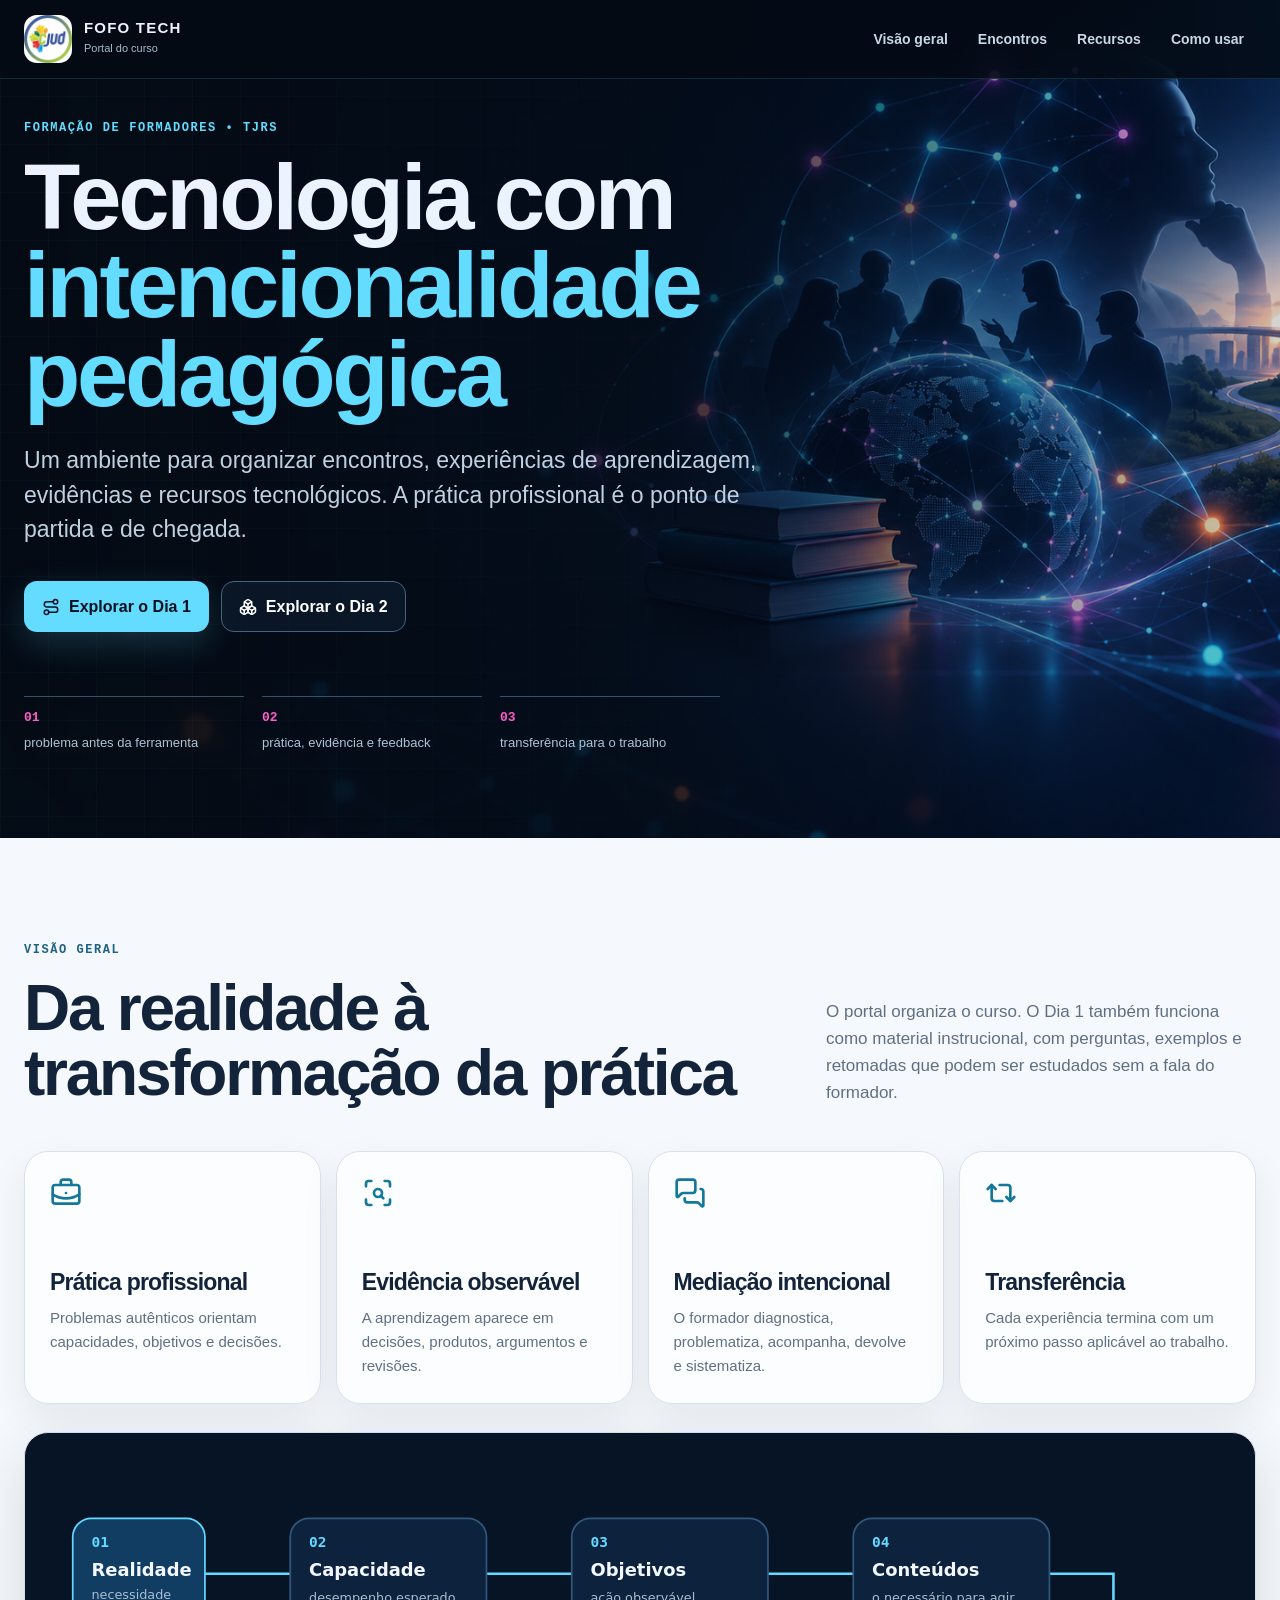
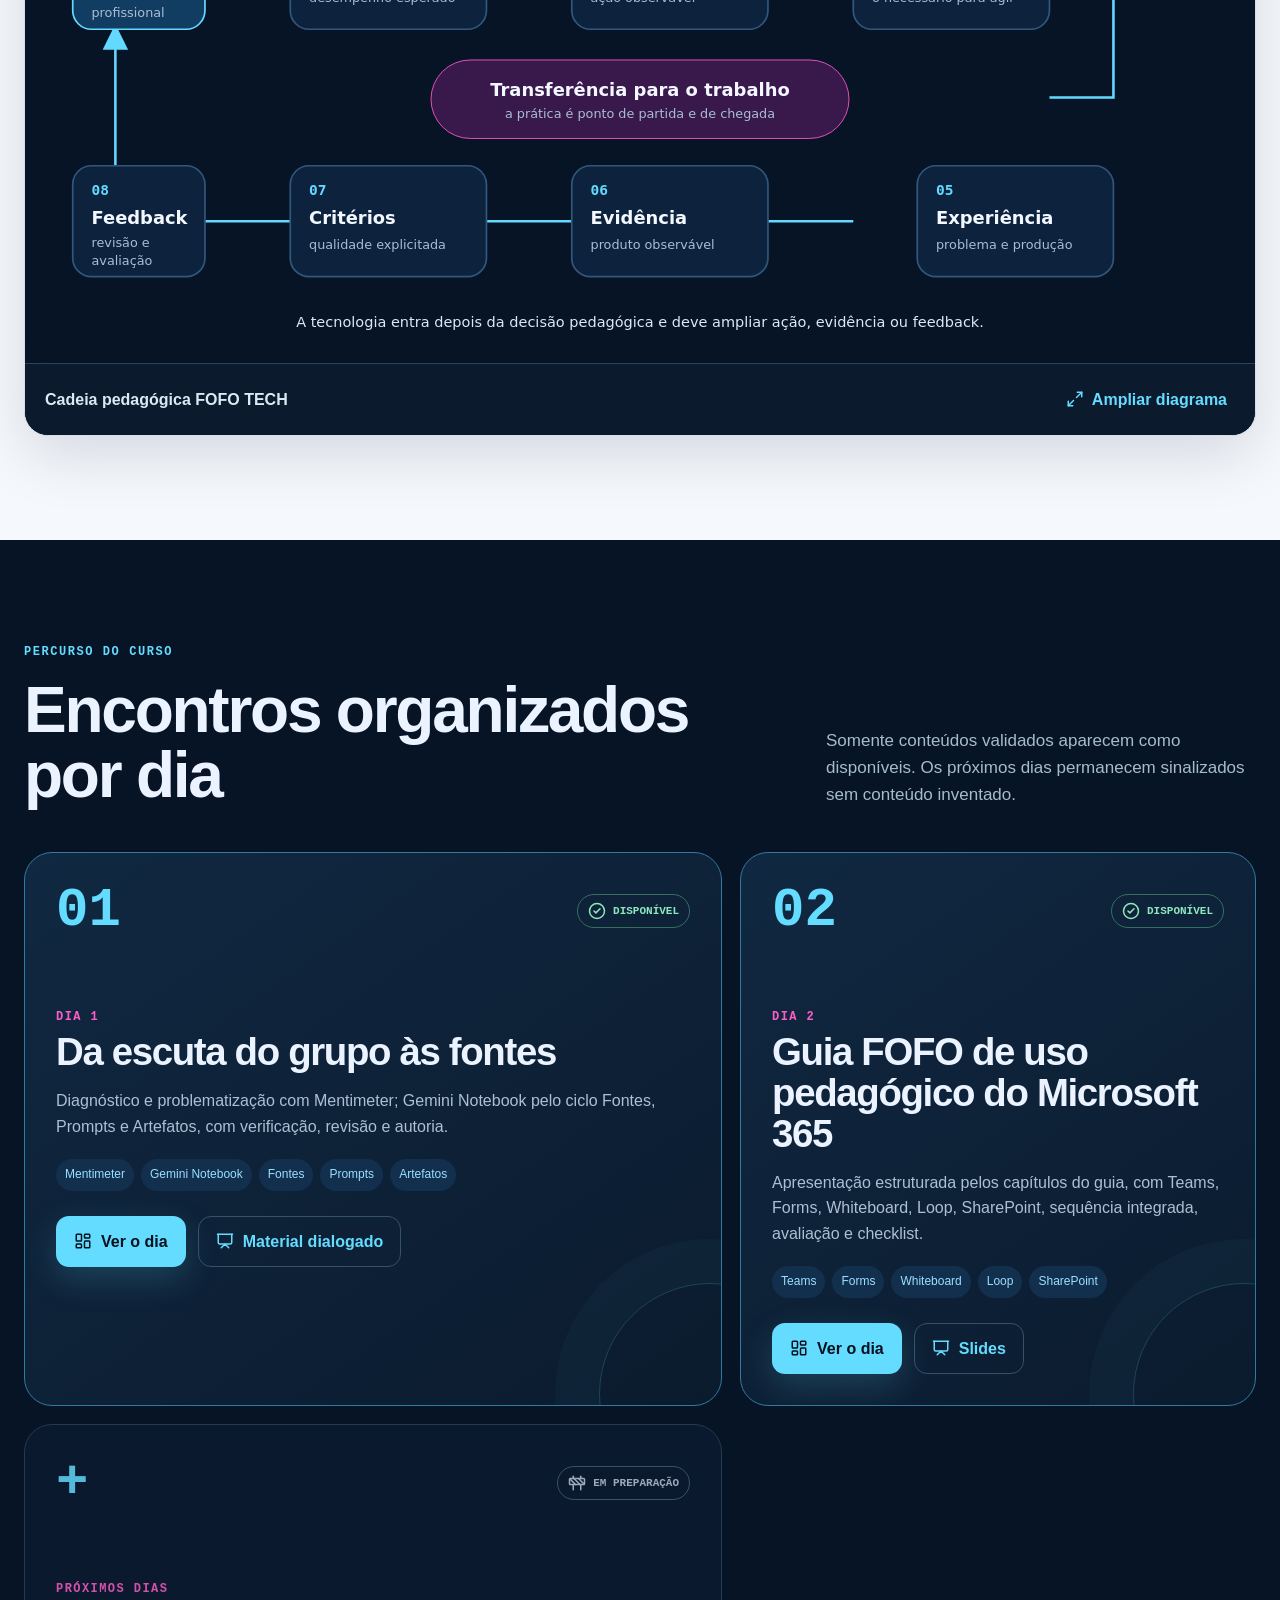
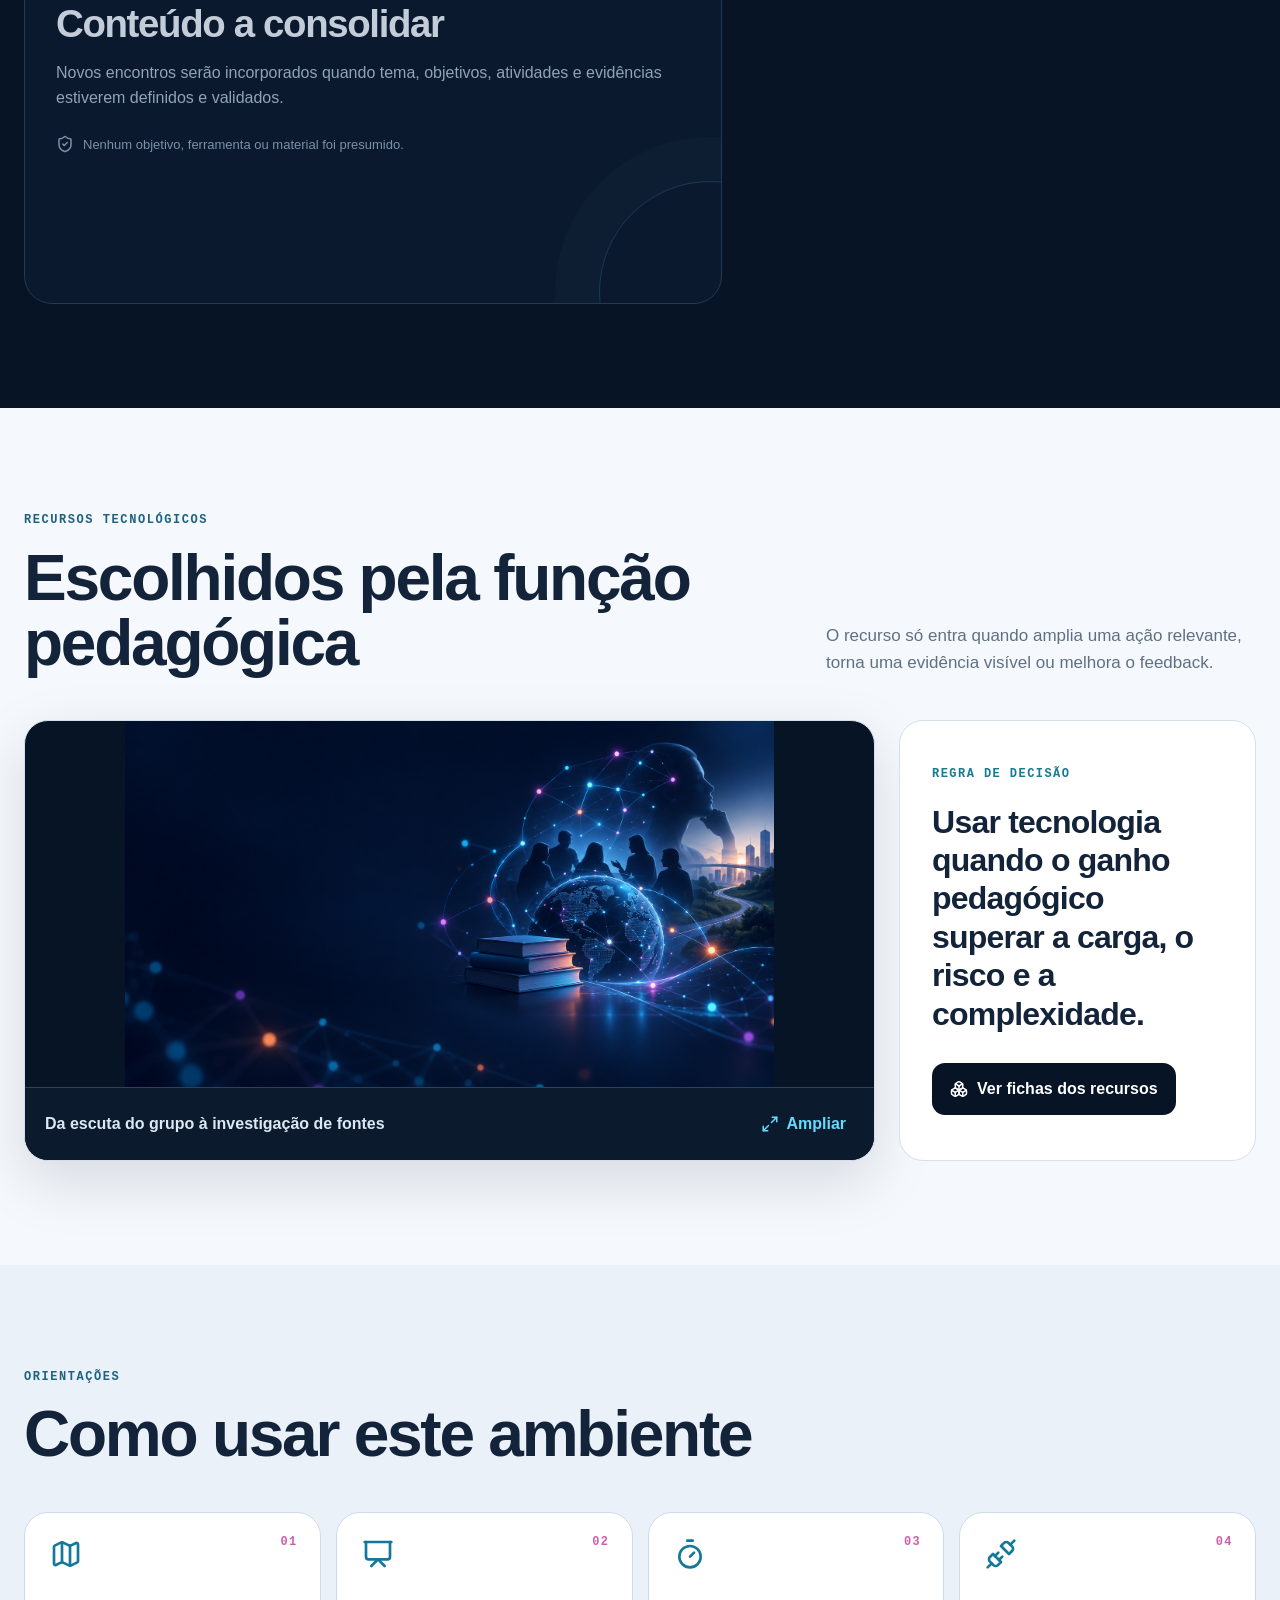
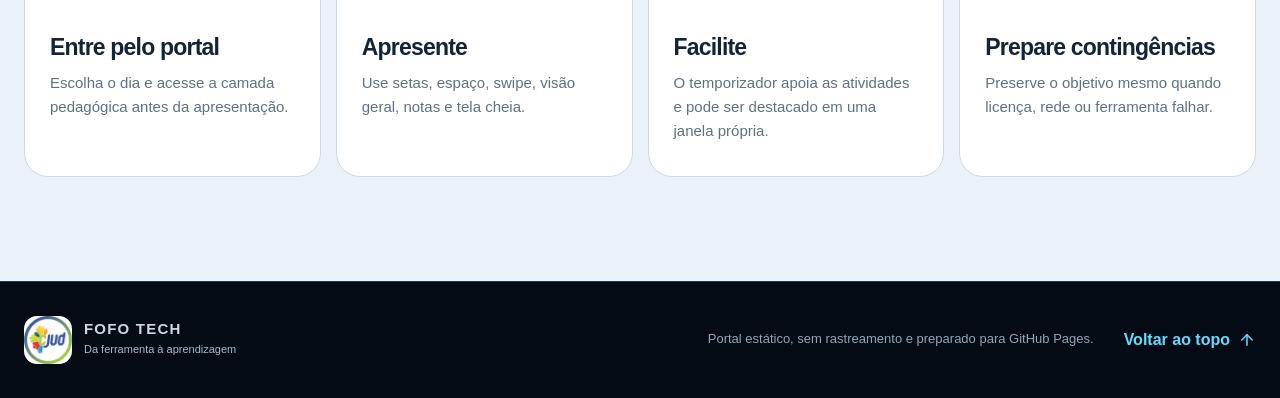
<file: index.html>
<!doctype html>
<html lang="pt-BR">
<head>
  <meta charset="utf-8">
  <meta name="viewport" content="width=device-width, initial-scale=1">
  <meta name="description" content="Portal do curso FOFO TECH: encontros, apresentações, atividades e recursos para aprendizagem mediada por tecnologias.">
  <meta name="theme-color" content="#071426">
  <title>FOFO TECH | Portal do curso</title>
  <link rel="icon" href="./assets/logo-cjud.jpg">
  <link rel="stylesheet" href="./assets/portal.css">
  <script src="./vendor/lucide/lucide.min.js" defer></script>
  <script src="./assets/portal.js" defer></script>
</head>
<body>
  <a class="skip-link" href="#conteudo">Ir para o conteúdo</a>
  <header class="site-header" data-sticky-header>
    <a class="brand" href="./" aria-label="FOFO TECH, início"><img src="./assets/logo-cjud.jpg" alt="Logo do CJUD"><span><strong>FOFO TECH</strong><small>Portal do curso</small></span></a>
    <button class="nav-toggle" type="button" aria-expanded="false" aria-controls="main-nav"><i data-lucide="menu" aria-hidden="true"></i><span class="sr-only">Abrir menu</span></button>
    <nav class="main-nav" id="main-nav" aria-label="Navegação principal"><a href="#visao-geral">Visão geral</a><a href="#encontros">Encontros</a><a href="#recursos">Recursos</a><a href="#orientacoes">Como usar</a></nav>
  </header>
  <main id="conteudo">
    <section class="hero" aria-labelledby="hero-title">
      <div class="hero-media" aria-hidden="true"></div><div class="hero-grid pattern-grid"></div>
      <div class="container hero-content">
        <p class="eyebrow">Formação de formadores • TJRS</p>
        <h1 id="hero-title">Tecnologia com <span>intencionalidade pedagógica</span></h1>
        <p class="hero-lead">Um ambiente para organizar encontros, experiências de aprendizagem, evidências e recursos tecnológicos. A prática profissional é o ponto de partida e de chegada.</p>
        <div class="hero-actions"><a class="button button-primary" href="./dia-1/"><i data-lucide="route" aria-hidden="true"></i>Explorar o Dia 1</a><a class="button button-ghost" href="./dia-2/"><i data-lucide="boxes" aria-hidden="true"></i>Explorar o Dia 2</a></div>
        <ul class="hero-facts" aria-label="Características do curso"><li><span>01</span> problema antes da ferramenta</li><li><span>02</span> prática, evidência e feedback</li><li><span>03</span> transferência para o trabalho</li></ul>
      </div>
    </section>
    <section class="section" id="visao-geral" aria-labelledby="overview-title"><div class="container">
      <div class="section-heading"><div><p class="eyebrow">Visão geral</p><h2 id="overview-title">Da realidade à transformação da prática</h2></div><p>O portal organiza o curso. O Dia 1 também funciona como material instrucional, com perguntas, exemplos e retomadas que podem ser estudados sem a fala do formador.</p></div>
      <div class="principles-grid">
        <article class="glass-card"><i data-lucide="briefcase-business" aria-hidden="true"></i><h3>Prática profissional</h3><p>Problemas autênticos orientam capacidades, objetivos e decisões.</p></article>
        <article class="glass-card"><i data-lucide="scan-search" aria-hidden="true"></i><h3>Evidência observável</h3><p>A aprendizagem aparece em decisões, produtos, argumentos e revisões.</p></article>
        <article class="glass-card"><i data-lucide="messages-square" aria-hidden="true"></i><h3>Mediação intencional</h3><p>O formador diagnostica, problematiza, acompanha, devolve e sistematiza.</p></article>
        <article class="glass-card"><i data-lucide="repeat-2" aria-hidden="true"></i><h3>Transferência</h3><p>Cada experiência termina com um próximo passo aplicável ao trabalho.</p></article>
      </div>
      <figure class="diagram-card media-zoom" data-lightbox-src="./assets/diagramas/cadeia-fofo.svg" data-lightbox-alt="Cadeia pedagógica FOFO TECH, da realidade profissional à transferência para o trabalho"><img src="./assets/diagramas/cadeia-fofo.svg" alt="Cadeia pedagógica FOFO TECH, da realidade profissional à transferência para o trabalho"><figcaption><span>Cadeia pedagógica FOFO TECH</span><button type="button" class="text-button"><i data-lucide="maximize-2" aria-hidden="true"></i>Ampliar diagrama</button></figcaption></figure>
    </div></section>
    <section class="section section-dark" id="encontros" aria-labelledby="meetings-title"><div class="container">
      <div class="section-heading"><div><p class="eyebrow">Percurso do curso</p><h2 id="meetings-title">Encontros organizados por dia</h2></div><p>Somente conteúdos validados aparecem como disponíveis. Os próximos dias permanecem sinalizados sem conteúdo inventado.</p></div>
      <div class="day-grid">
        <article class="day-card day-available"><div class="day-top"><span class="day-number">01</span><span class="status status-ready"><i data-lucide="circle-check" aria-hidden="true"></i>Disponível</span></div><p class="day-label">Dia 1</p><h3>Da escuta do grupo às fontes</h3><p>Diagnóstico e problematização com Mentimeter; Gemini Notebook pelo ciclo Fontes, Prompts e Artefatos, com verificação, revisão e autoria.</p><ul class="tag-list" aria-label="Temas do Dia 1"><li>Mentimeter</li><li>Gemini Notebook</li><li>Fontes</li><li>Prompts</li><li>Artefatos</li></ul><div class="card-actions"><a class="button button-primary" href="./dia-1/"><i data-lucide="layout-dashboard" aria-hidden="true"></i>Ver o dia</a><a class="button button-link" href="./encontro-1/"><i data-lucide="presentation" aria-hidden="true"></i>Material dialogado</a></div></article>
        <article class="day-card day-available"><div class="day-top"><span class="day-number">02</span><span class="status status-ready"><i data-lucide="circle-check" aria-hidden="true"></i>Disponível</span></div><p class="day-label">Dia 2</p><h3>Guia FOFO de uso pedagógico do Microsoft 365</h3><p>Apresentação estruturada pelos capítulos do guia, com Teams, Forms, Whiteboard, Loop, SharePoint, sequência integrada, avaliação e checklist.</p><ul class="tag-list" aria-label="Temas do Dia 2"><li>Teams</li><li>Forms</li><li>Whiteboard</li><li>Loop</li><li>SharePoint</li></ul><div class="card-actions"><a class="button button-primary" href="./dia-2/"><i data-lucide="layout-dashboard" aria-hidden="true"></i>Ver o dia</a><a class="button button-link" href="./encontro-2/"><i data-lucide="presentation" aria-hidden="true"></i>Slides</a></div></article>
        <article class="day-card day-pending" aria-label="Próximos encontros em preparação"><div class="day-top"><span class="day-number">+</span><span class="status"><i data-lucide="construction" aria-hidden="true"></i>Em preparação</span></div><p class="day-label">Próximos dias</p><h3>Conteúdo a consolidar</h3><p>Novos encontros serão incorporados quando tema, objetivos, atividades e evidências estiverem definidos e validados.</p><p class="pending-note"><i data-lucide="shield-check" aria-hidden="true"></i>Nenhum objetivo, ferramenta ou material foi presumido.</p></article>
      </div>
    </div></section>
    <section class="section" id="recursos" aria-labelledby="resources-title"><div class="container">
      <div class="section-heading"><div><p class="eyebrow">Recursos tecnológicos</p><h2 id="resources-title">Escolhidos pela função pedagógica</h2></div><p>O recurso só entra quando amplia uma ação relevante, torna uma evidência visível ou melhora o feedback.</p></div>
      <div class="resource-preview">
        <figure class="diagram-card media-zoom" data-lightbox-src="./assets/imagens/fofo-tech-aprendizagem-em-rede.png" data-lightbox-alt="Pessoas, livros e conexões digitais representando aprendizagem em rede"><img src="./assets/imagens/fofo-tech-aprendizagem-em-rede.png" alt="Pessoas, livros e conexões digitais representando aprendizagem em rede"><figcaption><span>Da escuta do grupo à investigação de fontes</span><button type="button" class="text-button"><i data-lucide="maximize-2" aria-hidden="true"></i>Ampliar</button></figcaption></figure>
        <div class="resource-summary"><span class="mono-label">REGRA DE DECISÃO</span><blockquote>Usar tecnologia quando o ganho pedagógico superar a carga, o risco e a complexidade.</blockquote><a class="button button-dark" href="./dia-1/#recursos"><i data-lucide="boxes" aria-hidden="true"></i>Ver fichas dos recursos</a></div>
      </div>
    </div></section>
    <section class="section section-accent" id="orientacoes" aria-labelledby="guide-title"><div class="container">
      <div class="section-heading"><div><p class="eyebrow">Orientações</p><h2 id="guide-title">Como usar este ambiente</h2></div></div>
      <div class="guide-grid"><article><span class="step-index">01</span><i data-lucide="map" aria-hidden="true"></i><h3>Entre pelo portal</h3><p>Escolha o dia e acesse a camada pedagógica antes da apresentação.</p></article><article><span class="step-index">02</span><i data-lucide="presentation" aria-hidden="true"></i><h3>Apresente</h3><p>Use setas, espaço, swipe, visão geral, notas e tela cheia.</p></article><article><span class="step-index">03</span><i data-lucide="timer" aria-hidden="true"></i><h3>Facilite</h3><p>O temporizador apoia as atividades e pode ser destacado em uma janela própria.</p></article><article><span class="step-index">04</span><i data-lucide="unplug" aria-hidden="true"></i><h3>Prepare contingências</h3><p>Preserve o objetivo mesmo quando licença, rede ou ferramenta falhar.</p></article></div>
    </div></section>
  </main>
  <footer class="site-footer"><div class="container footer-grid"><div class="brand"><img src="./assets/logo-cjud.jpg" alt=""><span><strong>FOFO TECH</strong><small>Da ferramenta à aprendizagem</small></span></div><p>Portal estático, sem rastreamento e preparado para GitHub Pages.</p><a href="#conteudo">Voltar ao topo <i data-lucide="arrow-up" aria-hidden="true"></i></a></div></footer>
  <dialog class="lightbox" aria-labelledby="lightbox-caption"><button class="lightbox-close" type="button" aria-label="Fechar imagem"><i data-lucide="x" aria-hidden="true"></i></button><div class="lightbox-stage"><img alt=""><p id="lightbox-caption"></p></div></dialog>
</body>
</html>
</file>
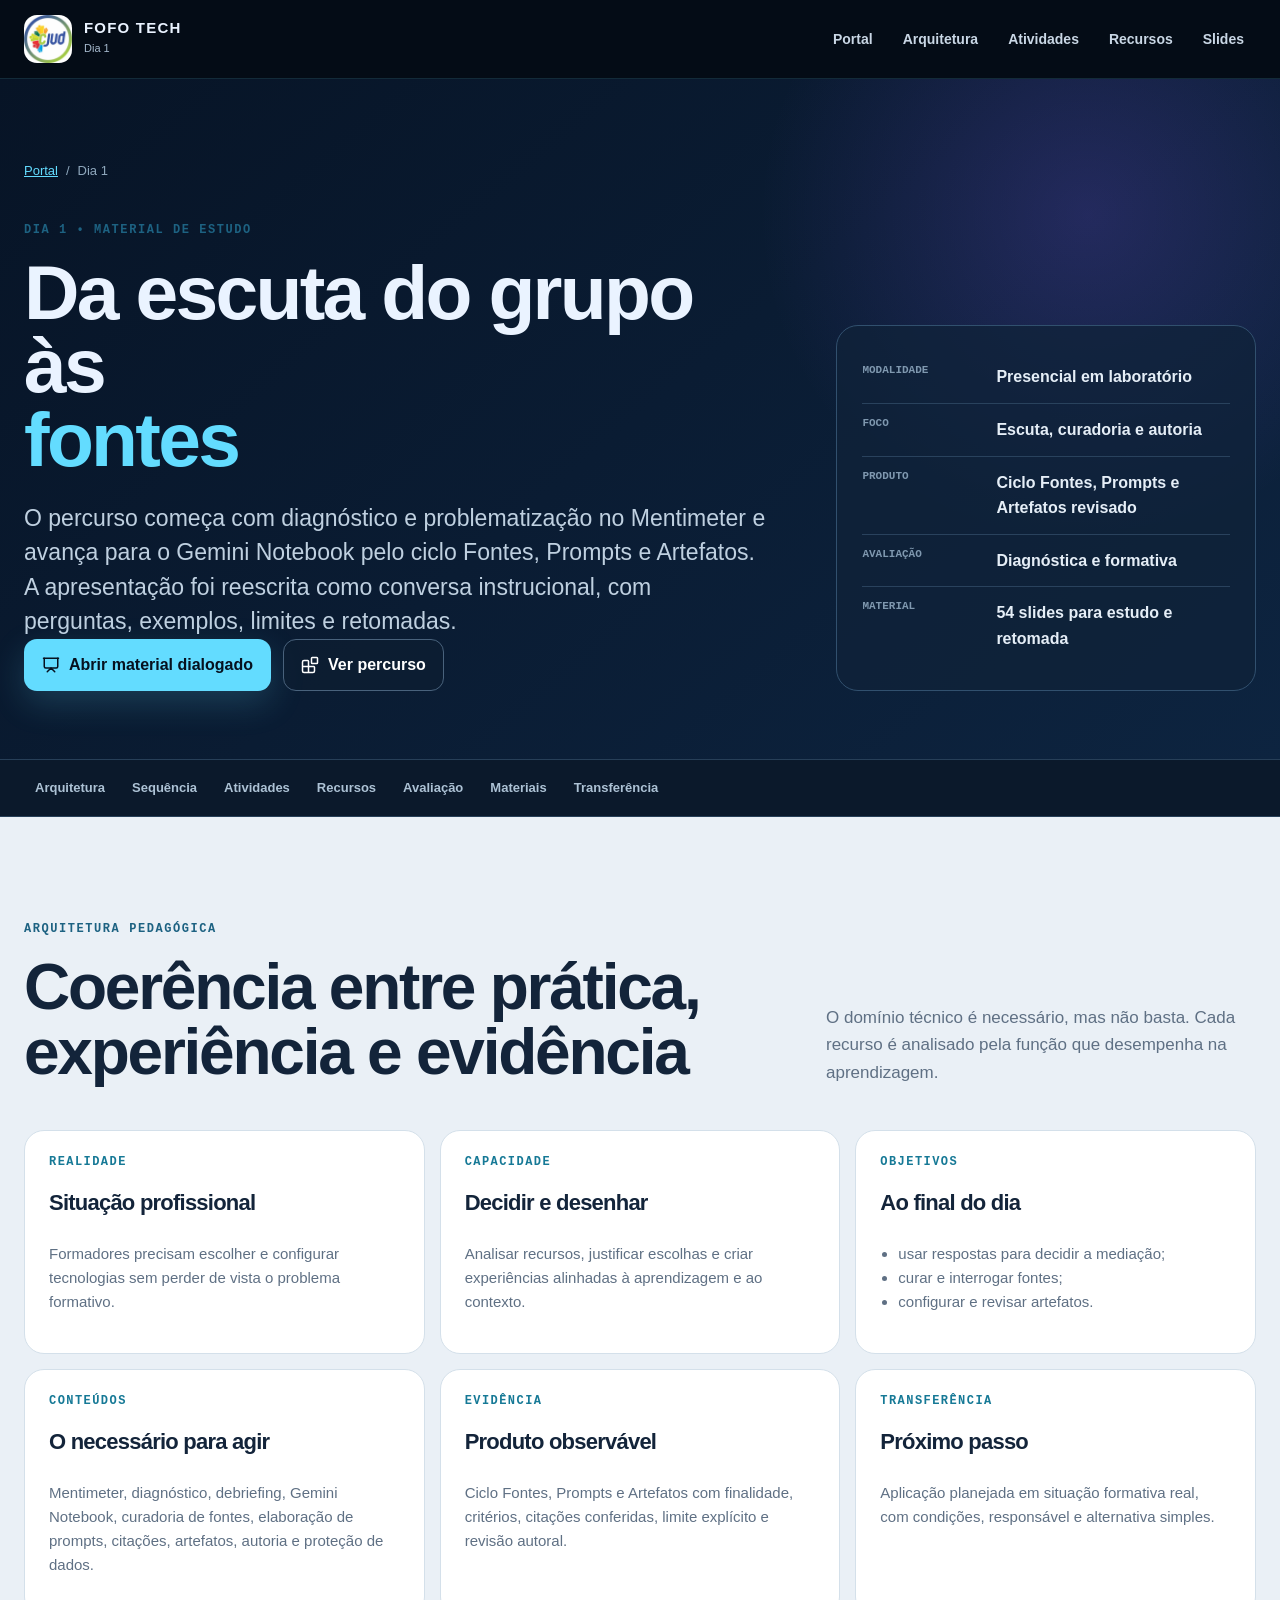
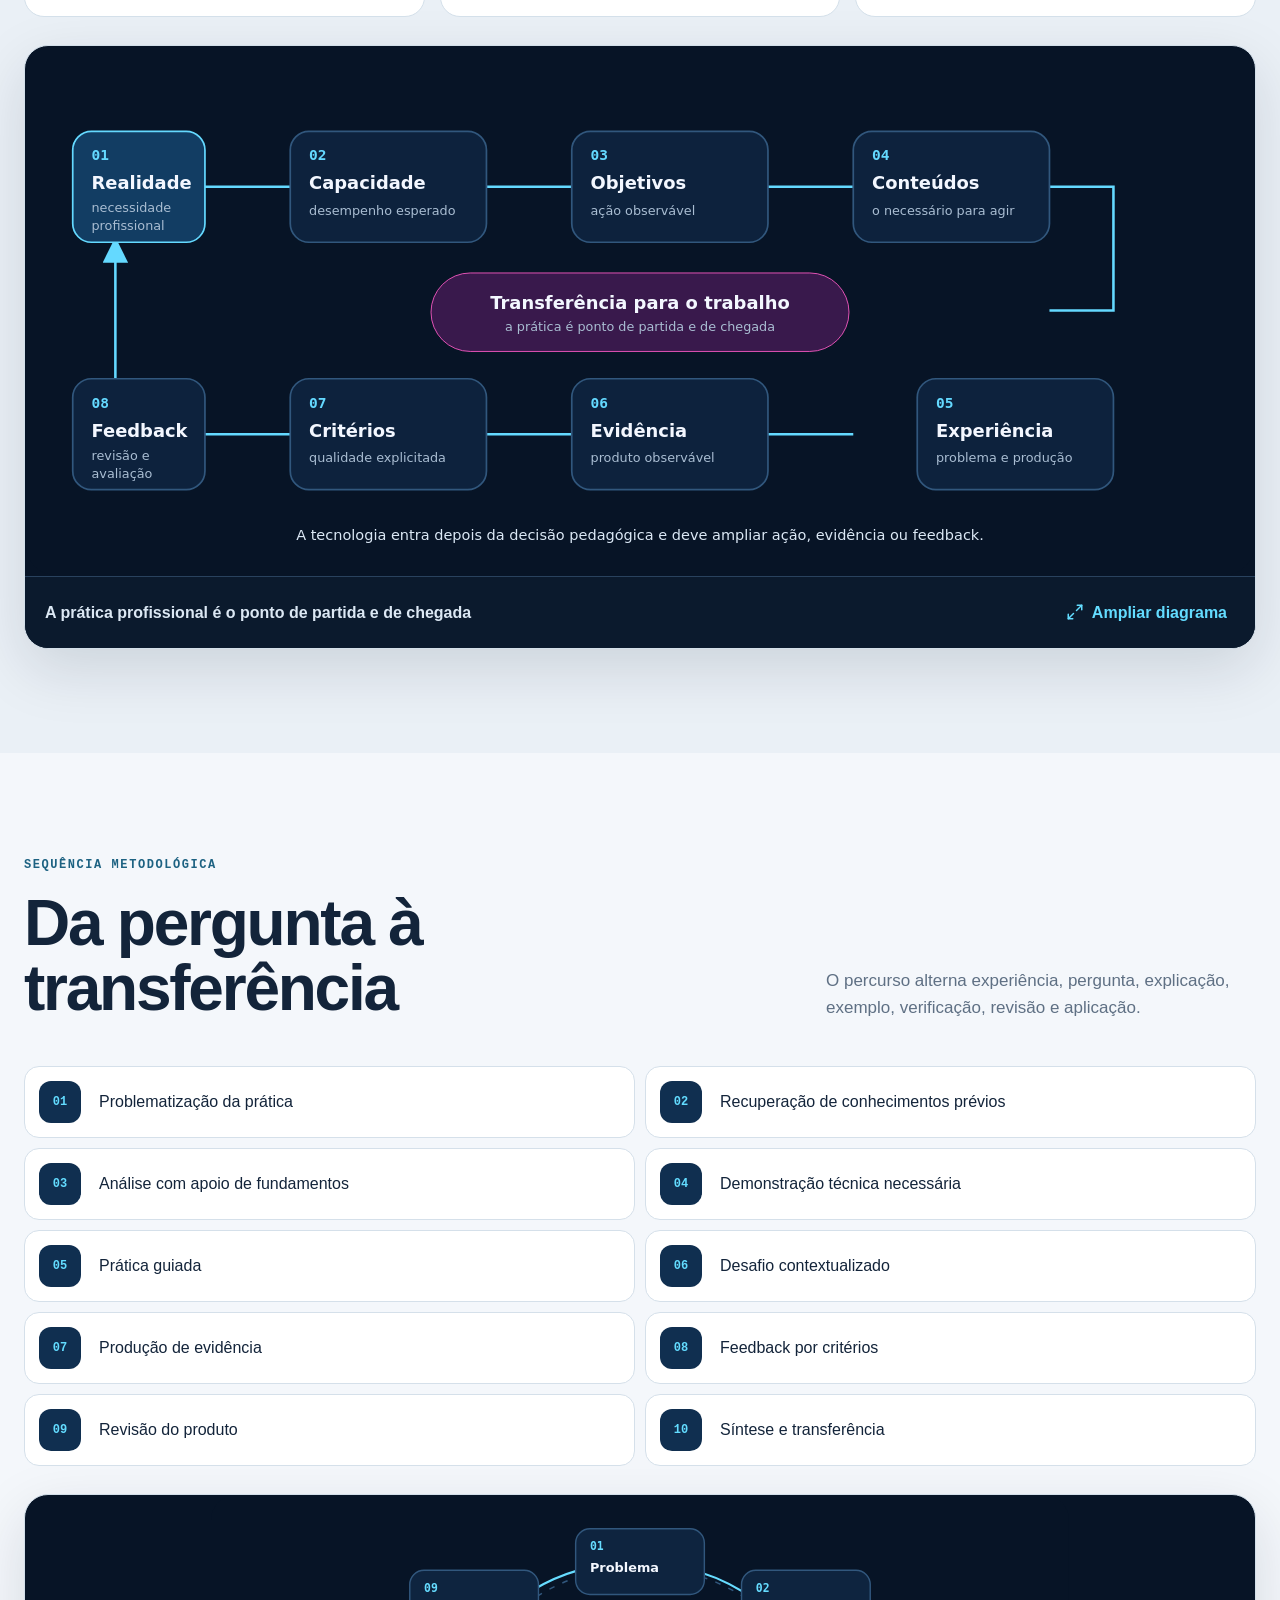
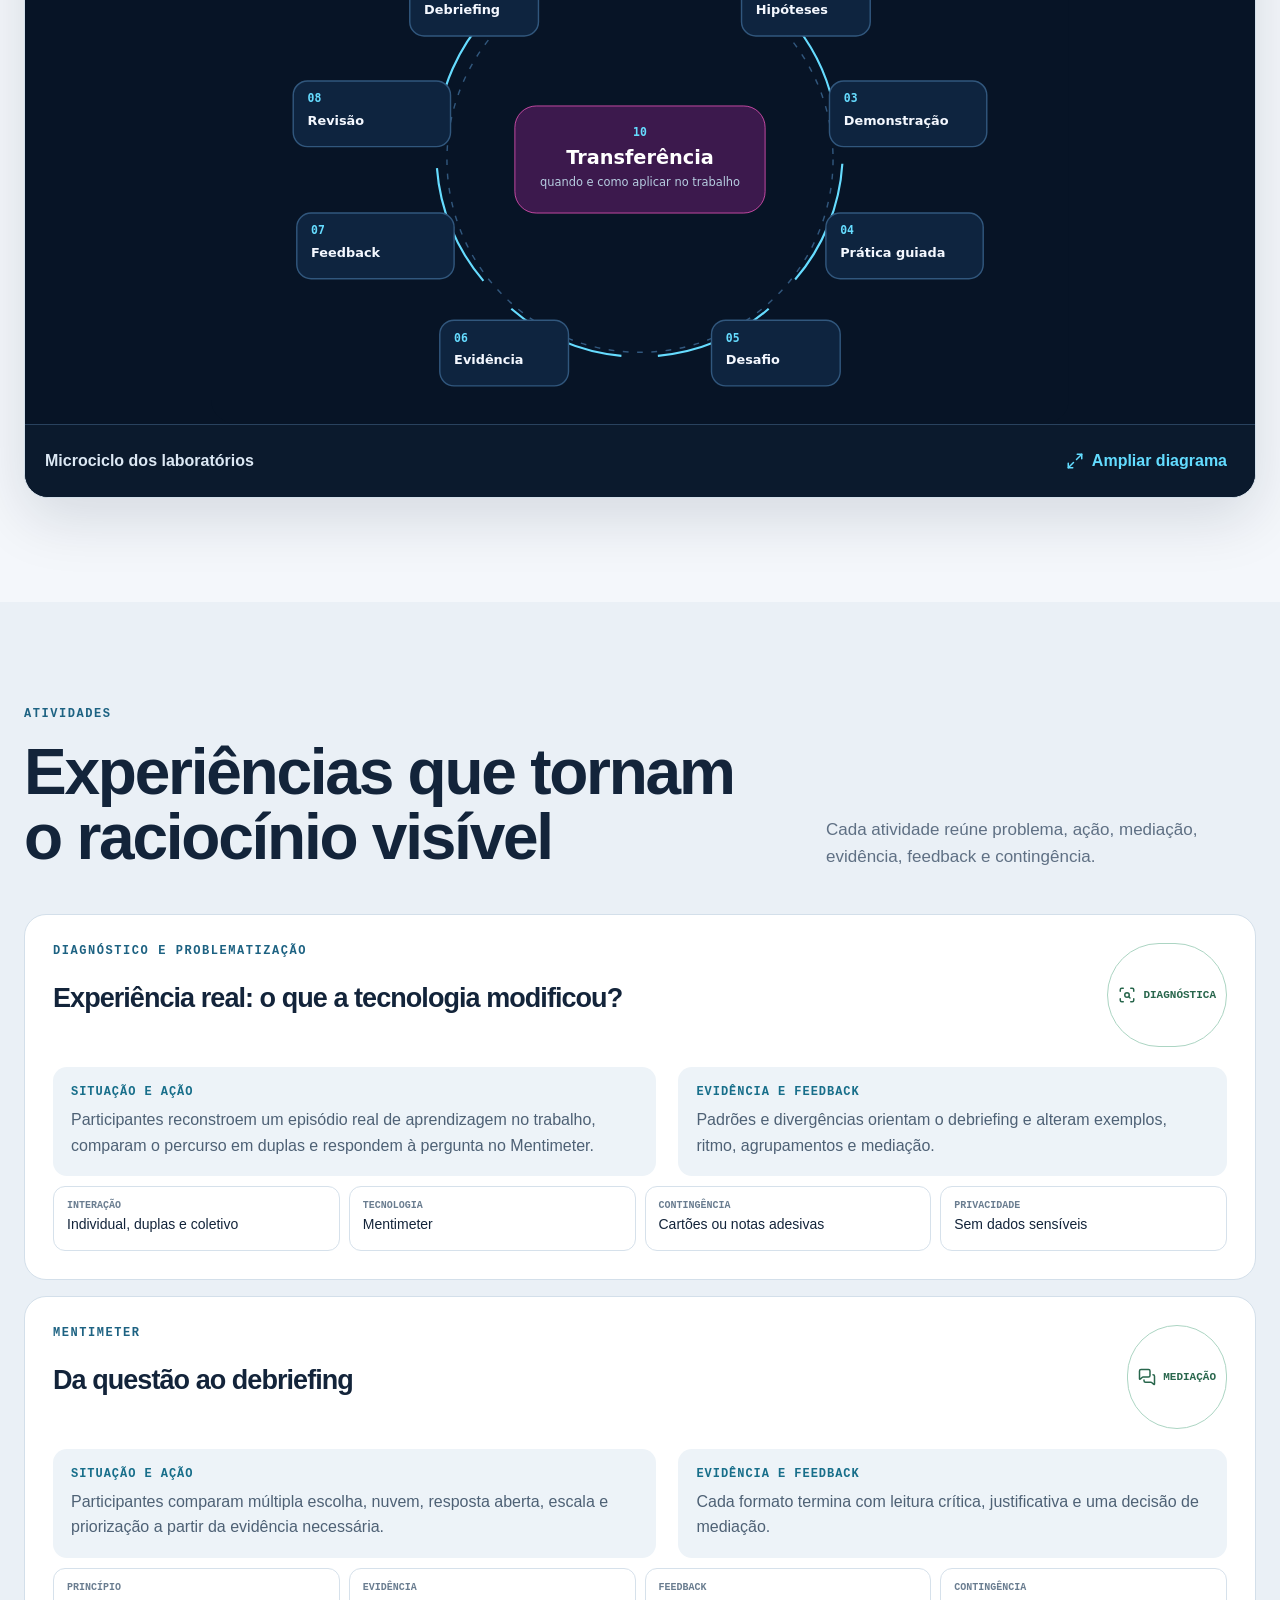
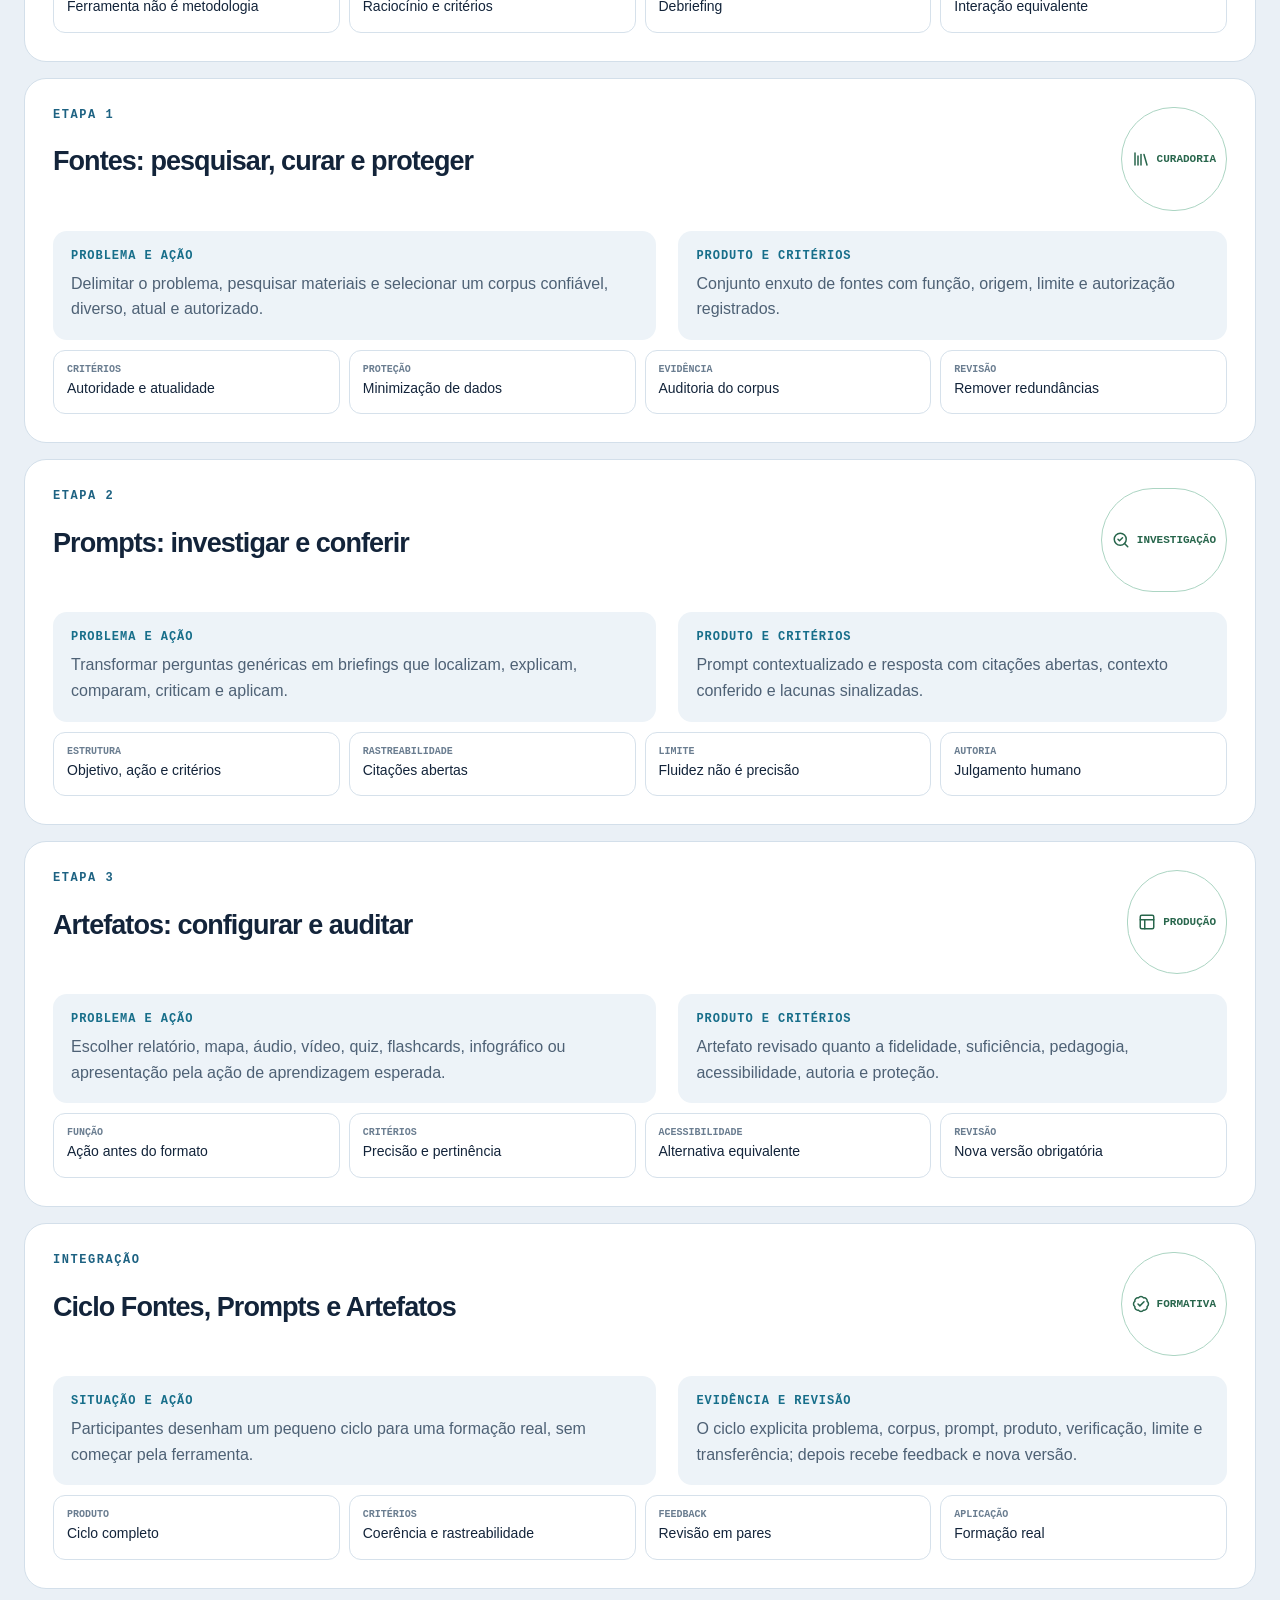
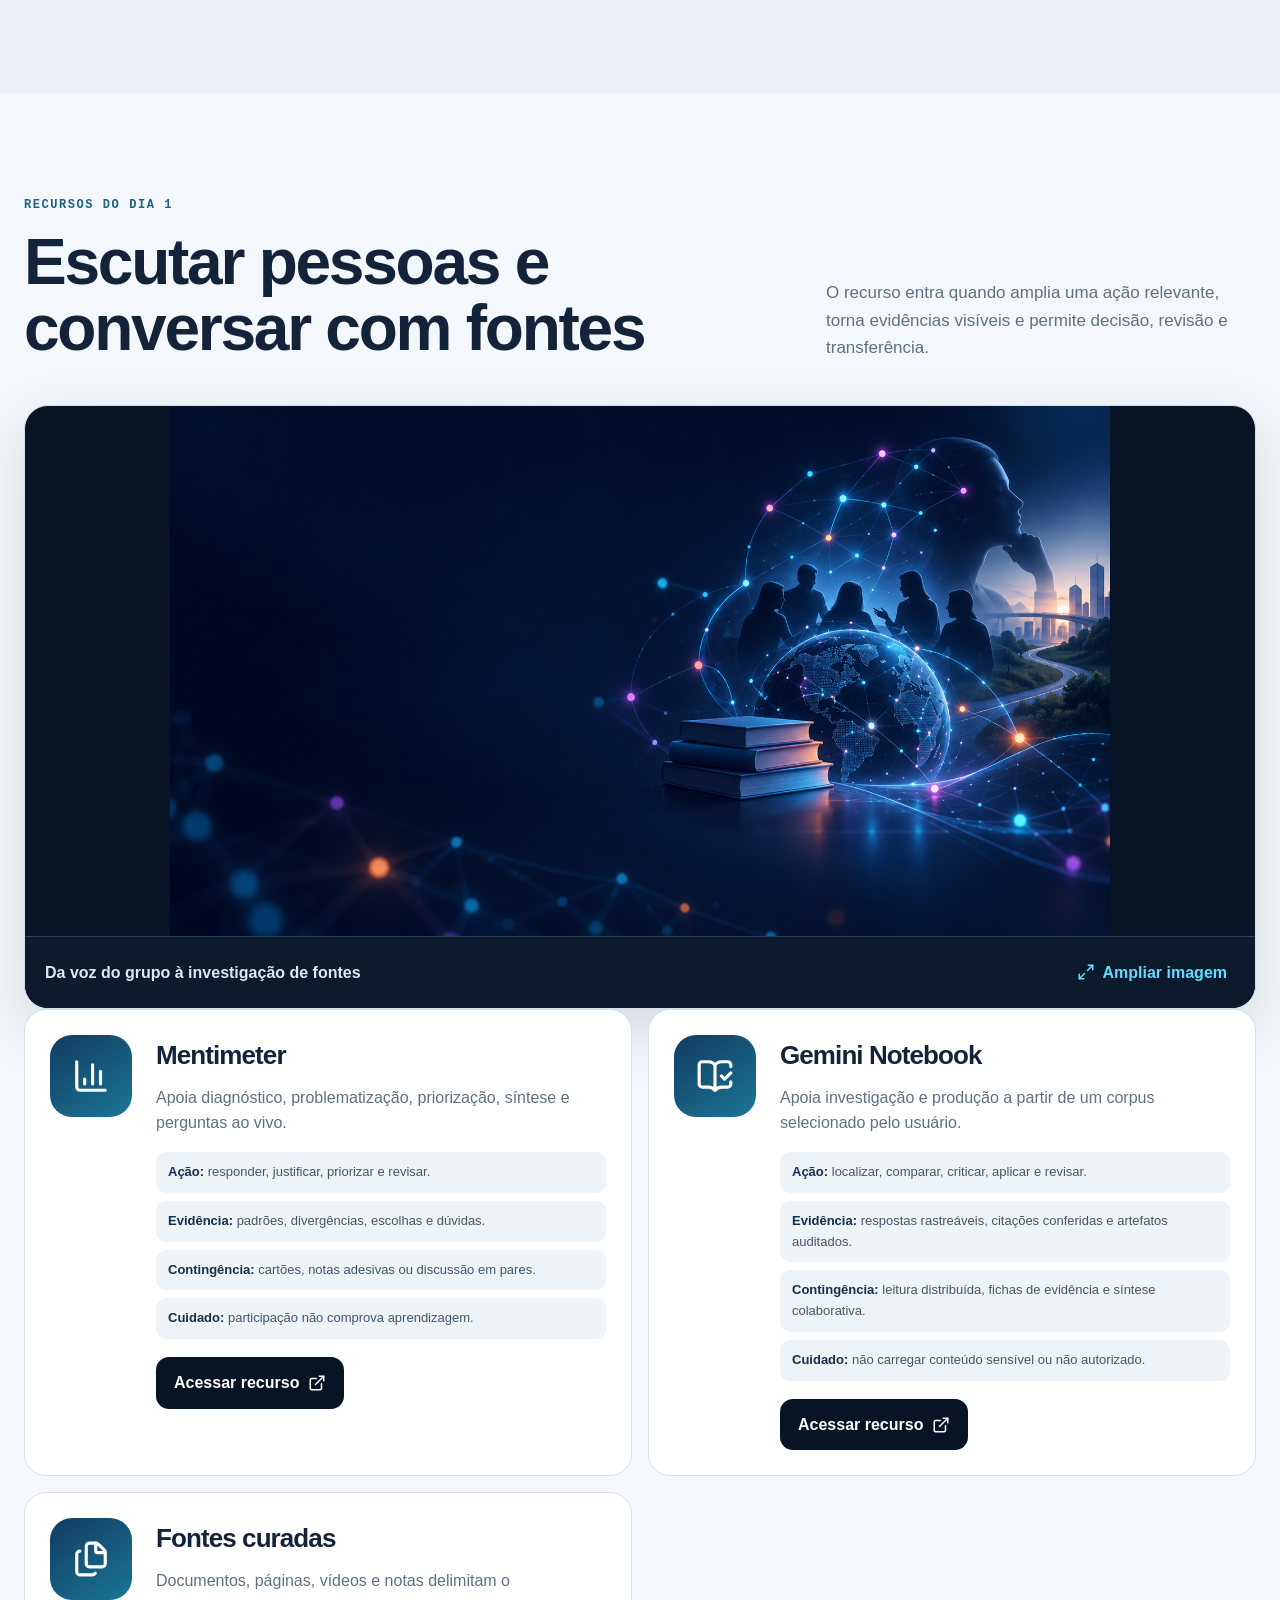
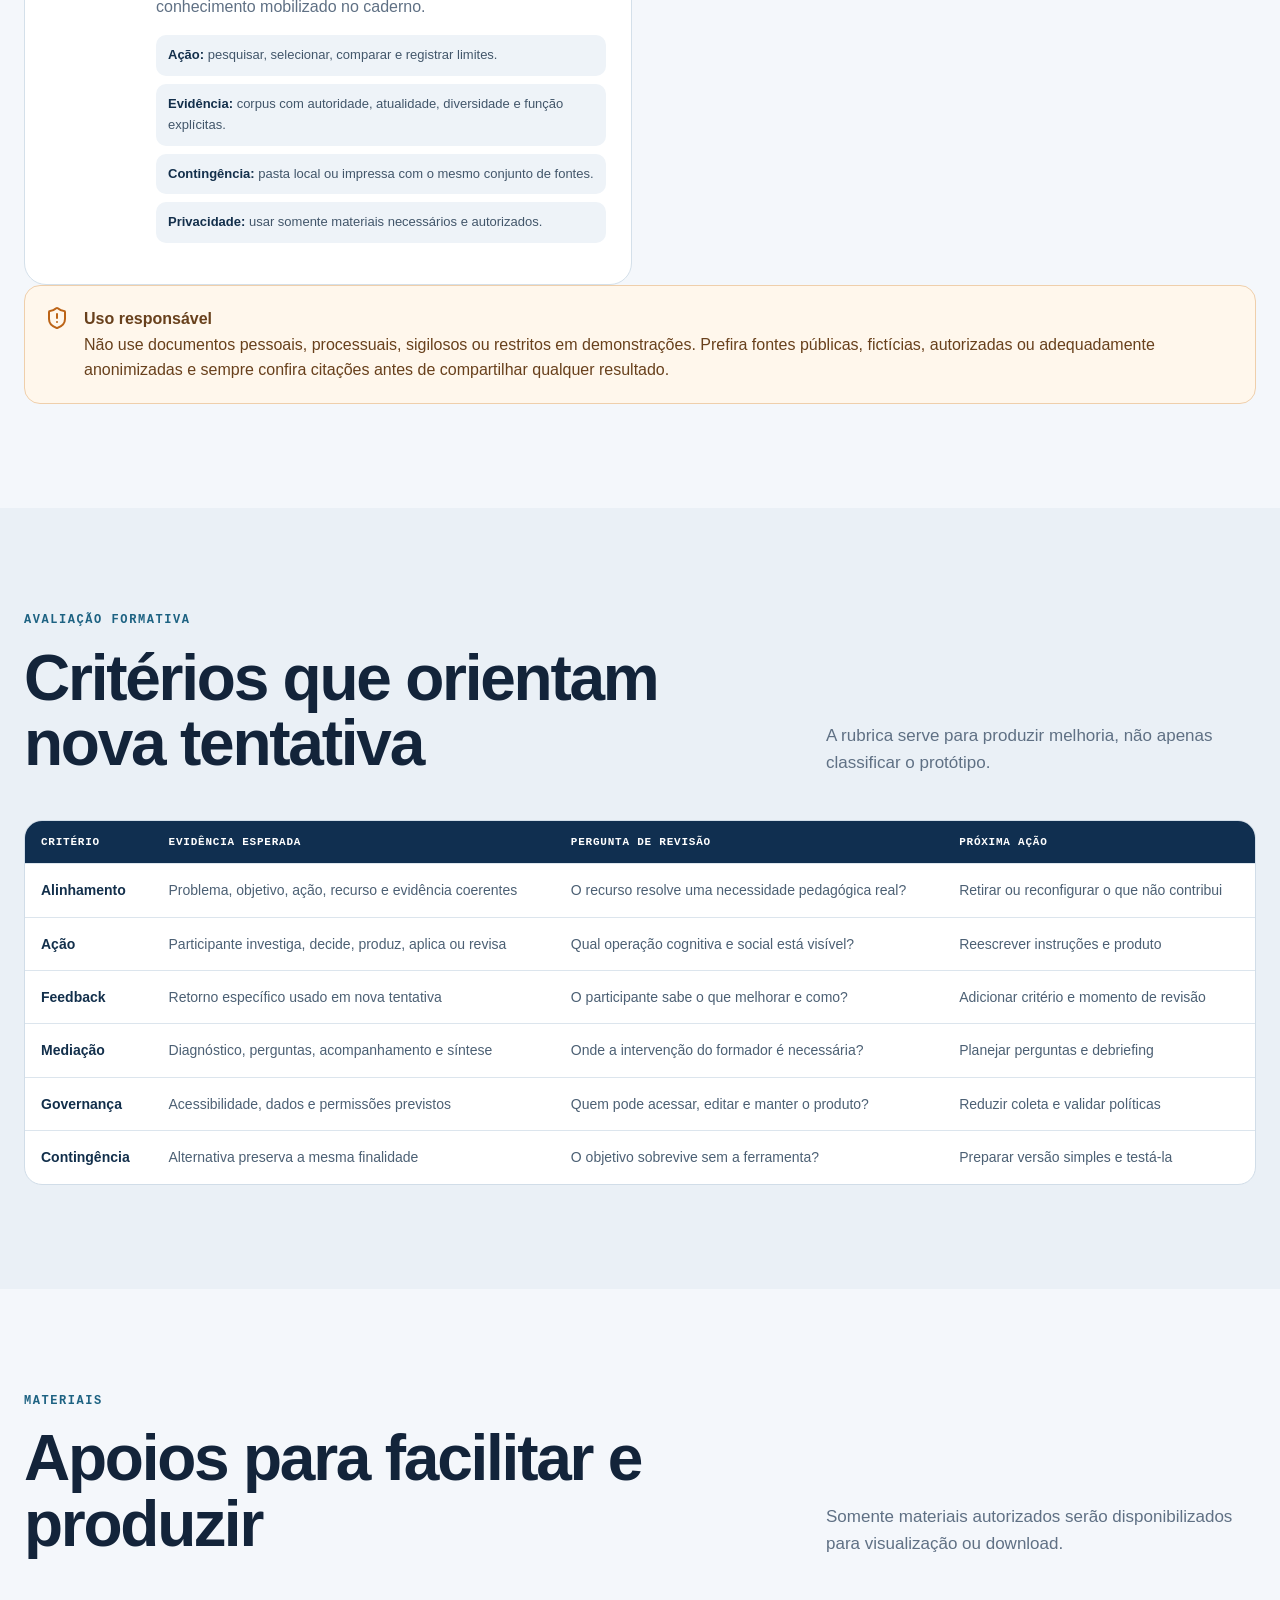
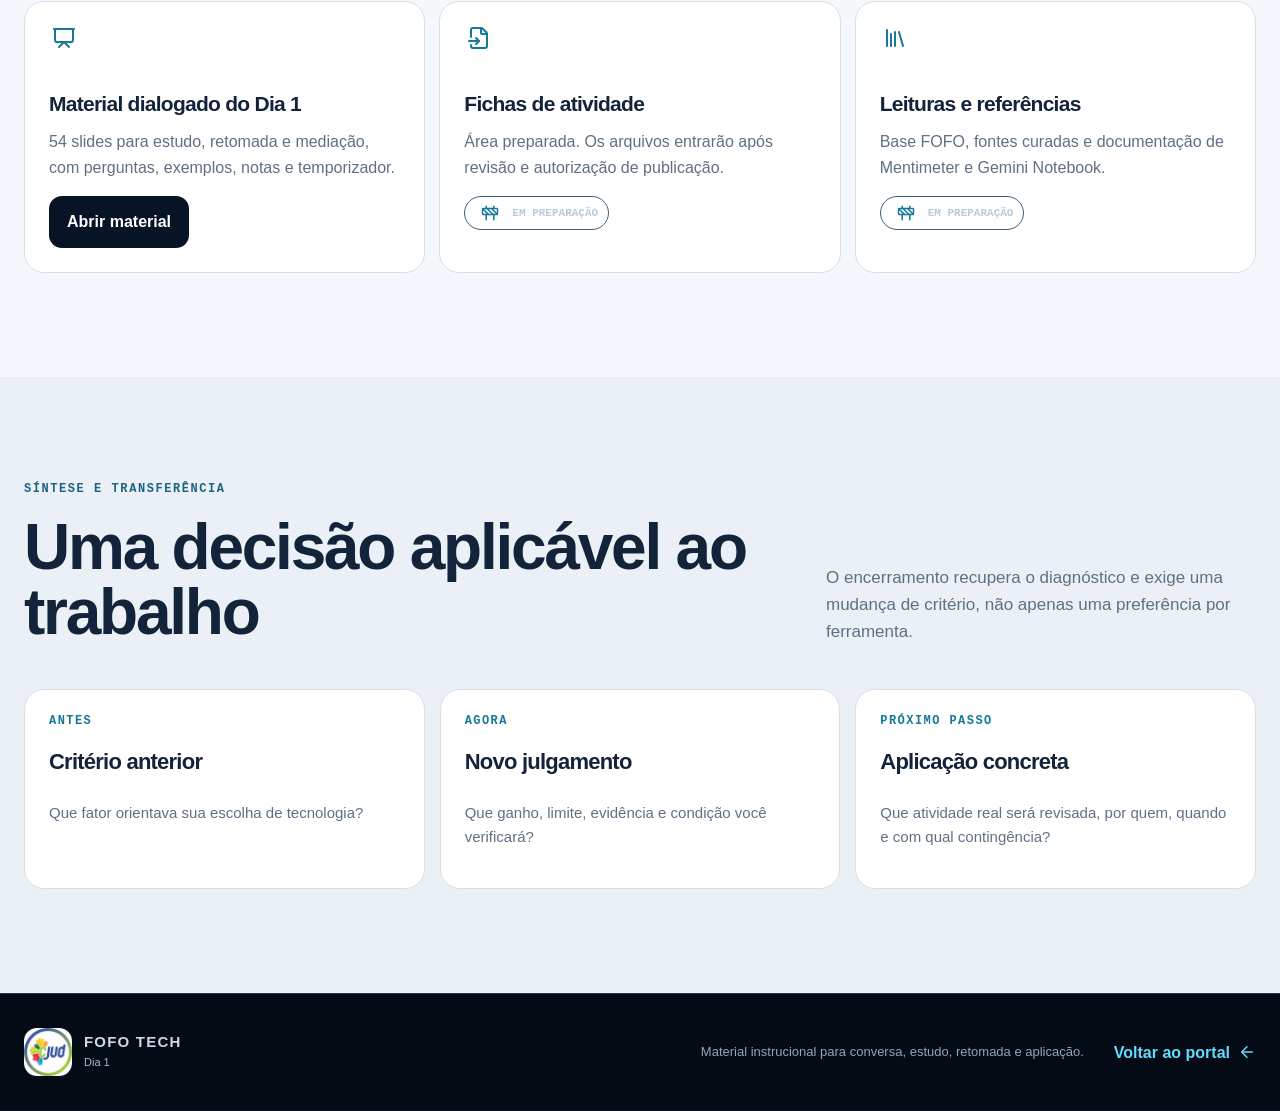
<file: dia-1/index.html>
<!doctype html>
<html lang="pt-BR">
<head>
  <meta charset="utf-8">
  <meta name="viewport" content="width=device-width, initial-scale=1">
  <meta name="description" content="Dia 1 do FOFO TECH: Mentimeter e Gemini Notebook em uma abordagem dialogada, da escuta do grupo às fontes, prompts e artefatos.">
  <meta name="theme-color" content="#071426">
  <title>Dia 1 | FOFO TECH</title>
  <link rel="icon" href="../assets/logo-cjud.jpg">
  <link rel="stylesheet" href="../assets/portal.css">
  <script src="../vendor/lucide/lucide.min.js" defer></script>
  <script src="../assets/portal.js" defer></script>
</head>
<body class="subpage">
  <a class="skip-link" href="#conteudo">Ir para o conteúdo</a>
  <header class="site-header" data-sticky-header>
    <a class="brand" href="../" aria-label="FOFO TECH, voltar ao portal"><img src="../assets/logo-cjud.jpg" alt="Logo do CJUD"><span><strong>FOFO TECH</strong><small>Dia 1</small></span></a>
    <button class="nav-toggle" type="button" aria-expanded="false" aria-controls="main-nav"><i data-lucide="menu" aria-hidden="true"></i><span class="sr-only">Abrir menu</span></button>
    <nav class="main-nav" id="main-nav" aria-label="Navegação principal"><a href="../">Portal</a><a href="#arquitetura">Arquitetura</a><a href="#atividades">Atividades</a><a href="#recursos">Recursos</a><a href="../encontro-1/">Slides</a></nav>
  </header>
  <main id="conteudo">
    <section class="day-hero"><div class="container">
      <nav class="breadcrumb" aria-label="Trilha de navegação"><a href="../">Portal</a><span aria-hidden="true">/</span><span aria-current="page">Dia 1</span></nav>
      <div class="day-hero-grid"><div><p class="eyebrow">Dia 1 • material de estudo</p><h1>Da escuta do grupo às <span>fontes</span></h1><p class="hero-lead">O percurso começa com diagnóstico e problematização no Mentimeter e avança para o Gemini Notebook pelo ciclo Fontes, Prompts e Artefatos. A apresentação foi reescrita como conversa instrucional, com perguntas, exemplos, limites e retomadas.</p><div class="hero-actions"><a class="button button-primary" href="../encontro-1/"><i data-lucide="presentation" aria-hidden="true"></i>Abrir material dialogado</a><a class="button button-ghost" href="#atividades"><i data-lucide="blocks" aria-hidden="true"></i>Ver percurso</a></div></div>
      <aside class="day-panel" aria-label="Resumo do Dia 1"><dl><div><dt>Modalidade</dt><dd>Presencial em laboratório</dd></div><div><dt>Foco</dt><dd>Escuta, curadoria e autoria</dd></div><div><dt>Produto</dt><dd>Ciclo Fontes, Prompts e Artefatos revisado</dd></div><div><dt>Avaliação</dt><dd>Diagnóstica e formativa</dd></div><div><dt>Material</dt><dd>54 slides para estudo e retomada</dd></div></dl></aside></div>
    </div></section>
    <nav class="anchor-nav" aria-label="Seções do Dia 1"><div class="container"><a href="#arquitetura">Arquitetura</a><a href="#sequencia">Sequência</a><a href="#atividades">Atividades</a><a href="#recursos">Recursos</a><a href="#avaliacao">Avaliação</a><a href="#materiais">Materiais</a><a href="#transferencia">Transferência</a></div></nav>

    <section class="section" id="arquitetura" aria-labelledby="architecture-title"><div class="container">
      <div class="section-heading"><div><p class="eyebrow">Arquitetura pedagógica</p><h2 id="architecture-title">Coerência entre prática, experiência e evidência</h2></div><p>O domínio técnico é necessário, mas não basta. Cada recurso é analisado pela função que desempenha na aprendizagem.</p></div>
      <div class="outcome-grid">
        <article class="outcome-card"><span class="mono-label">REALIDADE</span><h3>Situação profissional</h3><p>Formadores precisam escolher e configurar tecnologias sem perder de vista o problema formativo.</p></article>
        <article class="outcome-card"><span class="mono-label">CAPACIDADE</span><h3>Decidir e desenhar</h3><p>Analisar recursos, justificar escolhas e criar experiências alinhadas à aprendizagem e ao contexto.</p></article>
        <article class="outcome-card"><span class="mono-label">OBJETIVOS</span><h3>Ao final do dia</h3><ul><li>usar respostas para decidir a mediação;</li><li>curar e interrogar fontes;</li><li>configurar e revisar artefatos.</li></ul></article>
        <article class="outcome-card"><span class="mono-label">CONTEÚDOS</span><h3>O necessário para agir</h3><p>Mentimeter, diagnóstico, debriefing, Gemini Notebook, curadoria de fontes, elaboração de prompts, citações, artefatos, autoria e proteção de dados.</p></article>
        <article class="outcome-card"><span class="mono-label">EVIDÊNCIA</span><h3>Produto observável</h3><p>Ciclo Fontes, Prompts e Artefatos com finalidade, critérios, citações conferidas, limite explícito e revisão autoral.</p></article>
        <article class="outcome-card"><span class="mono-label">TRANSFERÊNCIA</span><h3>Próximo passo</h3><p>Aplicação planejada em situação formativa real, com condições, responsável e alternativa simples.</p></article>
      </div>
      <figure class="diagram-card media-zoom" data-lightbox-src="../assets/diagramas/cadeia-fofo.svg" data-lightbox-alt="Cadeia pedagógica FOFO TECH, da realidade profissional à transferência para o trabalho"><img src="../assets/diagramas/cadeia-fofo.svg" alt="Cadeia pedagógica FOFO TECH, da realidade profissional à transferência para o trabalho"><figcaption><span>A prática profissional é o ponto de partida e de chegada</span><button type="button" class="text-button"><i data-lucide="maximize-2" aria-hidden="true"></i>Ampliar diagrama</button></figcaption></figure>
    </div></section>

    <section class="section" id="sequencia" aria-labelledby="sequence-title"><div class="container">
      <div class="section-heading"><div><p class="eyebrow">Sequência metodológica</p><h2 id="sequence-title">Da pergunta à transferência</h2></div><p>O percurso alterna experiência, pergunta, explicação, exemplo, verificação, revisão e aplicação.</p></div>
      <ol class="method-list"><li>Problematização da prática</li><li>Recuperação de conhecimentos prévios</li><li>Análise com apoio de fundamentos</li><li>Demonstração técnica necessária</li><li>Prática guiada</li><li>Desafio contextualizado</li><li>Produção de evidência</li><li>Feedback por critérios</li><li>Revisão do produto</li><li>Síntese e transferência</li></ol>
      <figure class="diagram-card media-zoom" data-lightbox-src="../assets/diagramas/microciclo-laboratorio.svg" data-lightbox-alt="Microciclo dos laboratórios FOFO TECH com dez etapas"><img src="../assets/diagramas/microciclo-laboratorio.svg" alt="Microciclo dos laboratórios FOFO TECH com dez etapas"><figcaption><span>Microciclo dos laboratórios</span><button type="button" class="text-button"><i data-lucide="maximize-2" aria-hidden="true"></i>Ampliar diagrama</button></figcaption></figure>
    </div></section>

    <section class="section" id="atividades" aria-labelledby="activities-title"><div class="container">
      <div class="section-heading"><div><p class="eyebrow">Atividades</p><h2 id="activities-title">Experiências que tornam o raciocínio visível</h2></div><p>Cada atividade reúne problema, ação, mediação, evidência, feedback e contingência.</p></div>
      <div class="activity-list">
        <article class="activity-card"><header><div><p class="eyebrow">Diagnóstico e problematização</p><h3>Experiência real: o que a tecnologia modificou?</h3></div><span class="status"><i data-lucide="scan-search" aria-hidden="true"></i>Diagnóstica</span></header><div class="activity-core"><div><h4>Situação e ação</h4><p>Participantes reconstroem um episódio real de aprendizagem no trabalho, comparam o percurso em duplas e respondem à pergunta no Mentimeter.</p></div><div><h4>Evidência e feedback</h4><p>Padrões e divergências orientam o debriefing e alteram exemplos, ritmo, agrupamentos e mediação.</p></div></div><div class="activity-meta-grid"><div><b>Interação</b><span>Individual, duplas e coletivo</span></div><div><b>Tecnologia</b><span>Mentimeter</span></div><div><b>Contingência</b><span>Cartões ou notas adesivas</span></div><div><b>Privacidade</b><span>Sem dados sensíveis</span></div></div></article>
        <article class="activity-card"><header><div><p class="eyebrow">Mentimeter</p><h3>Da questão ao debriefing</h3></div><span class="status"><i data-lucide="messages-square" aria-hidden="true"></i>Mediação</span></header><div class="activity-core"><div><h4>Situação e ação</h4><p>Participantes comparam múltipla escolha, nuvem, resposta aberta, escala e priorização a partir da evidência necessária.</p></div><div><h4>Evidência e feedback</h4><p>Cada formato termina com leitura crítica, justificativa e uma decisão de mediação.</p></div></div><div class="activity-meta-grid"><div><b>Princípio</b><span>Ferramenta não é metodologia</span></div><div><b>Evidência</b><span>Raciocínio e critérios</span></div><div><b>Feedback</b><span>Debriefing</span></div><div><b>Contingência</b><span>Interação equivalente</span></div></div></article>
        <article class="activity-card"><header><div><p class="eyebrow">Etapa 1</p><h3>Fontes: pesquisar, curar e proteger</h3></div><span class="status"><i data-lucide="library" aria-hidden="true"></i>Curadoria</span></header><div class="activity-core"><div><h4>Problema e ação</h4><p>Delimitar o problema, pesquisar materiais e selecionar um corpus confiável, diverso, atual e autorizado.</p></div><div><h4>Produto e critérios</h4><p>Conjunto enxuto de fontes com função, origem, limite e autorização registrados.</p></div></div><div class="activity-meta-grid"><div><b>Critérios</b><span>Autoridade e atualidade</span></div><div><b>Proteção</b><span>Minimização de dados</span></div><div><b>Evidência</b><span>Auditoria do corpus</span></div><div><b>Revisão</b><span>Remover redundâncias</span></div></div></article>
        <article class="activity-card"><header><div><p class="eyebrow">Etapa 2</p><h3>Prompts: investigar e conferir</h3></div><span class="status"><i data-lucide="search-check" aria-hidden="true"></i>Investigação</span></header><div class="activity-core"><div><h4>Problema e ação</h4><p>Transformar perguntas genéricas em briefings que localizam, explicam, comparam, criticam e aplicam.</p></div><div><h4>Produto e critérios</h4><p>Prompt contextualizado e resposta com citações abertas, contexto conferido e lacunas sinalizadas.</p></div></div><div class="activity-meta-grid"><div><b>Estrutura</b><span>Objetivo, ação e critérios</span></div><div><b>Rastreabilidade</b><span>Citações abertas</span></div><div><b>Limite</b><span>Fluidez não é precisão</span></div><div><b>Autoria</b><span>Julgamento humano</span></div></div></article>
        <article class="activity-card"><header><div><p class="eyebrow">Etapa 3</p><h3>Artefatos: configurar e auditar</h3></div><span class="status"><i data-lucide="panels-top-left" aria-hidden="true"></i>Produção</span></header><div class="activity-core"><div><h4>Problema e ação</h4><p>Escolher relatório, mapa, áudio, vídeo, quiz, flashcards, infográfico ou apresentação pela ação de aprendizagem esperada.</p></div><div><h4>Produto e critérios</h4><p>Artefato revisado quanto a fidelidade, suficiência, pedagogia, acessibilidade, autoria e proteção.</p></div></div><div class="activity-meta-grid"><div><b>Função</b><span>Ação antes do formato</span></div><div><b>Critérios</b><span>Precisão e pertinência</span></div><div><b>Acessibilidade</b><span>Alternativa equivalente</span></div><div><b>Revisão</b><span>Nova versão obrigatória</span></div></div></article>
        <article class="activity-card"><header><div><p class="eyebrow">Integração</p><h3>Ciclo Fontes, Prompts e Artefatos</h3></div><span class="status"><i data-lucide="badge-check" aria-hidden="true"></i>Formativa</span></header><div class="activity-core"><div><h4>Situação e ação</h4><p>Participantes desenham um pequeno ciclo para uma formação real, sem começar pela ferramenta.</p></div><div><h4>Evidência e revisão</h4><p>O ciclo explicita problema, corpus, prompt, produto, verificação, limite e transferência; depois recebe feedback e nova versão.</p></div></div><div class="activity-meta-grid"><div><b>Produto</b><span>Ciclo completo</span></div><div><b>Critérios</b><span>Coerência e rastreabilidade</span></div><div><b>Feedback</b><span>Revisão em pares</span></div><div><b>Aplicação</b><span>Formação real</span></div></div></article>
      </div>
    </div></section>

    <section class="section" id="recursos" aria-labelledby="resources-title"><div class="container">
      <div class="section-heading"><div><p class="eyebrow">Recursos do Dia 1</p><h2 id="resources-title">Escutar pessoas e conversar com fontes</h2></div><p>O recurso entra quando amplia uma ação relevante, torna evidências visíveis e permite decisão, revisão e transferência.</p></div>
      <figure class="diagram-card media-zoom" data-lightbox-src="../assets/imagens/fofo-tech-aprendizagem-em-rede.png" data-lightbox-alt="Pessoas, livros e conexões digitais representando aprendizagem em rede"><img src="../assets/imagens/fofo-tech-aprendizagem-em-rede.png" alt="Pessoas, livros e conexões digitais representando aprendizagem em rede"><figcaption><span>Da voz do grupo à investigação de fontes</span><button type="button" class="text-button"><i data-lucide="maximize-2" aria-hidden="true"></i>Ampliar imagem</button></figcaption></figure>
      <div class="resource-grid">
        <article class="resource-card"><div class="resource-icon"><i data-lucide="bar-chart-3" aria-hidden="true"></i></div><div><h3>Mentimeter</h3><p>Apoia diagnóstico, problematização, priorização, síntese e perguntas ao vivo.</p><div class="resource-facts"><p><b>Ação:</b> responder, justificar, priorizar e revisar.</p><p><b>Evidência:</b> padrões, divergências, escolhas e dúvidas.</p><p><b>Contingência:</b> cartões, notas adesivas ou discussão em pares.</p><p><b>Cuidado:</b> participação não comprova aprendizagem.</p></div><div class="card-actions"><a class="button button-dark" href="https://www.mentimeter.com/app/home" target="_blank" rel="noopener noreferrer">Acessar recurso <i data-lucide="external-link" aria-hidden="true"></i></a></div></div></article>
        <article class="resource-card"><div class="resource-icon"><i data-lucide="book-open-check" aria-hidden="true"></i></div><div><h3>Gemini Notebook</h3><p>Apoia investigação e produção a partir de um corpus selecionado pelo usuário.</p><div class="resource-facts"><p><b>Ação:</b> localizar, comparar, criticar, aplicar e revisar.</p><p><b>Evidência:</b> respostas rastreáveis, citações conferidas e artefatos auditados.</p><p><b>Contingência:</b> leitura distribuída, fichas de evidência e síntese colaborativa.</p><p><b>Cuidado:</b> não carregar conteúdo sensível ou não autorizado.</p></div><div class="card-actions"><a class="button button-dark" href="https://notebooklm.google.com/" target="_blank" rel="noopener noreferrer">Acessar recurso <i data-lucide="external-link" aria-hidden="true"></i></a></div></div></article>
        <article class="resource-card"><div class="resource-icon"><i data-lucide="files" aria-hidden="true"></i></div><div><h3>Fontes curadas</h3><p>Documentos, páginas, vídeos e notas delimitam o conhecimento mobilizado no caderno.</p><div class="resource-facts"><p><b>Ação:</b> pesquisar, selecionar, comparar e registrar limites.</p><p><b>Evidência:</b> corpus com autoridade, atualidade, diversidade e função explícitas.</p><p><b>Contingência:</b> pasta local ou impressa com o mesmo conjunto de fontes.</p><p><b>Privacidade:</b> usar somente materiais necessários e autorizados.</p></div></div></article>
      </div>
      <div class="notice"><i data-lucide="shield-alert" aria-hidden="true"></i><div><strong>Uso responsável</strong><br>Não use documentos pessoais, processuais, sigilosos ou restritos em demonstrações. Prefira fontes públicas, fictícias, autorizadas ou adequadamente anonimizadas e sempre confira citações antes de compartilhar qualquer resultado.</div></div>
    </div></section>

    <section class="section" id="avaliacao" aria-labelledby="assessment-title"><div class="container">
      <div class="section-heading"><div><p class="eyebrow">Avaliação formativa</p><h2 id="assessment-title">Critérios que orientam nova tentativa</h2></div><p>A rubrica serve para produzir melhoria, não apenas classificar o protótipo.</p></div>
      <div class="matrix-wrap"><table class="matrix-table"><thead><tr><th>Critério</th><th>Evidência esperada</th><th>Pergunta de revisão</th><th>Próxima ação</th></tr></thead><tbody><tr><td>Alinhamento</td><td>Problema, objetivo, ação, recurso e evidência coerentes</td><td>O recurso resolve uma necessidade pedagógica real?</td><td>Retirar ou reconfigurar o que não contribui</td></tr><tr><td>Ação</td><td>Participante investiga, decide, produz, aplica ou revisa</td><td>Qual operação cognitiva e social está visível?</td><td>Reescrever instruções e produto</td></tr><tr><td>Feedback</td><td>Retorno específico usado em nova tentativa</td><td>O participante sabe o que melhorar e como?</td><td>Adicionar critério e momento de revisão</td></tr><tr><td>Mediação</td><td>Diagnóstico, perguntas, acompanhamento e síntese</td><td>Onde a intervenção do formador é necessária?</td><td>Planejar perguntas e debriefing</td></tr><tr><td>Governança</td><td>Acessibilidade, dados e permissões previstos</td><td>Quem pode acessar, editar e manter o produto?</td><td>Reduzir coleta e validar políticas</td></tr><tr><td>Contingência</td><td>Alternativa preserva a mesma finalidade</td><td>O objetivo sobrevive sem a ferramenta?</td><td>Preparar versão simples e testá-la</td></tr></tbody></table></div>
    </div></section>

    <section class="section" id="materiais" aria-labelledby="materials-title"><div class="container">
      <div class="section-heading"><div><p class="eyebrow">Materiais</p><h2 id="materials-title">Apoios para facilitar e produzir</h2></div><p>Somente materiais autorizados serão disponibilizados para visualização ou download.</p></div>
      <div class="materials-grid"><article class="material-card"><i data-lucide="presentation" aria-hidden="true"></i><h3>Material dialogado do Dia 1</h3><p>54 slides para estudo, retomada e mediação, com perguntas, exemplos, notas e temporizador.</p><a class="button button-dark" href="../encontro-1/">Abrir material</a></article><article class="material-card"><i data-lucide="file-input" aria-hidden="true"></i><h3>Fichas de atividade</h3><p>Área preparada. Os arquivos entrarão após revisão e autorização de publicação.</p><span class="status"><i data-lucide="construction" aria-hidden="true"></i>Em preparação</span></article><article class="material-card"><i data-lucide="library" aria-hidden="true"></i><h3>Leituras e referências</h3><p>Base FOFO, fontes curadas e documentação de Mentimeter e Gemini Notebook.</p><span class="status"><i data-lucide="construction" aria-hidden="true"></i>Em preparação</span></article></div>
    </div></section>

    <section class="section" id="transferencia" aria-labelledby="transfer-title"><div class="container">
      <div class="section-heading"><div><p class="eyebrow">Síntese e transferência</p><h2 id="transfer-title">Uma decisão aplicável ao trabalho</h2></div><p>O encerramento recupera o diagnóstico e exige uma mudança de critério, não apenas uma preferência por ferramenta.</p></div>
      <div class="outcome-grid"><article class="outcome-card"><span class="mono-label">ANTES</span><h3>Critério anterior</h3><p>Que fator orientava sua escolha de tecnologia?</p></article><article class="outcome-card"><span class="mono-label">AGORA</span><h3>Novo julgamento</h3><p>Que ganho, limite, evidência e condição você verificará?</p></article><article class="outcome-card"><span class="mono-label">PRÓXIMO PASSO</span><h3>Aplicação concreta</h3><p>Que atividade real será revisada, por quem, quando e com qual contingência?</p></article></div>
    </div></section>
  </main>
  <footer class="site-footer"><div class="container footer-grid"><div class="brand"><img src="../assets/logo-cjud.jpg" alt=""><span><strong>FOFO TECH</strong><small>Dia 1</small></span></div><p>Material instrucional para conversa, estudo, retomada e aplicação.</p><a href="../">Voltar ao portal <i data-lucide="arrow-left" aria-hidden="true"></i></a></div></footer>
  <dialog class="lightbox" aria-labelledby="lightbox-caption"><button class="lightbox-close" type="button" aria-label="Fechar imagem"><i data-lucide="x" aria-hidden="true"></i></button><div class="lightbox-stage"><img alt=""><p id="lightbox-caption"></p></div></dialog>
</body>
</html>
</file>
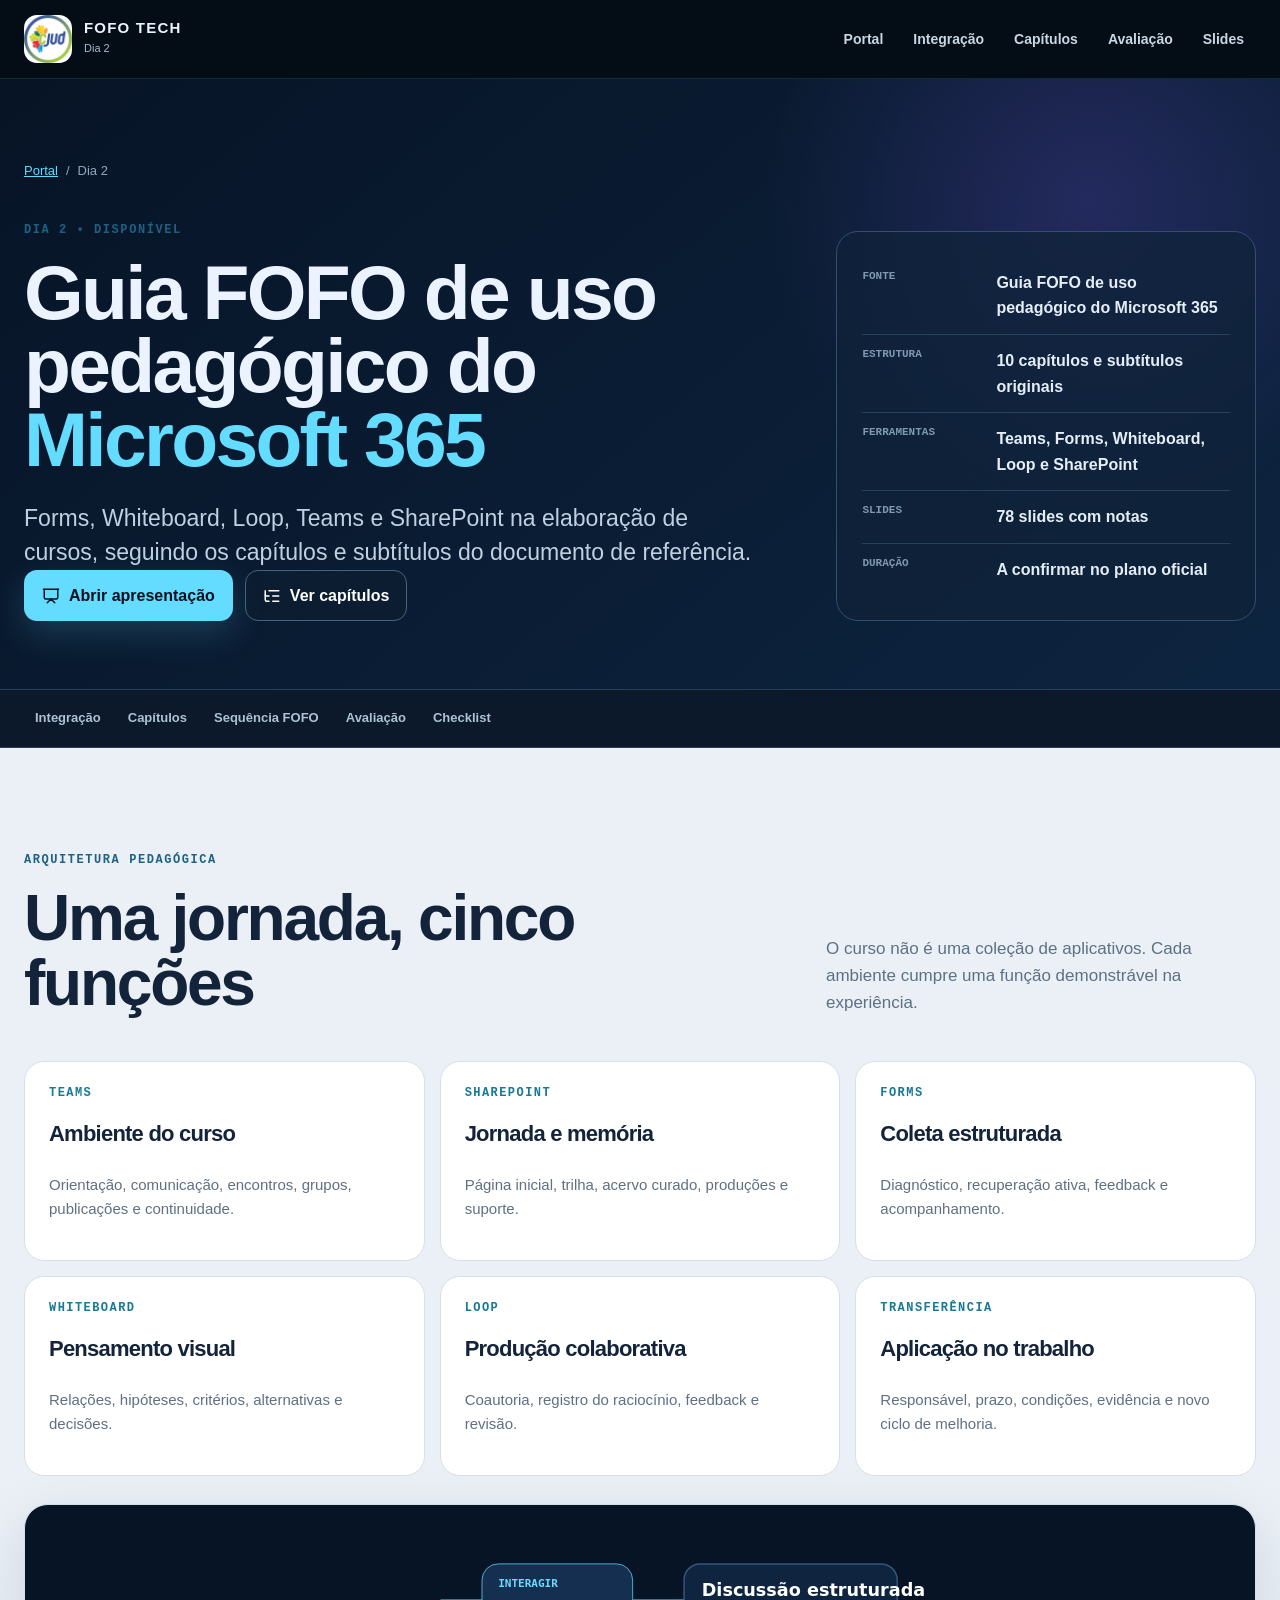
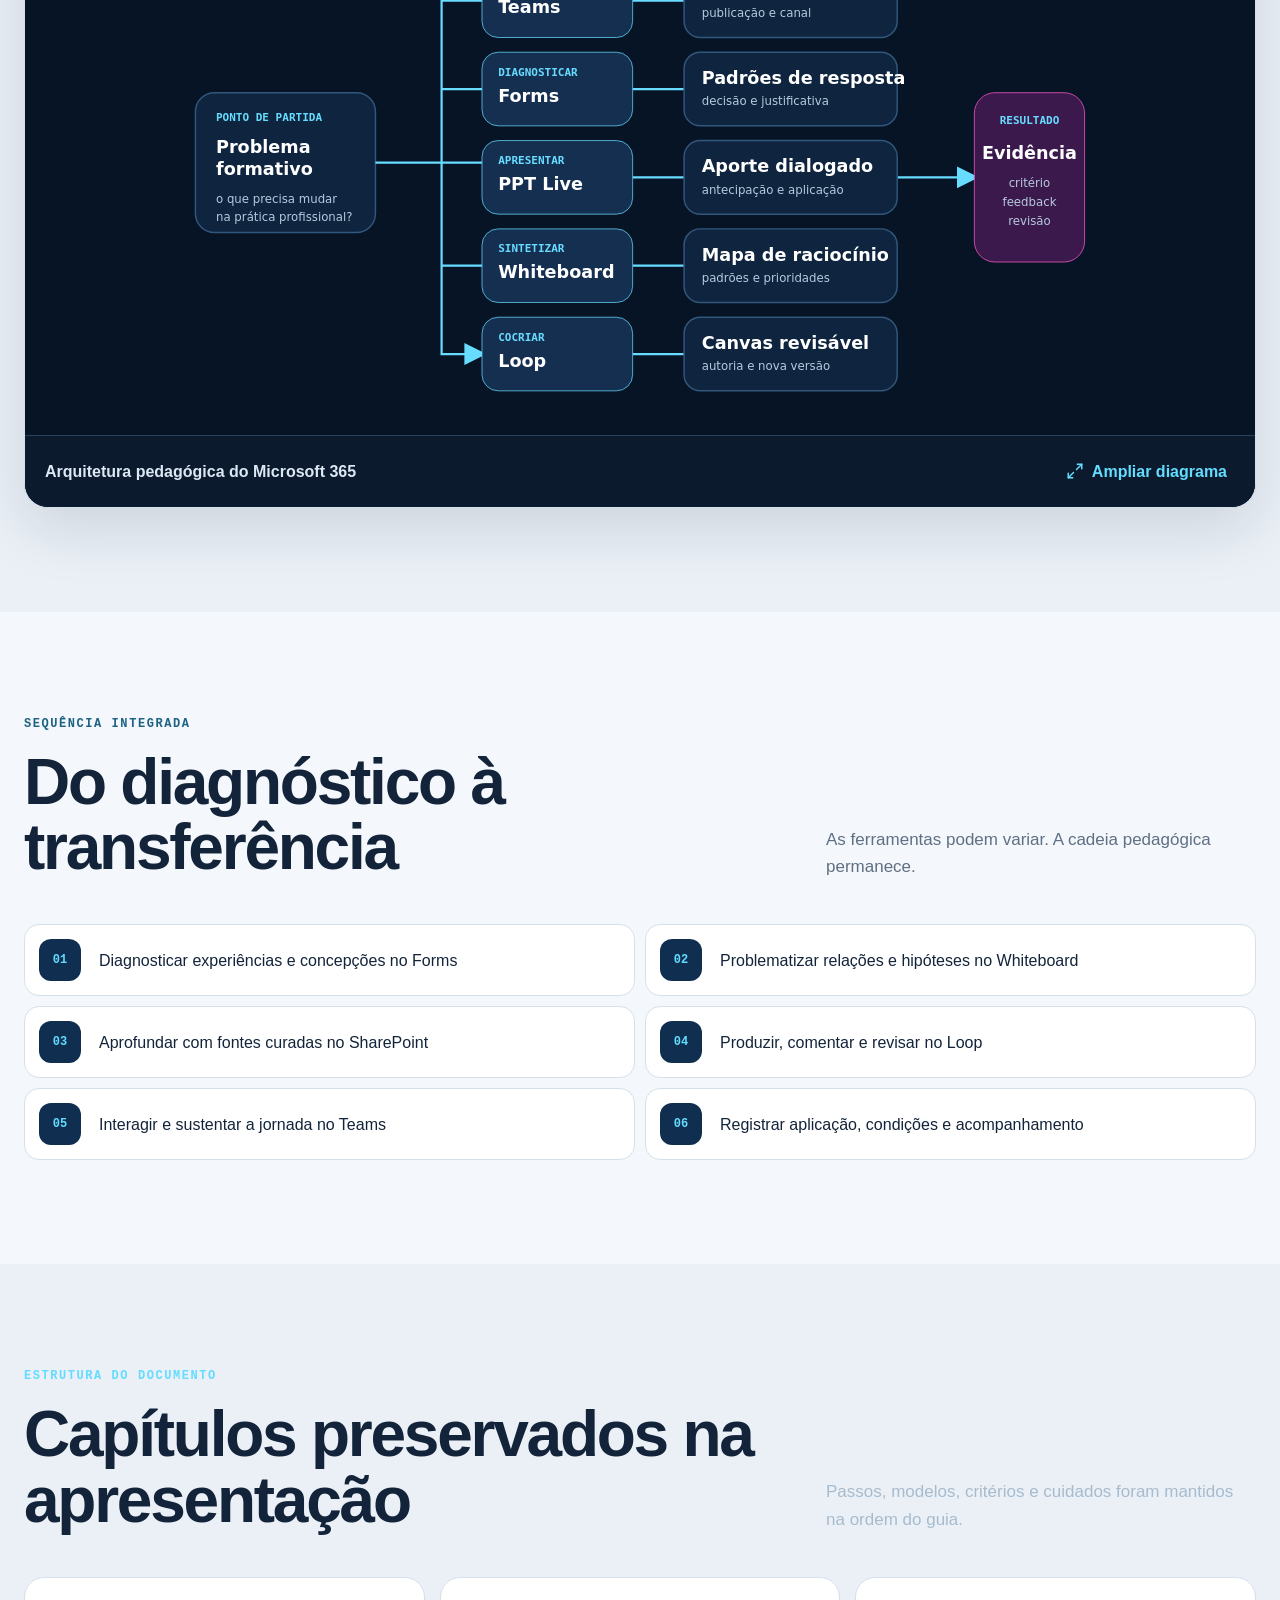
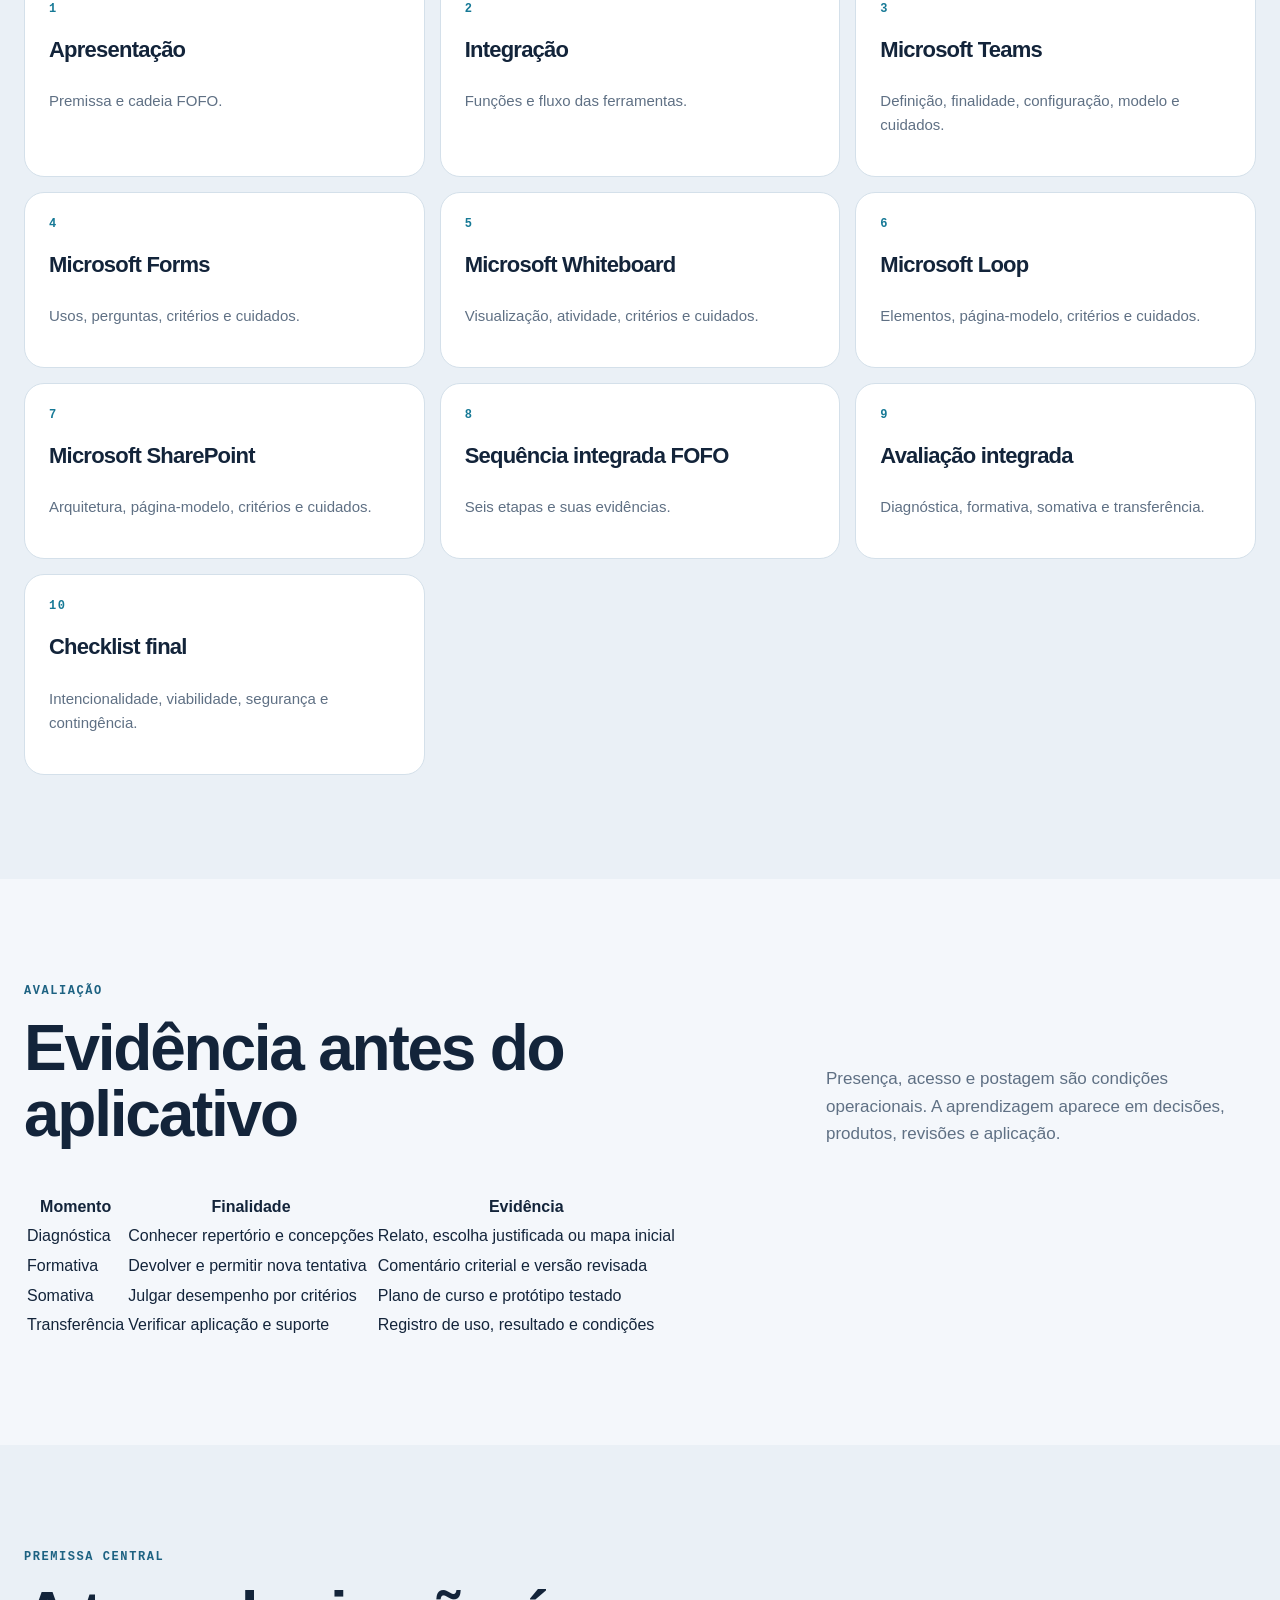
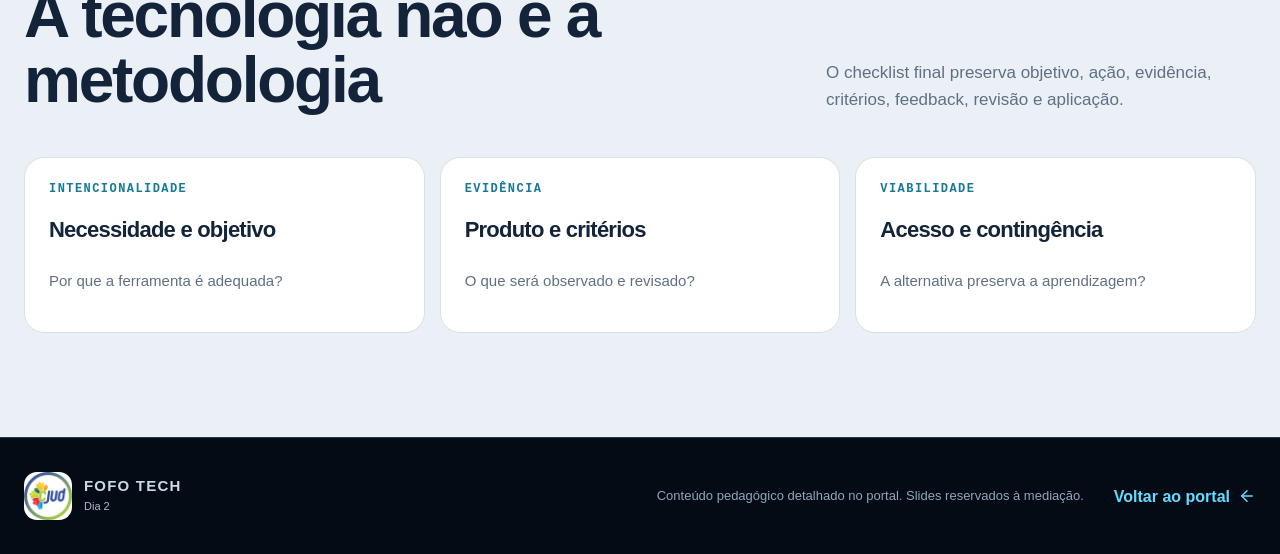
<file: dia-2/index.html>
<!doctype html>
<html lang="pt-BR">
<head>
  <meta charset="utf-8">
  <meta name="viewport" content="width=device-width, initial-scale=1">
  <meta name="description" content="Dia 2 do FOFO TECH: arquitetura pedagógica de cursos com Teams, Forms, Whiteboard, Loop e SharePoint.">
  <meta name="theme-color" content="#071426">
  <title>Dia 2 | FOFO TECH</title>
  <link rel="icon" href="../assets/logo-cjud.jpg">
  <link rel="stylesheet" href="../assets/portal.css">
  <script src="../vendor/lucide/lucide.min.js" defer></script>
  <script src="../assets/portal.js" defer></script>
</head>
<body class="subpage">
  <a class="skip-link" href="#conteudo">Ir para o conteúdo</a>
  <header class="site-header" data-sticky-header>
    <a class="brand" href="../" aria-label="FOFO TECH, voltar ao portal"><img src="../assets/logo-cjud.jpg" alt="Logo do CJUD"><span><strong>FOFO TECH</strong><small>Dia 2</small></span></a>
    <button class="nav-toggle" type="button" aria-expanded="false" aria-controls="main-nav"><i data-lucide="menu" aria-hidden="true"></i><span class="sr-only">Abrir menu</span></button>
    <nav class="main-nav" id="main-nav" aria-label="Navegação principal"><a href="../">Portal</a><a href="#arquitetura">Integração</a><a href="#capitulos">Capítulos</a><a href="#avaliacao">Avaliação</a><a href="../encontro-2/">Slides</a></nav>
  </header>
  <main id="conteudo">
    <section class="day-hero"><div class="container">
      <nav class="breadcrumb" aria-label="Trilha de navegação"><a href="../">Portal</a><span aria-hidden="true">/</span><span aria-current="page">Dia 2</span></nav>
      <div class="day-hero-grid"><div><p class="eyebrow">Dia 2 • disponível</p><h1>Guia FOFO de uso pedagógico do <span>Microsoft 365</span></h1><p class="hero-lead">Forms, Whiteboard, Loop, Teams e SharePoint na elaboração de cursos, seguindo os capítulos e subtítulos do documento de referência.</p><div class="hero-actions"><a class="button button-primary" href="../encontro-2/"><i data-lucide="presentation" aria-hidden="true"></i>Abrir apresentação</a><a class="button button-ghost" href="#capitulos"><i data-lucide="list-tree" aria-hidden="true"></i>Ver capítulos</a></div></div>
      <aside class="day-panel" aria-label="Resumo do Dia 2"><dl><div><dt>Fonte</dt><dd>Guia FOFO de uso pedagógico do Microsoft 365</dd></div><div><dt>Estrutura</dt><dd>10 capítulos e subtítulos originais</dd></div><div><dt>Ferramentas</dt><dd>Teams, Forms, Whiteboard, Loop e SharePoint</dd></div><div><dt>Slides</dt><dd>78 slides com notas</dd></div><div><dt>Duração</dt><dd>A confirmar no plano oficial</dd></div></dl></aside></div>
    </div></section>
    <nav class="anchor-nav" aria-label="Seções do Dia 2"><div class="container"><a href="#arquitetura">Integração</a><a href="#capitulos">Capítulos</a><a href="#sequencia">Sequência FOFO</a><a href="#avaliacao">Avaliação</a><a href="#transferencia">Checklist</a></div></nav>

    <section class="section" id="arquitetura" aria-labelledby="architecture-title"><div class="container">
      <div class="section-heading"><div><p class="eyebrow">Arquitetura pedagógica</p><h2 id="architecture-title">Uma jornada, cinco funções</h2></div><p>O curso não é uma coleção de aplicativos. Cada ambiente cumpre uma função demonstrável na experiência.</p></div>
      <div class="outcome-grid">
        <article class="outcome-card"><span class="mono-label">TEAMS</span><h3>Ambiente do curso</h3><p>Orientação, comunicação, encontros, grupos, publicações e continuidade.</p></article>
        <article class="outcome-card"><span class="mono-label">SHAREPOINT</span><h3>Jornada e memória</h3><p>Página inicial, trilha, acervo curado, produções e suporte.</p></article>
        <article class="outcome-card"><span class="mono-label">FORMS</span><h3>Coleta estruturada</h3><p>Diagnóstico, recuperação ativa, feedback e acompanhamento.</p></article>
        <article class="outcome-card"><span class="mono-label">WHITEBOARD</span><h3>Pensamento visual</h3><p>Relações, hipóteses, critérios, alternativas e decisões.</p></article>
        <article class="outcome-card"><span class="mono-label">LOOP</span><h3>Produção colaborativa</h3><p>Coautoria, registro do raciocínio, feedback e revisão.</p></article>
        <article class="outcome-card"><span class="mono-label">TRANSFERÊNCIA</span><h3>Aplicação no trabalho</h3><p>Responsável, prazo, condições, evidência e novo ciclo de melhoria.</p></article>
      </div>
      <figure class="diagram-card media-zoom" data-lightbox-src="../assets/diagramas/arquitetura-m365.svg" data-lightbox-alt="Arquitetura pedagógica dos recursos Microsoft 365"><img src="../assets/diagramas/arquitetura-m365.svg" alt="Arquitetura pedagógica dos recursos Microsoft 365"><figcaption><span>Arquitetura pedagógica do Microsoft 365</span><button type="button" class="text-button"><i data-lucide="maximize-2" aria-hidden="true"></i>Ampliar diagrama</button></figcaption></figure>
    </div></section>

    <section class="section" id="sequencia" aria-labelledby="sequence-title"><div class="container">
      <div class="section-heading"><div><p class="eyebrow">Sequência integrada</p><h2 id="sequence-title">Do diagnóstico à transferência</h2></div><p>As ferramentas podem variar. A cadeia pedagógica permanece.</p></div>
      <ol class="method-list"><li>Diagnosticar experiências e concepções no Forms</li><li>Problematizar relações e hipóteses no Whiteboard</li><li>Aprofundar com fontes curadas no SharePoint</li><li>Produzir, comentar e revisar no Loop</li><li>Interagir e sustentar a jornada no Teams</li><li>Registrar aplicação, condições e acompanhamento</li></ol>
    </div></section>

    <section class="section section-dark" id="capitulos" aria-labelledby="chapters-title"><div class="container">
      <div class="section-heading"><div><p class="eyebrow">Estrutura do documento</p><h2 id="chapters-title">Capítulos preservados na apresentação</h2></div><p>Passos, modelos, critérios e cuidados foram mantidos na ordem do guia.</p></div>
      <div class="outcome-grid">
        <article class="outcome-card"><span class="mono-label">1</span><h3>Apresentação</h3><p>Premissa e cadeia FOFO.</p></article>
        <article class="outcome-card"><span class="mono-label">2</span><h3>Integração</h3><p>Funções e fluxo das ferramentas.</p></article>
        <article class="outcome-card"><span class="mono-label">3</span><h3>Microsoft Teams</h3><p>Definição, finalidade, configuração, modelo e cuidados.</p></article>
        <article class="outcome-card"><span class="mono-label">4</span><h3>Microsoft Forms</h3><p>Usos, perguntas, critérios e cuidados.</p></article>
        <article class="outcome-card"><span class="mono-label">5</span><h3>Microsoft Whiteboard</h3><p>Visualização, atividade, critérios e cuidados.</p></article>
        <article class="outcome-card"><span class="mono-label">6</span><h3>Microsoft Loop</h3><p>Elementos, página-modelo, critérios e cuidados.</p></article>
        <article class="outcome-card"><span class="mono-label">7</span><h3>Microsoft SharePoint</h3><p>Arquitetura, página-modelo, critérios e cuidados.</p></article>
        <article class="outcome-card"><span class="mono-label">8</span><h3>Sequência integrada FOFO</h3><p>Seis etapas e suas evidências.</p></article>
        <article class="outcome-card"><span class="mono-label">9</span><h3>Avaliação integrada</h3><p>Diagnóstica, formativa, somativa e transferência.</p></article>
        <article class="outcome-card"><span class="mono-label">10</span><h3>Checklist final</h3><p>Intencionalidade, viabilidade, segurança e contingência.</p></article>
      </div>
    </div></section>

    <section class="section" id="avaliacao" aria-labelledby="assessment-title"><div class="container">
      <div class="section-heading"><div><p class="eyebrow">Avaliação</p><h2 id="assessment-title">Evidência antes do aplicativo</h2></div><p>Presença, acesso e postagem são condições operacionais. A aprendizagem aparece em decisões, produtos, revisões e aplicação.</p></div>
      <div class="table-wrap"><table class="evaluation-table"><thead><tr><th>Momento</th><th>Finalidade</th><th>Evidência</th></tr></thead><tbody><tr><td>Diagnóstica</td><td>Conhecer repertório e concepções</td><td>Relato, escolha justificada ou mapa inicial</td></tr><tr><td>Formativa</td><td>Devolver e permitir nova tentativa</td><td>Comentário criterial e versão revisada</td></tr><tr><td>Somativa</td><td>Julgar desempenho por critérios</td><td>Plano de curso e protótipo testado</td></tr><tr><td>Transferência</td><td>Verificar aplicação e suporte</td><td>Registro de uso, resultado e condições</td></tr></tbody></table></div>
    </div></section>

    <section class="section" id="transferencia" aria-labelledby="transfer-title"><div class="container">
      <div class="section-heading"><div><p class="eyebrow">Premissa central</p><h2 id="transfer-title">A tecnologia não é a metodologia</h2></div><p>O checklist final preserva objetivo, ação, evidência, critérios, feedback, revisão e aplicação.</p></div>
      <div class="outcome-grid"><article class="outcome-card"><span class="mono-label">INTENCIONALIDADE</span><h3>Necessidade e objetivo</h3><p>Por que a ferramenta é adequada?</p></article><article class="outcome-card"><span class="mono-label">EVIDÊNCIA</span><h3>Produto e critérios</h3><p>O que será observado e revisado?</p></article><article class="outcome-card"><span class="mono-label">VIABILIDADE</span><h3>Acesso e contingência</h3><p>A alternativa preserva a aprendizagem?</p></article></div>
    </div></section>
  </main>
  <footer class="site-footer"><div class="container footer-grid"><div class="brand"><img src="../assets/logo-cjud.jpg" alt=""><span><strong>FOFO TECH</strong><small>Dia 2</small></span></div><p>Conteúdo pedagógico detalhado no portal. Slides reservados à mediação.</p><a href="../">Voltar ao portal <i data-lucide="arrow-left" aria-hidden="true"></i></a></div></footer>
  <dialog class="lightbox" aria-labelledby="lightbox-caption"><button class="lightbox-close" type="button" aria-label="Fechar imagem"><i data-lucide="x" aria-hidden="true"></i></button><div class="lightbox-stage"><img alt=""><p id="lightbox-caption"></p></div></dialog>
</body>
</html>
</file>
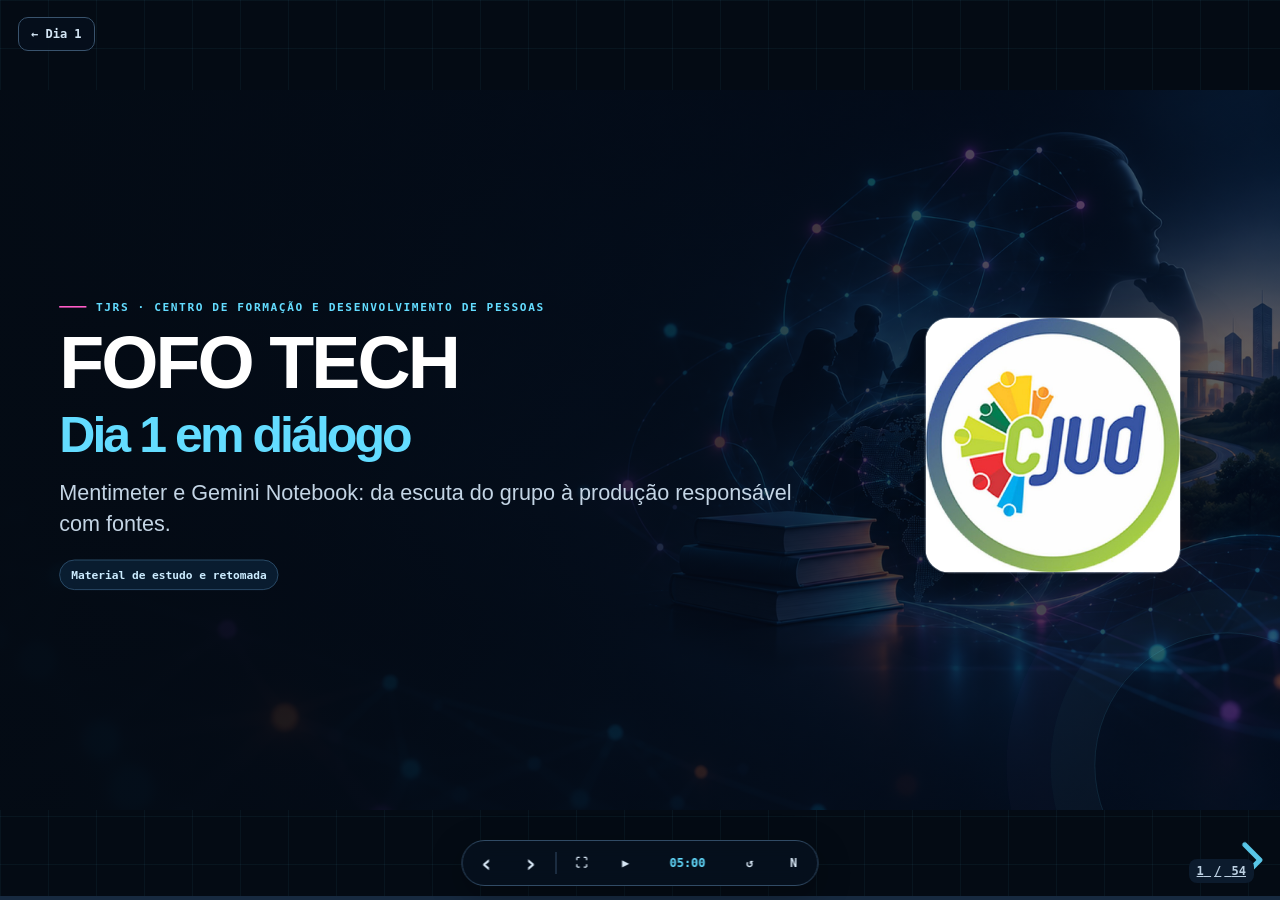
<file: encontro-1/index.html>
<!doctype html>
<html lang="pt-BR">
<head>
<meta charset="utf-8">
<meta name="viewport" content="width=device-width,initial-scale=1">
<title>FOFO TECH · Dia 1 · Mentimeter e Gemini Notebook</title>
<meta name="description" content="Material instrucional e dialogado do Dia 1 do FOFO TECH: Mentimeter, fontes, prompts e artefatos no Gemini Notebook.">
<link rel="icon" href="../assets/logo-cjud.jpg">
<link rel="stylesheet" href="../vendor/reveal/reveal.css">
<link rel="stylesheet" href="../assets/slides.css">
</head>
<body>
<a class="slide-skip" href="#fofo-slides">Ir para os slides</a>
<a class="portal-return" href="../dia-1/" aria-label="Voltar à página do Dia 1">← Dia 1</a>
<div class="reveal" id="fofo-slides"><div class="slides">
<section class="cover" data-topic="0" data-title="Capa" data-note="Acolha o participante. Explique que este material foi reconstruído para permitir estudo, retomada e aplicação após o encontro."><div class="cover-grid"><div><span class="kicker">TJRS · Centro de Formação e Desenvolvimento de Pessoas</span><h1>FOFO TECH<span>Dia 1 em diálogo</span></h1><p class="lead">Mentimeter e Gemini Notebook: da escuta do grupo à produção responsável com fontes.</p><span class="pill">Material de estudo e retomada</span></div><div class="logo-stage"><img src="../assets/logo-cjud.jpg" alt="Logo do CJUD"></div></div></section>

<section class="" data-topic="0" data-title="Fernando de Assis Alves" data-note="Apresente Fernando pela relação entre educação, comunicação e tecnologia. Não leia o currículo; conecte a trajetória às escolhas pedagógicas do encontro."><div class="split"><div class="bio"><span class="kicker">Quem conversa com você</span><h2>Fernando de Assis Alves</h2><p>Pedagogo, mestre em Educação e Comunicação pela UnB e doutorando em Educação. Atua na administração pública como professor e formador.</p><p>Sua trajetória conecta educação, comunicação, tecnologias, inovação e desenvolvimento de competências complexas.</p><div class="tags"><span class="tag">Educação</span><span class="tag">Tecnologias</span><span class="tag">Gestão pública</span></div></div><div class="portrait"><img src="../assets/instrutor-fernando.jpg" alt="Fernando de Assis Alves"></div></div></section>

<section class="" data-topic="0" data-title="Ânderson Porto" data-note="Apresente Ânderson pela perspectiva aplicada: conceitos precisam se transformar em escolhas possíveis de desenho, mediação e avaliação."><div class="split"><div class="bio"><span class="kicker">Quem conversa com você</span><h2>Ânderson Porto</h2><p>Facilitador e instrutor em programas formativos para o Poder Judiciário. Mestrando em Gestão Pública pela UnB e especialista em Inovação em Tecnologias Educacionais.</p><p>Atua com educação corporativa, desenho instrucional, liderança, negociação e inovação, sempre buscando transformar conceitos em decisões aplicáveis.</p><div class="tags"><span class="tag">Educação corporativa</span><span class="tag">Desenho instrucional</span><span class="tag">Facilitação</span></div></div><div class="portrait"><img src="../assets/instrutor-anderson.png" alt="Ânderson Porto"></div></div></section>

<section class="" data-topic="0" data-title="Como usar este material" data-note="Explique o novo contrato de leitura. Este deck é material instrucional: cada pergunta deve produzir pensamento antes da explicação."><span class="kicker">Um convite antes de começar</span><h2>Você não precisa apenas “passar pelos slides”.</h2><div class="dialogue"><p class="dialogue-question">Use este material como uma conversa que continua depois do curso.</p><div class="dialogue-answer"><p>Leia as perguntas, tente responder antes de avançar, confronte os exemplos com sua prática e registre o que você mudaria em uma formação real.</p></div></div><div class="grid" style="--cols:4"><div class="card "><b>Pare</b><p>Dê tempo para formular uma resposta própria.</p></div><div class="card "><b>Compare</b><p>Observe onde sua hipótese se aproxima ou se afasta do exemplo.</p></div><div class="card "><b>Aplique</b><p>Traduza a ideia para um problema real do trabalho.</p></div><div class="card "><b>Revise</b><p>Volte à decisão inicial e melhore-a.</p></div></div></section>

<section class="" data-topic="0" data-title="Nosso pacto de aprendizagem" data-note="Combine prática, ajuda entre pares, cuidado com dados e direito de errar. Reforce que o curso não é competição de domínio tecnológico."><span class="kicker">Como aprendemos juntos</span><h2>Experimentar é importante. Pensar sobre a experiência é indispensável.</h2><div class="conversation-table"><div><strong>Quando algo funciona</strong><p>Perguntamos que ação de aprendizagem foi ampliada.</p><em>Não confundimos fluidez técnica com aprendizagem.</em></div><div><strong>Quando algo falha</strong><p>Investigamos o que a falha revela sobre o desenho.</p><em>Não transformamos erro técnico em constrangimento.</em></div><div><strong>Quando a IA responde</strong><p>Voltamos às fontes e assumimos a revisão.</p><em>Não terceirizamos julgamento nem autoria.</em></div></div></section>

<section class="activity intro-slide" data-topic="1" data-title="Momento de se apresentar" data-note="Convide à apresentação sem exigir imagem, voz ou informação pessoal. Contingência: apresentação oral breve ou registro em papel."><div class="intro-copy"><span class="kicker">Antes das ferramentas, as pessoas</span><h2>Quem está construindo esta conversa?</h2><p class="intro-command">Entre no grupo e apresente-se usando o formato que melhor comunica algo importante sobre você.</p><p class="intro-action">Texto, imagem, áudio ou vídeo são possibilidades. A escolha também comunica.</p><div class="activity-meta"><span>5 a 8 minutos</span><span>Formato livre</span><span>Sem exposição obrigatória</span></div></div><figure class="intro-qr"><img src="../assets/recursos/whatsapp-fofo-tech.jpg" alt="QR code do grupo FOFO TECH no WhatsApp"><figcaption>Grupo FOFO TECH no WhatsApp</figcaption></figure></section>

<section class="menti-entry" data-topic="1" data-title="Diagnóstico: como aprendemos no trabalho?" data-note="Teste previamente QR e código. Informe se a participação é anônima. Peça respostas curtas sobre pessoas, fontes, experiências e tentativas mobilizadas para aprender no trabalho."><img src="../assets/recursos/mentimeter-como-aprendemos-no-trabalho.jpg" alt="Acesso ao Mentimeter para responder como aprendemos no trabalho"></section>

<section class="" data-topic="1" data-title="O diagnóstico é uma escuta" data-note="Leia algumas respostas sem expor pessoas. Agrupe padrões e ausências. Mostre como a leitura do diagnóstico altera exemplos, ritmo e perguntas do formador."><span class="kicker">O que fizemos no Mentimeter?</span><h2>Antes de ensinar, procuramos compreender o ponto de partida.</h2><div class="dialogue"><p class="dialogue-question">Quando perguntamos “Como aprendemos no trabalho?”, o que estamos tentando descobrir?</p><div class="dialogue-answer"><p>Não buscamos uma resposta correta. Buscamos repertórios, experiências, ausências, padrões e diferenças que ajudem o formador a decidir como mediar o percurso.</p></div></div><div class="worked-example"><span>Guarde esta distinção</span><p>Uma resposta diagnóstica é uma pista sobre o ponto de partida. Ela ainda não é prova de aprendizagem.</p></div></section>

<section class="" data-topic="1" data-title="Diagnóstico só ganha sentido quando muda uma decisão" data-note="Use a tabela como exemplos de decisões. Pergunte aos participantes qual decisão tomariam diante de um resultado real."><span class="kicker">Da resposta à mediação</span><h2>Se o resultado não muda nada, por que perguntamos?</h2><div class="conversation-table"><div><strong>O grupo já domina o conceito</strong><p>Reduza a explicação e proponha um caso mais exigente.</p><em>A decisão é aprofundar.</em></div><div><strong>Há respostas muito divergentes</strong><p>Peça justificativas e promova confronto de hipóteses.</p><em>A decisão é problematizar.</em></div><div><strong>Poucas pessoas respondem</strong><p>Investigue acesso, clareza, segurança e tempo.</p><em>A decisão é remover barreiras.</em></div><div><strong>A pergunta foi mal compreendida</strong><p>Reformule e teste outra evidência.</p><em>A decisão é revisar o instrumento.</em></div></div></section>

<section class="menti-entry" data-topic="2" data-title="Problematização no Mentimeter" data-note="Oriente o acesso e mantenha as respostas ocultas até a maioria participar. Contingência: cartões com a mesma pergunta."><img src="../assets/recursos/mentimeter-problematizacao.jpg" alt="Acesso ao Mentimeter com a pergunta sobre o que a tecnologia modificou na experiência"></section>

<section class="" data-topic="2" data-title="A tecnologia modificou o quê?" data-note="Revele as respostas. Não trate frequência como verdade. Pergunte o que foi ampliado, reduzido ou ocultado pela tecnologia."><span class="kicker">Agora observe a experiência</span><h2>O celular apenas substituiu o papel?</h2><div class="dialogue"><p class="dialogue-question">Ou a tecnologia mudou quem respondeu, quando respondeu, o que ficou visível e como o formador pôde agir?</p><div class="dialogue-answer"><p>Uma tecnologia educacional não é apenas um suporte. Ela reorganiza acesso, participação, representação, registro, feedback e memória da experiência.</p></div></div><div class="worked-example"><span>Volte ao Mentimeter</span><p>O valor não estava na nuvem, no gráfico ou no QR. Estava na possibilidade de tornar o pensamento do grupo visível e utilizá-lo na mediação.</p></div></section>

<section class="" data-topic="2" data-title="Mentimeter não é metodologia" data-note="Peça que os participantes nomeiem a metodologia ou estratégia usada no diagnóstico. Mostre que Mentimeter é recurso, não metodologia."><span class="kicker">Uma correção necessária</span><h2>O Mentimeter faz a pergunta aparecer. Quem desenha a aprendizagem é o formador.</h2><div class="conversation-table"><div><strong>Ferramenta</strong><p>Coleta e visualiza respostas.</p><em>É o ambiente técnico.</em></div><div><strong>Estratégia pedagógica</strong><p>Define por que perguntar, em que momento e para qual decisão.</p><em>É a intenção.</em></div><div><strong>Mediação</strong><p>Interpreta, problematiza, devolve e conecta as respostas ao conteúdo.</p><em>É a ação do formador.</em></div><div><strong>Evidência</strong><p>Mostra o que a resposta permite ou não concluir.</p><em>É o fundamento da decisão.</em></div></div></section>

<section class="" data-topic="2" data-title="Comece pela evidência" data-note="Percorra o fluxo. Mostre que a escolha do formato vem depois da decisão, da ação e da evidência."><span class="kicker">Antes de escolher o tipo de questão</span><h2>O que você precisa tornar visível?</h2><div class="flow"><div class="step"><span>1 · Decisão</span>Que decisão pedagógica será informada?</div><div class="step"><span>2 · Ação</span>O que o participante fará para responder?</div><div class="step"><span>3 · Evidência</span>Que aspecto do pensamento ficará observável?</div><div class="step"><span>4 · Formato</span>Qual tipo de questão representa melhor essa evidência?</div><div class="step hot"><span>5 · Debriefing</span>Como as respostas voltarão à aprendizagem?</div></div></section>

<section class="" data-topic="2" data-title="Múltipla escolha" data-note="Aplique a questão e peça justificativas antes de revelar a análise. Distratores devem representar erros plausíveis, não pegadinhas."><span class="kicker">Quando queremos comparar decisões</span><h2>Uma boa alternativa errada conta uma história.</h2><div class="worked-example"><span>Experimente</span><p>Durante um curso, 70% escolhem uma alternativa incorreta. O que o formador deve fazer primeiro? A) Repetir a explicação. B) Pedir justificativas e comparar critérios. C) Mostrar a resposta correta. D) Ignorar e avançar.</p></div><div class="dialogue"><p class="dialogue-question">Por que a alternativa B produz melhor evidência?</p><div class="dialogue-answer"><p>Porque permite observar o raciocínio que sustentou a escolha. O percentual mostra onde olhar; a justificativa ajuda a compreender o que precisa ser revisto.</p></div></div></section>

<section class="" data-topic="2" data-title="Nuvem de palavras" data-note="Demonstre como termos semelhantes podem ter sentidos diferentes. Leia verbalmente resultados relevantes para acessibilidade."><span class="kicker">Quando queremos mapear repertório inicial</span><h2>A palavra maior é a mais frequente. Não é necessariamente a mais importante.</h2><div class="worked-example"><span>Pergunta adequada</span><p>Em uma palavra, que condição mais favorece a aprendizagem no trabalho?</p></div><div class="dialogue"><p class="dialogue-question">O que fazemos depois que a nuvem aparece?</p><div class="dialogue-answer"><p>Pedimos exemplos, agrupamos sentidos próximos, observamos ausências e confrontamos termos que parecem iguais. Sem debriefing, a nuvem é apenas uma imagem atraente.</p></div></div></section>

<section class="" data-topic="2" data-title="Resposta aberta" data-note="Oriente respostas curtas e contextualizadas. Use moderação quando disponível e nunca projete conteúdo sensível sem revisão."><span class="kicker">Quando precisamos enxergar o raciocínio</span><h2>“Explique por quê” costuma revelar mais do que “Você concorda?”.</h2><div class="worked-example"><span>Pergunta de trabalho</span><p>Que decisão você tomaria neste caso e qual critério sustentaria sua escolha?</p></div><div class="dialogue"><p class="dialogue-question">O que a resposta aberta exige do formador?</p><div class="dialogue-answer"><p>Tempo para leitura, segurança para participação, critérios de análise e cuidado antes de projetar conteúdo sensível ou identificável.</p></div></div></section>

<section class="" data-topic="2" data-title="Escala, ranking e priorização" data-note="Reforce que escala mede percepção. Para verificar capacidade, combine-a com caso, tarefa ou demonstração."><span class="kicker">Quando queremos comparar percepções ou critérios</span><h2>Números precisam de rótulos e contexto.</h2><div class="conversation-table"><div><strong>Escala</strong><p>“Quanto você se sente capaz de executar esta tarefa?”</p><em>Mede percepção de confiança, não desempenho.</em></div><div><strong>Ranking</strong><p>“Ordene os critérios mais relevantes para esta decisão.”</p><em>Torna prioridades visíveis, mas pede justificativa.</em></div><div><strong>100 pontos</strong><p>“Distribua os pontos entre custo, risco, tempo e impacto.”</p><em>Explicita trade-offs e favorece comparação.</em></div></div></section>

<section class="" data-topic="2" data-title="O resultado não fala sozinho" data-note="Use um resultado real ou fictício. Peça que o grupo formule uma inferência legítima e uma conclusão que seria exagerada."><span class="kicker">Leia com responsabilidade</span><h2>Participação, percepção e aprendizagem não são sinônimos.</h2><div class="conversation-table"><div><strong>Muitas respostas</strong><p>Pode indicar adesão e acesso.</p><em>Ainda não informa qualidade do raciocínio.</em></div><div><strong>Alta confiança</strong><p>Pode indicar percepção positiva.</p><em>Ainda não demonstra capacidade de executar.</em></div><div><strong>Mudança de voto</strong><p>Pode indicar revisão de hipótese.</p><em>Pergunte o que mudou e por quê.</em></div><div><strong>Concordância do grupo</strong><p>Pode indicar consenso.</p><em>Investigue silêncio, pressão social e alternativas ausentes.</em></div></div></section>

<section class="" data-topic="2" data-title="Debriefing: a aprendizagem acontece depois do clique" data-note="Conduza o debriefing sem corrigir imediatamente. Dê tempo para descrição antes de interpretação e decisão."><span class="kicker">Não encerre na visualização</span><h2>O que apareceu? Por que apareceu? O que faremos com isso?</h2><div class="flow"><div class="step"><span>Descrever</span>Que padrões, diferenças e ausências vemos?</div><div class="step"><span>Interpretar</span>Que hipóteses explicam esse resultado?</div><div class="step"><span>Confrontar</span>Que conceitos, fontes ou exemplos desafiam as hipóteses?</div><div class="step"><span>Decidir</span>O que precisa ser mantido, revisto ou testado?</div><div class="step hot"><span>Transferir</span>Onde essa decisão aparece no trabalho?</div></div></section>

<section class="" data-topic="2" data-title="Operação segura do Mentimeter" data-note="Apresente o checklist. Códigos podem expirar ou mudar. Não exporte resultados sem finalidade e autorização."><span class="kicker">Antes de abrir a votação</span><h2>Uma interação breve também precisa de acessibilidade, privacidade e contingência.</h2><div class="grid" style="--cols:4"><div class="card "><b>Teste</b><p>Confirme link, QR, código, rede, projeção e um voto de teste.</p></div><div class="card "><b>Explique</b><p>Informe finalidade, tempo, anonimato e visibilidade das respostas.</p></div><div class="card "><b>Inclua</b><p>Leia resultados relevantes e ofereça alternativa sem celular.</p></div><div class="card "><b>Proteja</b><p>Evite dados pessoais e revise respostas abertas antes de projetar.</p></div></div><div class="worked-example"><span>Plano B equivalente</span><p>Cartões, mãos levantadas ou conversa em pares devem preservar a mesma pergunta e a mesma decisão pedagógica.</p></div></section>

<section class="" data-topic="3" data-title="Da voz do grupo às fontes" data-note="Faça a transição: da coleta de respostas do grupo para a investigação de um corpus documental. Não apresente a IA como substituta da leitura."><div class="visual-dialogue"><div><span class="kicker">Uma mudança de escala</span><h2>O Mentimeter nos ajudou a escutar o grupo.</h2><p>E quando precisamos escutar também documentos, vídeos, normas, artigos e materiais de curso?</p><strong>Entramos no Gemini Notebook.</strong></div><img src="../assets/imagens/fofo-tech-aprendizagem-em-rede.png" alt="Pessoas, livros e conexões digitais representando aprendizagem em rede"></div></section>

<section class="" data-topic="3" data-title="O que é o Gemini Notebook?" data-note="Apresente a definição e abra uma citação em demonstração. Reforce que “ancorado” não significa “infalível”."><span class="kicker">NotebookLM · visão panorâmica</span><h2>Uma IA que conversa com as fontes que você escolhe.</h2><div class="dialogue"><p class="dialogue-question">O que muda quando o formador delimita o corpus?</p><div class="dialogue-answer"><p>A resposta fica ancorada em um conjunto de fontes selecionado. Isso aumenta a rastreabilidade e reduz a dispersão, mas não garante que o corpus seja correto, atual, suficiente ou livre de vieses.</p></div></div><div class="worked-example"><span>Em uma frase</span><p>O Gemini Notebook ajuda a interrogar, relacionar e transformar fontes. Ele não é uma fonte autônoma de verdade.</p></div></section>

<section class="" data-topic="3" data-title="O que ele faz e o que não faz" data-note="Peça um exemplo de tarefa que pode ser assistida e outro de decisão que não deve ser terceirizada."><span class="kicker">Uma relação de trabalho responsável</span><h2>Use a IA como parceira de investigação, não como autora invisível.</h2><div class="conversation-table"><div><strong>Pode ajudar a localizar</strong><p>Trechos, conceitos, convergências e contradições.</p><em>Você confere contexto e pertinência.</em></div><div><strong>Pode ajudar a explicar</strong><p>Ideias complexas em diferentes níveis de detalhe.</p><em>Você avalia precisão e linguagem.</em></div><div><strong>Pode ajudar a produzir</strong><p>Sínteses, mapas, quizzes, áudios e outros artefatos.</p><em>Você revisa, corrige e assume autoria.</em></div><div><strong>Não deve decidir por você</strong><p>O que é verdadeiro, ético ou adequado ao contexto.</p><em>O julgamento continua humano.</em></div></div></section>

<section class="" data-topic="3" data-title="Nosso mapa de uso" data-note="Apresente o ciclo completo. Embora o curso agrupe o uso em três etapas, citações e revisão atravessam todo o processo."><span class="kicker">Três etapas que organizam o trabalho</span><h2>Fontes → Prompts → Artefatos</h2><div class="flow"><div class="step"><span>FONTES</span>Que materiais delimitam o que a IA poderá mobilizar?</div><div class="step"><span>PROMPTS</span>Que pergunta orienta a investigação e explicita critérios?</div><div class="step"><span>CITAÇÕES</span>Que trechos sustentam a resposta e como serão conferidos?</div><div class="step"><span>ARTEFATOS</span>Que produto ajudará alguém a aprender, decidir ou aplicar?</div><div class="step hot"><span>REVISÃO</span>O que precisa ser corrigido antes do uso?</div></div><div class="worked-example"><span>Regra do dia</span><p>A qualidade começa no corpus, ganha direção no prompt e só termina depois da revisão do artefato.</p></div></section>

<section class="" data-topic="4" data-title="Fontes: antes do prompt, vem o corpus" data-note="Faça uma pausa para o participante identificar um corpus que usaria em uma formação real."><span class="kicker">Etapa 1 · Fontes</span><h2>Uma pergunta bem escrita não conserta um conjunto fraco de fontes.</h2><div class="dialogue"><p class="dialogue-question">Se o notebook recebeu materiais desatualizados, repetitivos ou pouco confiáveis, o que podemos esperar?</p><div class="dialogue-answer"><p>Respostas coerentes com um corpus inadequado. A IA pode organizar bem um problema mal alimentado.</p></div></div><div class="worked-example"><span>Princípio de curadoria</span><p>Corpus antes do prompt: delimite problema, público, período, autoridade e diversidade antes de carregar arquivos.</p></div></section>

<section class="" data-topic="4" data-title="O que pode entrar como fonte?" data-note="Recursos aceitos podem variar por conta e atualização. Não carregue conteúdo sensível em demonstrações."><span class="kicker">Não confunda possibilidade técnica com autorização</span><h2>Documentos, páginas, vídeos e outros materiais podem formar o caderno.</h2><div class="grid" style="--cols:4"><div class="card "><b>Documentos</b><p>PDFs, textos, apresentações, relatórios e materiais de curso.</p></div><div class="card "><b>Web</b><p>Páginas públicas relevantes e estáveis.</p></div><div class="card "><b>Vídeos</b><p>Conteúdo disponível e compatível com o recurso da conta.</p></div><div class="card "><b>Notas próprias</b><p>Contexto, perguntas e registros sem dados indevidos.</p></div></div><div class="dialogue"><p class="dialogue-question">A pergunta decisiva não é apenas “a ferramenta aceita?”.</p><div class="dialogue-answer"><p>Pergunte também: tenho autorização para usar? O material é necessário? Está atualizado? Há dados pessoais, processuais, sigilosos ou protegidos?</p></div></div></section>

<section class="" data-topic="4" data-title="Como pesquisar fontes" data-note="Use um exemplo real de formação. Mostre que quantidade de fontes não substitui pertinência e diversidade."><span class="kicker">Pesquisa com propósito</span><h2>Comece pelo problema que precisa ser compreendido, não pela vontade de acumular arquivos.</h2><div class="flow"><div class="step"><span>Delimite</span>Que problema, público, contexto e período estão em foco?</div><div class="step"><span>Busque</span>Quais fontes primárias, oficiais ou especializadas podem responder?</div><div class="step"><span>Compare</span>Há diversidade de perspectivas e versões atualizadas?</div><div class="step"><span>Selecione</span>Cada fonte acrescenta algo necessário ao corpus?</div><div class="step hot"><span>Registre</span>De onde veio, quando foi acessada e por que entrou?</div></div></section>

<section class="" data-topic="4" data-title="Como curar fontes" data-note="Peça que cada participante escolha o critério mais negligenciado em sua rotina e explique por quê."><span class="kicker">Faça uma auditoria antes do upload</span><h2>Uma fonte entra porque merece confiança e cumpre uma função.</h2><div class="conversation-table"><div><strong>Autoridade</strong><p>Quem produziu e com que responsabilidade?</p><em>Prefira fontes primárias e institucionais quando o tema exigir.</em></div><div><strong>Atualidade</strong><p>A data e a versão ainda são válidas?</p><em>Tecnologias, normas e políticas mudam.</em></div><div><strong>Pertinência</strong><p>A fonte responde ao problema e ao público?</p><em>Texto bom também pode ser irrelevante.</em></div><div><strong>Diversidade</strong><p>O corpus inclui contrapontos e limites?</p><em>Evite apenas confirmar a hipótese inicial.</em></div><div><strong>Autorização</strong><p>O uso respeita direitos, sigilo e finalidade?</p><em>Possibilidade de upload não equivale a permissão.</em></div></div></section>

<section class="" data-topic="4" data-title="Corpus forte ou corpus frágil?" data-note="Peça que o grupo melhore o corpus frágil. Não prometa que corpus forte elimina erros."><span class="kicker">Compare antes de prosseguir</span><h2>O mesmo prompt pode produzir resultados muito diferentes.</h2><div class="two-scenarios"><article><span>CORPUS FRÁGIL</span><p>Um post sem autoria, um PDF antigo e três textos que repetem a mesma opinião.</p><strong>Resultado provável:</strong><p>Síntese fluida, pouco diversa e difícil de sustentar.</p></article><article><span>CORPUS FORTE</span><p>Documento oficial atual, estudo especializado, caso real anonimizado e contraponto fundamentado.</p><strong>Resultado provável:</strong><p>Análise mais rastreável, comparável e útil para decidir.</p></article></div><div class="dialogue"><p class="dialogue-question">Qual fonte está faltando no seu corpus?</p><div class="dialogue-answer"><p>Às vezes, a ausência mais importante é justamente a fonte que poderia contrariar nossa hipótese.</p></div></div></section>

<section class="" data-topic="4" data-title="Auditoria rápida das fontes" data-note="Transforme o checklist em atividade. A equipe deve remover pelo menos uma fonte redundante ou inadequada."><span class="kicker">Antes de conversar com a IA</span><h2>Consigo explicar por que cada fonte está aqui?</h2><div class="grid" style="--cols:4"><div class="card "><b>Identificação</b><p>Título, autoria, data, versão e origem estão claros?</p></div><div class="card "><b>Função</b><p>A fonte oferece conceito, regra, evidência, caso, contraponto ou exemplo?</p></div><div class="card "><b>Limite</b><p>Que lacuna, viés ou contexto precisa ser lembrado?</p></div><div class="card "><b>Proteção</b><p>Há dado pessoal, sensível, sigiloso ou uso não autorizado?</p></div></div><div class="worked-example"><span>Produto da etapa</span><p>Uma lista enxuta de fontes, cada uma com função e limite registrados.</p></div></section>

<section class="" data-topic="4" data-title="Fontes também exigem responsabilidade" data-note="Não solicite compartilhamento de documentos sensíveis. Oriente validação institucional quando houver dúvida."><span class="kicker">Privacidade, direitos e contexto</span><h2>Nem tudo que podemos copiar devemos carregar.</h2><div class="dialogue"><p class="dialogue-question">Antes do upload, responda quatro perguntas.</p><div class="dialogue-answer"><ol><li>O conteúdo é necessário para a finalidade?</li><li>Tenho autorização para utilizá-lo?</li><li>Posso anonimizar ou trabalhar com caso fictício?</li><li>Quem terá acesso ao notebook e por quanto tempo?</li></ol></div></div><div class="worked-example"><span>Regra prática</span><p>Em exercícios, prefira fontes públicas, autorizadas, fictícias ou adequadamente anonimizadas.</p></div></section>

<section class="" data-topic="5" data-title="Prompts: a pergunta organiza a investigação" data-note="Convide o grupo a comparar prompt como comando e prompt como briefing."><span class="kicker">Etapa 2 · Prompts</span><h2>Prompt não é palavra mágica. É um briefing para uma tarefa intelectual.</h2><div class="dialogue"><p class="dialogue-question">O que a IA precisa saber para responder de modo útil?</p><div class="dialogue-answer"><p>Qual é o objetivo, que papel deverá cumprir, quais fontes deve considerar, que operação realizará, qual produto entregará e quais critérios ou limites respeitará.</p></div></div><div class="worked-example"><span>Lembrete</span><p>Um prompt sofisticado não corrige fontes frágeis. Ele apenas dá direção ao material disponível.</p></div></section>

<section class="" data-topic="5" data-title="Anatomia de um prompt útil" data-note="Mostre que nem todo prompt precisa conter todos os campos, mas a ausência deve ser deliberada."><span class="kicker">Dê contexto sem transformar o prompt em labirinto</span><h2>Objetivo + contexto + ação + critérios + formato + verificação</h2><div class="conversation-table"><div><strong>Objetivo</strong><p>Para que a resposta será usada?</p><em>“Apoiar uma atividade sobre avaliação diagnóstica.”</em></div><div><strong>Contexto</strong><p>Quem é o público e qual é a situação?</p><em>“Formadores do Judiciário em oficina presencial.”</em></div><div><strong>Ação</strong><p>Que operação deve ser realizada?</p><em>“Compare, identifique divergências e proponha perguntas.”</em></div><div><strong>Critérios</strong><p>O que precisa orientar a resposta?</p><em>“Use somente as fontes e sinalize lacunas.”</em></div><div><strong>Formato</strong><p>Como a resposta deve ser organizada?</p><em>“Tabela com evidência e citação.”</em></div></div></section>

<section class="" data-topic="5" data-title="Prompt fraco e prompt melhorado" data-note="Leia os dois prompts e peça ao grupo que nomeie as decisões explicitadas no segundo."><span class="kicker">Observe a diferença</span><h2>“Faça um resumo” entrega o controle da tarefa para a ferramenta.</h2><div class="two-scenarios"><article><span>PROMPT FRACO</span><p>Faça um resumo destes documentos.</p><strong>Problema:</strong><p>Não define público, finalidade, foco, critérios nem verificação.</p></article><article><span>PROMPT MELHORADO</span><p>Com base apenas nas fontes selecionadas, explique para formadores iniciantes três diferenças entre avaliação diagnóstica e avaliação formativa. Para cada diferença, apresente um exemplo de decisão pedagógica e indique a citação que sustenta a explicação. Sinalize divergências entre as fontes.</p></article></div></section>

<section class="" data-topic="5" data-title="Uma escada de perguntas" data-note="Demonstre a escada com um tema do curso. Mostre que perguntas sucessivas produzem investigação, não uma resposta final instantânea."><span class="kicker">Não pare na primeira síntese</span><h2>Comece localizando. Termine aplicando e criticando.</h2><div class="flow"><div class="step"><span>LOCALIZAR</span>Onde as fontes tratam do conceito?</div><div class="step"><span>EXPLICAR</span>Como o conceito é definido e exemplificado?</div><div class="step"><span>COMPARAR</span>Em que as fontes convergem ou divergem?</div><div class="step"><span>CRITICAR</span>Que limites, lacunas e pressupostos aparecem?</div><div class="step"><span>APLICAR</span>Como o conceito muda uma decisão real?</div><div class="step hot"><span>REVISAR</span>Que evidência ainda falta antes de usar?</div></div></section>

<section class="" data-topic="5" data-title="Prompts para o trabalho do formador" data-note="Evite tratar os modelos como receitas. O participante deve justificar a adaptação."><span class="kicker">Modelos para adaptar, não copiar mecanicamente</span><h2>Que conversa você quer ter com as fontes?</h2><div class="grid" style="--cols:4"><div class="card "><b>Inventariar</b><p>Liste os conceitos centrais e associe cada um às fontes que o sustentam.</p></div><div class="card "><b>Comparar</b><p>Mostre convergências, divergências e lacunas entre as fontes.</p></div><div class="card "><b>Problematizar</b><p>Crie um caso que torne visível um erro de compreensão recorrente.</p></div><div class="card "><b>Transferir</b><p>Proponha uma aplicação ao trabalho e explicite condições e limites.</p></div></div><div class="worked-example"><span>Ação do participante</span><p>Escolha um modelo, adapte ao seu contexto e explique qual evidência a resposta deverá oferecer.</p></div></section>

<section class="" data-topic="5" data-title="Citações: volte ao trecho de origem" data-note="Faça uma demonstração real de abertura de citação. Aponte uma inferência que extrapolaria o trecho."><span class="kicker">Rastreabilidade não é garantia automática</span><h2>A citação permite conferir. A conferência continua sendo sua.</h2><div class="flow"><div class="step"><span>Abra</span>Acesse o trecho indicado pela resposta.</div><div class="step"><span>Leia</span>Considere o contexto antes e depois do trecho.</div><div class="step"><span>Compare</span>Verifique se a síntese preserva o sentido da fonte.</div><div class="step"><span>Cruze</span>Procure confirmação, divergência ou lacuna em outra fonte.</div><div class="step hot"><span>Registre</span>Indique o nível de confiança e o que ainda precisa ser validado.</div></div><div class="worked-example"><span>Pergunta crítica</span><p>A fonte sustenta exatamente esta afirmação ou apenas algo parecido?</p></div></section>

<section class="" data-topic="5" data-title="Quando a resposta parece boa demais" data-note="Use este slide como protocolo de desaceleração. Não aceite resposta apenas porque parece bem escrita."><span class="kicker">Pare antes de copiar</span><h2>Fluidez não é sinônimo de precisão.</h2><div class="dialogue"><p class="dialogue-question">Que sinais pedem revisão?</p><div class="dialogue-answer"><ul><li>Certeza sem citação ou com citação indireta.</li><li>Generalização maior que o corpus.</li><li>Conceitos tratados como equivalentes sem base.</li><li>Ausência de contrapontos presentes nas fontes.</li><li>Recomendação que ignora contexto institucional.</li></ul></div></div><div class="worked-example"><span>Ação responsável</span><p>Peça à IA que identifique lacunas, depois confira você mesmo. A ferramenta também pode omitir suas próprias limitações.</p></div></section>

<section class="" data-topic="6" data-title="Artefatos: a resposta ganha forma" data-note="Faça os participantes dizerem uma ação antes de nomear um artefato."><span class="kicker">Etapa 3 · Artefatos</span><h2>Um artefato não é o ponto final. É uma nova representação que precisa ser examinada.</h2><div class="dialogue"><p class="dialogue-question">Que produto ajudará o participante a fazer o quê?</p><div class="dialogue-answer"><p>Estudar, comparar, recuperar, explicar, discutir, decidir, produzir ou aplicar? O formato só faz sentido quando serve a uma ação de aprendizagem.</p></div></div><div class="worked-example"><span>Regra</span><p>Não escolha “áudio”, “quiz” ou “infográfico” pela novidade. Escolha pela função pedagógica e pelas condições de acesso.</p></div></section>

<section class="" data-topic="6" data-title="Relatórios e mapas" data-note="Mostre como transformar consumo do artefato em ação do participante."><span class="kicker">Quando precisamos organizar relações</span><h2>O relatório explica. O mapa ajuda a enxergar conexões. Nenhum deles pensa pelo leitor.</h2><div class="conversation-table"><div><strong>Relatório ou guia</strong><p>Organiza sínteses, comparações, perguntas frequentes e argumentos.</p><em>Peça evidências, limites e destinatário.</em></div><div><strong>Mapa mental</strong><p>Representa conceitos, hierarquias e relações.</p><em>Confira simplificações e ligações indevidas.</em></div><div><strong>Linha do tempo</strong><p>Ordena acontecimentos e mudanças.</p><em>Verifique datas, causalidade e lacunas.</em></div></div><div class="worked-example"><span>Uso FOFO</span><p>Entregue o mapa com uma pergunta: “Que relação está faltando e qual conexão você mudaria?”</p></div></section>

<section class="" data-topic="6" data-title="Áudio e vídeo" data-note="Lembre que disponibilidade, idioma e formatos podem variar conforme conta e atualização. Ofereça alternativa textual."><span class="kicker">Quando a narrativa ajuda a revisar</span><h2>Ouvir e assistir podem ampliar acesso, mas não substituem fontes nem atividade.</h2><div class="dialogue"><p class="dialogue-question">Como evitar consumo passivo?</p><div class="dialogue-answer"><p>Antecipe uma pergunta, ofereça roteiro ou transcrição, proponha pausa para registro e peça comparação com a fonte original.</p></div></div><div class="worked-example"><span>Configuração pedagógica</span><p>Gere uma visão geral curta para revisão e solicite que o participante identifique uma simplificação, uma evidência e uma dúvida.</p></div></section>

<section class="" data-topic="6" data-title="Quiz e flashcards" data-note="Pergunte qual formato observa melhor o objetivo real. Combine quiz com justificativa quando necessário."><span class="kicker">Quando queremos recuperar e discriminar</span><h2>Recordar ajuda a aprender. Mas o objetivo pode exigir decidir, justificar e aplicar.</h2><div class="conversation-table"><div><strong>Flashcards</strong><p>Apoiam recuperação de conceitos, termos e relações.</p><em>Inclua exemplo e contraste, não apenas definição.</em></div><div><strong>Quiz</strong><p>Permite testar compreensão e oferecer feedback.</p><em>Use distratores plausíveis e explique o raciocínio.</em></div><div><strong>Caso curto</strong><p>Exige selecionar critério e tomar decisão.</p><em>É necessário quando o objetivo ultrapassa memória.</em></div></div></section>

<section class="" data-topic="6" data-title="Infográfico e apresentação" data-note="Não apresente slides gerados sem revisão. Mostre uma correção concreta feita pelo formador."><span class="kicker">Quando precisamos comunicar uma síntese</span><h2>Design atraente pode ocultar erro conceitual.</h2><div class="dialogue"><p class="dialogue-question">Antes de usar, faça uma auditoria.</p><div class="dialogue-answer"><p>As relações estão corretas? As fontes aparecem? Há excesso de simplificação? O texto é legível? A informação depende apenas de cor? O produto respeita autoria e contexto?</p></div></div><div class="worked-example"><span>Uso responsável</span><p>Trate o artefato gerado como primeiro rascunho. Edite linguagem, hierarquia, exemplos, acessibilidade e referências.</p></div></section>

<section class="" data-topic="6" data-title="Escolha o artefato pela ação" data-note="Convide o participante a substituir um artefato escolhido por novidade por outro mais coerente com a ação esperada."><span class="kicker">Uma pergunta para cada escolha</span><h2>O que o participante fará com esse produto?</h2><div class="conversation-table"><div><strong>Se precisa compreender relações</strong><p>Mapa ou quadro comparativo.</p><em>Peça correção, complemento ou explicação das conexões.</em></div><div><strong>Se precisa recuperar conceitos</strong><p>Flashcards ou quiz.</p><em>Inclua feedback e nova tentativa.</em></div><div><strong>Se precisa discutir perspectivas</strong><p>Áudio, vídeo ou relatório contrastivo.</p><em>Peça evidências e contrapontos.</em></div><div><strong>Se precisa aplicar</strong><p>Caso, roteiro, checklist ou plano de ação.</p><em>Exija decisão, justificativa e condição de uso.</em></div></div></section>

<section class="" data-topic="6" data-title="Como configurar um artefato" data-note="Faça os participantes configurar um mesmo artefato para dois públicos e observar como as escolhas mudam."><span class="kicker">Antes de clicar em gerar</span><h2>Dê ao produto um destinatário, uma função e critérios de qualidade.</h2><div class="flow"><div class="step"><span>PÚBLICO</span>Quem utilizará e que repertório possui?</div><div class="step"><span>FINALIDADE</span>Que ação ou decisão o artefato apoiará?</div><div class="step"><span>FOCO</span>Que fontes, conceitos e limites precisam aparecer?</div><div class="step"><span>FORMATO</span>Extensão, linguagem, estrutura e acessibilidade.</div><div class="step hot"><span>CRITÉRIOS</span>Precisão, rastreabilidade, pertinência e possibilidade de revisão.</div></div></section>

<section class="" data-topic="6" data-title="Auditoria do artefato" data-note="Use o checklist sobre um artefato real. Exija pelo menos uma correção antes de considerar o produto pronto."><span class="kicker">A autoria começa na revisão</span><h2>Antes de compartilhar, consigo responder por cada afirmação?</h2><div class="grid" style="--cols:4"><div class="card "><b>Fidelidade</b><p>O produto preserva o sentido das fontes?</p></div><div class="card "><b>Suficiência</b><p>Há lacunas ou generalizações que precisam ser sinalizadas?</p></div><div class="card "><b>Pedagogia</b><p>O artefato provoca uma ação de aprendizagem?</p></div><div class="card "><b>Acessibilidade</b><p>Existe alternativa e a linguagem é utilizável pelo público?</p></div><div class="card "><b>Autoria</b><p>O que foi reescrito, contextualizado e assumido por mim?</p></div><div class="card "><b>Proteção</b><p>Há dado, imagem ou conteúdo que não deveria circular?</p></div></div></section>

<section class="" data-topic="7" data-title="O ciclo completo" data-note="Retome o ciclo e peça um exemplo de decisão em cada etapa."><span class="kicker">Agora conecte as três etapas</span><h2>Fonte bem curada. Pergunta bem orientada. Artefato bem revisado.</h2><div class="flow"><div class="step"><span>PROBLEMA</span>Que situação profissional precisa ser compreendida?</div><div class="step"><span>FONTES</span>Que corpus confiável e autorizado sustenta a investigação?</div><div class="step"><span>PROMPTS</span>Que perguntas localizam, comparam, criticam e aplicam?</div><div class="step"><span>ARTEFATO</span>Que produto apoiará uma ação de aprendizagem?</div><div class="step"><span>REVISÃO</span>Que evidências, limites e correções precisam aparecer?</div><div class="step hot"><span>TRANSFERÊNCIA</span>Como isso será usado e verificado no trabalho?</div></div></section>

<section class="" data-topic="7" data-title="Exemplo completo: do problema ao produto" data-note="Peça ao grupo que identifique o que mudaria se o público ou o contexto fosse outro."><span class="kicker">Acompanhe um caso FOFO</span><h2>Como apoiar gestores a oferecer feedback mais específico?</h2><div class="conversation-table"><div><strong>Fontes</strong><p>Política institucional, guia de feedback, estudo sobre comportamento observável e dois casos anonimizados.</p><em>Corpus combina regra, conceito e prática.</em></div><div><strong>Prompts</strong><p>Compare critérios, identifique erros recorrentes e crie dois casos contrastantes com citações.</p><em>A investigação tem finalidade e verificação.</em></div><div><strong>Artefato</strong><p>Guia curto + quiz com justificativa + roteiro de conversa.</p><em>Cada produto apoia uma ação diferente.</em></div><div><strong>Revisão</strong><p>Conferir citações, linguagem, risco de exposição e aderência institucional.</p><em>A autoria final é dos formadores.</em></div></div></section>

<section class="activity" data-topic="7" data-title="Sua vez: desenhe um pequeno ciclo" data-note="Dê tempo individual e depois promova revisão em dupla. Não aceite apenas nomes de ferramentas como resposta."><span class="kicker">Prática de retomada</span><h2>Escolha uma formação real e responda sem começar pela ferramenta.</h2><div class="dialogue"><p class="dialogue-question">1. Que problema profissional será enfrentado?<br>2. Que fontes formariam um corpus suficiente?<br>3. Que prompt ajudaria a comparar ou aplicar?<br>4. Que artefato apoiaria uma ação observável?<br>5. Como você verificaria e revisaria o resultado?</p></div><div class="worked-example"><span>Produto esperado</span><p>Um ciclo Fontes → Prompts → Artefatos com finalidade, evidência, critérios e um limite explícito.</p></div></section>

<section class="" data-topic="7" data-title="Um feedback que produz nova versão" data-note="Oriente feedback específico e respeitoso. Depois, devolva tempo para a nova versão."><span class="kicker">Revise em pares</span><h2>Não diga apenas “gostei”. Ajude o colega a decidir melhor.</h2><div class="grid" style="--cols:4"><div class="card "><b>Uma força</b><p>Que escolha está coerente com o problema?</p></div><div class="card "><b>Uma pergunta</b><p>Que pressuposto ou lacuna precisa ser explicitado?</p></div><div class="card "><b>Uma evidência</b><p>Que fonte ou critério sustentará a decisão?</p></div><div class="card "><b>Uma mudança</b><p>O que deve ser revisto antes do uso?</p></div></div><div class="worked-example"><span>Condição de conclusão</span><p>O ciclo só termina depois que o autor registra e aplica ao menos uma revisão.</p></div></section>

<section class="" data-topic="8" data-title="Síntese do Dia 1" data-note="Faça a síntese pedindo que os participantes completem cada linha com um exemplo vivido."><span class="kicker">Retome a conversa</span><h2>Começamos escutando pessoas. Depois aprendemos a conversar com fontes.</h2><div class="conversation-table"><div><strong>Mentimeter</strong><p>Tornou respostas do grupo visíveis para orientar a mediação.</p><em>Pergunta, leitura, debriefing e decisão.</em></div><div><strong>Fontes</strong><p>Delimitaram o conhecimento mobilizado pela IA.</p><em>Curadoria, autorização, diversidade e limites.</em></div><div><strong>Prompts</strong><p>Organizaram a investigação do corpus.</p><em>Objetivo, ação, critérios, formato e verificação.</em></div><div><strong>Artefatos</strong><p>Transformaram a síntese em produtos para aprender e agir.</p><em>Função pedagógica, auditoria, revisão e autoria.</em></div></div></section>

<section class="" data-topic="8" data-title="Cheque sua compreensão" data-note="Use as perguntas como recuperação ativa. Evite responder imediatamente; peça exemplos do grupo."><span class="kicker">Converse consigo antes de fechar</span><h2>Você consegue explicar sem repetir o nome da ferramenta?</h2><div class="dialogue"><p class="dialogue-question">1. Por que uma resposta diagnóstica não é prova de aprendizagem?<br>2. O que o debriefing acrescenta ao Mentimeter?<br>3. Por que o corpus vem antes do prompt?<br>4. O que uma citação permite e o que ela não garante?<br>5. Como um artefato se transforma em experiência de aprendizagem?</p></div><div class="worked-example"><span>Se alguma resposta ainda estiver vaga</span><p>Volte ao bloco correspondente e procure o exemplo que ajuda a decidir, não apenas a definição.</p></div></section>

<section class="activity" data-topic="8" data-title="Ticket de saída" data-note="Recolha respostas para regular o encontro seguinte. Procure mudança de critério, não preferência por ferramenta."><span class="kicker">Do curso para o trabalho</span><h2>Que decisão você fará de modo diferente?</h2><div class="grid" style="--cols:4"><div class="card "><b>Antes</b><p>Eu costumava escolher a tecnologia por...</p></div><div class="card "><b>Agora</b><p>Passei a considerar indispensável...</p></div><div class="card "><b>Aplicação</b><p>Uma formação que vou revisar é...</p></div><div class="card "><b>Evidência</b><p>Saberei que a mudança funcionou quando...</p></div></div><div class="dialogue"><p class="dialogue-question">Registre também um limite.</p><div class="dialogue-answer"><p>Em que situação você decidiria não usar Mentimeter ou Gemini Notebook?</p></div></div></section>

<section class="cover" data-topic="8" data-title="Fechamento" data-note="Feche retomando o princípio: tecnologia ganha valor quando amplia uma ação de aprendizagem, produz evidência útil e permanece sob julgamento responsável."><div class="cover-grid"><div><span class="kicker">FOFO TECH · Dia 1</span><h1>A ferramenta amplia.<span>O formador dá sentido.</span></h1><p class="lead">Escute pessoas, cure fontes, formule perguntas, revise artefatos e devolva tudo à prática.</p></div><div class="logo-stage"><img src="../assets/logo-cjud.jpg" alt="Logo do CJUD"></div></div></section>
</div></div>
<div class="facilitator-tools" aria-label="Ferramentas de apresentação">
  <button type="button" id="prevSlide" class="nav-button" aria-label="Slide anterior" title="Slide anterior · Page Up ou seta para a esquerda">‹</button>
  <button type="button" id="nextSlide" class="nav-button" aria-label="Próximo slide" title="Próximo slide · Page Down, espaço ou seta para a direita">›</button>
  <span class="tool-separator" aria-hidden="true"></span>
  <button type="button" id="fullscreenToggle" aria-label="Entrar em tela cheia" aria-pressed="false" title="Tela cheia · tecla F">⛶</button>
  <button type="button" id="timerToggle" aria-label="Iniciar ou pausar temporizador" title="Iniciar ou pausar temporizador · tecla T">▶</button>
  <button type="button" id="timerDisplay" aria-label="Configurar temporizador" title="Configurar temporizador">05:00</button>
  <button type="button" id="timerReset" aria-label="Reiniciar temporizador" title="Reiniciar temporizador · tecla R">↺</button>
  <button type="button" id="notesOpen" aria-label="Abrir notas do apresentador" title="Notas do apresentador · tecla N">N</button>
  <span id="slideStatus" class="sr-only" aria-live="polite"></span>
</div>
<dialog class="timer-dialog" id="timerDialog"><form method="dialog"><button class="dialog-close" value="cancel" aria-label="Fechar">×</button><h2>Temporizador</h2><label>Minutos <input id="timerMinutes" type="number" min="0" max="180" value="5"></label><label>Segundos <input id="timerSeconds" type="number" min="0" max="59" value="0"></label><div class="timer-presets"><button type="button" data-min="1">1 min</button><button type="button" data-min="3">3 min</button><button type="button" data-min="5">5 min</button><button type="button" data-min="10">10 min</button><button type="button" data-min="15">15 min</button></div><button class="timer-apply" value="default">Aplicar</button></form></dialog>
<script src="../vendor/reveal/reveal.js"></script>
<script src="../vendor/reveal/plugin/notes/notes.js"></script>
<script src="../assets/slides.js"></script>
</body>
</html>
</file>
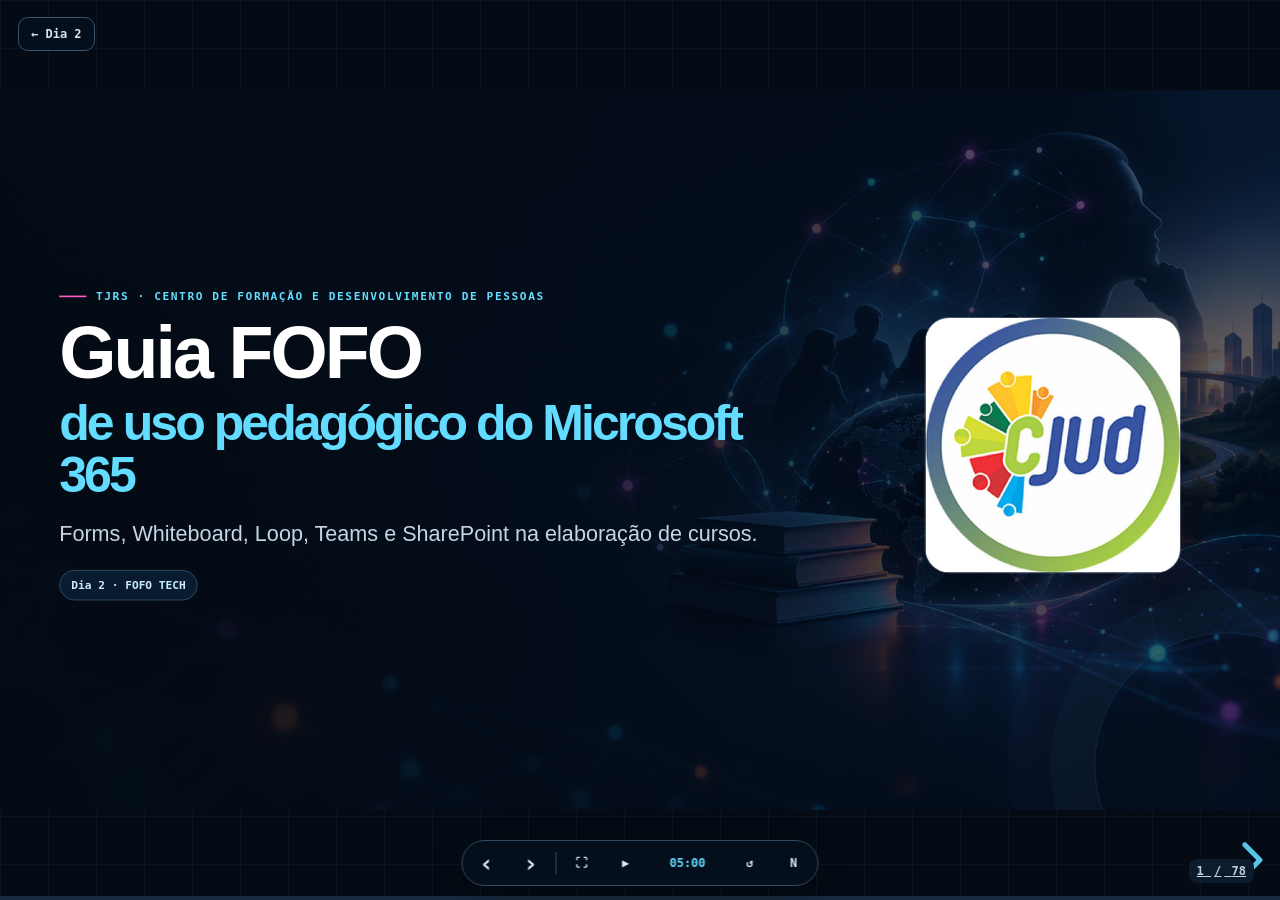
<file: encontro-2/index.html>
<!doctype html>
<html lang="pt-BR">
<head>
<meta charset="utf-8">
<meta name="viewport" content="width=device-width,initial-scale=1">
<title>FOFO TECH · Dia 2 · Guia FOFO de uso pedagógico do Microsoft 365</title>
<meta name="description" content="Apresentação do Guia FOFO de uso pedagógico do Microsoft 365, seguindo a estrutura do documento de referência.">
<link rel="icon" href="../assets/logo-cjud.jpg">
<link rel="stylesheet" href="../vendor/reveal/reveal.css">
<link rel="stylesheet" href="../assets/slides.css">
</head>
<body>
<a class="slide-skip" href="#fofo-slides">Ir para os slides</a>
<a class="portal-return" href="../dia-2/" aria-label="Voltar à página do Dia 2">← Dia 2</a>
<div class="reveal" id="fofo-slides"><div class="slides">
<section class="cover" data-topic="0" data-title="Capa" data-note="Apresente o Dia 2 como estudo do Guia FOFO de uso pedagógico do Microsoft 365. Informe que a sequência dos slides acompanha os capítulos e subtítulos do documento."><div class="cover-grid"><div><span class="kicker">TJRS · Centro de Formação e Desenvolvimento de Pessoas</span><h1>Guia FOFO<span>de uso pedagógico do Microsoft 365</span></h1><p class="lead">Forms, Whiteboard, Loop, Teams e SharePoint na elaboração de cursos.</p><span class="pill">Dia 2 · FOFO TECH</span></div><div class="logo-stage"><img src="../assets/logo-cjud.jpg" alt="Logo do CJUD"></div></div></section>

<section data-topic="0" data-title="1. Apresentação" data-note="Apresente as cinco ferramentas exatamente como delimitadas pelo guia. Explique que os capítulos seguintes mantêm a mesma estrutura para facilitar comparação."><span class="kicker">1. Apresentação</span><h2>Finalidade do guia</h2><p class="lead">O guia apresenta cinco ferramentas do Microsoft 365 que podem apoiar a elaboração e a realização de cursos.</p><div class="grid" style="--cols:3"><div class="card "><b>Microsoft Teams</b><p>Ambiente de comunicação e colaboração.</p></div><div class="card "><b>Microsoft Forms</b><p>Formulários, questionários e coleta de respostas.</p></div><div class="card "><b>Microsoft Whiteboard</b><p>Tela visual colaborativa.</p></div><div class="card "><b>Microsoft Loop</b><p>Componentes, páginas e espaços de coautoria.</p></div><div class="card "><b>Microsoft SharePoint</b><p>Sites, páginas, bibliotecas e memória institucional.</p></div></div></section>

<section data-topic="0" data-title="1. Apresentação: ponto de partida" data-note="Leia os critérios do guia e peça um exemplo breve para um deles. Evite acrescentar novas categorias; use a formulação do documento."><span class="kicker">1. Apresentação</span><h2>O ponto de partida não é a ferramenta</h2><p class="lead">A tecnologia deve ser selecionada somente quando melhorar pelo menos um aspecto da experiência.</p><div class="grid" style="--cols:3"><div class="card "><b>Ação do participante</b><p>O que a pessoa fará para aprender.</p></div><div class="card "><b>Interação e colaboração</b><p>Como pessoas e grupos trabalharão.</p></div><div class="card "><b>Produção de evidências</b><p>O que tornará a aprendizagem observável.</p></div><div class="card "><b>Qualidade do feedback</b><p>Como o retorno apoiará melhoria.</p></div><div class="card "><b>Acesso e percurso</b><p>Como materiais e etapas serão encontrados.</p></div><div class="card "><b>Acompanhamento</b><p>Como aprendizagem e transferência serão monitoradas.</p></div></div></section>

<section data-topic="0" data-title="1. Apresentação: cadeia FOFO" data-note="Percorra a cadeia do guia da esquerda para a direita. Reforce que é preciso observar o que o participante compreendeu, decidiu, produziu, justificou, revisou ou aplicou."><span class="kicker">1. Apresentação</span><h2>Na perspectiva FOFO, o planejamento segue esta cadeia</h2><div class="formula"><div>Necessidade profissional</div><div>Capacidade</div><div>Objetivo</div><div>Conteúdo</div><div>Experiência</div><div>Evidência</div><div>Feedback</div><div>Transferência</div></div><p class="lead">Abrir um aplicativo, participar de uma reunião ou responder a um formulário não comprova aprendizagem.</p></section>

<section data-topic="0" data-title="2. Como as ferramentas se integram" data-note="Apresente a tabela do guia sem transformar as funções em regras rígidas. Elas indicam uma arquitetura integrada possível."><span class="kicker">2. Como as ferramentas se integram</span><h2>Função predominante no curso</h2><table class="matrix"><thead><tr><th>Ferramenta</th><th>Função predominante</th><th>Principal contribuição pedagógica</th></tr></thead><tbody><tr><td>Teams</td><td>Ambiente do curso</td><td>Comunicação, encontros, organização dos grupos e continuidade</td></tr><tr><td>SharePoint</td><td>Página inicial e acervo</td><td>Curadoria, arquitetura da informação e memória do curso</td></tr><tr><td>Loop</td><td>Espaço de produção</td><td>Coautoria, registro do raciocínio, feedback e revisão</td></tr><tr><td>Whiteboard</td><td>Pensamento visual</td><td>Problematização, relações, hipóteses, critérios e decisões</td></tr><tr><td>Forms</td><td>Coleta estruturada</td><td>Diagnóstico, recuperação ativa, avaliação e acompanhamento</td></tr></tbody></table></section>

<section data-topic="0" data-title="2. Como as ferramentas se integram: fluxo" data-note="Apresente o fluxo na ordem do documento: Teams, SharePoint, Forms, Whiteboard, Loop, publicação, feedback e aplicação no trabalho."><span class="kicker">2. Como as ferramentas se integram</span><h2>Uma arquitetura integrada pode funcionar assim</h2><div class="flow"><div class="step"><span>1</span>Entrar no Teams e localizar o percurso</div><div class="step"><span>2</span>Consultar página e acervo no SharePoint</div><div class="step"><span>3</span>Responder ao diagnóstico no Forms</div><div class="step"><span>4</span>Problematizar no Whiteboard</div><div class="step"><span>5</span>Construir solução no Loop</div><div class="step hot"><span>6</span>Publicar, receber feedback e registrar aplicação</div></div></section>

<section data-topic="1" data-title="3. Microsoft Teams" data-note="Apresente o capítulo 3. com a mesma estrutura do guia. Use este slide apenas como transição e antecipe os subtítulos que serão percorridos."><span class="kicker">3.</span><h2>Microsoft Teams</h2><p class="lead">O Teams reúne equipes, canais, conversas, reuniões, arquivos, páginas e aplicativos.</p></section>

<section data-topic="1" data-title="3.1 O que é" data-note="Explique equipes, canais e reuniões conforme o guia. Não presuma disponibilidade de canais compartilhados ou colaboração externa; marque como dependência institucional."><span class="kicker">3.1 O que é</span><h2>Microsoft Teams</h2><div class="grid" style="--cols:4"><div class="card "><b>Equipes</b><p>Organizam membros e recursos persistentes.</p></div><div class="card "><b>Canais</b><p>Organizam interações por tema, projeto ou finalidade.</p></div><div class="card "><b>Reuniões</b><p>Sustentam encontros síncronos com políticas e papéis.</p></div><div class="card "><b>Arquivos, páginas e aplicativos</b><p>Conectam materiais, produções e serviços ao ambiente.</p></div></div><p class="lead">Canais podem ser padrão, privados ou compartilhados, conforme configuração e política institucional.</p></section>

<section data-topic="1" data-title="3.2 Finalidade pedagógica" data-note="Mantenha a formulação do guia. Peça ao grupo que diferencie ambiente persistente, sala de reunião e depósito de arquivos."><span class="kicker">3.2 Finalidade pedagógica</span><h2>Ambiente persistente de aprendizagem</h2><div class="check"><div>Conectar a preparação anterior ao encontro.</div><div>Articular atividades síncronas e interação assíncrona.</div><div>Apoiar produção individual ou coletiva.</div><div>Organizar feedback e avaliação.</div><div>Acompanhar a transferência para o trabalho.</div></div><p class="lead">O Teams não deve funcionar apenas como sala de videoconferência ou depósito de arquivos.</p></section>

<section data-topic="1" data-title="3.3 Possibilidades de uso" data-note="Percorra as possibilidades na mesma ordem do guia. Solicite exemplos apenas depois de apresentar a lista."><span class="kicker">3.3 Possibilidades de uso</span><h2>Microsoft Teams</h2><div class="grid" style="--cols:3"><div class="card "><b>Acolhimento e orientação</b><p>Comunicação inicial e percurso.</p></div><div class="card "><b>Módulos e temas</b><p>Organização em canais.</p></div><div class="card "><b>Debates e encontros</b><p>Casos, reuniões e pequenos grupos.</p></div><div class="card "><b>Materiais e coautoria</b><p>Compartilhamento e produção.</p></div><div class="card "><b>Feedback e projetos</b><p>Revisão e acompanhamento.</p></div><div class="card "><b>Comunidade de prática</b><p>Continuidade depois do curso.</p></div></div></section>

<section data-topic="1" data-title="3.4 Relação com o plano de curso" data-note="Apresente a relação do Teams com cada campo do plano de curso. Preserve a distinção entre recurso, procedimento e evidência."><span class="kicker">3.4 Relação com o plano de curso</span><h2>Microsoft Teams</h2><table class="matrix"><thead><tr><th>Elemento</th><th>Aplicação no guia</th></tr></thead><tbody><tr><td>Conteúdos</td><td>Páginas, casos, textos, vídeos, modelos, referências e sínteses organizados em canais</td></tr><tr><td>Procedimentos metodológicos</td><td>Estudo de caso, sala de aula invertida, problemas, debate, instrução por pares, oficinas e projetos</td></tr><tr><td>Tempo estimado</td><td>Preparação, encontro síncrono, produção, feedback, revisão e acompanhamento posterior</td></tr><tr><td>Recursos didáticos</td><td>Canais, publicações, reuniões, arquivos, Loop, Forms, Whiteboard, SharePoint e links externos</td></tr><tr><td>Proposta de avaliação</td><td>Produtos, decisões justificadas, colaboração, revisão e aplicação no trabalho</td></tr></tbody></table></section>

<section data-topic="1" data-title="3.5 Passo a passo de configuração (1/2)" data-note="Apresente os seis primeiros passos do guia. Oriente a marcar licença, política e colaboração externa como confirmadas ou a confirmar."><span class="kicker">3.5 Passo a passo de configuração</span><h2>Preparação do ambiente</h2><div class="check"><div>Defina público, necessidade profissional e duração do curso.</div><div>Confirme o proprietário da equipe, membros e convidados.</div><div>Verifique licença, tenant e políticas institucionais.</div><div>Crie apenas os canais necessários.</div><div>Escolha o tipo de canal conforme público e sensibilidade.</div><div>Use nomes e descrições que indiquem a finalidade.</div></div></section>

<section data-topic="1" data-title="3.5 Passo a passo de configuração (2/2)" data-note="Apresente os passos finais do guia. Gravação e transcrição dependem de licença, política, finalidade e informação adequada."><span class="kicker">3.5 Passo a passo de configuração</span><h2>Organização, teste e encerramento</h2><div class="check"><div>Publique anúncio inicial com objetivo, percurso e regras.</div><div>Adicione somente as abas essenciais.</div><div>Organize arquivos em pastas ou bibliotecas compreensíveis.</div><div>Configure reuniões, papéis, lobby, chat, legendas e gravação.</div><div>Teste com perfil equivalente ao participante, pelo celular e navegador.</div><div>Defina encerramento, arquivamento ou manutenção do ambiente.</div></div></section>

<section data-topic="1" data-title="3.6 Modelo de anúncio inicial (1/2)" data-note="Leia o título, a finalidade e os quatro primeiros passos do modelo de anúncio inicial do guia."><span class="kicker">3.6 Modelo de anúncio inicial</span><h2>Comece aqui | Orientações para este canal</h2><div class="case">Este canal será utilizado para desenvolver uma atividade baseada em uma situação real do trabalho.</div><div class="check"><div>Consulte o material indicado.</div><div>Analise o caso apresentado.</div><div>Registre sua decisão e justificativa.</div><div>Comente a produção de um colega utilizando os critérios.</div></div></section>

<section data-topic="1" data-title="3.6 Modelo de anúncio inicial (2/2)" data-note="Complete o modelo do guia. Mostre que a publicação inclui ação, produto, tempo e critérios, não apenas um link."><span class="kicker">3.6 Modelo de anúncio inicial</span><h2>Produto, tempo e critérios</h2><div class="check"><div>Revise sua resposta.</div><div>Publique uma síntese do que mudou em seu entendimento.</div><div>Produto esperado: decisão fundamentada e revisada.</div><div>Tempo estimado: 60 minutos.</div><div>Critérios: pertinência, fundamentação, viabilidade, uso das fontes e qualidade da revisão.</div></div></section>

<section data-topic="1" data-title="3.7 Cuidados" data-note="Apresente os cuidados exatamente na ordem do guia. Diferencie conveniência técnica de permissão institucional."><span class="kicker">3.7 Cuidados</span><h2>Microsoft Teams</h2><div class="check"><div>Muitos canais aumentam a carga cognitiva.</div><div>Arquivos soltos não formam uma trilha.</div><div>Reuniões expositivas extensas reduzem a participação.</div><div>Gravação e transcrição dependem de licença, política e consentimento.</div><div>Convidados podem ter acesso limitado a aplicativos.</div><div>Dados pessoais, processuais ou sensíveis exigem necessidade e autorização.</div></div></section>

<section data-topic="2" data-title="4. Microsoft Forms" data-note="Apresente o capítulo 4. com a mesma estrutura do guia. Use este slide apenas como transição e antecipe os subtítulos que serão percorridos."><span class="kicker">4.</span><h2>Microsoft Forms</h2><p class="lead">O Forms permite criar formulários e questionários, coletar respostas, visualizar resultados e exportar dados.</p></section>

<section data-topic="2" data-title="4.1 O que é" data-note="Apresente os tipos de pergunta listados no guia. Não associe automaticamente um tipo de item a evidência de aprendizagem."><span class="kicker">4.1 O que é</span><h2>Microsoft Forms</h2><div class="grid" style="--cols:4"><div class="card "><b>Escolha e texto</b><p>Respostas fechadas ou abertas.</p></div><div class="card "><b>Avaliação, data e classificação</b><p>Percepção, registro temporal e ordenação.</p></div><div class="card "><b>Likert e NPS</b><p>Escalas estruturadas.</p></div><div class="card "><b>Upload e seções</b><p>Envio de arquivo e organização do instrumento.</p></div></div><p class="lead">A ferramenta oferece visualização para computador e celular.</p></section>

<section data-topic="2" data-title="4.2 Finalidade pedagógica" data-note="Mantenha a finalidade formulada pelo guia. Diferencie resposta, nota e capacidade de aplicação."><span class="kicker">4.2 Finalidade pedagógica</span><h2>Respostas que apoiam uma decisão pedagógica</h2><div class="grid" style="--cols:3"><div class="card "><b>Identificar</b><p>Conhecimentos prévios e concepções equivocadas.</p></div><div class="card "><b>Adaptar</b><p>Mediação, exemplos, ritmo e agrupamentos.</p></div><div class="card "><b>Verificar</b><p>Compreensão e recuperação ativa.</p></div><div class="card "><b>Devolver</b><p>Feedback formativo.</p></div><div class="card "><b>Acompanhar</b><p>Transferência para o trabalho.</p></div></div><p class="lead">Responder ao formulário ou obter uma nota não comprova, isoladamente, aplicação do conhecimento.</p></section>

<section data-topic="2" data-title="4.3 Formulário ou questionário" data-note="Apresente a distinção do documento sem transformá-la em regra absoluta. O objetivo e a evidência esperada orientam a escolha."><span class="kicker">4.3 Formulário ou questionário</span><h2>Escolha conforme a finalidade</h2><table class="matrix"><thead><tr><th>Recurso</th><th>Mais indicado para</th></tr></thead><tbody><tr><td>Formulário</td><td>Diagnóstico, levantamento, reflexão, autoavaliação, avaliação da atividade e acompanhamento</td></tr><tr><td>Questionário</td><td>Situações com respostas esperadas, pontuação ou feedback automático</td></tr></tbody></table></section>

<section data-topic="2" data-title="4.4 Possibilidades de uso" data-note="Percorra as possibilidades do guia. Use o exemplo: gostar do curso mede percepção ou satisfação, não demonstra aprendizagem."><span class="kicker">4.4 Possibilidades de uso</span><h2>Microsoft Forms</h2><div class="grid" style="--cols:4"><div class="card "><b>Antes ou no início</b><p>Diagnóstico inicial e pergunta de entrada.</p></div><div class="card "><b>Durante</b><p>Votação, questão conceitual, instrução por pares e estudo de caso.</p></div><div class="card "><b>Ao final</b><p>Ticket de saída, autoavaliação e quiz formativo.</p></div><div class="card "><b>Depois</b><p>Avaliação de satisfação e acompanhamento pós-curso.</p></div></div><p class="lead">Avaliação da aprendizagem e avaliação da atividade são finalidades diferentes.</p></section>

<section data-topic="2" data-title="4.5 Relação com o plano de curso" data-note="Apresente a relação entre o Forms e o plano de curso. Reforce que a resposta estruturada pode precisar de evidência complementar."><span class="kicker">4.5 Relação com o plano de curso</span><h2>Microsoft Forms</h2><table class="matrix"><thead><tr><th>Elemento</th><th>Aplicação no guia</th></tr></thead><tbody><tr><td>Conteúdos</td><td>Conceitos, critérios e situações mobilizados nas perguntas</td></tr><tr><td>Procedimentos metodológicos</td><td>Recuperação ativa, instrução por pares, casos, diagnóstico e autoavaliação</td></tr><tr><td>Tempo estimado</td><td>Acesso, leitura, resposta, análise, devolutiva e revisão</td></tr><tr><td>Recursos didáticos</td><td>Formulário, caso, dispositivo, conexão e alternativa acessível</td></tr><tr><td>Proposta de avaliação</td><td>Evidências parciais combinadas com justificativas, decisões, produtos ou exemplos</td></tr></tbody></table></section>

<section data-topic="2" data-title="4.6 Passo a passo de configuração (1/2)" data-note="Apresente a primeira metade do fluxo de configuração do guia. A decisão pedagógica vem antes do acesso ao aplicativo."><span class="kicker">4.6 Passo a passo de configuração</span><h2>Objetivo, estrutura e perguntas</h2><div class="check"><div>Defina qual decisão as respostas informarão.</div><div>Acesse o Forms e selecione novo formulário ou novo questionário.</div><div>Insira título, descrição e finalidade da coleta.</div><div>Adicione perguntas alinhadas ao objetivo.</div><div>Evite solicitar informações desnecessárias.</div><div>Em questionários, configure resposta correta, pontuação e feedback.</div></div></section>

<section data-topic="2" data-title="4.6 Passo a passo de configuração (2/2)" data-note="Apresente a segunda metade do fluxo. A ramificação avança para perguntas ou seções posteriores. Teste conta externa quando for aplicável."><span class="kicker">4.6 Passo a passo de configuração</span><h2>Fluxo, público e teste</h2><div class="check"><div>Use seções quando houver diferentes blocos.</div><div>Utilize ramificação somente para perguntas posteriores.</div><div>Configure público, período e identificação.</div><div>Verifique se haverá uma resposta por pessoa.</div><div>Visualize no computador e no celular.</div><div>Faça resposta de teste e verifique registro, feedback e permissões.</div><div>Planeje a devolutiva dos resultados.</div></div></section>

<section data-topic="2" data-title="4.7 Como elaborar boas perguntas" data-note="Apresente os critérios do guia. Diferencie dificuldade artificial de raciocínio relevante."><span class="kicker">4.7 Como elaborar boas perguntas</span><h2>Uma boa pergunta deve</h2><div class="check"><div>Estar alinhada ao objetivo.</div><div>Usar linguagem simples e contexto suficiente.</div><div>Evitar pistas involuntárias.</div><div>Exigir raciocínio compatível com a aprendizagem esperada.</div><div>Produzir informação capaz de orientar uma decisão.</div></div><p class="lead">Em múltipla escolha, alternativas incorretas devem ser plausíveis e representar erros reais.</p></section>

<section data-topic="2" data-title="4.7 Exemplo" data-note="A alternativa B é a mais adequada porque exige análise, critérios e decisão. Acesso e tempo conectado não demonstram aprendizagem."><span class="kicker">4.7 Como elaborar boas perguntas</span><h2>Exemplo do guia</h2><div class="case">Uma equipe utiliza uma tecnologia nova, mas apenas reproduz o procedimento anterior em meio digital. Qual ação melhor caracteriza aprendizagem com potencial de transformação?</div><table class="matrix"><thead><tr><th>Alternativa</th><th>Resposta</th></tr></thead><tbody><tr><td>A</td><td>Registrar que todos acessaram a ferramenta.</td></tr><tr><td>B</td><td>Comparar o procedimento anterior e o novo, usando critérios para justificar uma mudança.</td></tr><tr><td>C</td><td>Solicitar que assistam novamente ao tutorial.</td></tr><tr><td>D</td><td>Verificar quanto tempo permaneceram conectados.</td></tr></tbody></table></section>

<section data-topic="2" data-title="4.8 Evidências e critérios" data-note="Apresente produto e critérios conforme o guia. Avalie a justificativa de uso, não apenas o funcionamento técnico do formulário."><span class="kicker">4.8 Evidências e critérios</span><h2>Produto esperado: formulário testado e justificativa de uso</h2><div class="grid" style="--cols:3"><div class="card "><b>Alinhamento</b><p>Objetivo, clareza e qualidade das alternativas.</p></div><div class="card "><b>Feedback</b><p>Pertinência e utilidade para revisão.</p></div><div class="card "><b>Dados</b><p>Minimização e possibilidade de análise.</p></div><div class="card "><b>Acesso</b><p>Funcionamento no celular.</p></div><div class="card "><b>Contingência</b><p>Alternativa equivalente disponível.</p></div></div></section>

<section data-topic="2" data-title="4.9 Cuidados" data-note="Apresente os cuidados do guia. Reforce que coletar respostas sem consequência reduz a confiança dos participantes."><span class="kicker">4.9 Cuidados</span><h2>Microsoft Forms</h2><div class="check"><div>Não use apenas perguntas de memória quando o objetivo exige aplicação.</div><div>Evite formulários longos.</div><div>Não colete dados processuais ou pessoais sem necessidade.</div><div>Confirme se participantes externos podem responder.</div><div>Ofereça alternativa editável ou impressa.</div><div>Analise e devolva os resultados.</div></div></section>

<section data-topic="3" data-title="5. Microsoft Whiteboard" data-note="Apresente o capítulo 5. com a mesma estrutura do guia. Use este slide apenas como transição e antecipe os subtítulos que serão percorridos."><span class="kicker">5.</span><h2>Microsoft Whiteboard</h2><p class="lead">O Whiteboard é uma tela visual colaborativa para notas, textos, imagens, formas, tinta digital e outros elementos.</p></section>

<section data-topic="3" data-title="5.1 O que é" data-note="Apresente a definição do guia. Avise que recursos e colaboração externa podem variar por cliente, atualização e política institucional."><span class="kicker">5.1 O que é</span><h2>Microsoft Whiteboard</h2><div class="grid" style="--cols:4"><div class="card "><b>Acesso</b><p>Navegador, aplicativos e contextos do Teams.</p></div><div class="card "><b>Elementos</b><p>Notas, textos, imagens, formas e tinta digital.</p></div><div class="card "><b>Colaboração</b><p>Compartilhamento e edição conforme permissões.</p></div><div class="card "><b>Saída</b><p>Exportação ou preservação do quadro.</p></div></div></section>

<section data-topic="3" data-title="5.2 Finalidade pedagógica" data-note="Apresente os itens do guia e a conclusão: é necessário organizar, comparar, justificar, priorizar, sintetizar e revisar."><span class="kicker">5.2 Finalidade pedagógica</span><h2>Visualizar relações e decisões</h2><div class="grid" style="--cols:4"><div class="card "><b>Relações e hipóteses</b><p>Conexões que precisam ser examinadas.</p></div><div class="card "><b>Causas e etapas</b><p>Processos, sequências e consequências.</p></div><div class="card "><b>Divergências e alternativas</b><p>Diferenças que precisam ser comparadas.</p></div><div class="card "><b>Critérios e decisões</b><p>Parâmetros e escolhas justificadas.</p></div></div><p class="lead">Muitas notas adesivas não demonstram aprendizagem por si.</p></section>

<section data-topic="3" data-title="5.3 Possibilidades de uso" data-note="Percorra as possibilidades exatamente na ordem do guia, agrupadas apenas para caber no layout."><span class="kicker">5.3 Possibilidades de uso</span><h2>Microsoft Whiteboard</h2><div class="grid" style="--cols:4"><div class="card "><b>Conhecimentos prévios</b><p>Mapa inicial e nuvem de ideias.</p></div><div class="card "><b>Análise</b><p>Causas, consequências, atores e linha do tempo.</p></div><div class="card "><b>Comparação</b><p>Galeria de soluções e matriz de decisão.</p></div><div class="card "><b>Construção coletiva</b><p>Rubrica, retrospectiva e síntese visual.</p></div></div></section>

<section data-topic="3" data-title="5.4 Relação com o plano de curso" data-note="Apresente cada linha do guia. Destaque que a estética do quadro não deve valer mais que o raciocínio representado."><span class="kicker">5.4 Relação com o plano de curso</span><h2>Microsoft Whiteboard</h2><table class="matrix"><thead><tr><th>Elemento</th><th>Aplicação no guia</th></tr></thead><tbody><tr><td>Conteúdos</td><td>Conceitos, relações, etapas, fatos, hipóteses e critérios</td></tr><tr><td>Procedimentos metodológicos</td><td>Problematização, brainstorming estruturado, problemas, galeria e construção coletiva</td></tr><tr><td>Tempo estimado</td><td>Orientação, produção, organização, leitura cruzada, decisão, debriefing e síntese</td></tr><tr><td>Recursos didáticos</td><td>Quadro, modelo visual, legenda, instruções, dispositivos e alternativa textual</td></tr><tr><td>Proposta de avaliação</td><td>Qualidade das relações, critérios e justificativas, sem privilegiar aparência</td></tr></tbody></table></section>

<section data-topic="3" data-title="5.5 Passo a passo de configuração (1/2)" data-note="Apresente a preparação conforme o guia. O exemplo deve orientar sem preencher a resposta do participante."><span class="kicker">5.5 Passo a passo de configuração</span><h2>Preparação do quadro</h2><div class="check"><div>Defina o problema profissional e o produto visual.</div><div>Abra, crie e nomeie o quadro.</div><div>Divida o quadro em zonas.</div><div>Inclua legenda de cores e símbolos.</div><div>Escreva instruções breves no próprio quadro.</div><div>Apresente um exemplo de contribuição.</div><div>Defina visualização e edição.</div></div></section>

<section data-topic="3" data-title="5.5 Passo a passo de configuração (2/2)" data-note="Apresente os passos finais. A síntese textual é necessária para acessibilidade e continuidade."><span class="kicker">5.5 Passo a passo de configuração</span><h2>Teste, mediação e fechamento</h2><div class="check"><div>Teste link e permissões.</div><div>Verifique teclado, mouse e dispositivo móvel.</div><div>Distribua papéis e defina tempo por etapa.</div><div>Agrupe e nomeie padrões.</div><div>Peça justificativas e conduza debriefing.</div><div>Registre uma síntese textual.</div><div>Exporte ou preserve a versão final conforme a política.</div></div></section>

<section data-topic="3" data-title="5.6 Modelo de atividade (1/2)" data-note="Apresente a situação e as seis zonas exatamente como no modelo do guia."><span class="kicker">5.6 Modelo de atividade</span><h2>Situação e zonas do quadro</h2><div class="case">Uma unidade identifica atrasos recorrentes em determinado processo de trabalho.</div><div class="grid" style="--cols:3"><div class="card "><b>Fatos observados</b><p>O que já foi verificado.</p></div><div class="card "><b>Pessoas afetadas</b><p>Quem sofre consequências.</p></div><div class="card "><b>Causas possíveis</b><p>Hipóteses a examinar.</p></div><div class="card "><b>Evidências disponíveis</b><p>Dados e fontes existentes.</p></div><div class="card "><b>Alternativas</b><p>Possíveis intervenções.</p></div><div class="card "><b>Critérios para decisão</b><p>Parâmetros de escolha.</p></div></div></section>

<section data-topic="3" data-title="5.6 Modelo de atividade (2/2)" data-note="Complete o modelo. Garanta tempo para leitura cruzada e resposta às contribuições do outro grupo."><span class="kicker">5.6 Modelo de atividade</span><h2>Tarefa do grupo e leitura cruzada</h2><div class="check"><div>Registrar pelo menos dois fatos.</div><div>Diferenciar fatos de hipóteses.</div><div>Relacionar causas e consequências.</div><div>Propor alternativas e selecionar uma.</div><div>Justificar a decisão com critérios.</div><div>Outro grupo acrescenta dúvida, evidência ausente, risco e melhoria.</div></div></section>

<section data-topic="3" data-title="5.7 Evidências e critérios" data-note="Apresente produto e critérios do guia. Evite avaliar quantidade de notas ou acabamento visual isoladamente."><span class="kicker">5.7 Evidências e critérios</span><h2>Produto esperado: quadro organizado e síntese da decisão</h2><div class="grid" style="--cols:4"><div class="card "><b>Problema e evidências</b><p>Alinhamento, fatos e hipóteses distintos.</p></div><div class="card "><b>Representação</b><p>Relações compreensíveis e critérios explícitos.</p></div><div class="card "><b>Colaboração</b><p>Participação estruturada.</p></div><div class="card "><b>Decisão</b><p>Justificativa e revisão após feedback.</p></div></div></section>

<section data-topic="3" data-title="5.8 Cuidados" data-note="Apresente os cuidados do guia. Em cenários com convidados ou externos, teste a edição e não presuma persistência do acesso."><span class="kicker">5.8 Cuidados</span><h2>Microsoft Whiteboard</h2><div class="check"><div>Não dependa apenas de cor ou posição.</div><div>Produza síntese textual linear.</div><div>Use fontes legíveis e bom contraste.</div><div>Evite quadros excessivamente grandes.</div><div>Não inclua dados pessoais ou sensíveis.</div><div>Tenha matriz, tabela ou cartões físicos como alternativa.</div></div></section>

<section data-topic="4" data-title="6. Microsoft Loop" data-note="Apresente o capítulo 6. com a mesma estrutura do guia. Use este slide apenas como transição e antecipe os subtítulos que serão percorridos."><span class="kicker">6.</span><h2>Microsoft Loop</h2><p class="lead">O Loop é um ambiente de coautoria composto por componentes, páginas e espaços de trabalho.</p></section>

<section data-topic="4" data-title="6.1 O que é" data-note="Apresente as definições do guia. Diferencie a unidade curta, a atividade completa e o projeto mais longo."><span class="kicker">6.1 O que é</span><h2>Três elementos principais</h2><div class="grid" style="--cols:3"><div class="card "><b>Componentes</b><p>Blocos portáteis e sincronizados.</p></div><div class="card "><b>Páginas</b><p>Telas flexíveis com pessoas, componentes, links, tarefas e informações.</p></div><div class="card "><b>Espaços de trabalho</b><p>Agrupam conteúdos relacionados a um projeto ou iniciativa.</p></div></div></section>

<section data-topic="4" data-title="6.2 Finalidade pedagógica" data-note="Apresente a finalidade e a ressalva exatamente como no guia."><span class="kicker">6.2 Finalidade pedagógica</span><h2>O Loop pode apoiar</h2><div class="grid" style="--cols:4"><div class="card "><b>Produção e registro</b><p>Produção conjunta e registro do raciocínio.</p></div><div class="card "><b>Planejamento</b><p>Organização de etapas e tarefas.</p></div><div class="card "><b>Feedback e revisão</b><p>Comentários e melhoria da produção.</p></div><div class="card "><b>Síntese e acompanhamento</b><p>Decisões, responsabilidades e continuidade.</p></div></div><p class="lead">A coedição só se torna aprendizagem com desafio, ação cognitiva, produto, critérios, feedback e revisão.</p></section>

<section data-topic="4" data-title="6.3 Quando usar cada elemento" data-note="Apresente a escolha do guia. O menor elemento que atende à finalidade tende a reduzir complexidade."><span class="kicker">6.3 Quando usar cada elemento</span><h2>Componente, página ou espaço de trabalho</h2><table class="matrix"><thead><tr><th>Elemento</th><th>Quando usar</th></tr></thead><tbody><tr><td>Componente</td><td>Contribuição curta e localizada, como votação, checklist, tabela ou lista de tarefas</td></tr><tr><td>Página</td><td>Atividade com contexto, fontes, etapas, produto e critérios</td></tr><tr><td>Espaço de trabalho</td><td>Projeto mais longo, com várias páginas, produtos e responsáveis</td></tr></tbody></table></section>

<section data-topic="4" data-title="6.4 Possibilidades de uso" data-note="Percorra as possibilidades na ordem do guia. Diferencie produto colaborativo de simples edição simultânea."><span class="kicker">6.4 Possibilidades de uso</span><h2>Microsoft Loop</h2><div class="grid" style="--cols:4"><div class="card "><b>Atividade e análise</b><p>Página-guia e matriz de caso.</p></div><div class="card "><b>Reflexão e ação</b><p>Diário de aprendizagem e plano de ação.</p></div><div class="card "><b>Coordenação</b><p>Protocolo, checklist e projeto.</p></div><div class="card "><b>Revisão e continuidade</b><p>Feedback, síntese e plano de transferência.</p></div></div></section>

<section data-topic="4" data-title="6.5 Relação com o plano de curso" data-note="Apresente a relação com o plano de curso. O histórico técnico pode apoiar análise, mas não substitui critérios de qualidade da contribuição."><span class="kicker">6.5 Relação com o plano de curso</span><h2>Microsoft Loop</h2><table class="matrix"><thead><tr><th>Elemento</th><th>Aplicação no guia</th></tr></thead><tbody><tr><td>Conteúdos</td><td>Textos, critérios, fontes, links, exemplos e sínteses</td></tr><tr><td>Procedimentos metodológicos</td><td>Coautoria, projetos, resolução de problemas, feedback, planejamento e reflexão</td></tr><tr><td>Tempo estimado</td><td>Ambientação, produção, comentários, revisão e fechamento</td></tr><tr><td>Recursos didáticos</td><td>Página, componentes, modelo, permissões e alternativa em documento</td></tr><tr><td>Proposta de avaliação</td><td>Qualidade da contribuição, produto, critérios, feedback e revisão</td></tr></tbody></table></section>

<section data-topic="4" data-title="6.6 Passo a passo de configuração (1/2)" data-note="Apresente a primeira metade do fluxo do guia. A necessidade e o produto antecedem a escolha do elemento do Loop."><span class="kicker">6.6 Passo a passo de configuração</span><h2>Problema, produto e estrutura</h2><div class="check"><div>Defina a necessidade profissional.</div><div>Especifique o produto e a evidência esperada.</div><div>Escolha componente, página ou espaço de trabalho.</div><div>Nomeie a página de modo reconhecível.</div><div>Inclua contexto, desafio e fontes essenciais.</div><div>Divida a atividade em etapas.</div></div></section>

<section data-topic="4" data-title="6.6 Passo a passo de configuração (2/2)" data-note="Apresente a segunda metade. Não planeje Loop para convidados ou externos sem comprovação de acesso; use documento compartilhado como contingência."><span class="kicker">6.6 Passo a passo de configuração</span><h2>Orientação, acesso e destino</h2><div class="check"><div>Informe tempo, responsáveis e produto esperado.</div><div>Inclua critérios de qualidade.</div><div>Defina feedback e revisão.</div><div>Configure o acesso e teste como participante.</div><div>Registre a síntese final.</div><div>Defina responsabilidade, retenção e destino do conteúdo.</div></div></section>

<section data-topic="4" data-title="6.7 Modelo de página (1/2)" data-note="Apresente os quatro primeiros campos do modelo de página do guia."><span class="kicker">6.7 Modelo de página</span><h2>Situação, desafio, fontes e etapas</h2><div class="grid" style="--cols:4"><div class="card "><b>1. Situação profissional</b><p>Qual problema será analisado?</p></div><div class="card "><b>2. Desafio</b><p>O que o grupo precisa decidir ou produzir?</p></div><div class="card "><b>3. Fontes</b><p>Quais materiais são indispensáveis?</p></div><div class="card "><b>4. Etapas</b><p>O que deve ser feito e em qual ordem?</p></div></div></section>

<section data-topic="4" data-title="6.7 Modelo de página (2/2)" data-note="Apresente os cinco campos finais do modelo. Reforce que feedback precisa resultar em revisão observável."><span class="kicker">6.7 Modelo de página</span><h2>Produto, critérios, feedback, revisão e transferência</h2><div class="grid" style="--cols:3"><div class="card "><b>5. Produto esperado</b><p>O que será entregue?</p></div><div class="card "><b>6. Critérios</b><p>Como o produto será analisado?</p></div><div class="card "><b>7. Feedback</b><p>Quem comentará e com qual orientação?</p></div><div class="card "><b>8. Revisão</b><p>O que deverá ser melhorado?</p></div><div class="card "><b>9. Transferência</b><p>Onde a aprendizagem poderá ser aplicada?</p></div></div></section>

<section data-topic="4" data-title="6.8 Evidências e critérios" data-note="Apresente os critérios do guia. A edição simultânea não é critério suficiente."><span class="kicker">6.8 Evidências e critérios</span><h2>Produto esperado: página colaborativa testada e revisada</h2><div class="grid" style="--cols:4"><div class="card "><b>Coerência</b><p>Problema, produto e instruções.</p></div><div class="card "><b>Organização</b><p>Papéis, evidência e critérios utilizáveis.</p></div><div class="card "><b>Interação</b><p>Contribuição substantiva e feedback.</p></div><div class="card "><b>Melhoria</b><p>Revisão, organização e acessibilidade.</p></div></div></section>

<section data-topic="4" data-title="6.9 Cuidados técnicos" data-note="Apresente os cuidados do guia e marque condições institucionais como a confirmar. Não apresente disponibilidade como universal."><span class="kicker">6.9 Cuidados técnicos</span><h2>Microsoft Loop</h2><div class="check"><div>Componentes podem aparecer em Teams, Outlook, OneNote e Whiteboard.</div><div>Compartilhamento com convidados ou externos tem limitações.</div><div>Conta institucional, Exchange Online, SharePoint, licença e política podem ser requisitos.</div><div>Teste com perfil equivalente ao participante.</div><div>Use documento ou tabela compartilhada como contingência.</div></div></section>

<section data-topic="5" data-title="7. Microsoft SharePoint" data-note="Apresente o capítulo 7. com a mesma estrutura do guia. Use este slide apenas como transição e antecipe os subtítulos que serão percorridos."><span class="kicker">7.</span><h2>Microsoft SharePoint</h2><p class="lead">O SharePoint permite criar sites, páginas, bibliotecas, listas e espaços institucionais.</p></section>

<section data-topic="5" data-title="7.1 O que é" data-note="Apresente a definição do guia. Diferencie SharePoint como espaço institucional e OneDrive como espaço individual ou de compartilhamento pontual."><span class="kicker">7.1 O que é</span><h2>Microsoft SharePoint</h2><div class="grid" style="--cols:4"><div class="card "><b>Sites e páginas</b><p>Publicação e navegação institucional.</p></div><div class="card "><b>Bibliotecas e listas</b><p>Organização de arquivos e registros.</p></div><div class="card "><b>Permissões e versões</b><p>Controle de acesso e histórico.</p></div><div class="card "><b>Integração com Teams</b><p>Sites e bibliotecas associados às equipes.</p></div></div></section>

<section data-topic="5" data-title="7.2 Finalidade pedagógica" data-note="Apresente as finalidades do guia. Cada conteúdo precisa estar relacionado a uma etapa, atividade ou decisão."><span class="kicker">7.2 Finalidade pedagógica</span><h2>No curso, o SharePoint pode funcionar como</h2><div class="grid" style="--cols:4"><div class="card "><b>Página inicial</b><p>Propósito, percurso e próximos passos.</p></div><div class="card "><b>Mapa da jornada</b><p>Etapas, atividades e tempo.</p></div><div class="card "><b>Acervo curado</b><p>Casos, fontes e modelos.</p></div><div class="card "><b>Portfólio e memória</b><p>Produções, sínteses e continuidade.</p></div></div><p class="lead">O SharePoint não deve ser tratado como uma grande pasta de arquivos.</p></section>

<section data-topic="5" data-title="7.3 Possibilidades de uso" data-note="Percorra as possibilidades do guia, preservando sua ordem e finalidade."><span class="kicker">7.3 Possibilidades de uso</span><h2>Microsoft SharePoint</h2><div class="grid" style="--cols:4"><div class="card "><b>Curso e módulos</b><p>Página de apresentação, trilha e páginas por módulo.</p></div><div class="card "><b>Fontes e casos</b><p>Biblioteca, banco de casos e modelos.</p></div><div class="card "><b>Produções e projetos</b><p>Coleções autorizadas, listas e acompanhamento.</p></div><div class="card "><b>Suporte</b><p>Página de perguntas e ajuda.</p></div></div></section>

<section data-topic="5" data-title="7.4 Relação com o plano de curso" data-note="Apresente a relação com o plano de curso. A página deve orientar ação, não apenas exibir conteúdo."><span class="kicker">7.4 Relação com o plano de curso</span><h2>Microsoft SharePoint</h2><table class="matrix"><thead><tr><th>Elemento</th><th>Aplicação no guia</th></tr></thead><tbody><tr><td>Conteúdos</td><td>Páginas, fontes, casos, vídeos, documentos, referências e sínteses</td></tr><tr><td>Procedimentos metodológicos</td><td>Estudo orientado, curadoria, sala invertida, projetos, pesquisa e consulta</td></tr><tr><td>Tempo estimado</td><td>Visível em cada etapa da trilha</td></tr><tr><td>Recursos didáticos</td><td>Páginas modernas, bibliotecas, listas, arquivos, mídias, modelos e links</td></tr><tr><td>Proposta de avaliação</td><td>Páginas encaminham para evidência, critérios, devolutiva e transferência</td></tr></tbody></table></section>

<section data-topic="5" data-title="7.5 Arquitetura recomendada (1/2)" data-note="Apresente as duas primeiras áreas da arquitetura recomendada no guia. Teste se o participante entende o próximo passo sem explicação oral."><span class="kicker">7.5 Arquitetura recomendada</span><h2>Página inicial e trilha de aprendizagem</h2><table class="matrix"><thead><tr><th>Área</th><th>Elementos</th></tr></thead><tbody><tr><td>Página inicial</td><td>Propósito, público, objetivos, mapa da trilha, atividade atual, calendário, próximos passos e ajuda</td></tr><tr><td>Trilha de aprendizagem</td><td>Etapa, objetivo, conteúdo, atividade, tempo, produto, critérios e botão de acesso</td></tr></tbody></table></section>

<section data-topic="5" data-title="7.5 Arquitetura recomendada (2/2)" data-note="Apresente as áreas finais. Não publique produções sem autorização e não esconda suporte ou contingência."><span class="kicker">7.5 Arquitetura recomendada</span><h2>Acervo, produções e ajuda</h2><table class="matrix"><thead><tr><th>Área</th><th>Elementos</th></tr></thead><tbody><tr><td>Acervo</td><td>Fontes essenciais, materiais complementares, casos, modelos, referências e produtos autorizados</td></tr><tr><td>Produções</td><td>Orientações de entrega, exemplos, critérios, portfólios e sínteses</td></tr><tr><td>Ajuda</td><td>Perguntas frequentes, suporte técnico, acessibilidade, contingência e contatos institucionais</td></tr></tbody></table></section>

<section data-topic="5" data-title="7.6 Passo a passo de configuração (1/2)" data-note="Apresente a primeira metade do passo a passo do guia. Arquitetura vem antes de criação de páginas."><span class="kicker">7.6 Passo a passo de configuração</span><h2>Planejamento e construção</h2><div class="check"><div>Defina público e jornada.</div><div>Abra o site associado à equipe.</div><div>Desenhe a arquitetura antes de criar páginas.</div><div>Crie página moderna com título claro.</div><div>Organize conteúdo em seções.</div><div>Use web parts somente quando ajudarem navegação ou ação.</div><div>Informe objetivo, tempo e próximo passo.</div></div></section>

<section data-topic="5" data-title="7.6 Passo a passo de configuração (2/2)" data-note="Apresente a segunda metade. O teste precisa incluir permissões e experiência móvel."><span class="kicker">7.6 Passo a passo de configuração</span><h2>Organização, publicação e manutenção</h2><div class="check"><div>Organize bibliotecas com nomes compreensíveis e evite excesso de pastas.</div><div>Use metadados quando o volume justificar.</div><div>Configure permissões por grupos e verifique versionamento.</div><div>Publique a página e adicione como guia no Teams.</div><div>Teste como participante e pelo celular.</div><div>Revise links e arquivos.</div><div>Defina atualização, retenção e arquivamento.</div></div></section>

<section data-topic="5" data-title="7.7 Modelo de página de atividade (1/2)" data-note="Apresente as três primeiras perguntas do modelo do guia."><span class="kicker">7.7 Modelo de página de atividade</span><h2>Por que, o que desenvolver e o que estudar</h2><div class="grid" style="--cols:3"><div class="card "><b>Por que esta atividade é importante?</b><p>Apresente a necessidade profissional.</p></div><div class="card "><b>O que você desenvolverá?</b><p>Declare a capacidade ou aprendizagem esperada.</p></div><div class="card "><b>O que estudar?</b><p>Disponibilize apenas as fontes necessárias.</p></div></div></section>

<section data-topic="5" data-title="7.7 Modelo de página de atividade (2/2)" data-note="Apresente as perguntas finais do modelo. A página precisa orientar ação e revisão, não apenas consulta."><span class="kicker">7.7 Modelo de página de atividade</span><h2>Fazer, produzir, analisar, revisar e aplicar</h2><div class="grid" style="--cols:3"><div class="card "><b>O que fazer?</b><p>Etapas e tempo.</p></div><div class="card "><b>O que produzir?</b><p>Evidência esperada.</p></div><div class="card "><b>Como será analisado?</b><p>Critérios.</p></div><div class="card "><b>Como revisar?</b><p>Processo de feedback.</p></div><div class="card "><b>Como aplicar no trabalho?</b><p>Compromisso de transferência.</p></div></div></section>

<section data-topic="5" data-title="7.8 Evidências e critérios" data-note="Apresente produto e critérios do guia. O teste deve ser feito por alguém que não participou da construção."><span class="kicker">7.8 Evidências e critérios</span><h2>Produto esperado: página inicial ou página de atividade testada</h2><div class="grid" style="--cols:4"><div class="card "><b>Orientação</b><p>Tarefa, arquitetura e percurso compreensíveis.</p></div><div class="card "><b>Contexto</b><p>Fontes contextualizadas e tempo indicado.</p></div><div class="card "><b>Acesso</b><p>Acessibilidade e permissões adequadas.</p></div><div class="card "><b>Continuidade</b><p>Atualização sustentável e contingência.</p></div></div></section>

<section data-topic="5" data-title="7.9 Cuidados" data-note="Apresente os cuidados do guia. Acessibilidade e autorização fazem parte da arquitetura, não da revisão final."><span class="kicker">7.9 Cuidados</span><h2>Microsoft SharePoint</h2><div class="check"><div>Use títulos hierárquicos.</div><div>Insira texto alternativo em imagens.</div><div>Escreva links descritivos e verifique contraste.</div><div>Evite tabelas excessivamente complexas.</div><div>Não publique materiais sem autorização.</div><div>Revise permissões antes de divulgar produções.</div><div>Mantenha guia acessível em PDF ou documento como contingência.</div></div></section>

<section data-topic="6" data-title="8. Exemplo de sequência integrada FOFO" data-note="Apresente o capítulo 8. com a mesma estrutura do guia. Use este slide apenas como transição e antecipe os subtítulos que serão percorridos."><span class="kicker">8.</span><h2>Exemplo de sequência integrada FOFO</h2><p class="lead">Tema: uso responsável de tecnologia em uma situação real de trabalho.</p></section>

<section data-topic="6" data-title="8. Necessidade e objetivo" data-note="Apresente tema, necessidade e objetivo exatamente como no exemplo do guia."><span class="kicker">8. Exemplo de sequência integrada FOFO</span><h2>Necessidade e objetivo</h2><table class="matrix"><thead><tr><th>Elemento</th><th>Descrição</th></tr></thead><tbody><tr><td>Necessidade</td><td>Participantes usam ferramentas digitais, mas nem sempre analisam como a tecnologia modifica decisões, relações, riscos e resultados.</td></tr><tr><td>Objetivo</td><td>Analisar experiência profissional mediada por tecnologia, identificar mudanças e propor melhoria fundamentada.</td></tr></tbody></table></section>

<section data-topic="6" data-title="8. Etapas 1 e 2" data-note="Apresente as duas primeiras etapas e suas evidências."><span class="kicker">8. Exemplo de sequência integrada FOFO</span><h2>Etapa 1: Forms | Etapa 2: Whiteboard</h2><table class="matrix"><thead><tr><th>Etapa</th><th>Ação</th><th>Evidência</th></tr></thead><tbody><tr><td>Diagnóstico no Forms</td><td>Descrever experiência real em que uma tecnologia modificou aprendizagem ou trabalho</td><td>Relato inicial</td></tr><tr><td>Problematização no Whiteboard</td><td>Organizar situação, tecnologia, mudança, benefício, risco e questão em aberto</td><td>Mapa coletivo</td></tr></tbody></table></section>

<section data-topic="6" data-title="8. Etapas 3 e 4" data-note="Apresente as etapas de aprofundamento e produção. As fontes curadas sustentam os critérios usados no plano."><span class="kicker">8. Exemplo de sequência integrada FOFO</span><h2>Etapa 3: SharePoint | Etapa 4: Loop</h2><table class="matrix"><thead><tr><th>Etapa</th><th>Ação</th><th>Evidência</th></tr></thead><tbody><tr><td>Aprofundamento no SharePoint</td><td>Consultar fontes curadas e um caso</td><td>Critérios relevantes identificados</td></tr><tr><td>Produção no Loop</td><td>Elaborar diagnóstico, melhoria, critérios, riscos, implementação e evidência de sucesso</td><td>Plano revisável</td></tr></tbody></table></section>

<section data-topic="6" data-title="8. Etapas 5 e 6" data-note="Apresente as etapas finais. O percurso termina com revisão e aplicação, não com a primeira entrega."><span class="kicker">8. Exemplo de sequência integrada FOFO</span><h2>Etapa 5: Teams | Etapa 6: revisão e transferência</h2><table class="matrix"><thead><tr><th>Etapa</th><th>Ação</th><th>Evidência</th></tr></thead><tbody><tr><td>Feedback no Teams</td><td>Publicar síntese e comentar a produção de outro grupo</td><td>Feedback fundamentado</td></tr><tr><td>Revisão e transferência</td><td>Registrar o que mudou, por quê, onde será aplicado, responsável e verificação</td><td>Plano final e compromisso de aplicação</td></tr></tbody></table></section>

<section data-topic="7" data-title="9. Avaliação integrada" data-note="Apresente o capítulo 9. com a mesma estrutura do guia. Use este slide apenas como transição e antecipe os subtítulos que serão percorridos."><span class="kicker">9.</span><h2>Avaliação integrada</h2><p class="lead">A avaliação diagnóstica, formativa, somativa e da transferência cumpre finalidades diferentes.</p></section>

<section data-topic="7" data-title="9. Avaliação diagnóstica e formativa" data-note="Apresente os dois primeiros tipos de avaliação conforme o guia. A ferramenta não define a finalidade; momento, evidência e uso dos resultados definem."><span class="kicker">9. Avaliação integrada</span><h2>Diagnóstica e formativa</h2><table class="matrix"><thead><tr><th>Tipo</th><th>Momento</th><th>Ferramentas indicadas</th><th>Finalidade</th></tr></thead><tbody><tr><td>Diagnóstica</td><td>Antes ou no início</td><td>Forms, Whiteboard e publicação no Teams</td><td>Conhecer repertório, experiências, dúvidas e concepções</td></tr><tr><td>Formativa</td><td>Durante a aprendizagem</td><td>Loop, Whiteboard, Forms e Teams</td><td>Tornar raciocínio visível, oferecer feedback e permitir revisão</td></tr></tbody></table></section>

<section data-topic="7" data-title="9. Avaliação somativa e da transferência" data-note="Apresente os tipos finais. Em Forms, use avaliação somativa apenas quando questões estruturadas observarem adequadamente o objetivo."><span class="kicker">9. Avaliação integrada</span><h2>Somativa e transferência</h2><table class="matrix"><thead><tr><th>Tipo</th><th>Momento</th><th>Ferramentas indicadas</th><th>Finalidade</th></tr></thead><tbody><tr><td>Somativa</td><td>Ao final de uma etapa</td><td>Loop, SharePoint, Teams e Forms quando adequado</td><td>Emitir julgamento com base em evidências e critérios</td></tr><tr><td>Transferência</td><td>Depois do curso</td><td>Forms, Loop, lista no SharePoint e comunidade no Teams</td><td>Verificar aplicação e condições que facilitaram ou impediram o uso</td></tr></tbody></table></section>

<section data-topic="8" data-title="10. Checklist final para qualquer ferramenta" data-note="Apresente o capítulo 10. com a mesma estrutura do guia. Use este slide apenas como transição e antecipe os subtítulos que serão percorridos."><span class="kicker">10.</span><h2>Checklist final para qualquer ferramenta</h2><p class="lead">Antes de utilizar um recurso do Microsoft 365, verifique intencionalidade, atividade, evidência, viabilidade, acessibilidade, segurança e contingência.</p></section>

<section data-topic="8" data-title="10. Intencionalidade e atividade" data-note="Leia o checklist como perguntas de revisão do desenho, preservando a ordem do guia."><span class="kicker">10. Checklist final para qualquer ferramenta</span><h2>Intencionalidade e atividade</h2><div class="check"><div>Qual necessidade profissional será enfrentada?</div><div>Que capacidade será praticada?</div><div>Qual é o objetivo de aprendizagem?</div><div>Por que esta ferramenta é adequada?</div><div>O participante fará algo cognitivamente significativo?</div><div>Existe problema, decisão ou produção?</div><div>A interação tem finalidade definida?</div><div>Haverá mediação e síntese?</div></div></section>

<section data-topic="8" data-title="10. Evidência e viabilidade" data-note="Apresente as perguntas sobre evidência e viabilidade. Marque dependências técnicas como confirmadas ou a confirmar."><span class="kicker">10. Checklist final para qualquer ferramenta</span><h2>Evidência, avaliação e viabilidade</h2><div class="check"><div>Que evidência será produzida e quais são os critérios?</div><div>Haverá feedback e possibilidade de revisão?</div><div>A avaliação está alinhada ao objetivo?</div><div>A licença permite o uso e o administrador precisa liberar?</div><div>Participantes externos terão acesso?</div><div>O ambiente funciona no celular?</div><div>O tempo é suficiente?</div></div></section>

<section data-topic="8" data-title="10. Acessibilidade e privacidade" data-note="Apresente acessibilidade e privacidade como condições de desenho. Não solicite nem projete dados sensíveis nos exercícios."><span class="kicker">10. Checklist final para qualquer ferramenta</span><h2>Acessibilidade, inclusão, privacidade e segurança</h2><div class="check"><div>O material funciona com teclado?</div><div>Há texto alternativo e a informação não depende apenas de cor?</div><div>A linguagem está clara e existe alternativa equivalente?</div><div>É necessário coletar esses dados?</div><div>Há conteúdo pessoal, processual ou sensível?</div><div>As permissões foram testadas?</div><div>Está claro quem pode visualizar, editar e compartilhar?</div></div></section>

<section data-topic="8" data-title="10. Contingência e premissa central" data-note="Feche o checklist com a premissa central do guia. Contingência equivalente preserva a ação de aprendizagem."><span class="kicker">10. Checklist final para qualquer ferramenta</span><h2>Contingência</h2><div class="check"><div>O que acontecerá se a ferramenta não funcionar?</div><div>Existe versão em documento, planilha, PDF ou material impresso?</div><div>A alternativa preserva objetivo, evidência e critérios?</div></div><div class="quote" style="margin-top:34px;font-size:48px">A tecnologia não é a metodologia.</div><p class="lead">Forms, Whiteboard, Loop, Teams e SharePoint tornam-se recursos educacionais quando articulados a problema profissional, ação significativa, evidências, critérios, feedback, revisão e aplicação no trabalho.</p></section>

<section class="cover" data-topic="8" data-title="Fechamento" data-note="Encerre retomando a premissa central do guia e convide os participantes a revisar uma atividade real com o checklist final."><div class="cover-grid"><div><span class="kicker">FOFO TECH · Dia 2</span><h1>A tecnologia<span>não é a metodologia.</span></h1><p class="lead">O valor educacional nasce da articulação entre problema, ação, evidência, critérios, feedback, revisão e aplicação.</p></div><div class="logo-stage"><img src="../assets/logo-cjud.jpg" alt="Logo do CJUD"></div></div></section>
</div></div>
<div class="facilitator-tools" aria-label="Ferramentas de apresentação">
  <button type="button" id="prevSlide" class="nav-button" aria-label="Slide anterior" title="Slide anterior · Page Up ou seta para a esquerda">‹</button>
  <button type="button" id="nextSlide" class="nav-button" aria-label="Próximo slide" title="Próximo slide · Page Down, espaço ou seta para a direita">›</button>
  <span class="tool-separator" aria-hidden="true"></span>
  <button type="button" id="fullscreenToggle" aria-label="Entrar em tela cheia" aria-pressed="false" title="Tela cheia · tecla F">⛶</button>
  <button type="button" id="timerToggle" aria-label="Iniciar ou pausar temporizador" title="Iniciar ou pausar temporizador · tecla T">▶</button>
  <button type="button" id="timerDisplay" aria-label="Configurar temporizador" title="Configurar temporizador">05:00</button>
  <button type="button" id="timerReset" aria-label="Reiniciar temporizador" title="Reiniciar temporizador · tecla R">↺</button>
  <button type="button" id="notesOpen" aria-label="Abrir notas do apresentador" title="Notas do apresentador · tecla N">N</button>
  <span id="slideStatus" class="sr-only" aria-live="polite"></span>
</div>
<dialog class="timer-dialog" id="timerDialog"><form method="dialog"><button class="dialog-close" value="cancel" aria-label="Fechar">×</button><h2>Temporizador</h2><label>Minutos <input id="timerMinutes" type="number" min="0" max="180" value="5"></label><label>Segundos <input id="timerSeconds" type="number" min="0" max="59" value="0"></label><div class="timer-presets"><button type="button" data-min="1">1 min</button><button type="button" data-min="3">3 min</button><button type="button" data-min="5">5 min</button><button type="button" data-min="10">10 min</button><button type="button" data-min="15">15 min</button></div><button class="timer-apply" value="default">Aplicar</button></form></dialog>
<script src="../vendor/reveal/reveal.js"></script>
<script src="../vendor/reveal/plugin/notes/notes.js"></script>
<script src="../assets/slides.js"></script>
</body>
</html>
</file>
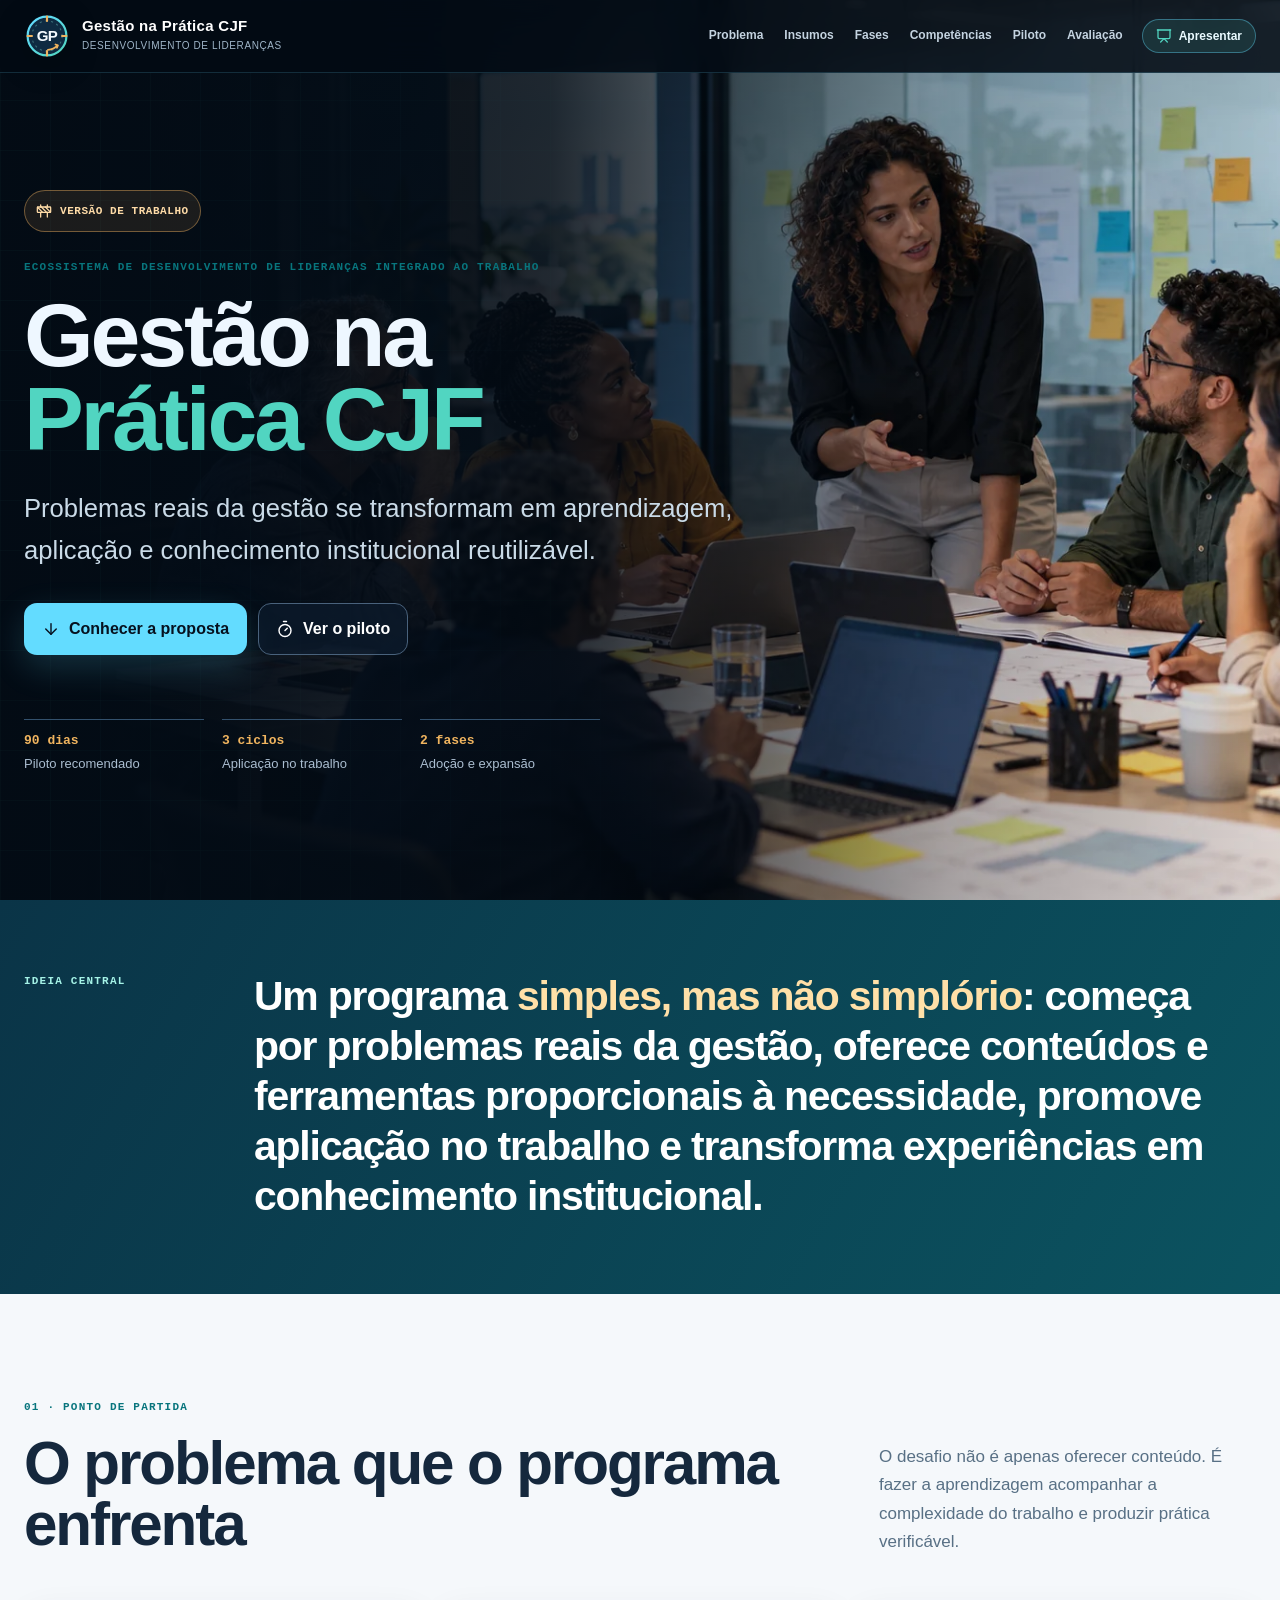
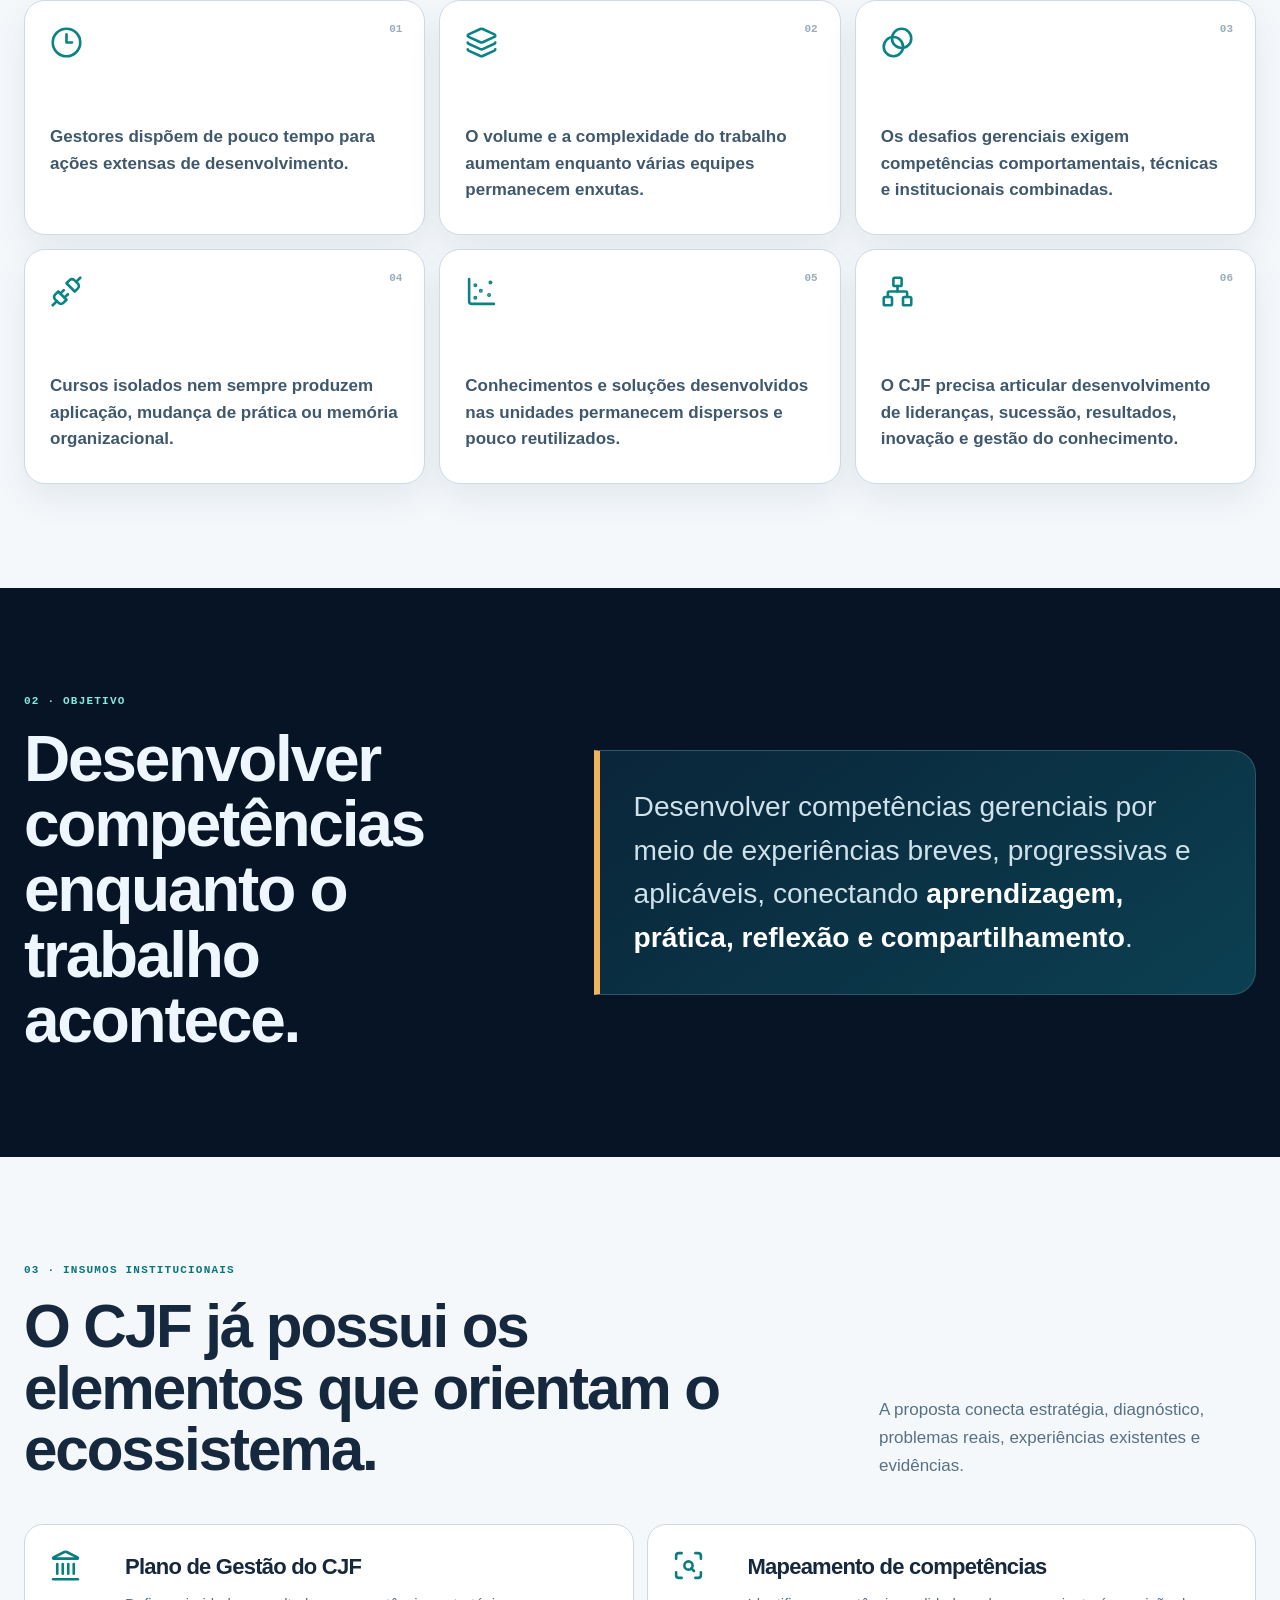
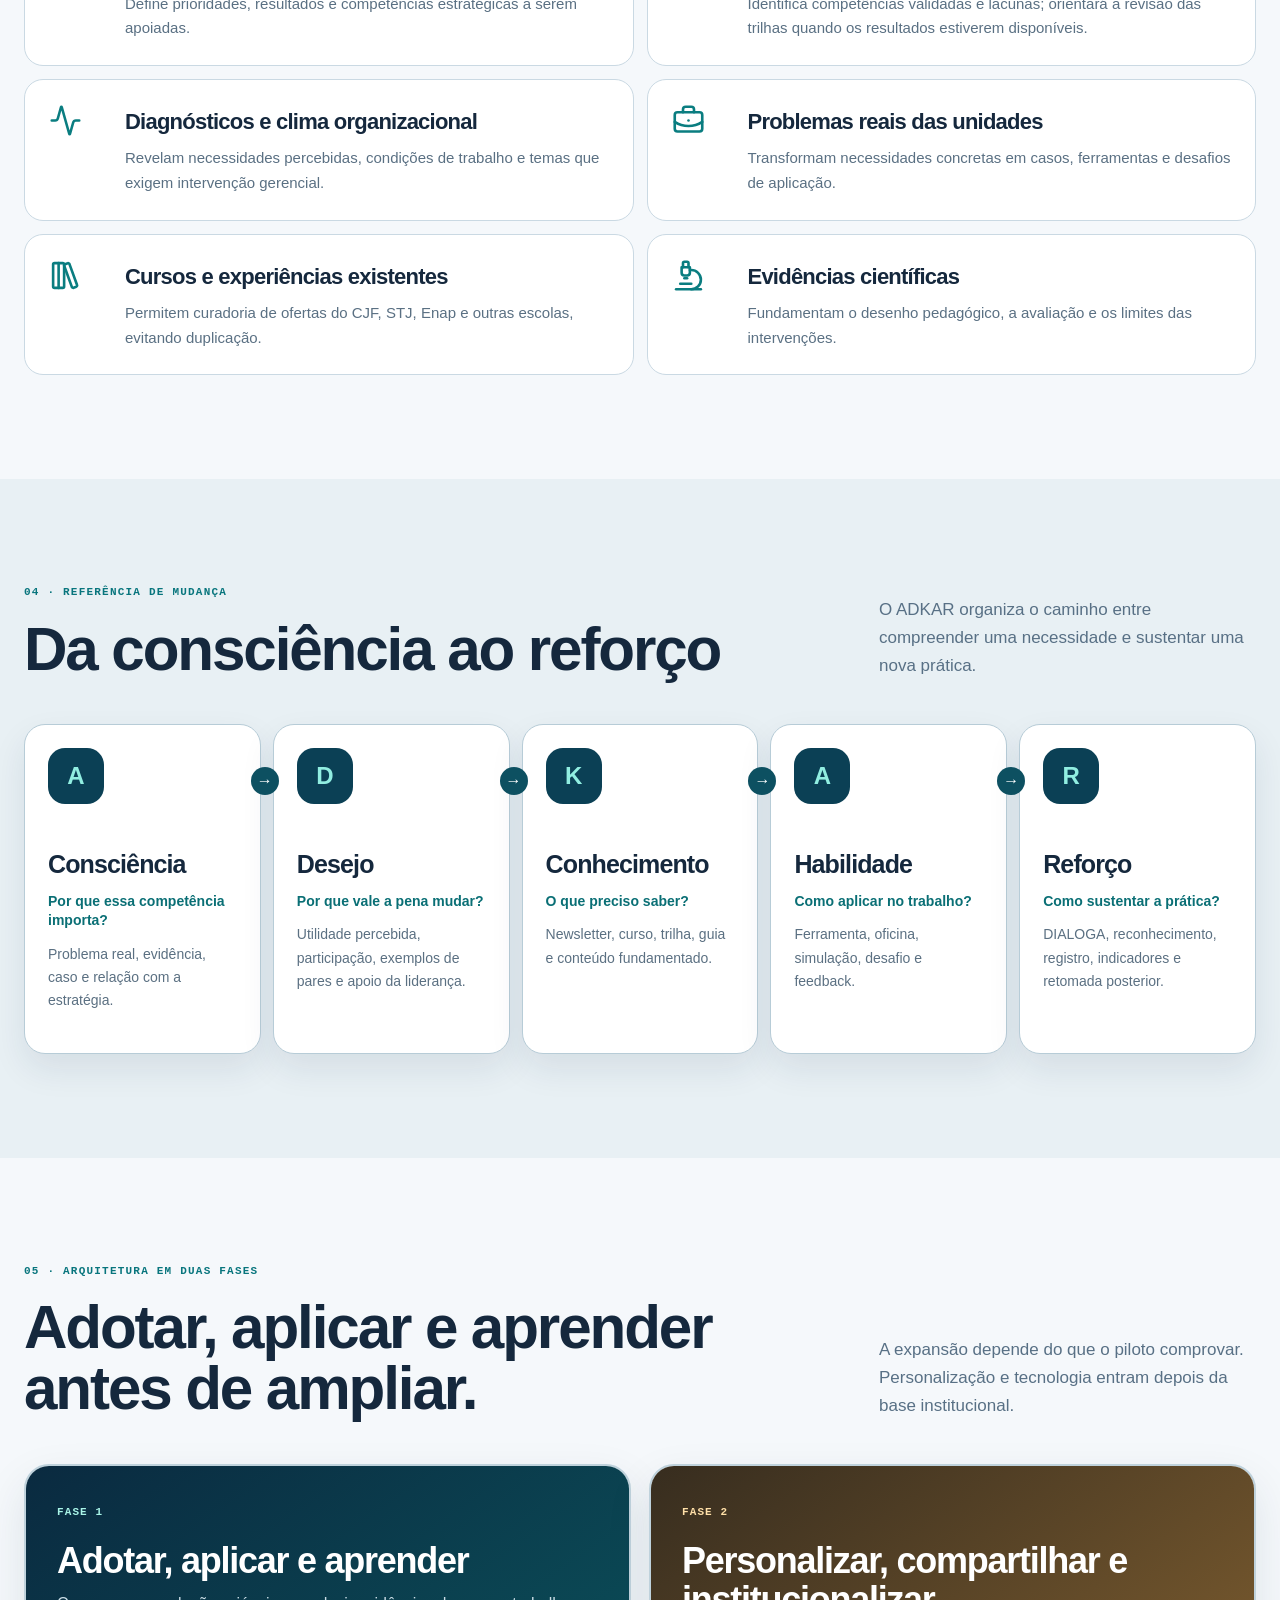
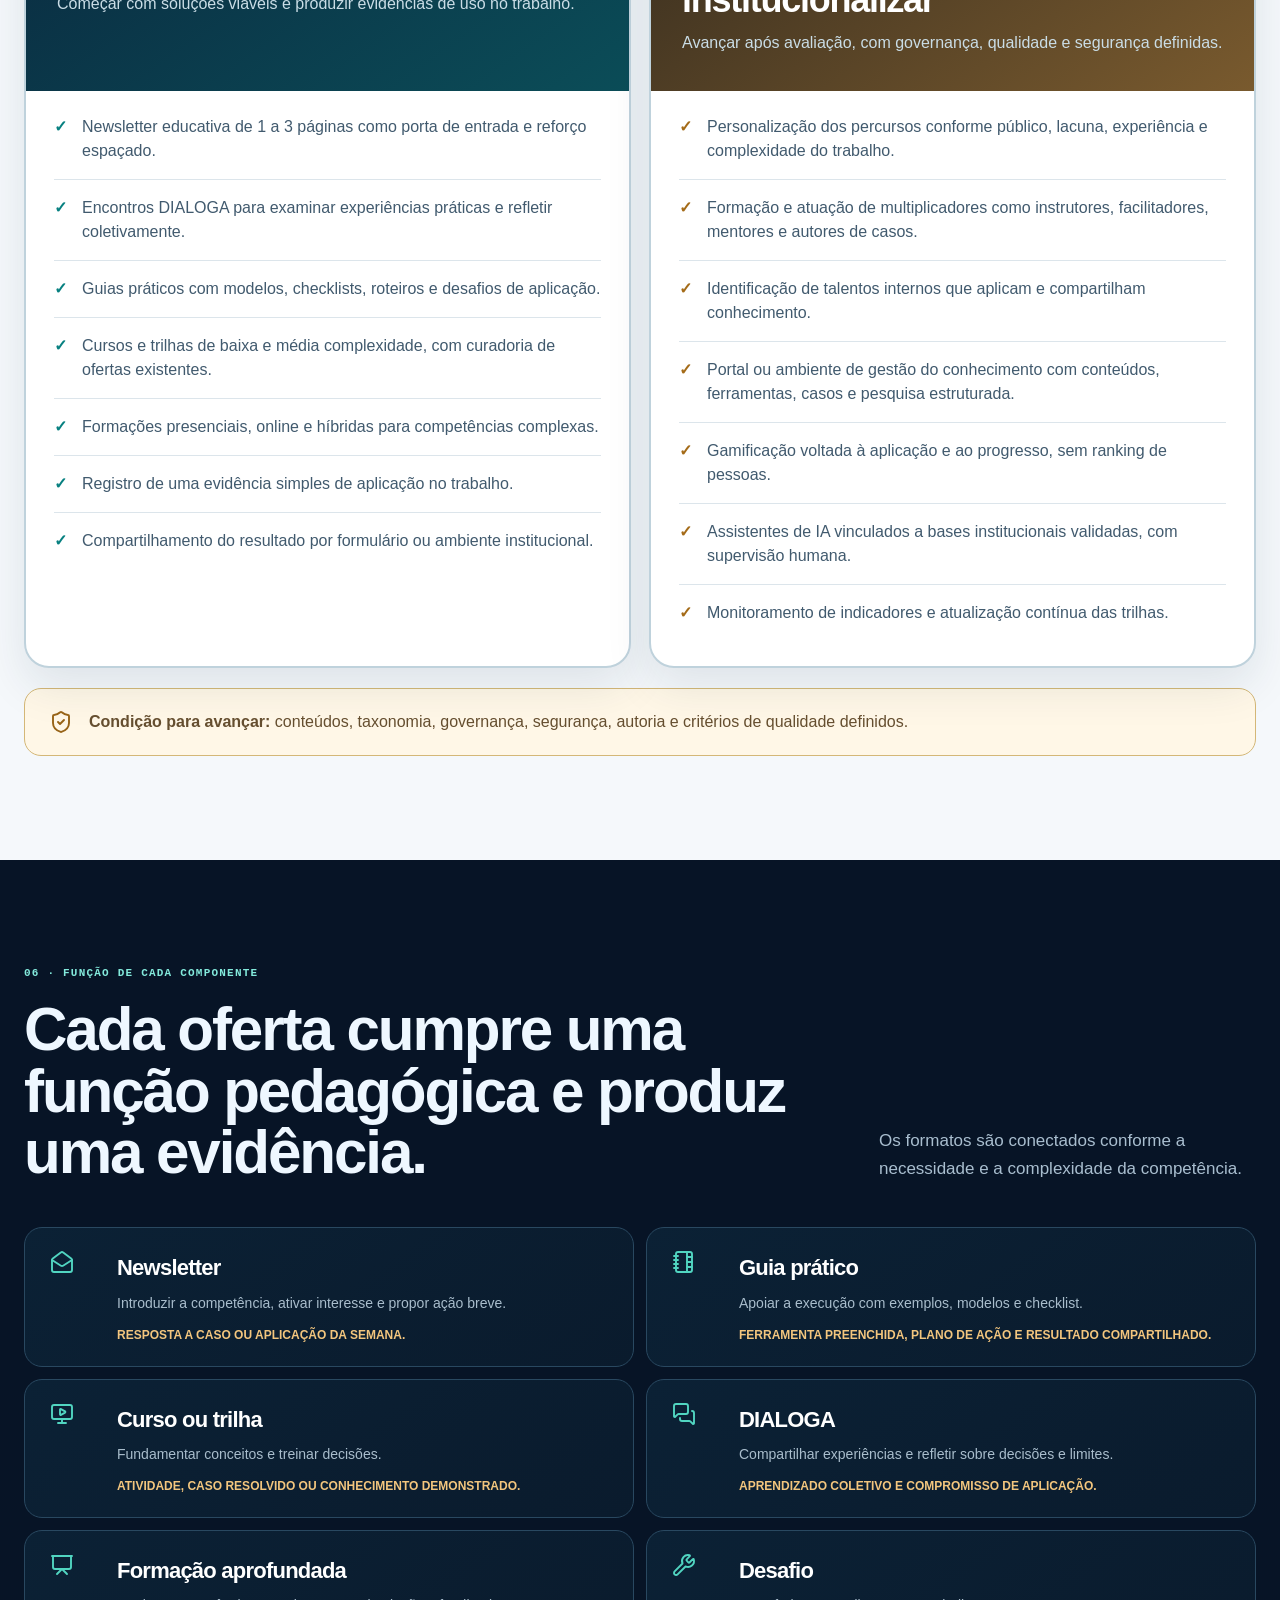
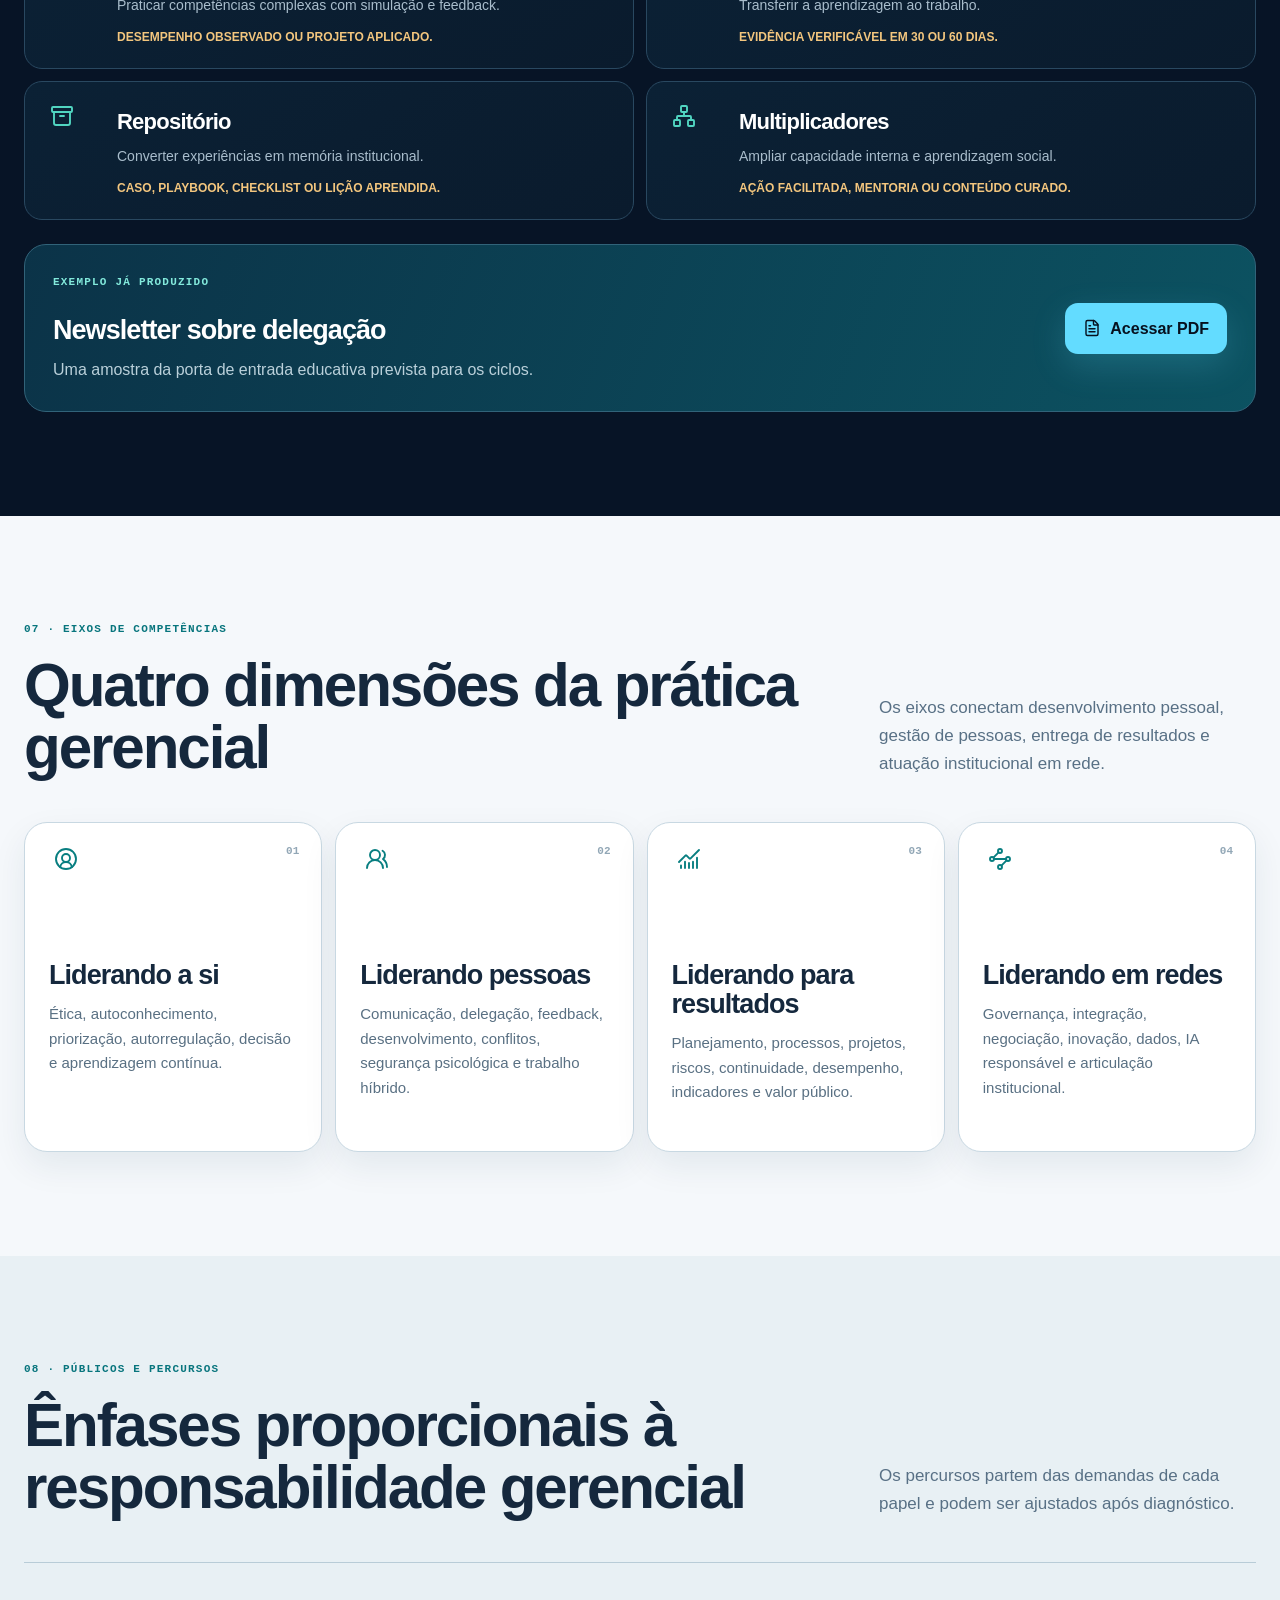
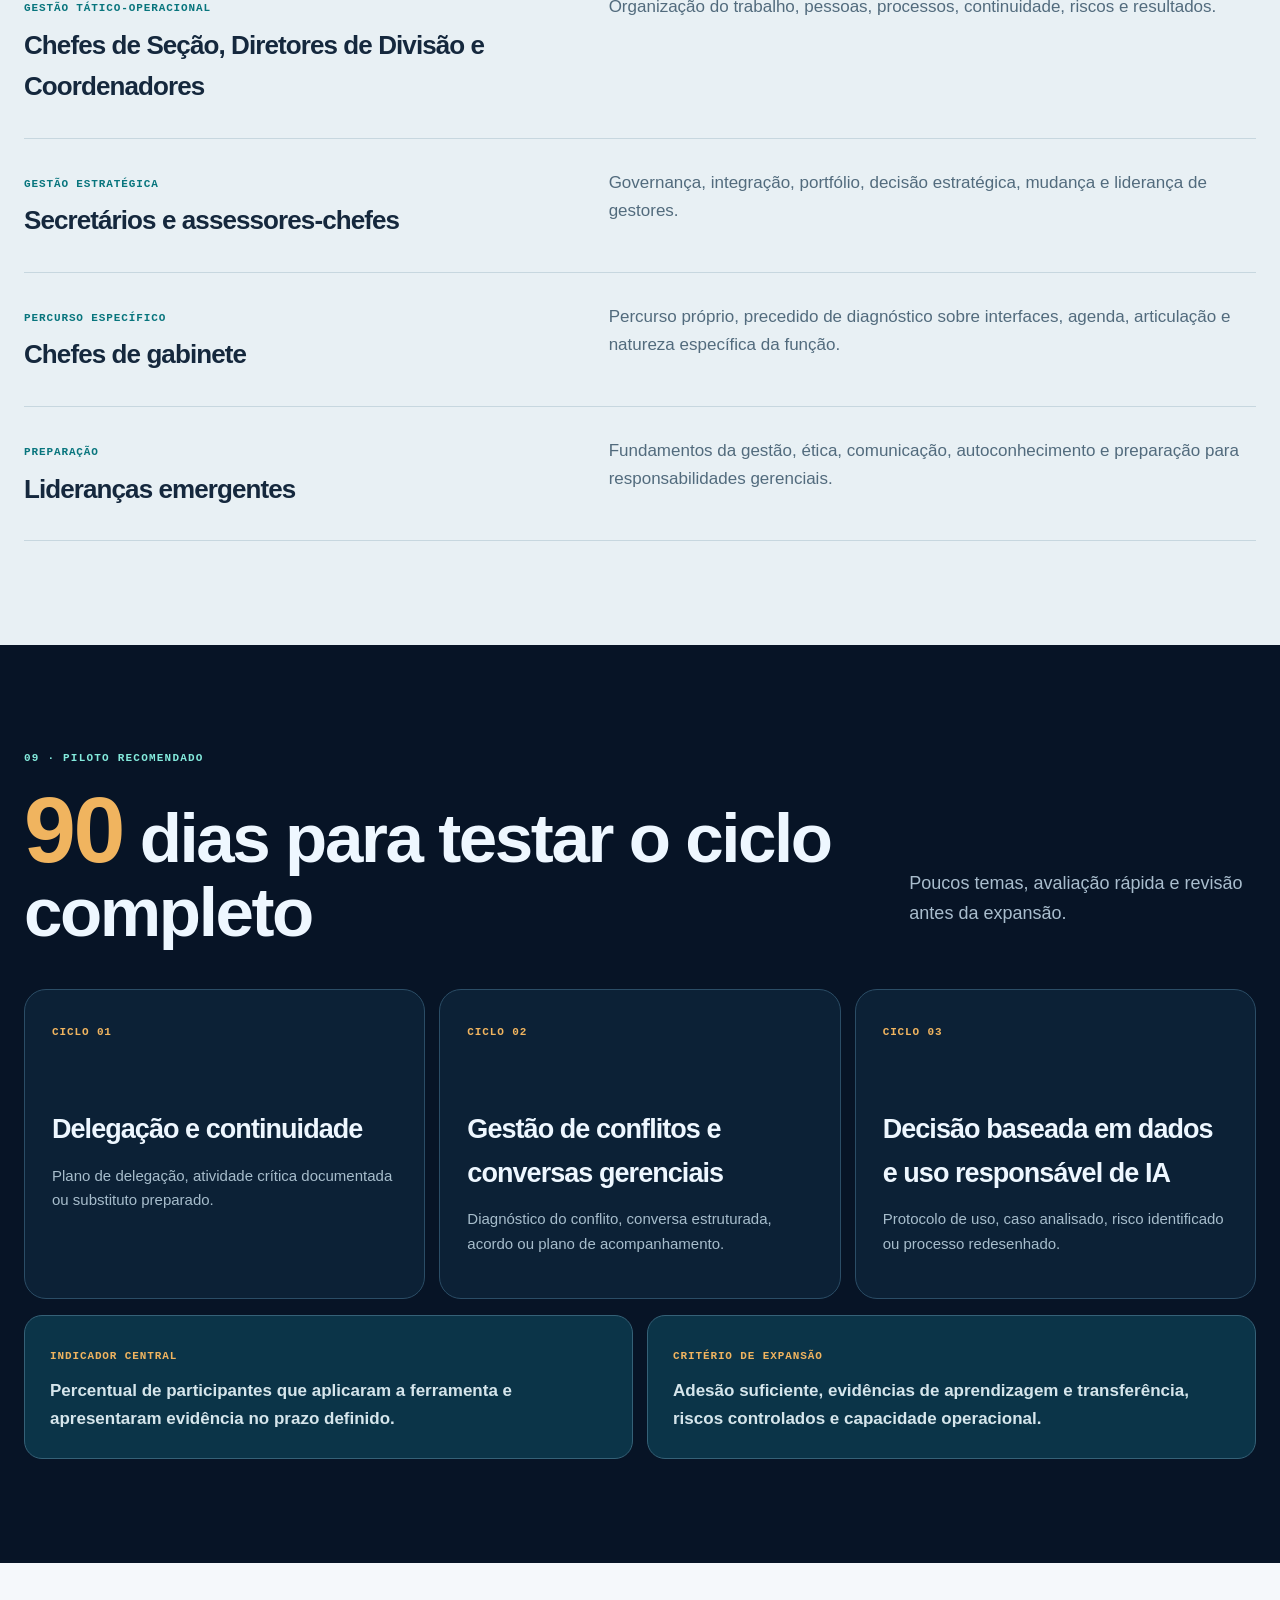
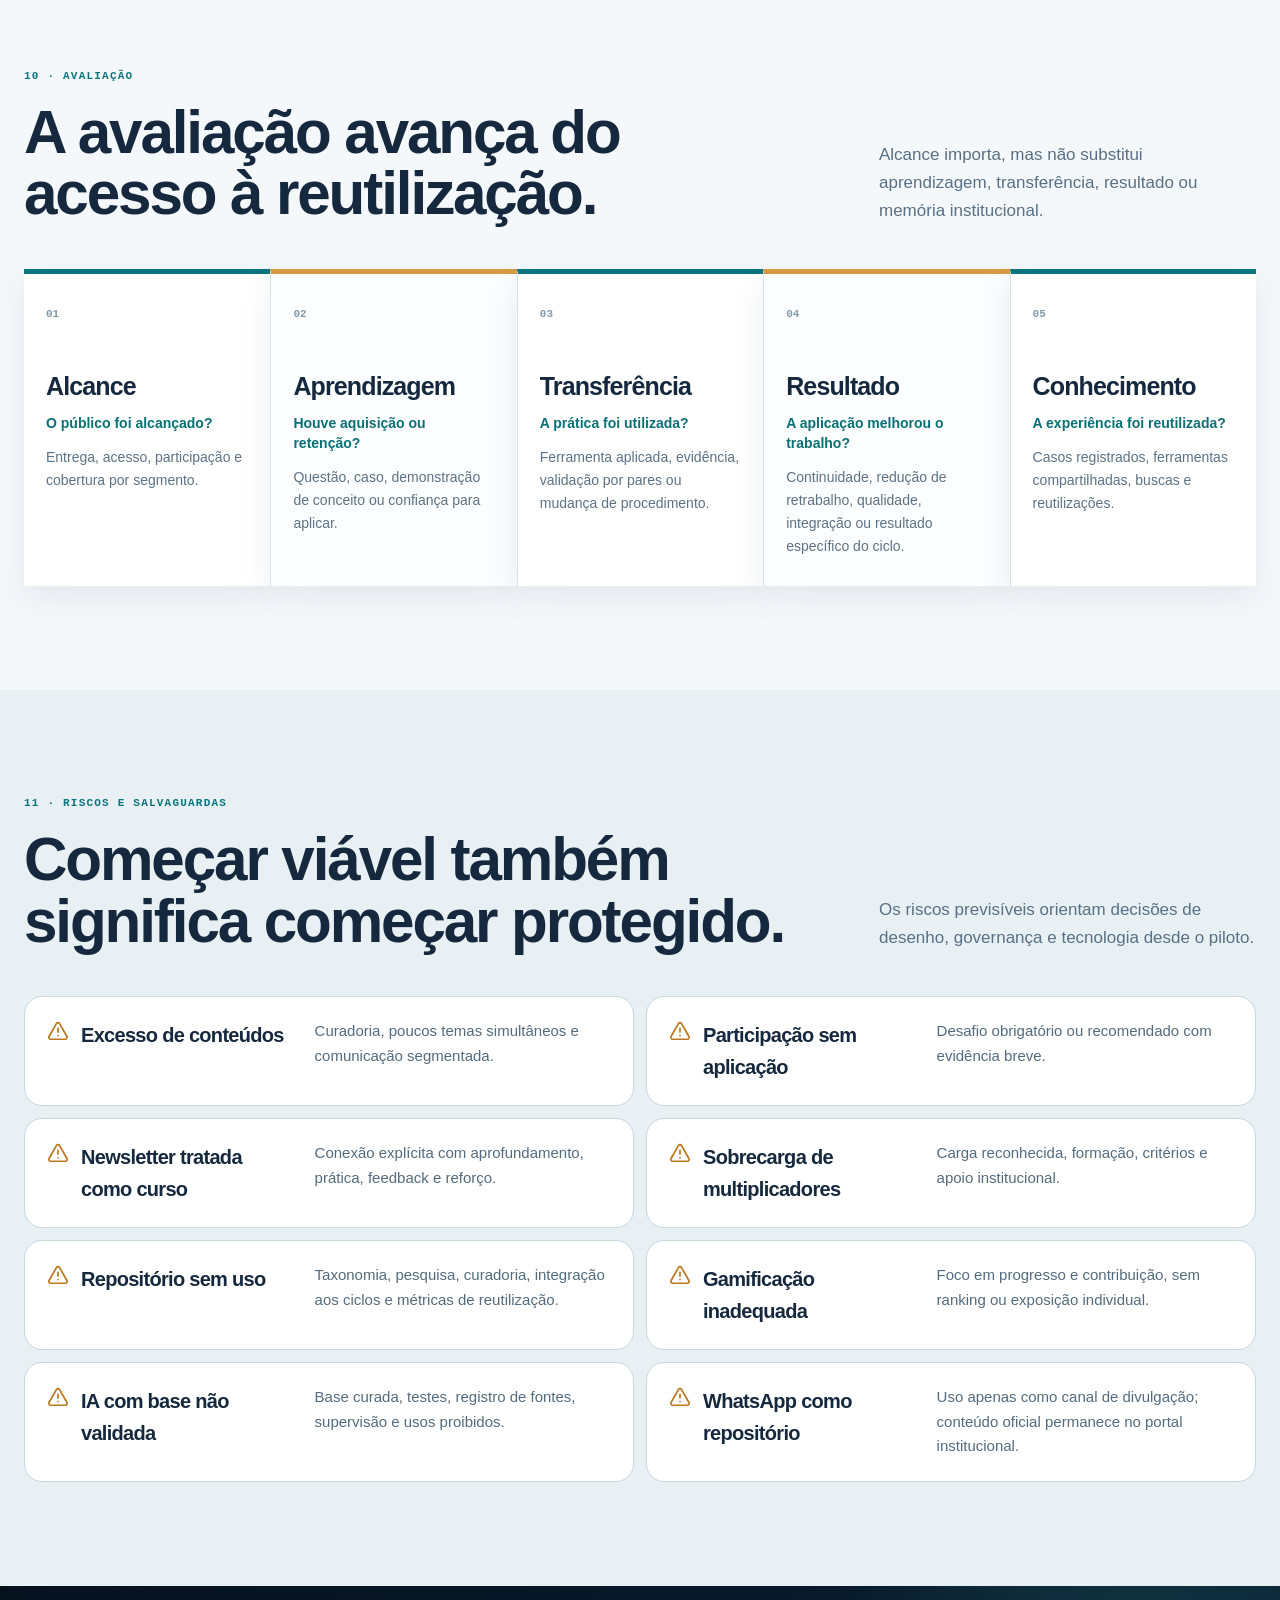
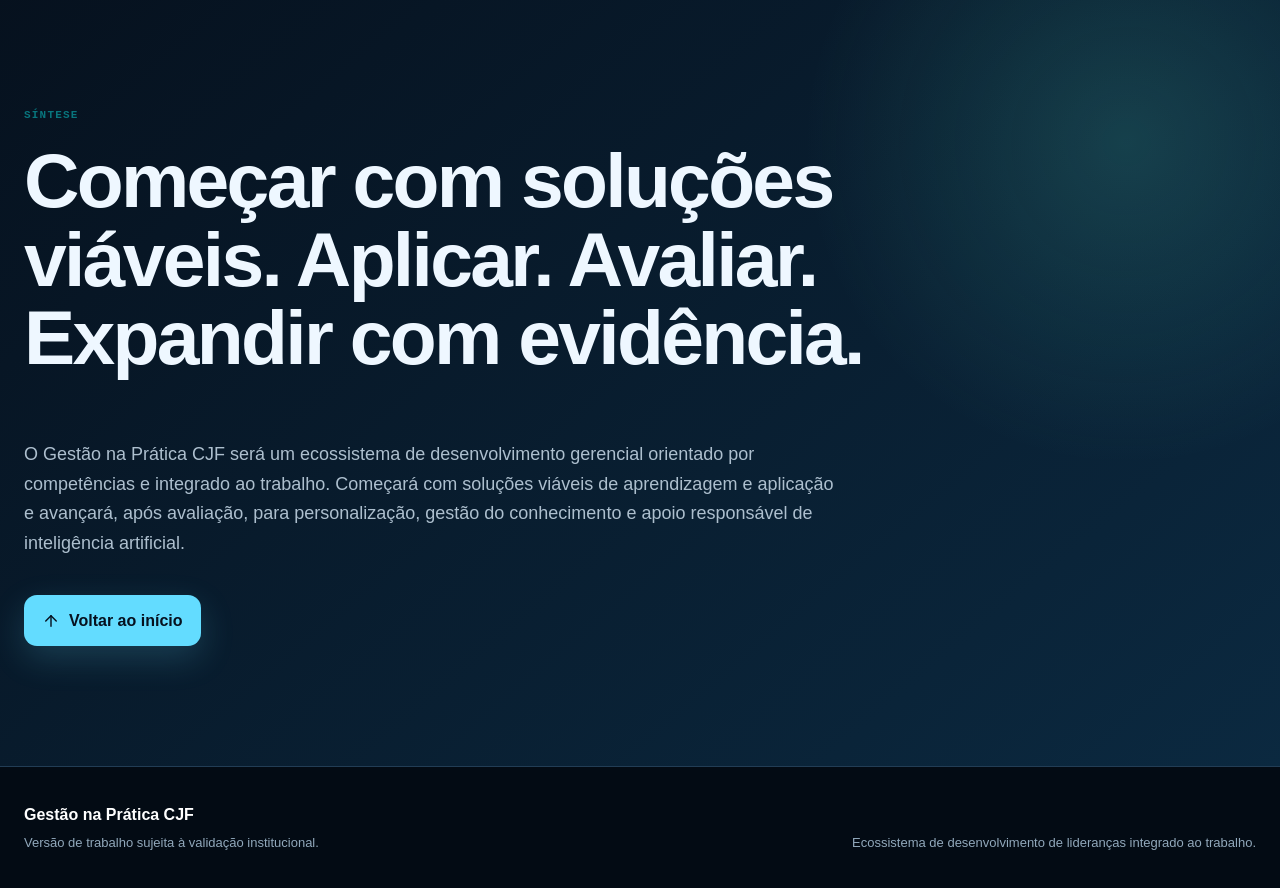
<file: gestao-em-pratica-cjf/index.html>
<!doctype html>
<html lang="pt-BR">
<head>
  <meta charset="utf-8">
  <meta name="viewport" content="width=device-width, initial-scale=1">
  <meta name="description" content="Gestão na Prática CJF: ecossistema de desenvolvimento de lideranças integrado ao trabalho.">
  <meta name="theme-color" content="#071426">
  <title>Gestão na Prática CJF</title>
  <link rel="icon" href="../assets/gestao-na-pratica-logo.svg" type="image/svg+xml">
  <link rel="stylesheet" href="../assets/portal.css">
  <link rel="stylesheet" href="../assets/gestao-em-pratica.css?v=20261006-1">
  <script src="../vendor/lucide/lucide.min.js" defer></script>
  <script src="../assets/portal.js" defer></script>
  <script src="../assets/gestao-em-pratica-presentation.js?v=20261006-1" defer></script>
</head>
<body class="gep-page">
  <a class="skip-link" href="#conteudo">Ir para o conteúdo</a>
  <header class="gep-header" data-sticky-header>
    <a class="gep-brand" href="#inicio" aria-label="Gestão na Prática CJF, início"><img class="gep-brand-mark" src="../assets/gestao-na-pratica-logo.svg" alt="" width="46" height="46"><span><strong>Gestão na Prática CJF</strong><small>Desenvolvimento de lideranças</small></span></a>
    <button class="gep-nav-toggle nav-toggle" type="button" aria-label="Abrir menu" aria-expanded="false" aria-controls="gep-nav"><i data-lucide="menu"></i></button>
    <nav id="gep-nav" class="gep-nav main-nav" aria-label="Navegação principal"><a href="#problema">Problema</a><a href="#insumos">Insumos</a><a href="#fases">Fases</a><a href="#competencias">Competências</a><a href="#piloto">Piloto</a><a href="#avaliacao">Avaliação</a><button id="startPresentation" class="gep-present-button" type="button"><i data-lucide="presentation"></i>Apresentar</button></nav>
  </header>
  <main id="conteudo">
    <section id="inicio" class="gep-hero" aria-labelledby="page-title" data-presentation-slide data-slide-title="Abertura">
      <div class="gep-hero-media" aria-hidden="true"></div><div class="gep-grid-pattern" aria-hidden="true"></div>
      <div class="container gep-hero-content">
        <p class="gep-status"><i data-lucide="construction"></i>Versão de trabalho</p>
        <p class="eyebrow">Ecossistema de desenvolvimento de lideranças integrado ao trabalho</p>
        <h1 id="page-title">Gestão na <span>Prática CJF</span></h1>
        <p class="gep-hero-lead">Problemas reais da gestão se transformam em aprendizagem, aplicação e conhecimento institucional reutilizável.</p>
        <div class="gep-actions"><a class="button button-primary" href="#problema"><i data-lucide="arrow-down"></i>Conhecer a proposta</a><a class="button button-ghost" href="#piloto"><i data-lucide="timer"></i>Ver o piloto</a></div>
        <ul class="gep-hero-facts" aria-label="Características da proposta"><li><span>90 dias</span>Piloto recomendado</li><li><span>3 ciclos</span>Aplicação no trabalho</li><li><span>2 fases</span>Adoção e expansão</li></ul>
      </div>
    </section>

    <section class="gep-big-idea" aria-labelledby="big-idea-title" data-presentation-slide data-slide-title="Ideia central"><div class="container gep-big-idea-grid"><p class="eyebrow">Ideia central</p><blockquote id="big-idea-title">Um programa <strong>simples, mas não simplório</strong>: começa por problemas reais da gestão, oferece conteúdos e ferramentas proporcionais à necessidade, promove aplicação no trabalho e transforma experiências em conhecimento institucional.</blockquote></div></section>

    <section id="problema" class="gep-section gep-section-light" aria-labelledby="problema-title" data-presentation-slide data-slide-title="Problema"><div class="container">
      <div class="gep-section-heading"><div><p class="eyebrow">01 · Ponto de partida</p><h2 id="problema-title">O problema que o programa enfrenta</h2></div><p>O desafio não é apenas oferecer conteúdo. É fazer a aprendizagem acompanhar a complexidade do trabalho e produzir prática verificável.</p></div>
      <div class="gep-problem-grid">
        <article><span>01</span><i data-lucide="clock-3"></i><p>Gestores dispõem de pouco tempo para ações extensas de desenvolvimento.</p></article>
        <article><span>02</span><i data-lucide="layers-3"></i><p>O volume e a complexidade do trabalho aumentam enquanto várias equipes permanecem enxutas.</p></article>
        <article><span>03</span><i data-lucide="blend"></i><p>Os desafios gerenciais exigem competências comportamentais, técnicas e institucionais combinadas.</p></article>
        <article><span>04</span><i data-lucide="unplug"></i><p>Cursos isolados nem sempre produzem aplicação, mudança de prática ou memória organizacional.</p></article>
        <article><span>05</span><i data-lucide="scatter-chart"></i><p>Conhecimentos e soluções desenvolvidos nas unidades permanecem dispersos e pouco reutilizados.</p></article>
        <article><span>06</span><i data-lucide="network"></i><p>O CJF precisa articular desenvolvimento de lideranças, sucessão, resultados, inovação e gestão do conhecimento.</p></article>
      </div>
    </div></section>

    <section id="objetivo" class="gep-section gep-section-dark" aria-labelledby="objetivo-title" data-presentation-slide data-slide-title="Objetivo"><div class="container gep-objective"><div><p class="eyebrow">02 · Objetivo</p><h2 id="objetivo-title">Desenvolver competências enquanto o trabalho acontece.</h2></div><blockquote>Desenvolver competências gerenciais por meio de experiências breves, progressivas e aplicáveis, conectando <strong>aprendizagem, prática, reflexão e compartilhamento</strong>.</blockquote></div></section>

    <section id="insumos" class="gep-section gep-section-light" aria-labelledby="insumos-title" data-presentation-slide data-slide-title="Insumos institucionais"><div class="container">
      <div class="gep-section-heading"><div><p class="eyebrow">03 · Insumos institucionais</p><h2 id="insumos-title">O CJF já possui os elementos que orientam o ecossistema.</h2></div><p>A proposta conecta estratégia, diagnóstico, problemas reais, experiências existentes e evidências.</p></div>
      <div class="gep-source-grid">
        <article><i data-lucide="landmark"></i><div><h3>Plano de Gestão do CJF</h3><p>Define prioridades, resultados e competências estratégicas a serem apoiadas.</p></div></article>
        <article><i data-lucide="scan-search"></i><div><h3>Mapeamento de competências</h3><p>Identifica competências validadas e lacunas; orientará a revisão das trilhas quando os resultados estiverem disponíveis.</p></div></article>
        <article><i data-lucide="activity"></i><div><h3>Diagnósticos e clima organizacional</h3><p>Revelam necessidades percebidas, condições de trabalho e temas que exigem intervenção gerencial.</p></div></article>
        <article><i data-lucide="briefcase-business"></i><div><h3>Problemas reais das unidades</h3><p>Transformam necessidades concretas em casos, ferramentas e desafios de aplicação.</p></div></article>
        <article><i data-lucide="library-big"></i><div><h3>Cursos e experiências existentes</h3><p>Permitem curadoria de ofertas do CJF, STJ, Enap e outras escolas, evitando duplicação.</p></div></article>
        <article><i data-lucide="microscope"></i><div><h3>Evidências científicas</h3><p>Fundamentam o desenho pedagógico, a avaliação e os limites das intervenções.</p></div></article>
      </div>
    </div></section>

    <section id="adkar" class="gep-section gep-section-accent" aria-labelledby="adkar-title" data-presentation-slide data-slide-title="Da consciência ao reforço"><div class="container">
      <div class="gep-section-heading"><div><p class="eyebrow">04 · Referência de mudança</p><h2 id="adkar-title">Da consciência ao reforço</h2></div><p>O ADKAR organiza o caminho entre compreender uma necessidade e sustentar uma nova prática.</p></div>
      <ol class="gep-adkar" aria-label="Etapas do modelo ADKAR no Gestão na Prática">
        <li><span>A</span><div><h3>Consciência</h3><strong>Por que essa competência importa?</strong><p>Problema real, evidência, caso e relação com a estratégia.</p></div></li>
        <li><span>D</span><div><h3>Desejo</h3><strong>Por que vale a pena mudar?</strong><p>Utilidade percebida, participação, exemplos de pares e apoio da liderança.</p></div></li>
        <li><span>K</span><div><h3>Conhecimento</h3><strong>O que preciso saber?</strong><p>Newsletter, curso, trilha, guia e conteúdo fundamentado.</p></div></li>
        <li><span>A</span><div><h3>Habilidade</h3><strong>Como aplicar no trabalho?</strong><p>Ferramenta, oficina, simulação, desafio e feedback.</p></div></li>
        <li><span>R</span><div><h3>Reforço</h3><strong>Como sustentar a prática?</strong><p>DIALOGA, reconhecimento, registro, indicadores e retomada posterior.</p></div></li>
      </ol>
    </div></section>

    <section id="fases" class="gep-section gep-section-light" aria-labelledby="fases-title" data-presentation-slide data-slide-title="Arquitetura em duas fases"><div class="container">
      <div class="gep-section-heading"><div><p class="eyebrow">05 · Arquitetura em duas fases</p><h2 id="fases-title">Adotar, aplicar e aprender antes de ampliar.</h2></div><p>A expansão depende do que o piloto comprovar. Personalização e tecnologia entram depois da base institucional.</p></div>
      <div class="gep-phase-grid">
        <article class="gep-phase gep-phase-one"><header><span>Fase 1</span><h3>Adotar, aplicar e aprender</h3><p>Começar com soluções viáveis e produzir evidências de uso no trabalho.</p></header><ul>
          <li>Newsletter educativa de 1 a 3 páginas como porta de entrada e reforço espaçado.</li><li>Encontros DIALOGA para examinar experiências práticas e refletir coletivamente.</li><li>Guias práticos com modelos, checklists, roteiros e desafios de aplicação.</li><li>Cursos e trilhas de baixa e média complexidade, com curadoria de ofertas existentes.</li><li>Formações presenciais, online e híbridas para competências complexas.</li><li>Registro de uma evidência simples de aplicação no trabalho.</li><li>Compartilhamento do resultado por formulário ou ambiente institucional.</li>
        </ul></article>
        <article class="gep-phase gep-phase-two"><header><span>Fase 2</span><h3>Personalizar, compartilhar e institucionalizar</h3><p>Avançar após avaliação, com governança, qualidade e segurança definidas.</p></header><ul>
          <li>Personalização dos percursos conforme público, lacuna, experiência e complexidade do trabalho.</li><li>Formação e atuação de multiplicadores como instrutores, facilitadores, mentores e autores de casos.</li><li>Identificação de talentos internos que aplicam e compartilham conhecimento.</li><li>Portal ou ambiente de gestão do conhecimento com conteúdos, ferramentas, casos e pesquisa estruturada.</li><li>Gamificação voltada à aplicação e ao progresso, sem ranking de pessoas.</li><li>Assistentes de IA vinculados a bases institucionais validadas, com supervisão humana.</li><li>Monitoramento de indicadores e atualização contínua das trilhas.</li>
        </ul></article>
      </div>
      <div class="gep-phase-gate"><i data-lucide="shield-check"></i><p><strong>Condição para avançar:</strong> conteúdos, taxonomia, governança, segurança, autoria e critérios de qualidade definidos.</p></div>
    </div></section>

    <section id="componentes" class="gep-section gep-section-dark" aria-labelledby="componentes-title" data-presentation-slide data-slide-title="Função dos componentes"><div class="container">
      <div class="gep-section-heading"><div><p class="eyebrow">06 · Função de cada componente</p><h2 id="componentes-title">Cada oferta cumpre uma função pedagógica e produz uma evidência.</h2></div><p>Os formatos são conectados conforme a necessidade e a complexidade da competência.</p></div>
      <div class="gep-component-grid">
        <article><i data-lucide="mail-open"></i><div><h3>Newsletter</h3><p>Introduzir a competência, ativar interesse e propor ação breve.</p><strong>Resposta a caso ou aplicação da semana.</strong></div></article>
        <article><i data-lucide="notebook-tabs"></i><div><h3>Guia prático</h3><p>Apoiar a execução com exemplos, modelos e checklist.</p><strong>Ferramenta preenchida, plano de ação e resultado compartilhado.</strong></div></article>
        <article><i data-lucide="monitor-play"></i><div><h3>Curso ou trilha</h3><p>Fundamentar conceitos e treinar decisões.</p><strong>Atividade, caso resolvido ou conhecimento demonstrado.</strong></div></article>
        <article><i data-lucide="messages-square"></i><div><h3>DIALOGA</h3><p>Compartilhar experiências e refletir sobre decisões e limites.</p><strong>Aprendizado coletivo e compromisso de aplicação.</strong></div></article>
        <article><i data-lucide="presentation"></i><div><h3>Formação aprofundada</h3><p>Praticar competências complexas com simulação e feedback.</p><strong>Desempenho observado ou projeto aplicado.</strong></div></article>
        <article><i data-lucide="wrench"></i><div><h3>Desafio</h3><p>Transferir a aprendizagem ao trabalho.</p><strong>Evidência verificável em 30 ou 60 dias.</strong></div></article>
        <article><i data-lucide="archive"></i><div><h3>Repositório</h3><p>Converter experiências em memória institucional.</p><strong>Caso, playbook, checklist ou lição aprendida.</strong></div></article>
        <article><i data-lucide="network"></i><div><h3>Multiplicadores</h3><p>Ampliar capacidade interna e aprendizagem social.</p><strong>Ação facilitada, mentoria ou conteúdo curado.</strong></div></article>
      </div>
      <div class="gep-newsletter-link"><div><p class="eyebrow">Exemplo já produzido</p><h3>Newsletter sobre delegação</h3><p>Uma amostra da porta de entrada educativa prevista para os ciclos.</p></div><a class="button button-primary" href="../materiais/newsletter-delegacao.pdf" target="_blank" rel="noopener noreferrer" type="application/pdf"><i data-lucide="file-text"></i>Acessar PDF</a></div>
    </div></section>

    <section id="competencias" class="gep-section gep-section-light" aria-labelledby="competencias-title" data-presentation-slide data-slide-title="Eixos de competências"><div class="container">
      <div class="gep-section-heading"><div><p class="eyebrow">07 · Eixos de competências</p><h2 id="competencias-title">Quatro dimensões da prática gerencial</h2></div><p>Os eixos conectam desenvolvimento pessoal, gestão de pessoas, entrega de resultados e atuação institucional em rede.</p></div>
      <div class="gep-axis-grid">
        <article><span>01</span><i data-lucide="circle-user-round"></i><h3>Liderando a si</h3><p>Ética, autoconhecimento, priorização, autorregulação, decisão e aprendizagem contínua.</p></article>
        <article><span>02</span><i data-lucide="users-round"></i><h3>Liderando pessoas</h3><p>Comunicação, delegação, feedback, desenvolvimento, conflitos, segurança psicológica e trabalho híbrido.</p></article>
        <article><span>03</span><i data-lucide="chart-no-axes-combined"></i><h3>Liderando para resultados</h3><p>Planejamento, processos, projetos, riscos, continuidade, desempenho, indicadores e valor público.</p></article>
        <article><span>04</span><i data-lucide="waypoints"></i><h3>Liderando em redes</h3><p>Governança, integração, negociação, inovação, dados, IA responsável e articulação institucional.</p></article>
      </div>
    </div></section>

    <section id="publicos" class="gep-section gep-section-accent" aria-labelledby="publicos-title" data-presentation-slide data-slide-title="Públicos e percursos"><div class="container">
      <div class="gep-section-heading"><div><p class="eyebrow">08 · Públicos e percursos</p><h2 id="publicos-title">Ênfases proporcionais à responsabilidade gerencial</h2></div><p>Os percursos partem das demandas de cada papel e podem ser ajustados após diagnóstico.</p></div>
      <div class="gep-audience-list">
        <article><div><span>Gestão tático-operacional</span><h3>Chefes de Seção, Diretores de Divisão e Coordenadores</h3></div><p>Organização do trabalho, pessoas, processos, continuidade, riscos e resultados.</p></article>
        <article><div><span>Gestão estratégica</span><h3>Secretários e assessores-chefes</h3></div><p>Governança, integração, portfólio, decisão estratégica, mudança e liderança de gestores.</p></article>
        <article><div><span>Percurso específico</span><h3>Chefes de gabinete</h3></div><p>Percurso próprio, precedido de diagnóstico sobre interfaces, agenda, articulação e natureza específica da função.</p></article>
        <article><div><span>Preparação</span><h3>Lideranças emergentes</h3></div><p>Fundamentos da gestão, ética, comunicação, autoconhecimento e preparação para responsabilidades gerenciais.</p></article>
      </div>
    </div></section>

    <section id="piloto" class="gep-section gep-section-dark" aria-labelledby="piloto-title" data-presentation-slide data-slide-title="Piloto de 90 dias"><div class="container">
      <div class="gep-pilot-header"><div><p class="eyebrow">09 · Piloto recomendado</p><h2 id="piloto-title"><span>90</span> dias para testar o ciclo completo</h2></div><p>Poucos temas, avaliação rápida e revisão antes da expansão.</p></div>
      <div class="gep-pilot-grid">
        <article><span>Ciclo 01</span><h3>Delegação e continuidade</h3><p>Plano de delegação, atividade crítica documentada ou substituto preparado.</p></article>
        <article><span>Ciclo 02</span><h3>Gestão de conflitos e conversas gerenciais</h3><p>Diagnóstico do conflito, conversa estruturada, acordo ou plano de acompanhamento.</p></article>
        <article><span>Ciclo 03</span><h3>Decisão baseada em dados e uso responsável de IA</h3><p>Protocolo de uso, caso analisado, risco identificado ou processo redesenhado.</p></article>
      </div>
      <div class="gep-pilot-metrics"><article><span>Indicador central</span><p>Percentual de participantes que aplicaram a ferramenta e apresentaram evidência no prazo definido.</p></article><article><span>Critério de expansão</span><p>Adesão suficiente, evidências de aprendizagem e transferência, riscos controlados e capacidade operacional.</p></article></div>
    </div></section>

    <section id="avaliacao" class="gep-section gep-section-light" aria-labelledby="avaliacao-title" data-presentation-slide data-slide-title="Avaliação"><div class="container">
      <div class="gep-section-heading"><div><p class="eyebrow">10 · Avaliação</p><h2 id="avaliacao-title">A avaliação avança do acesso à reutilização.</h2></div><p>Alcance importa, mas não substitui aprendizagem, transferência, resultado ou memória institucional.</p></div>
      <ol class="gep-evaluation" aria-label="Cinco níveis de avaliação">
        <li><span>01</span><div><h3>Alcance</h3><strong>O público foi alcançado?</strong><p>Entrega, acesso, participação e cobertura por segmento.</p></div></li>
        <li><span>02</span><div><h3>Aprendizagem</h3><strong>Houve aquisição ou retenção?</strong><p>Questão, caso, demonstração de conceito ou confiança para aplicar.</p></div></li>
        <li><span>03</span><div><h3>Transferência</h3><strong>A prática foi utilizada?</strong><p>Ferramenta aplicada, evidência, validação por pares ou mudança de procedimento.</p></div></li>
        <li><span>04</span><div><h3>Resultado</h3><strong>A aplicação melhorou o trabalho?</strong><p>Continuidade, redução de retrabalho, qualidade, integração ou resultado específico do ciclo.</p></div></li>
        <li><span>05</span><div><h3>Conhecimento</h3><strong>A experiência foi reutilizada?</strong><p>Casos registrados, ferramentas compartilhadas, buscas e reutilizações.</p></div></li>
      </ol>
    </div></section>

    <section id="riscos" class="gep-section gep-section-accent" aria-labelledby="riscos-title" data-presentation-slide data-slide-title="Riscos e salvaguardas"><div class="container">
      <div class="gep-section-heading"><div><p class="eyebrow">11 · Riscos e salvaguardas</p><h2 id="riscos-title">Começar viável também significa começar protegido.</h2></div><p>Os riscos previsíveis orientam decisões de desenho, governança e tecnologia desde o piloto.</p></div>
      <div class="gep-risk-grid">
        <article><div><i data-lucide="triangle-alert"></i><h3>Excesso de conteúdos</h3></div><p>Curadoria, poucos temas simultâneos e comunicação segmentada.</p></article>
        <article><div><i data-lucide="triangle-alert"></i><h3>Participação sem aplicação</h3></div><p>Desafio obrigatório ou recomendado com evidência breve.</p></article>
        <article><div><i data-lucide="triangle-alert"></i><h3>Newsletter tratada como curso</h3></div><p>Conexão explícita com aprofundamento, prática, feedback e reforço.</p></article>
        <article><div><i data-lucide="triangle-alert"></i><h3>Sobrecarga de multiplicadores</h3></div><p>Carga reconhecida, formação, critérios e apoio institucional.</p></article>
        <article><div><i data-lucide="triangle-alert"></i><h3>Repositório sem uso</h3></div><p>Taxonomia, pesquisa, curadoria, integração aos ciclos e métricas de reutilização.</p></article>
        <article><div><i data-lucide="triangle-alert"></i><h3>Gamificação inadequada</h3></div><p>Foco em progresso e contribuição, sem ranking ou exposição individual.</p></article>
        <article><div><i data-lucide="triangle-alert"></i><h3>IA com base não validada</h3></div><p>Base curada, testes, registro de fontes, supervisão e usos proibidos.</p></article>
        <article><div><i data-lucide="triangle-alert"></i><h3>WhatsApp como repositório</h3></div><p>Uso apenas como canal de divulgação; conteúdo oficial permanece no portal institucional.</p></article>
      </div>
    </div></section>

    <section class="gep-closing" aria-labelledby="closing-title" data-presentation-slide data-slide-title="Síntese"><div class="container"><p class="eyebrow">Síntese</p><h2 id="closing-title">Começar com soluções viáveis. Aplicar. Avaliar. Expandir com evidência.</h2><p>O Gestão na Prática CJF será um ecossistema de desenvolvimento gerencial orientado por competências e integrado ao trabalho. Começará com soluções viáveis de aprendizagem e aplicação e avançará, após avaliação, para personalização, gestão do conhecimento e apoio responsável de inteligência artificial.</p><a class="button button-primary" href="#inicio"><i data-lucide="arrow-up"></i>Voltar ao início</a></div></section>
  </main>
  <aside id="presentationControls" class="gep-presentation-controls" aria-label="Controles da apresentação" aria-hidden="true">
    <div class="gep-presentation-progress" aria-hidden="true"><span id="presentationProgress"></span></div>
    <div class="gep-presentation-meta" aria-live="polite"><span id="presentationCounter">1 / 14</span><strong id="presentationTitle">Abertura</strong></div>
    <div class="gep-presentation-actions">
      <button id="previousSlide" type="button" aria-label="Tela anterior" title="Tela anterior (seta para a esquerda)"><i data-lucide="chevron-left"></i></button>
      <button id="nextSlide" type="button" aria-label="Próxima tela" title="Próxima tela (seta para a direita)"><i data-lucide="chevron-right"></i></button>
      <button id="toggleFullscreen" type="button" aria-label="Alternar tela cheia" title="Tela cheia"><i data-lucide="maximize"></i></button>
      <button id="exitPresentation" type="button" aria-label="Sair da apresentação" title="Sair da apresentação (Esc)"><i data-lucide="x"></i></button>
    </div>
    <p class="gep-presentation-help">Use ← →, Page Up, Page Down ou deslize a tela</p>
  </aside>
  <footer class="gep-footer"><div class="container"><div><strong>Gestão na Prática CJF</strong><p>Versão de trabalho sujeita à validação institucional.</p></div><p>Ecossistema de desenvolvimento de lideranças integrado ao trabalho.</p></div></footer>
</body>
</html>
</file>
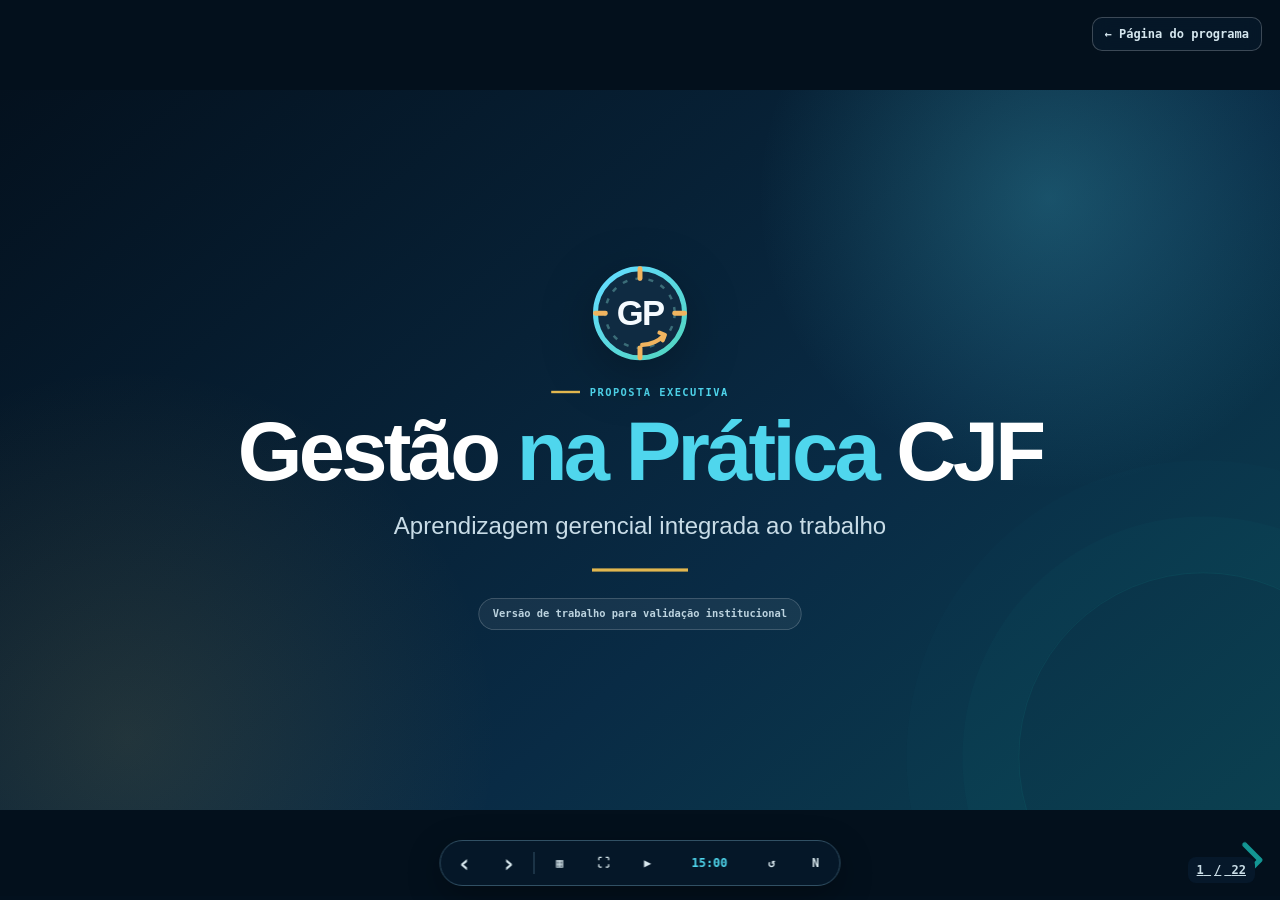
<file: gestao-na-pratica-apresentacao/index.html>
<!doctype html>
<html lang="pt-BR">
<head>
  <meta charset="utf-8">
  <meta name="viewport" content="width=device-width, initial-scale=1">
  <meta name="description" content="Apresentação executiva do Gestão na Prática CJF, com proposta de piloto de 90 dias para aprendizagem gerencial integrada ao trabalho.">
  <meta name="theme-color" content="#06182a">
  <title>Gestão na Prática CJF | Apresentação executiva</title>
  <link rel="icon" href="../assets/gestao-na-pratica-logo.svg" type="image/svg+xml">
  <link rel="stylesheet" href="../vendor/reveal/reveal.css">
  <link rel="stylesheet" href="../assets/gestao-na-pratica-apresentacao.css?v=20261005-1">
</head>
<body>
  <a class="slide-skip" href="#apresentacao">Ir para a apresentação</a>
  <a class="portal-return" href="../gestao-em-pratica-cjf/" aria-label="Voltar à página do Gestão na Prática">← Página do programa</a>

  <main id="apresentacao" class="reveal" aria-label="Apresentação executiva Gestão na Prática CJF">
    <div class="slides">
      <section class="cover" data-title="A gestão muda quando a prática muda" data-movement="1 · Hook" data-note="A proposta não começa por uma grade de cursos. Começa pelo trabalho real dos gestores. O foco é desenvolver competências enquanto problemas concretos são enfrentados, registrar o que funcionou e devolver esse conhecimento à instituição. Transição: por que mudar o modo como desenvolvemos nossas lideranças?">
        <div class="cover-lockup">
          <img src="../assets/gestao-na-pratica-logo.svg" alt="" width="132" height="132">
          <p class="kicker">Proposta executiva</p>
          <h1>Gestão <span>na Prática</span> CJF</h1>
          <p class="cover-subtitle">Aprendizagem gerencial integrada ao trabalho</p>
          <div class="cover-line" aria-hidden="true"></div>
          <p class="status-pill">Versão de trabalho para validação institucional</p>
        </div>
      </section>

      <section class="statement" data-title="Pouco tempo. Mais complexidade. Conhecimento disperso." data-movement="1 · Hook" data-note="Os gestores dispõem de pouco tempo para ações extensas. O volume e a complexidade do trabalho aumentam, muitas equipes permanecem enxutas e as soluções desenvolvidas nas unidades nem sempre são reaproveitadas. Esse é o ponto de partida. Transição: o problema não é a ausência de conteúdo.">
        <p class="kicker">O ponto de partida</p>
        <div class="triple-statement" aria-label="Pouco tempo, mais complexidade e conhecimento disperso">
          <strong>Pouco <span>tempo.</span></strong>
          <strong>Mais <span>complexidade.</span></strong>
          <strong>Conhecimento <span>disperso.</span></strong>
        </div>
      </section>

      <section data-title="O CJF já possui os insumos essenciais" data-movement="2 · Contexto" data-note="A proposta não parte do zero. O Plano de Gestão define prioridades. O mapeamento de competências orientará as trilhas quando os resultados estiverem disponíveis. Diagnósticos e clima revelam necessidades. Problemas reais viram casos e desafios. Ofertas existentes podem ser curadas, evitando duplicação. Evidências sustentam o desenho e a avaliação. Transição: o desafio é conectar esses insumos em uma experiência coerente.">
        <p class="kicker">Contexto institucional</p>
        <h2>O CJF já possui os <span>insumos essenciais.</span></h2>
        <div class="orbit" role="img" aria-label="Estratégia, competências, diagnósticos, problemas reais, experiências existentes e evidências orbitam o trabalho">
          <div class="orbit-ring orbit-ring-one" aria-hidden="true"></div>
          <div class="orbit-ring orbit-ring-two" aria-hidden="true"></div>
          <div class="orbit-core">TRABALHO</div>
          <div class="orbit-node orbit-n1">Estratégia</div>
          <div class="orbit-node orbit-n2">Competências</div>
          <div class="orbit-node orbit-n3">Diagnósticos</div>
          <div class="orbit-node orbit-n4">Problemas reais</div>
          <div class="orbit-node orbit-n5">Experiências existentes</div>
          <div class="orbit-node orbit-n6">Evidências</div>
        </div>
      </section>

      <section class="statement" data-title="O desenvolvimento precisa acompanhar o trabalho" data-movement="2 · Contexto" data-note="O objetivo é desenvolver competências por experiências breves, progressivas e aplicáveis. O percurso conecta aprendizagem, prática, reflexão e compartilhamento. O resultado esperado é uma liderança mais preparada para conduzir pessoas, resultados, mudanças e redes, com práticas documentadas e reutilizáveis. Transição: hoje, porém, parte dessa cadeia se rompe.">
        <p class="kicker">Resultado desejado</p>
        <h2>O desenvolvimento precisa <span>acompanhar o trabalho.</span></h2>
        <div class="process-line process-line-four" aria-label="Aprender, aplicar, refletir e compartilhar">
          <div><small>01</small><strong>Aprender</strong></div>
          <div class="accent"><small>02</small><strong>Aplicar</strong></div>
          <div><small>03</small><strong>Refletir</strong></div>
          <div><small>04</small><strong>Compartilhar</strong></div>
        </div>
      </section>

      <section data-title="O que acontece hoje e o que poderia acontecer" data-movement="3 · Tensão" data-note="Cursos isolados têm valor, mas nem sempre produzem aplicação, mudança de prática ou memória organizacional. A possibilidade é organizar percursos nos quais o conteúdo tenha função clara, a aplicação gere evidência e a experiência possa ser reutilizada. Transição: a diferença está no que acontece depois do conteúdo.">
        <p class="kicker">A tensão central</p>
        <h2>Do consumo de conteúdo à <span>mudança de prática.</span></h2>
        <div class="comparison" role="table" aria-label="Comparação entre situação atual e possibilidade">
          <div class="comparison-head muted">Hoje</div><div class="comparison-head accent">Possibilidade</div>
          <div>Curso isolado</div><div>Percurso progressivo</div>
          <div>Conteúdo consumido</div><div>Ferramenta aplicada</div>
          <div>Experiência dispersa</div><div>Prática registrada</div>
          <div>Alcance medido</div><div>Transferência verificada</div>
        </div>
      </section>

      <section class="equation-slide" data-title="Alcance não é transferência" data-movement="3 · Tensão" data-note="Entrega, acesso e participação mostram alcance. Não demonstram, sozinhos, mudança de prática. Para verificar transferência, precisamos de uma ferramenta aplicada, uma evidência breve, validação por pares ou mudança de procedimento. O programa deve ser desenhado para chegar a esse ponto. Transição: é aqui que surge a ideia central.">
        <p class="kicker">O critério que muda o desenho</p>
        <div class="equation"><span>Acessar</span><b>≠</b><strong>Aplicar</strong></div>
        <p class="equation-caption">Participação mostra alcance. Evidência mostra transferência.</p>
      </section>

      <section data-title="Um ecossistema, não um catálogo" data-movement="4 · Revelação" data-note="O Gestão na Prática CJF é um ecossistema de desenvolvimento de lideranças integrado ao trabalho. Começa por problemas reais, oferece conteúdos e ferramentas proporcionais à necessidade, promove aplicação e transforma experiências em conhecimento institucional. Transição: a simplicidade está na entrada. A profundidade está no ciclo completo.">
        <p class="kicker">A ideia central</p>
        <h2>Um ecossistema, <span>não um catálogo.</span></h2>
        <div class="vertical-flow" aria-label="Problema real, aprendizagem proporcional, aplicação no trabalho e conhecimento institucional">
          <div class="strong"><small>Entrada</small><strong>Problema real</strong></div>
          <i aria-hidden="true"></i>
          <div><small>Resposta</small><strong>Aprendizagem proporcional</strong></div>
          <i aria-hidden="true"></i>
          <div><small>Transferência</small><strong>Aplicação no trabalho</strong></div>
          <i aria-hidden="true"></i>
          <div class="strong"><small>Memória</small><strong>Conhecimento institucional</strong></div>
        </div>
      </section>

      <section data-title="Simples, mas não simplório" data-movement="4 · Revelação" data-note="Uma newsletter de uma a três páginas pode abrir o percurso, mas não será tratada como curso. Ela ativa interesse e propõe uma ação. Conforme a complexidade, entram guias, trilhas, casos, DIALOGA, oficinas, simulações e feedback. O ciclo termina com registro, curadoria e reforço posterior. Transição: cada elemento responde a uma etapa da mudança.">
        <p class="kicker">Profundidade proporcional</p>
        <h2>Simples, mas <span>não simplório.</span></h2>
        <div class="three-blocks">
          <article><span>01</span><h3>Entrada breve</h3><p>Ativa interesse e orienta o primeiro movimento.</p></article>
          <article class="accent-card"><span>02</span><h3>Aplicação concreta</h3><p>Leva uma ferramenta para um desafio real.</p></article>
          <article><span>03</span><h3>Reforço contínuo</h3><p>Registra, compartilha e retoma o aprendizado.</p></article>
        </div>
      </section>

      <section data-title="Da consciência ao reforço" data-movement="5 · Demonstração" data-note="O ADKAR funciona como referência de mudança. O problema real cria consciência. A utilidade e os exemplos de pares fortalecem o desejo. Conteúdos oferecem conhecimento. Ferramentas, oficinas e feedback desenvolvem habilidade. DIALOGA, reconhecimento, indicadores e retomadas sustentam o reforço. Transição: na prática, isso se traduz em um fluxo operacional simples.">
        <p class="kicker">Referência de mudança · ADKAR</p>
        <h2>Da consciência ao <span>reforço.</span></h2>
        <div class="adkar" aria-label="Consciência, desejo, conhecimento, habilidade e reforço">
          <div><small>A</small><strong>Consciência</strong><span>Por que mudar?</span></div>
          <div><small>D</small><strong>Desejo</strong><span>Vale a pena?</span></div>
          <div><small>K</small><strong>Conhecimento</strong><span>O que fazer?</span></div>
          <div class="adkar-bridge"><small>A</small><strong>Habilidade</strong><span>Consigo aplicar?</span></div>
          <div><small>R</small><strong>Reforço</strong><span>Como sustentar?</span></div>
        </div>
      </section>

      <section data-title="O ciclo da Fase 1" data-movement="5 · Demonstração" data-note="A Fase 1 adota, aplica e aprende. A porta de entrada é breve. O caso ativa tomada de decisão. O curso ou trilha aprofunda. O gestor aplica no trabalho. O DIALOGA favorece reflexão coletiva. A experiência é registrada, curada e retomada em momento posterior. Transição: antes de ampliar, precisamos provar que esse ciclo funciona no contexto do CJF.">
        <p class="kicker">Fase 1 · Adotar, aplicar e aprender</p>
        <h2>Um ciclo que volta <span>melhor ao início.</span></h2>
        <div class="cycle-eight" role="img" aria-label="Newsletter, caso, trilha, aplicação, DIALOGA, registro, curadoria e reforço em ciclo">
          <div class="cycle-center"><strong>PROBLEMA</strong><span>real</span></div>
          <div class="cycle-item ci1"><small>01</small>Newsletter</div>
          <div class="cycle-item ci2"><small>02</small>Caso</div>
          <div class="cycle-item ci3"><small>03</small>Trilha</div>
          <div class="cycle-item ci4"><small>04</small>Aplicação</div>
          <div class="cycle-item ci5"><small>05</small>DIALOGA</div>
          <div class="cycle-item ci6"><small>06</small>Registro</div>
          <div class="cycle-item ci7"><small>07</small>Curadoria</div>
          <div class="cycle-item ci8"><small>08</small>Reforço</div>
          <div class="cycle-ring" aria-hidden="true"></div>
        </div>
      </section>

      <section class="pilot-slide" data-title="Começar com um piloto de 90 dias" data-movement="6 · Viabilidade e prova" data-note="A recomendação é começar pequeno e aprender rápido: um piloto de 90 dias, com poucos temas, avaliação e revisão antes da expansão. Os três ciclos propostos são delegação e continuidade; gestão de conflitos e conversas gerenciais; decisão baseada em dados e uso responsável de IA. Uma evidência por aplicação é síntese visual. O tipo de evidência deve ser definido no planejamento instrucional. Transição: o indicador central não será apenas presença.">
        <div class="pilot-number"><strong>90</strong><span>dias</span></div>
        <div class="pilot-copy">
          <p class="kicker">Piloto recomendado</p>
          <h2>Começar pequeno. <span>Aprender rápido.</span></h2>
          <div class="pilot-cycles">
            <article><small>Ciclo 1</small><strong>Delegação e continuidade</strong></article>
            <article><small>Ciclo 2</small><strong>Conflitos e conversas gerenciais</strong></article>
            <article><small>Ciclo 3</small><strong>Dados e IA responsável</strong></article>
          </div>
          <p class="pilot-evidence">1 evidência por aplicação</p>
        </div>
      </section>

      <section class="metric-slide" data-title="A métrica central" data-movement="6 · Viabilidade e prova" data-note="O indicador central proposto é o percentual de participantes que aplicaram a ferramenta e apresentaram evidência no prazo. A avaliação avança em cinco níveis: alcance, aprendizagem, transferência, resultado e reutilização do conhecimento. Não apresentamos percentual-alvo porque ainda não foi definido. Transição: a expansão dependerá do que essa avaliação revelar.">
        <p class="kicker">A métrica central</p>
        <div class="metric-formula">
          <strong>%</strong>
          <p>de participantes que <span>aplicaram</span><br>e apresentaram <span>evidência no prazo</span></p>
        </div>
        <div class="metric-levels" aria-label="Cinco níveis de avaliação"><span>Alcance</span><span>Aprendizagem</span><span class="active">Transferência</span><span>Resultado</span><span>Reutilização</span></div>
      </section>

      <section data-title="Fase 2 somente depois da base" data-movement="6 · Viabilidade e prova" data-note="Personalização, multiplicadores, gamificação, portal e assistentes de IA pertencem à Fase 2. Só devem ser ampliados quando conteúdos, taxonomia, governança, segurança, autoria e critérios de qualidade estiverem definidos. A tecnologia entra depois da arquitetura institucional, não antes. Transição: o piloto precisa de governança mínima desde o início.">
        <p class="kicker">Expansão condicionada</p>
        <h2>Fase 2 somente <span>depois da base.</span></h2>
        <div class="foundation">
          <div class="advanced"><span>Personalização</span><span>Gamificação</span><span>IA</span></div>
          <div class="foundation-arrow" aria-hidden="true">↑</div>
          <div class="base"><span>Conteúdo</span><span>Taxonomia</span><span>Governança</span><span>Segurança</span><span>Autoria</span><span>Qualidade</span></div>
        </div>
        <p class="foundation-caption">A tecnologia entra depois da arquitetura institucional.</p>
      </section>

      <section data-title="Governança mínima, riscos controlados" data-movement="6 · Viabilidade e prova" data-note="O piloto exige patrocínio, coordenação, curadoria, produção, facilitação, avaliação e governança digital. As salvaguardas incluem poucos temas simultâneos, evidência breve de aplicação, carga reconhecida para multiplicadores, taxonomia e curadoria do repositório, gamificação sem ranking e IA baseada em conteúdo validado, com supervisão humana. Transição: chegamos às decisões executivas.">
        <p class="kicker">Governança mínima</p>
        <h2>Responsabilidades claras <span>sustentam o piloto.</span></h2>
        <div class="governance-wheel" role="img" aria-label="Patrocínio, coordenação, curadoria, produção, facilitação, avaliação e governança digital em torno do piloto">
          <div class="governance-core">PILOTO<br><span>90 dias</span></div>
          <div class="gov-node gv1">Patrocínio</div><div class="gov-node gv2">Coordenação</div><div class="gov-node gv3">Curadoria</div><div class="gov-node gv4">Produção</div><div class="gov-node gv5">Facilitação</div><div class="gov-node gv6">Avaliação</div><div class="gov-node gv7">Governança digital</div>
        </div>
        <p class="guardrail">Poucos temas · evidência breve · curadoria · supervisão humana</p>
      </section>

      <section data-title="O que precisa ser decidido agora" data-movement="7 · Decisão e fechamento" data-note="Para avançar, precisamos validar a denominação oficial; definir patrocinador, unidade coordenadora e curadoria; confirmar públicos e competências iniciais; escolher o ambiente tecnológico, priorizando soluções existentes; e aprovar indicadores, linha de base e critérios de expansão. O fluxo tecnológico será detalhado no desenho do piloto. Transição: a decisão não é implantar toda a visão hoje.">
        <p class="kicker">Decisão executiva</p>
        <h2>O que precisa ser <span>decidido agora.</span></h2>
        <ol class="decision-list">
          <li><span>01</span><strong>Nome</strong></li>
          <li><span>02</span><strong>Patrocínio e coordenação</strong></li>
          <li><span>03</span><strong>Público e competências do piloto</strong></li>
          <li><span>04</span><strong>Ambiente tecnológico inicial</strong></li>
          <li><span>05</span><strong>Indicadores e critérios de expansão</strong></li>
        </ol>
      </section>

      <section class="closing" data-title="Começar viável. Aplicar. Aprender. Expandir com evidência." data-movement="7 · Decisão e fechamento" data-note="A proposta é começar com soluções viáveis de aprendizagem e aplicação, testar o ciclo durante 90 dias e usar as evidências para decidir a expansão. Assim, o CJF desenvolve lideranças, melhora práticas e transforma experiência em conhecimento institucional. A decisão solicitada é autorizar o detalhamento do piloto e a definição de sua governança. Pause após a frase final e abra a conversa executiva.">
        <p class="kicker">Próximo passo</p>
        <div class="closing-words"><strong>Começar viável.</strong><strong>Aplicar.</strong><strong>Aprender.</strong><strong>Expandir com <span>evidência.</span></strong></div>
        <div class="decision-callout"><small>Decisão solicitada</small><p>Autorizar o detalhamento do piloto de 90 dias e a definição de sua governança.</p></div>
      </section>

      <section data-title="Função de cada componente" data-movement="Apoio A" data-note="Use esta matriz para demonstrar que cada componente tem uma função pedagógica e uma evidência esperada. O programa não é uma soma de formatos.">
        <p class="kicker">Apoio A · Arquitetura pedagógica</p>
        <h2>Cada componente cumpre <span>uma função.</span></h2>
        <div class="component-matrix" role="table" aria-label="Componente, função pedagógica e evidência">
          <div class="matrix-head">Componente</div><div class="matrix-head">Função</div><div class="matrix-head">Evidência</div>
          <strong>Newsletter</strong><span>Ativar</span><em>Pergunta ou primeira ação</em>
          <strong>Guia prático</strong><span>Instrumentalizar</span><em>Modelo ou checklist usado</em>
          <strong>Curso ou trilha</strong><span>Aprofundar</span><em>Decisão treinada</em>
          <strong>DIALOGA</strong><span>Refletir com pares</span><em>Aprendizado socializado</em>
          <strong>Formação</strong><span>Praticar com feedback</span><em>Desempenho observado</em>
          <strong>Desafio</strong><span>Transferir</span><em>Aplicação no trabalho</em>
          <strong>Repositório</strong><span>Preservar</span><em>Prática curada</em>
          <strong>Multiplicadores</strong><span>Escalar</span><em>Capacidade interna ampliada</em>
        </div>
      </section>

      <section data-title="Quatro eixos de competências" data-movement="Apoio B" data-note="Os quatro eixos são provisórios e deverão ser reconciliados com o mapeamento institucional de competências.">
        <p class="kicker">Apoio B · Competências</p>
        <h2>Quatro eixos conectam <span>papel e prática.</span></h2>
        <div class="axes">
          <article><span>01</span><h3>Liderando a si</h3></article>
          <article><span>02</span><h3>Liderando pessoas</h3></article>
          <article><span>03</span><h3>Liderando para resultados</h3></article>
          <article><span>04</span><h3>Liderando em redes</h3></article>
        </div>
      </section>

      <section data-title="Públicos e ênfases" data-movement="Apoio C" data-note="O desenho deve variar por papel. Chefes de gabinete precisam de diagnóstico específico antes da inclusão definitiva. Lideranças emergentes formam uma frente própria de preparação.">
        <p class="kicker">Apoio C · Públicos</p>
        <h2>Percursos ajustados ao <span>papel gerencial.</span></h2>
        <div class="audiences">
          <article><small>Gestão tático-operacional</small><strong>Chefes de Seção, Diretores de Divisão e Coordenadores</strong></article>
          <article><small>Alta gestão</small><strong>Secretários e assessores-chefes</strong></article>
          <article><small>Diagnóstico específico</small><strong>Chefes de gabinete</strong></article>
          <article><small>Preparação</small><strong>Lideranças emergentes</strong></article>
        </div>
      </section>

      <section data-title="Evidências possíveis nos três ciclos" data-movement="Apoio D" data-note="Estas são possibilidades, não uma lista fechada. A evidência de cada ciclo deve ser proporcional ao desafio e definida no planejamento instrucional.">
        <p class="kicker">Apoio D · Evidências</p>
        <h2>Uma aplicação precisa deixar <span>um rastro verificável.</span></h2>
        <div class="evidence-cards">
          <article><small>Ciclo 1</small><h3>Delegação e continuidade</h3><p>Plano de delegação, atividade crítica documentada ou substituto preparado.</p></article>
          <article><small>Ciclo 2</small><h3>Conflitos e conversas</h3><p>Diagnóstico, conversa estruturada, acordo ou plano de acompanhamento.</p></article>
          <article><small>Ciclo 3</small><h3>Dados e IA responsável</h3><p>Protocolo de uso, caso analisado, risco identificado ou processo redesenhado.</p></article>
        </div>
      </section>

      <section data-title="Cadeia de valor do conteúdo" data-movement="Apoio E" data-note="A cadeia explicita que divulgação não encerra o processo. O valor se completa com aplicação, registro, curadoria e reforço.">
        <p class="kicker">Apoio E · Cadeia de valor</p>
        <h2>O conteúdo só gera valor quando <span>chega à prática.</span></h2>
        <div class="value-chain" aria-label="Necessidade, planejamento instrucional, produção, validação, divulgação, aprendizagem, aplicação, registro, curadoria e reforço">
          <div>Necessidade</div><div>Planejamento</div><div>Produção</div><div>Validação</div><div>Divulgação</div><div>Aprendizagem</div><div class="active">Aplicação</div><div>Registro</div><div>Curadoria</div><div>Reforço</div>
        </div>
      </section>

      <section data-title="Riscos e salvaguardas" data-movement="Apoio F" data-note="Use este quadro para mostrar que os principais riscos já foram antecipados. As salvaguardas devem ser detalhadas no desenho do piloto.">
        <p class="kicker">Apoio F · Riscos e salvaguardas</p>
        <h2>Antecipar riscos torna o piloto <span>mais seguro.</span></h2>
        <div class="risk-grid">
          <article><strong>Excesso de conteúdo</strong><span>Poucos temas simultâneos</span></article>
          <article><strong>Participação sem aplicação</strong><span>Evidência breve no prazo</span></article>
          <article><strong>Newsletter tratada como curso</strong><span>Função de entrada e reforço</span></article>
          <article><strong>Sobrecarga de multiplicadores</strong><span>Carga reconhecida e apoio</span></article>
          <article><strong>Repositório sem uso</strong><span>Taxonomia, curadoria e rotina</span></article>
          <article><strong>Gamificação inadequada</strong><span>Sem ranking competitivo</span></article>
          <article><strong>IA com base não validada</strong><span>Conteúdo curado e supervisão humana</span></article>
          <article><strong>Mensageria como repositório</strong><span>Ambiente institucional definido</span></article>
        </div>
      </section>
    </div>
  </main>

  <div class="facilitator-tools" aria-label="Ferramentas de apresentação">
    <button type="button" id="prevSlide" class="nav-button" aria-label="Slide anterior" title="Slide anterior">‹</button>
    <button type="button" id="nextSlide" class="nav-button" aria-label="Próximo slide" title="Próximo slide">›</button>
    <span class="tool-separator" aria-hidden="true"></span>
    <button type="button" id="overviewToggle" aria-label="Abrir visão geral" title="Visão geral · tecla O">▦</button>
    <button type="button" id="fullscreenToggle" aria-label="Entrar em tela cheia" aria-pressed="false" title="Tela cheia · tecla F">⛶</button>
    <button type="button" id="timerToggle" aria-label="Iniciar ou pausar temporizador" title="Temporizador · tecla T">▶</button>
    <button type="button" id="timerDisplay" aria-label="Configurar temporizador" title="Configurar temporizador">15:00</button>
    <button type="button" id="timerReset" aria-label="Reiniciar temporizador" title="Reiniciar temporizador · tecla R">↺</button>
    <button type="button" id="notesOpen" aria-label="Abrir notas do apresentador" title="Notas do apresentador · tecla N">N</button>
    <span id="slideStatus" class="sr-only" aria-live="polite"></span>
  </div>

  <dialog class="timer-dialog" id="timerDialog">
    <form method="dialog">
      <button class="dialog-close" value="cancel" aria-label="Fechar">×</button>
      <h2>Temporizador</h2>
      <label>Minutos <input id="timerMinutes" type="number" min="0" max="180" value="15"></label>
      <label>Segundos <input id="timerSeconds" type="number" min="0" max="59" value="0"></label>
      <div class="timer-presets"><button type="button" data-min="10">10 min</button><button type="button" data-min="15">15 min</button><button type="button" data-min="20">20 min</button><button type="button" data-min="30">30 min</button></div>
      <button class="timer-apply" value="default">Aplicar</button>
    </form>
  </dialog>

  <script src="../vendor/reveal/reveal.js"></script>
  <script src="../vendor/reveal/plugin/notes/notes.js"></script>
  <script src="../assets/gestao-na-pratica-apresentacao.js?v=20261005-1"></script>
</body>
</html>
</file>
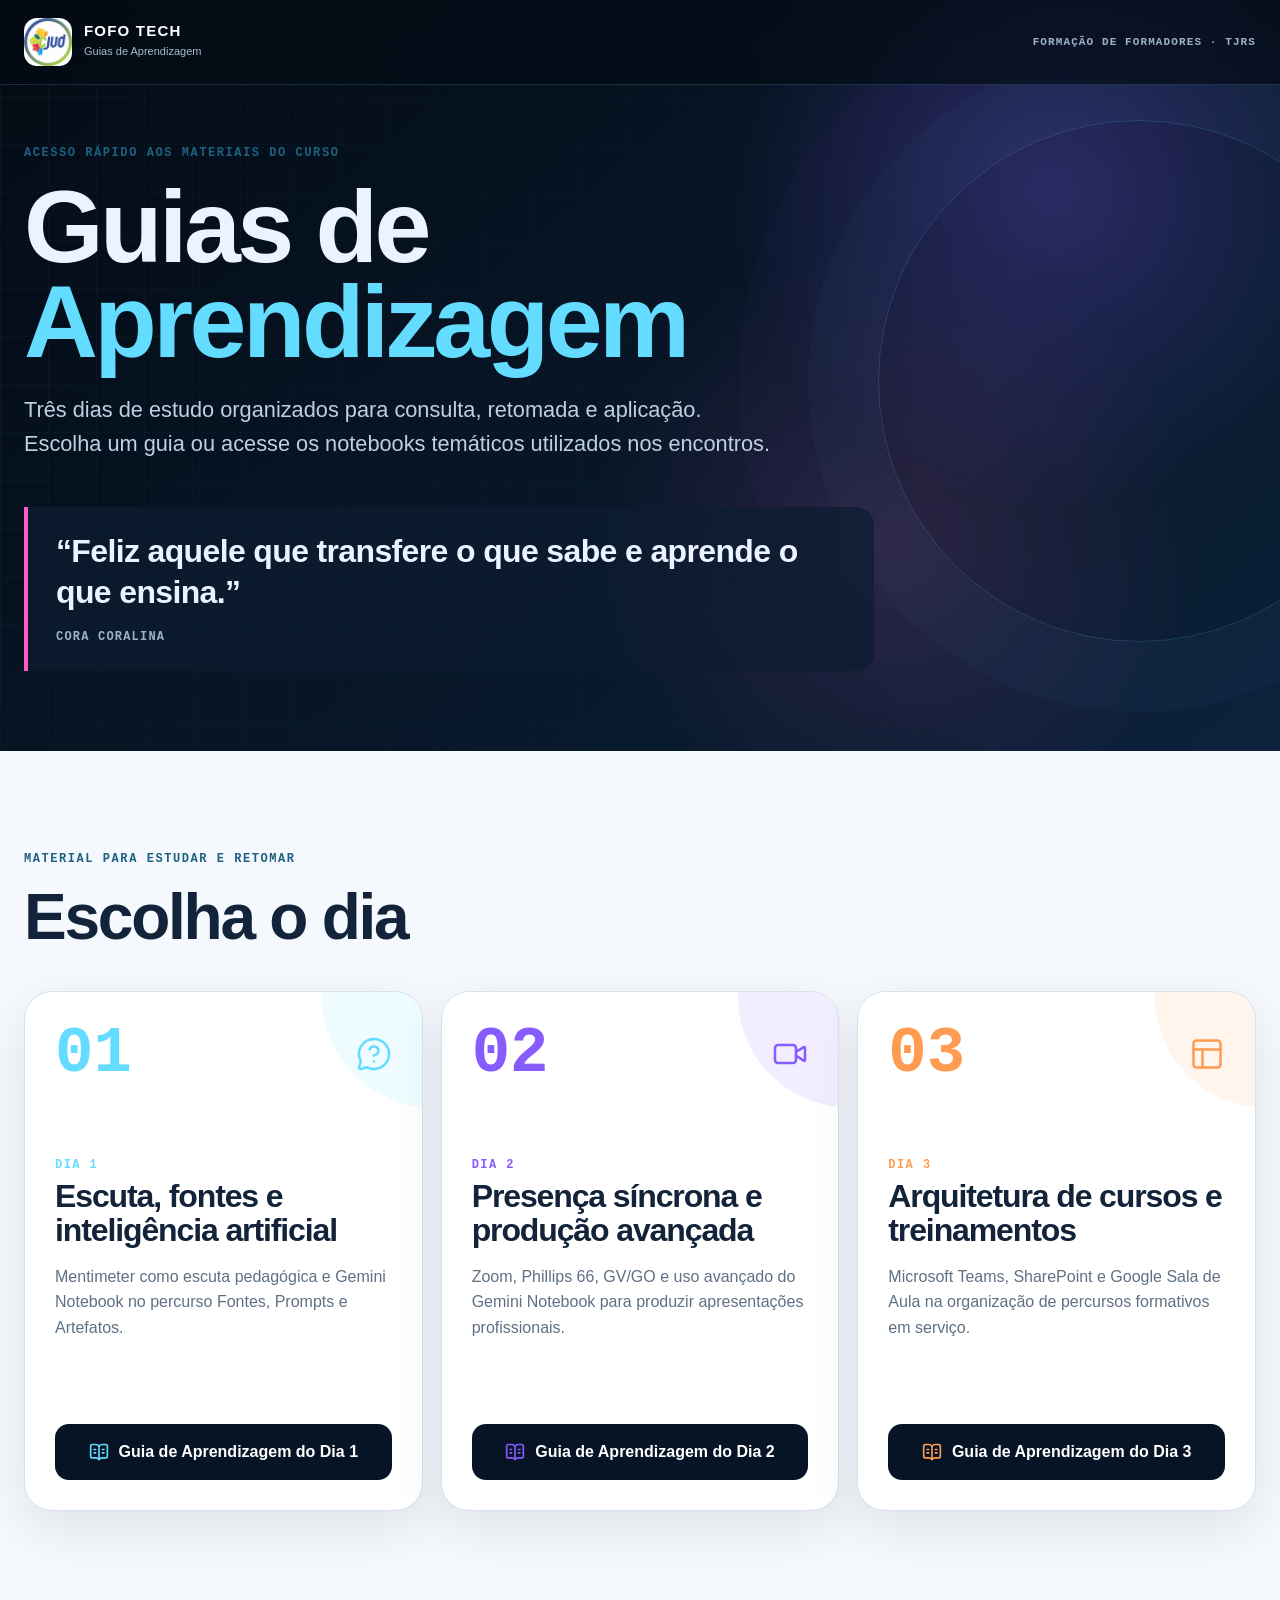
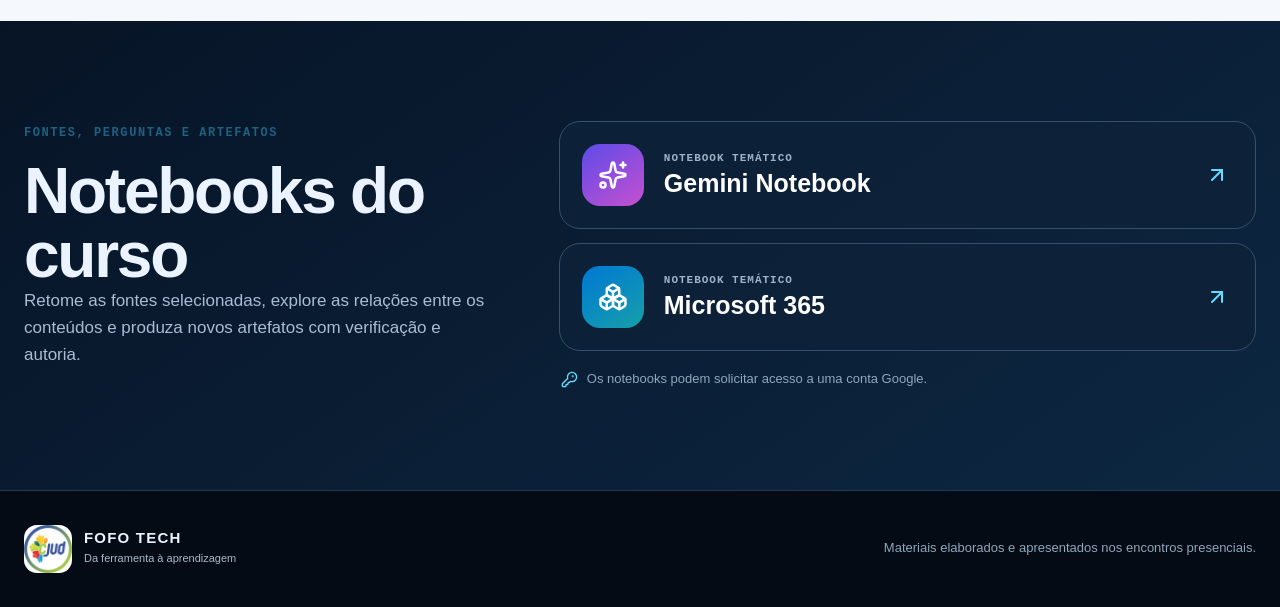
<file: guias/index.html>
<!doctype html>
<html lang="pt-BR">
<head>
  <meta charset="utf-8">
  <meta name="viewport" content="width=device-width, initial-scale=1">
  <meta name="description" content="Acesso rápido aos Guias de Aprendizagem e notebooks temáticos do FOFO TECH.">
  <meta name="theme-color" content="#071426">
  <title>FOFO TECH | Guias de Aprendizagem</title>
  <link rel="icon" href="../assets/logo-cjud.jpg">
  <link rel="stylesheet" href="../assets/portal.css">
  <link rel="stylesheet" href="../assets/guias.css">
  <script src="../vendor/lucide/lucide.min.js" defer></script>
  <script src="../assets/portal.js" defer></script>
</head>
<body class="guides-page">
  <a class="skip-link" href="#conteudo">Ir para o conteúdo</a>

  <header class="guides-header">
    <a class="brand" href="./" aria-label="FOFO TECH, Guias de Aprendizagem">
      <img src="../assets/logo-cjud.jpg" alt="Logo do CJUD">
      <span><strong>FOFO TECH</strong><small>Guias de Aprendizagem</small></span>
    </a>
    <span class="header-label">Formação de formadores · TJRS</span>
  </header>

  <main id="conteudo">
    <section class="guides-hero" aria-labelledby="page-title">
      <div class="guides-grid-pattern" aria-hidden="true"></div>
      <div class="container guides-hero-content">
        <p class="eyebrow">Acesso rápido aos materiais do curso</p>
        <h1 id="page-title">Guias de <span>Aprendizagem</span></h1>
        <p class="guides-lead">Três dias de estudo organizados para consulta, retomada e aplicação. Escolha um guia ou acesse os notebooks temáticos utilizados nos encontros.</p>
        <blockquote class="course-quote">
          <p>“Feliz aquele que transfere o que sabe e aprende o que ensina.”</p>
          <cite>Cora Coralina</cite>
        </blockquote>
      </div>
    </section>

    <section class="guides-section" aria-labelledby="guides-title">
      <div class="container">
        <div class="guides-heading">
          <p class="eyebrow">Material para estudar e retomar</p>
          <h2 id="guides-title">Escolha o dia</h2>
        </div>

        <div class="guides-cards">
          <article class="guide-card guide-card-cyan">
            <div class="guide-card-top"><span class="guide-day">01</span><i data-lucide="message-circle-question" aria-hidden="true"></i></div>
            <p class="guide-kicker">Dia 1</p>
            <h3>Escuta, fontes e inteligência artificial</h3>
            <p>Mentimeter como escuta pedagógica e Gemini Notebook no percurso Fontes, Prompts e Artefatos.</p>
            <a class="guide-button" href="../materiais/guias/guia-de-aprendizagem-dia-1.pdf" target="_blank" rel="noopener noreferrer" type="application/pdf">
              <i data-lucide="book-open-text" aria-hidden="true"></i>
              Guia de Aprendizagem do Dia 1
            </a>
          </article>

          <article class="guide-card guide-card-violet">
            <div class="guide-card-top"><span class="guide-day">02</span><i data-lucide="video" aria-hidden="true"></i></div>
            <p class="guide-kicker">Dia 2</p>
            <h3>Presença síncrona e produção avançada</h3>
            <p>Zoom, Phillips 66, GV/GO e uso avançado do Gemini Notebook para produzir apresentações profissionais.</p>
            <a class="guide-button" href="../materiais/guias/guia-de-aprendizagem-dia-2.pdf" target="_blank" rel="noopener noreferrer" type="application/pdf">
              <i data-lucide="book-open-text" aria-hidden="true"></i>
              Guia de Aprendizagem do Dia 2
            </a>
          </article>

          <article class="guide-card guide-card-orange">
            <div class="guide-card-top"><span class="guide-day">03</span><i data-lucide="panels-top-left" aria-hidden="true"></i></div>
            <p class="guide-kicker">Dia 3</p>
            <h3>Arquitetura de cursos e treinamentos</h3>
            <p>Microsoft Teams, SharePoint e Google Sala de Aula na organização de percursos formativos em serviço.</p>
            <a class="guide-button" href="../materiais/guias/guia-de-aprendizagem-dia-3.pdf" target="_blank" rel="noopener noreferrer" type="application/pdf">
              <i data-lucide="book-open-text" aria-hidden="true"></i>
              Guia de Aprendizagem do Dia 3
            </a>
          </article>
        </div>
      </div>
    </section>

    <section class="notebooks-section" aria-labelledby="notebooks-title">
      <div class="container notebooks-layout">
        <div>
          <p class="eyebrow">Fontes, perguntas e artefatos</p>
          <h2 id="notebooks-title">Notebooks do curso</h2>
          <p>Retome as fontes selecionadas, explore as relações entre os conteúdos e produza novos artefatos com verificação e autoria.</p>
        </div>
        <div class="notebook-actions">
          <a class="notebook-button notebook-gemini" href="https://notebooklm.google.com/notebook/97ff0fb6-334d-4af8-a60d-ee6bec98cf10?utm_source=nlmm_share" target="_blank" rel="noopener noreferrer">
            <span class="notebook-icon"><i data-lucide="sparkles" aria-hidden="true"></i></span>
            <span><small>Notebook temático</small><strong>Gemini Notebook</strong></span>
            <i data-lucide="arrow-up-right" aria-hidden="true"></i>
          </a>
          <a class="notebook-button notebook-microsoft" href="https://notebooklm.google.com/notebook/1a7bbfc4-8317-4df7-8105-4a72aeff8419?utm_source=nlmm_share" target="_blank" rel="noopener noreferrer">
            <span class="notebook-icon"><i data-lucide="boxes" aria-hidden="true"></i></span>
            <span><small>Notebook temático</small><strong>Microsoft 365</strong></span>
            <i data-lucide="arrow-up-right" aria-hidden="true"></i>
          </a>
          <p class="access-note"><i data-lucide="key-round" aria-hidden="true"></i>Os notebooks podem solicitar acesso a uma conta Google.</p>
        </div>
      </div>
    </section>
  </main>

  <footer class="guides-footer">
    <div class="container">
      <div class="brand"><img src="../assets/logo-cjud.jpg" alt=""><span><strong>FOFO TECH</strong><small>Da ferramenta à aprendizagem</small></span></div>
      <p>Materiais elaborados e apresentados nos encontros presenciais.</p>
    </div>
  </footer>
</body>
</html>
</file>
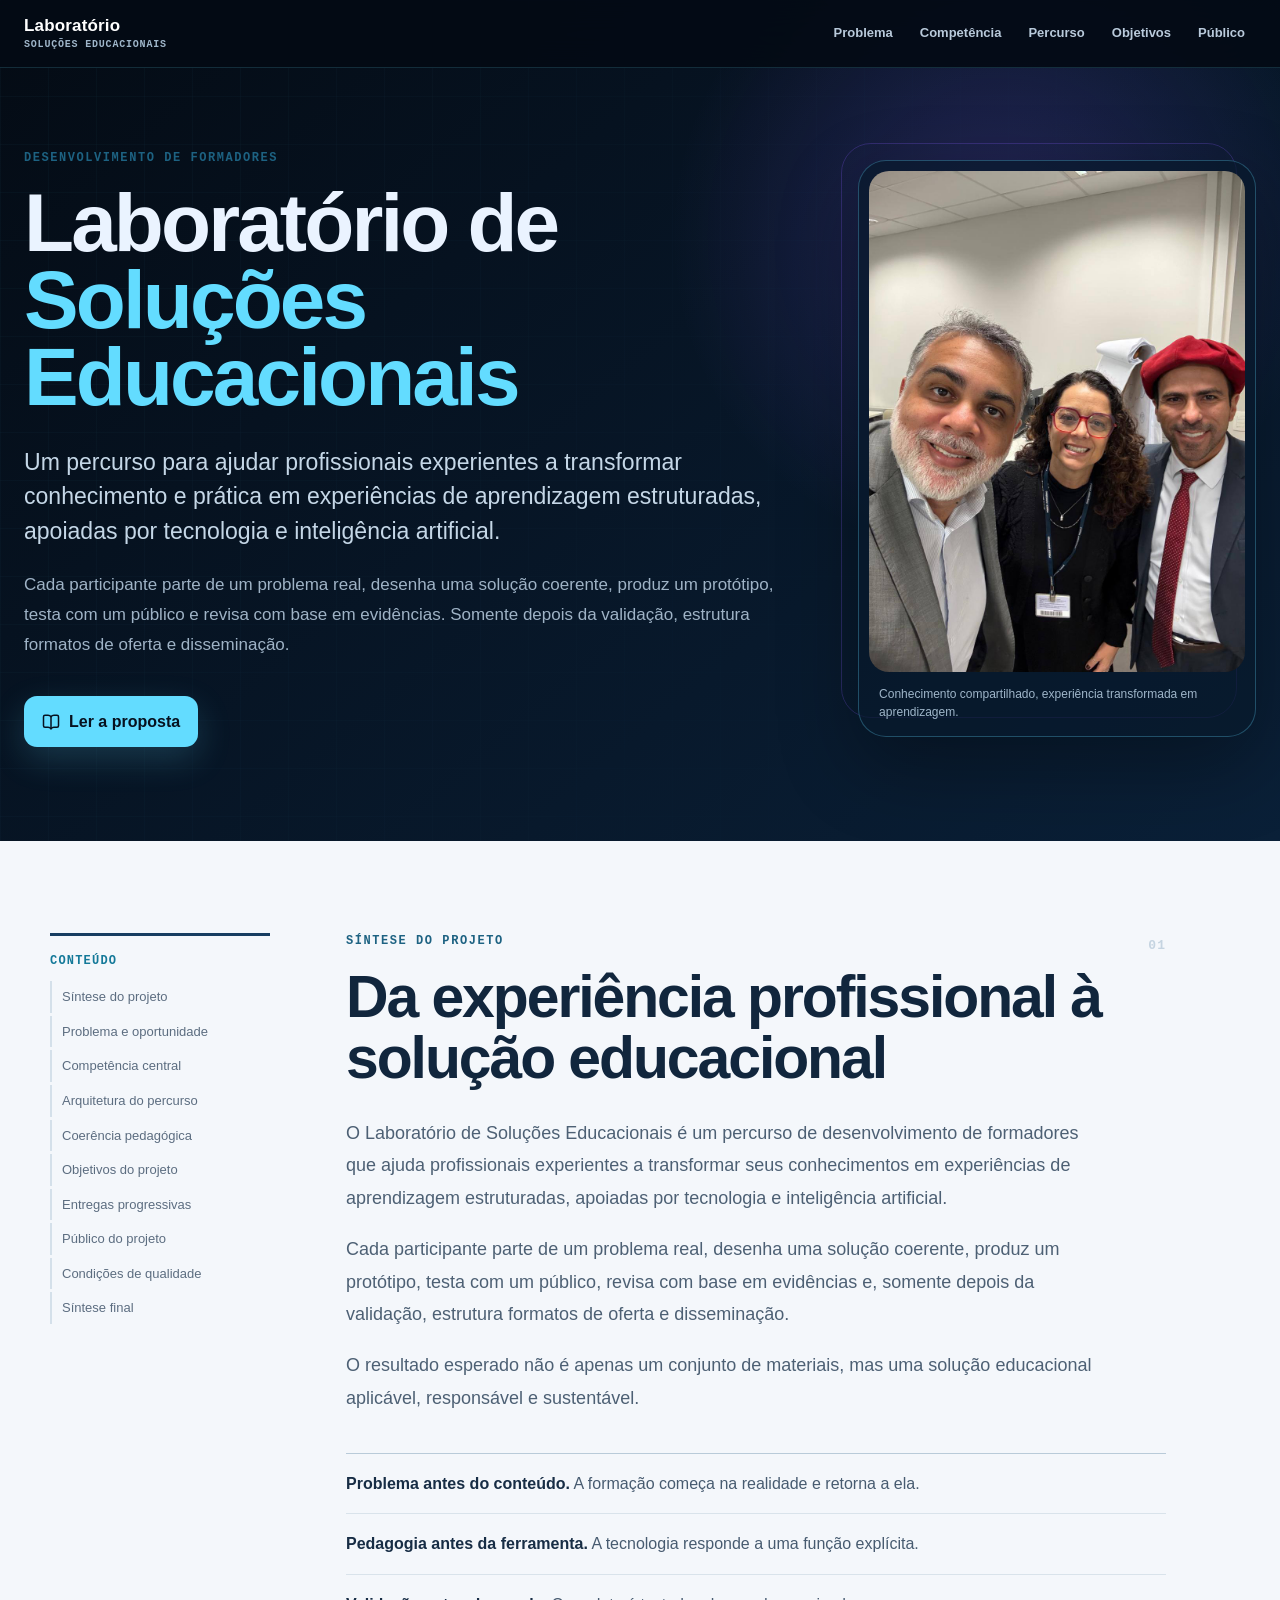
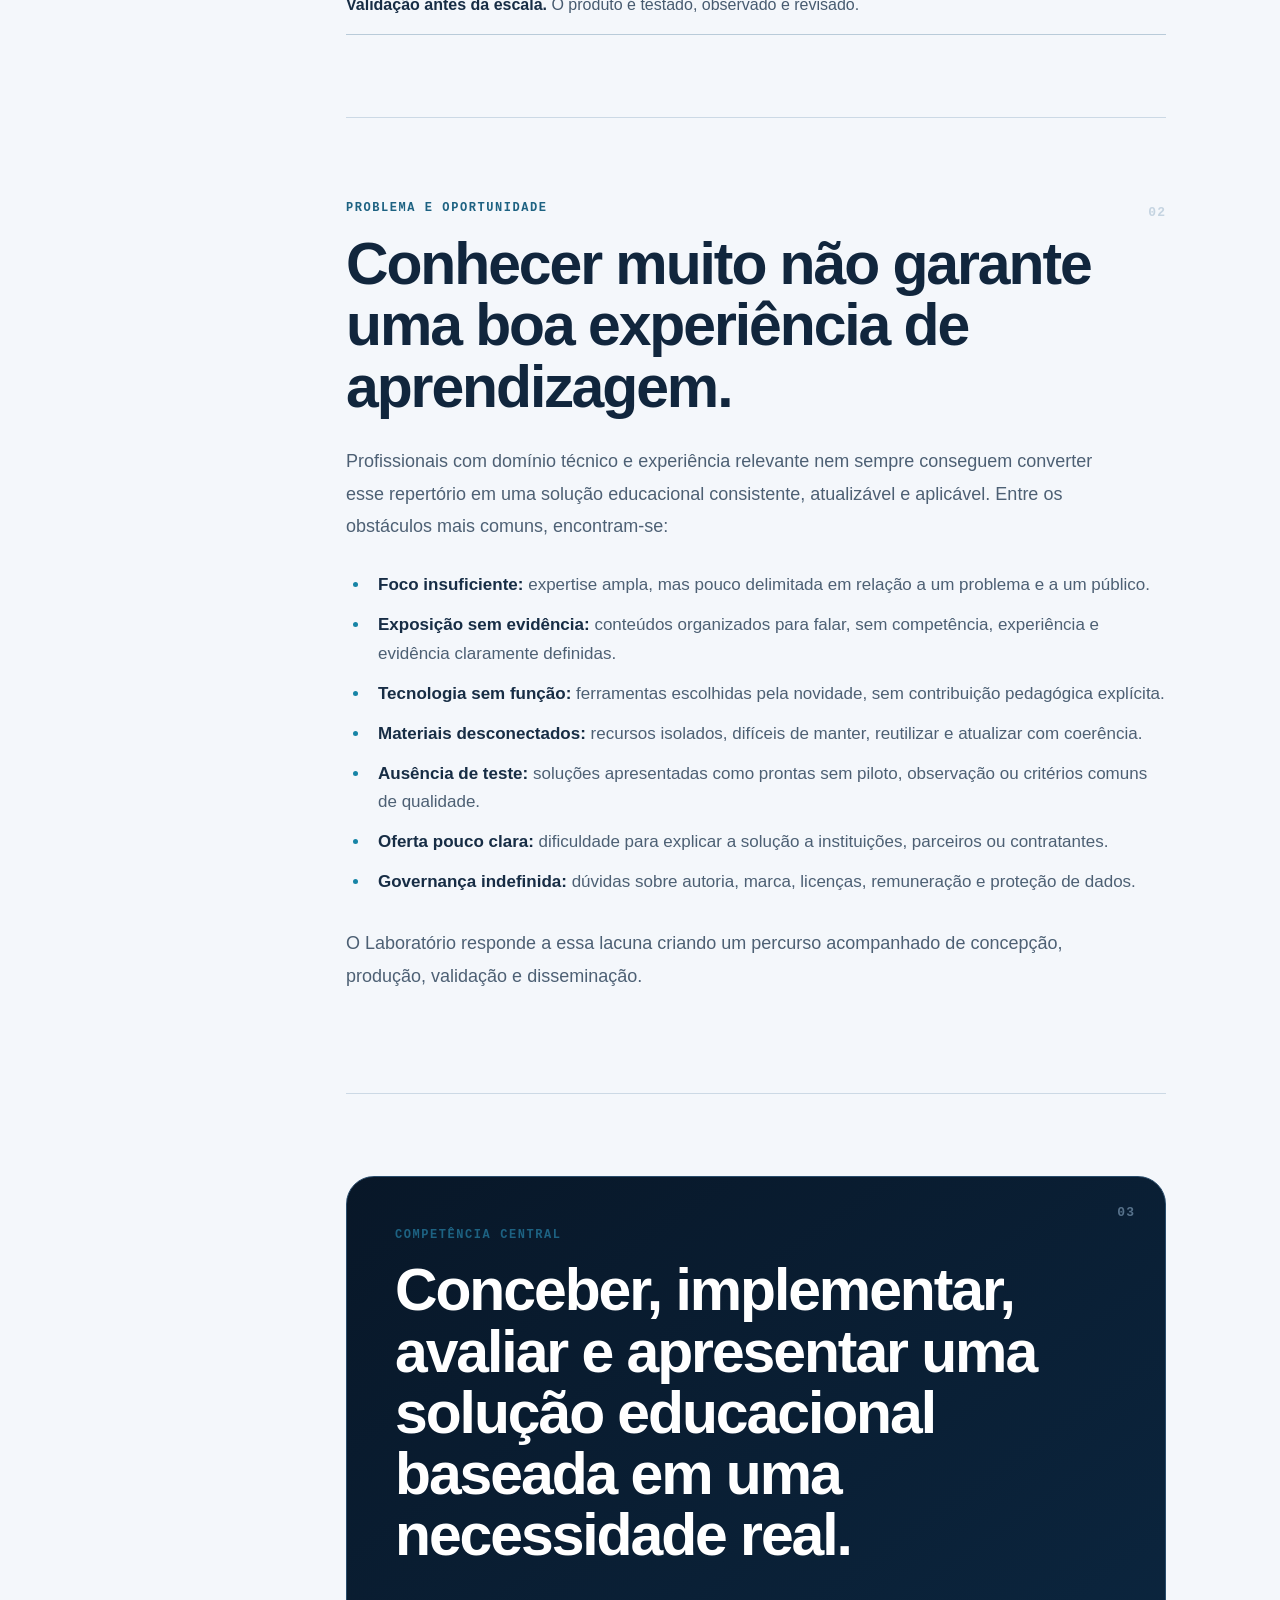
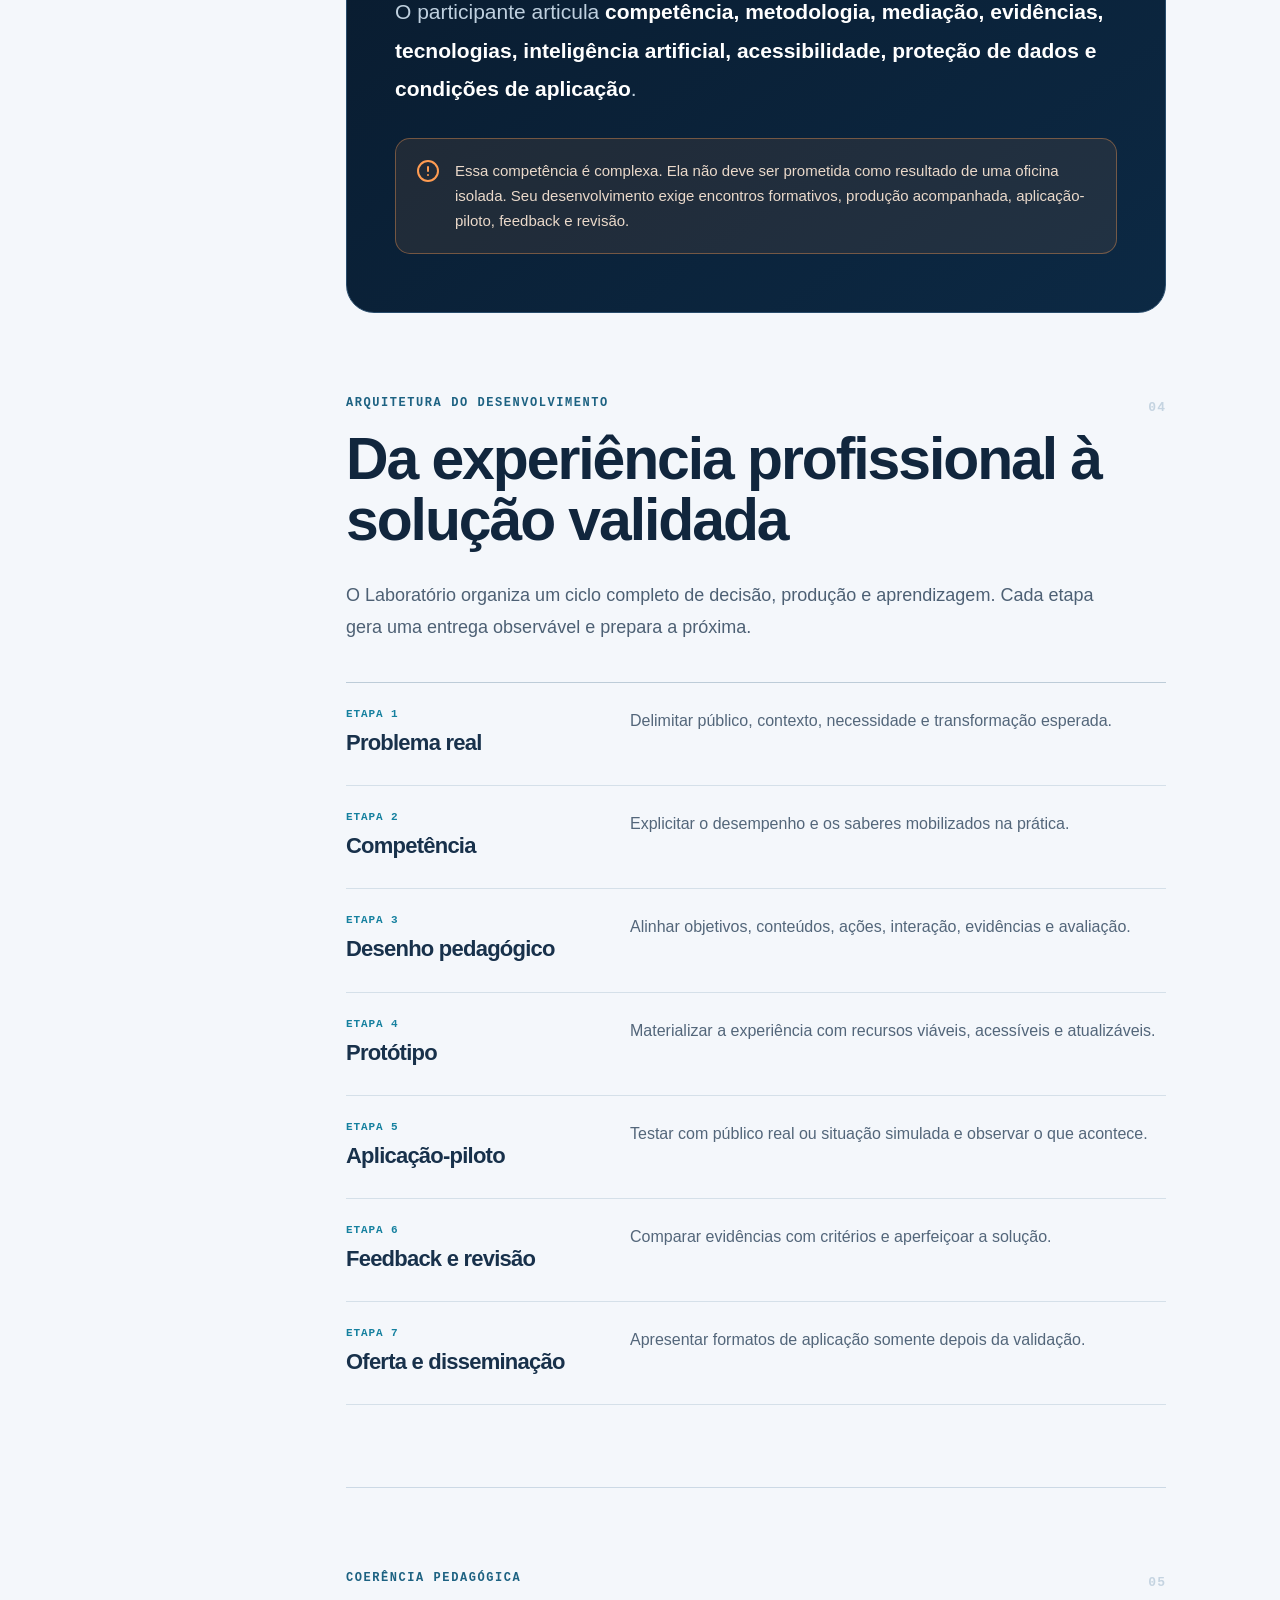
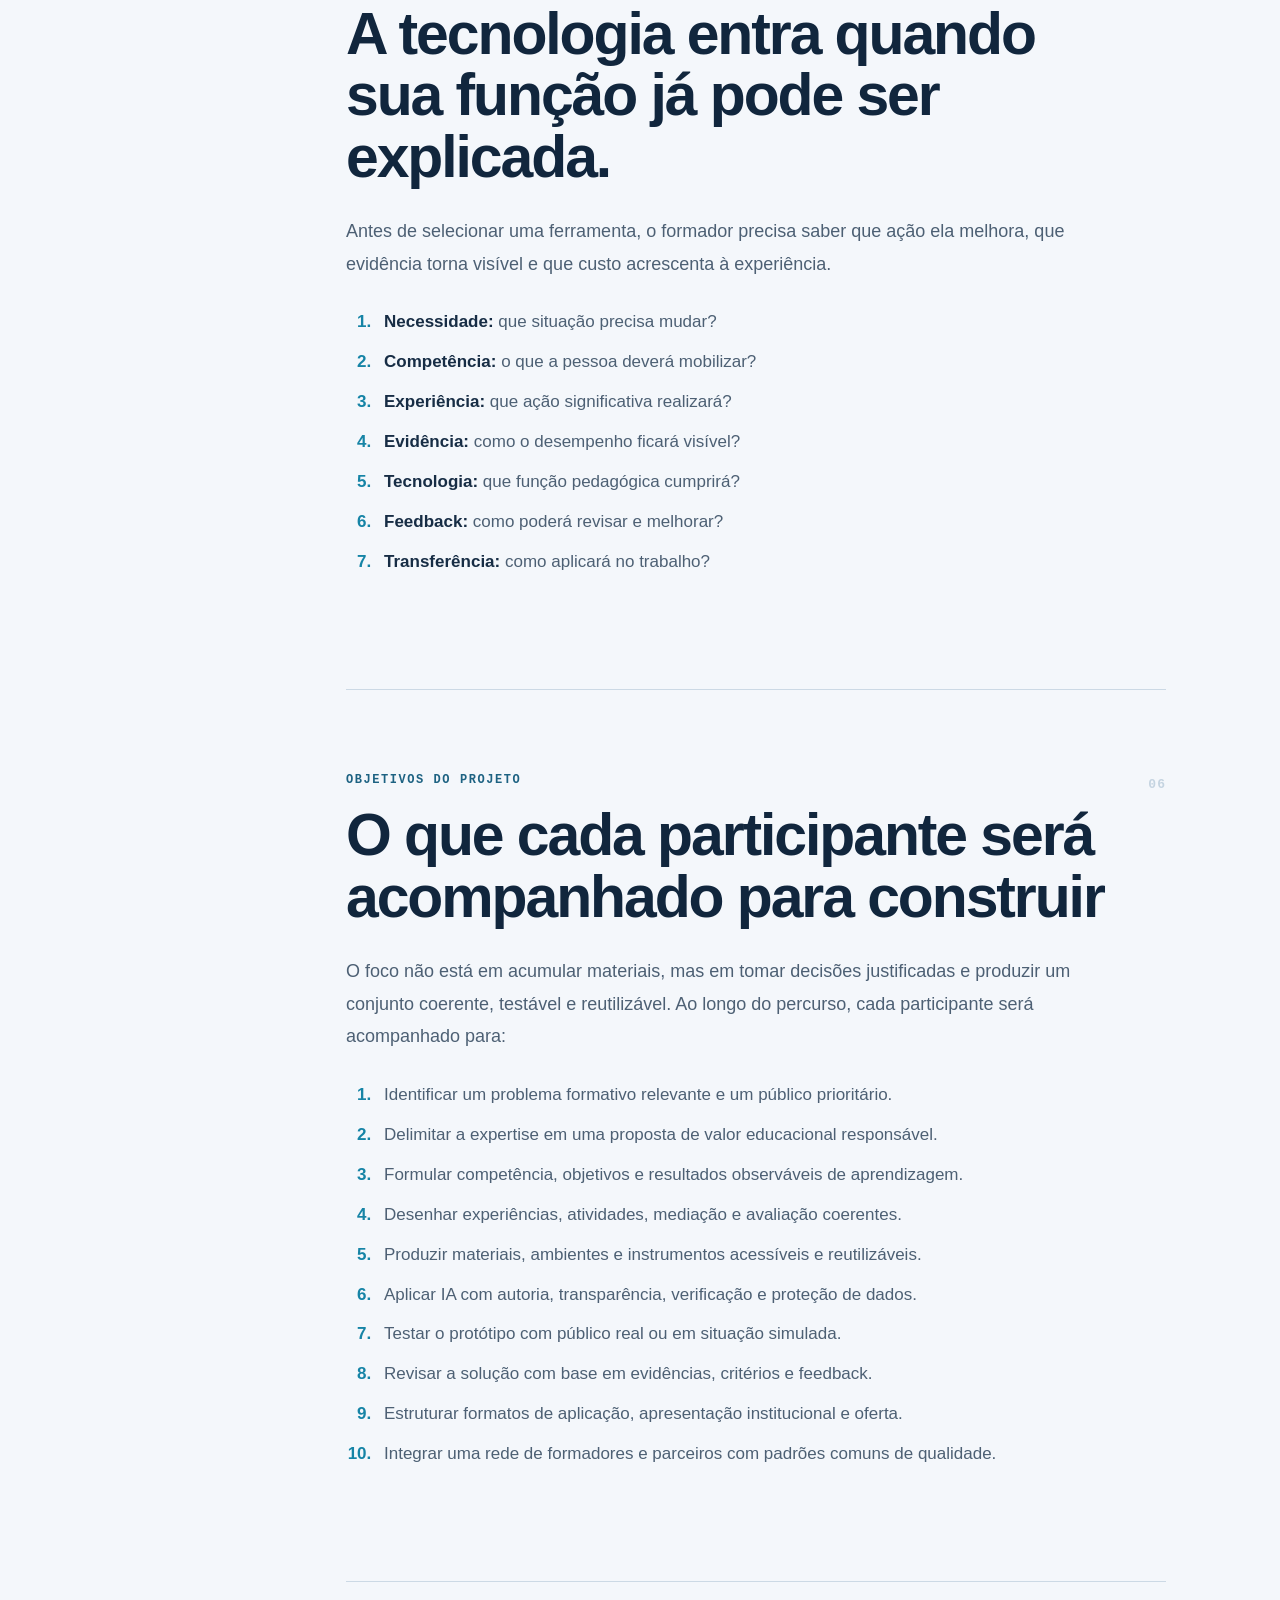
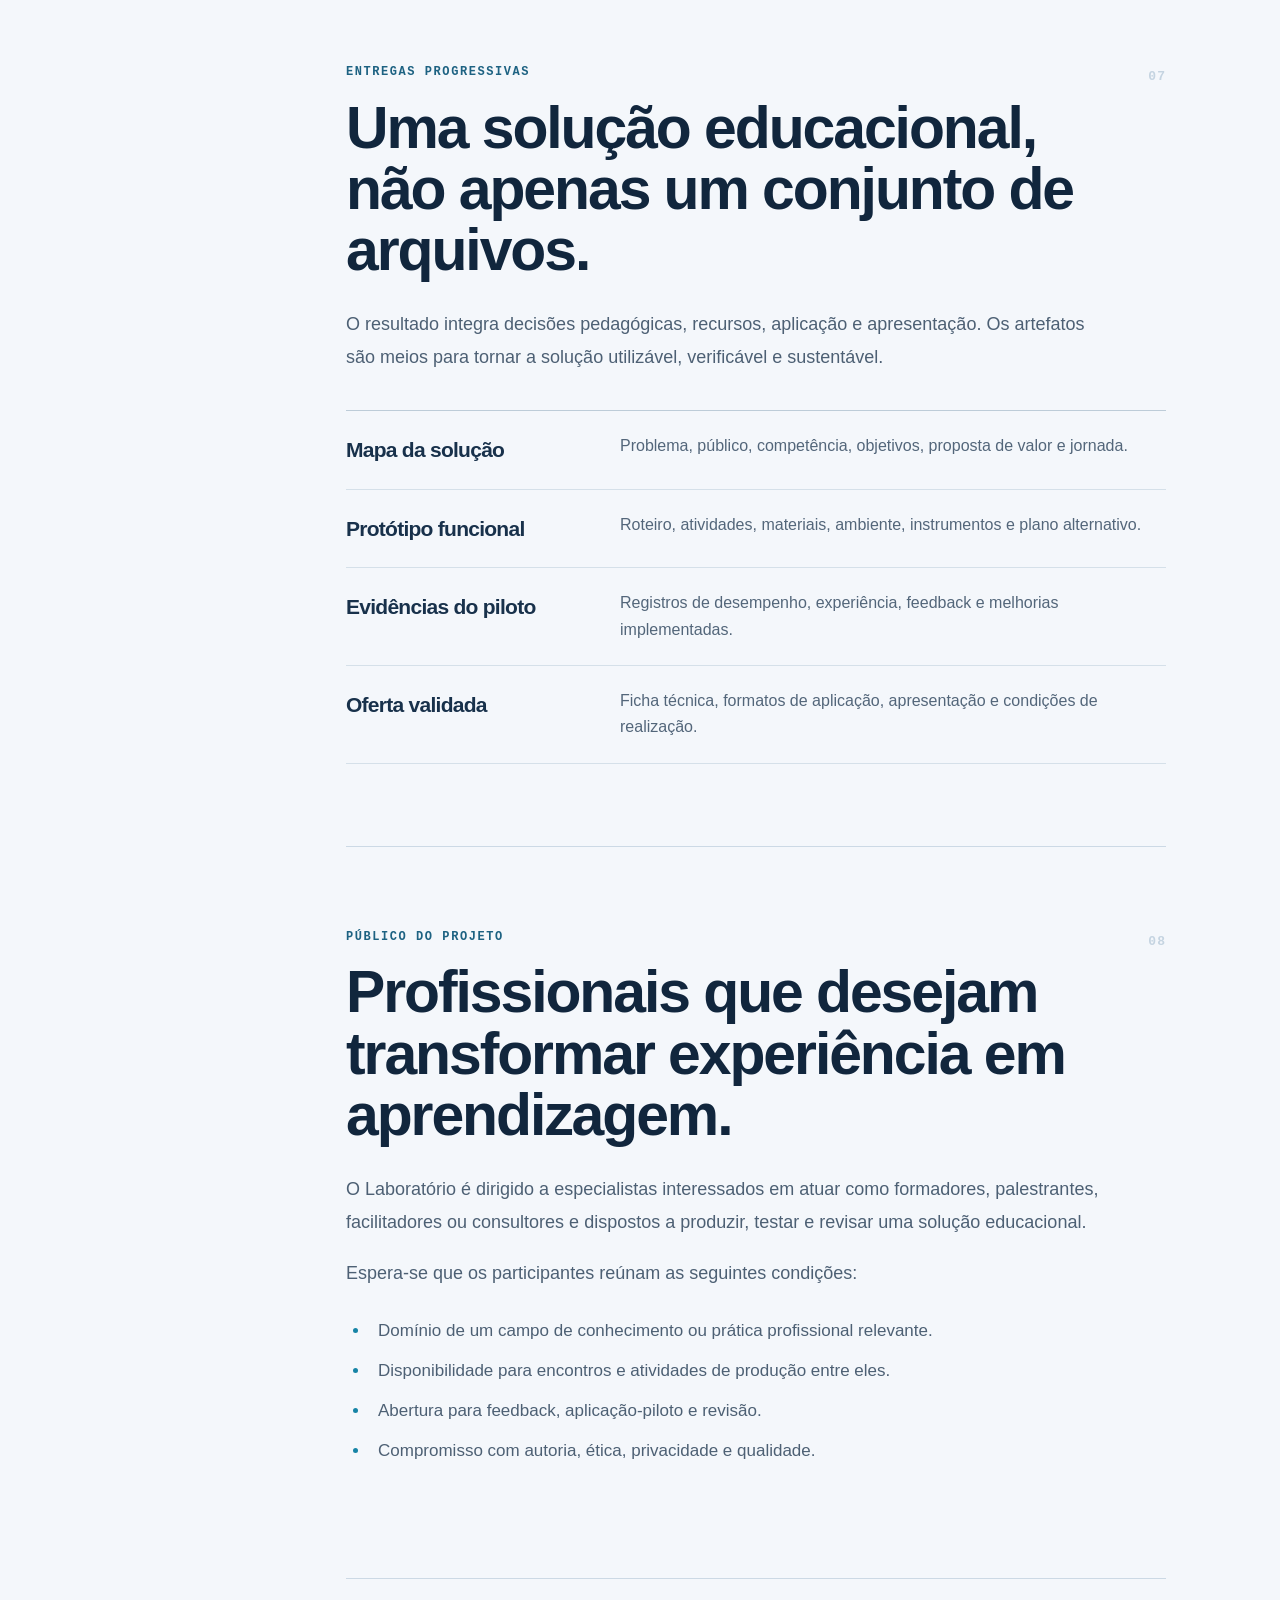
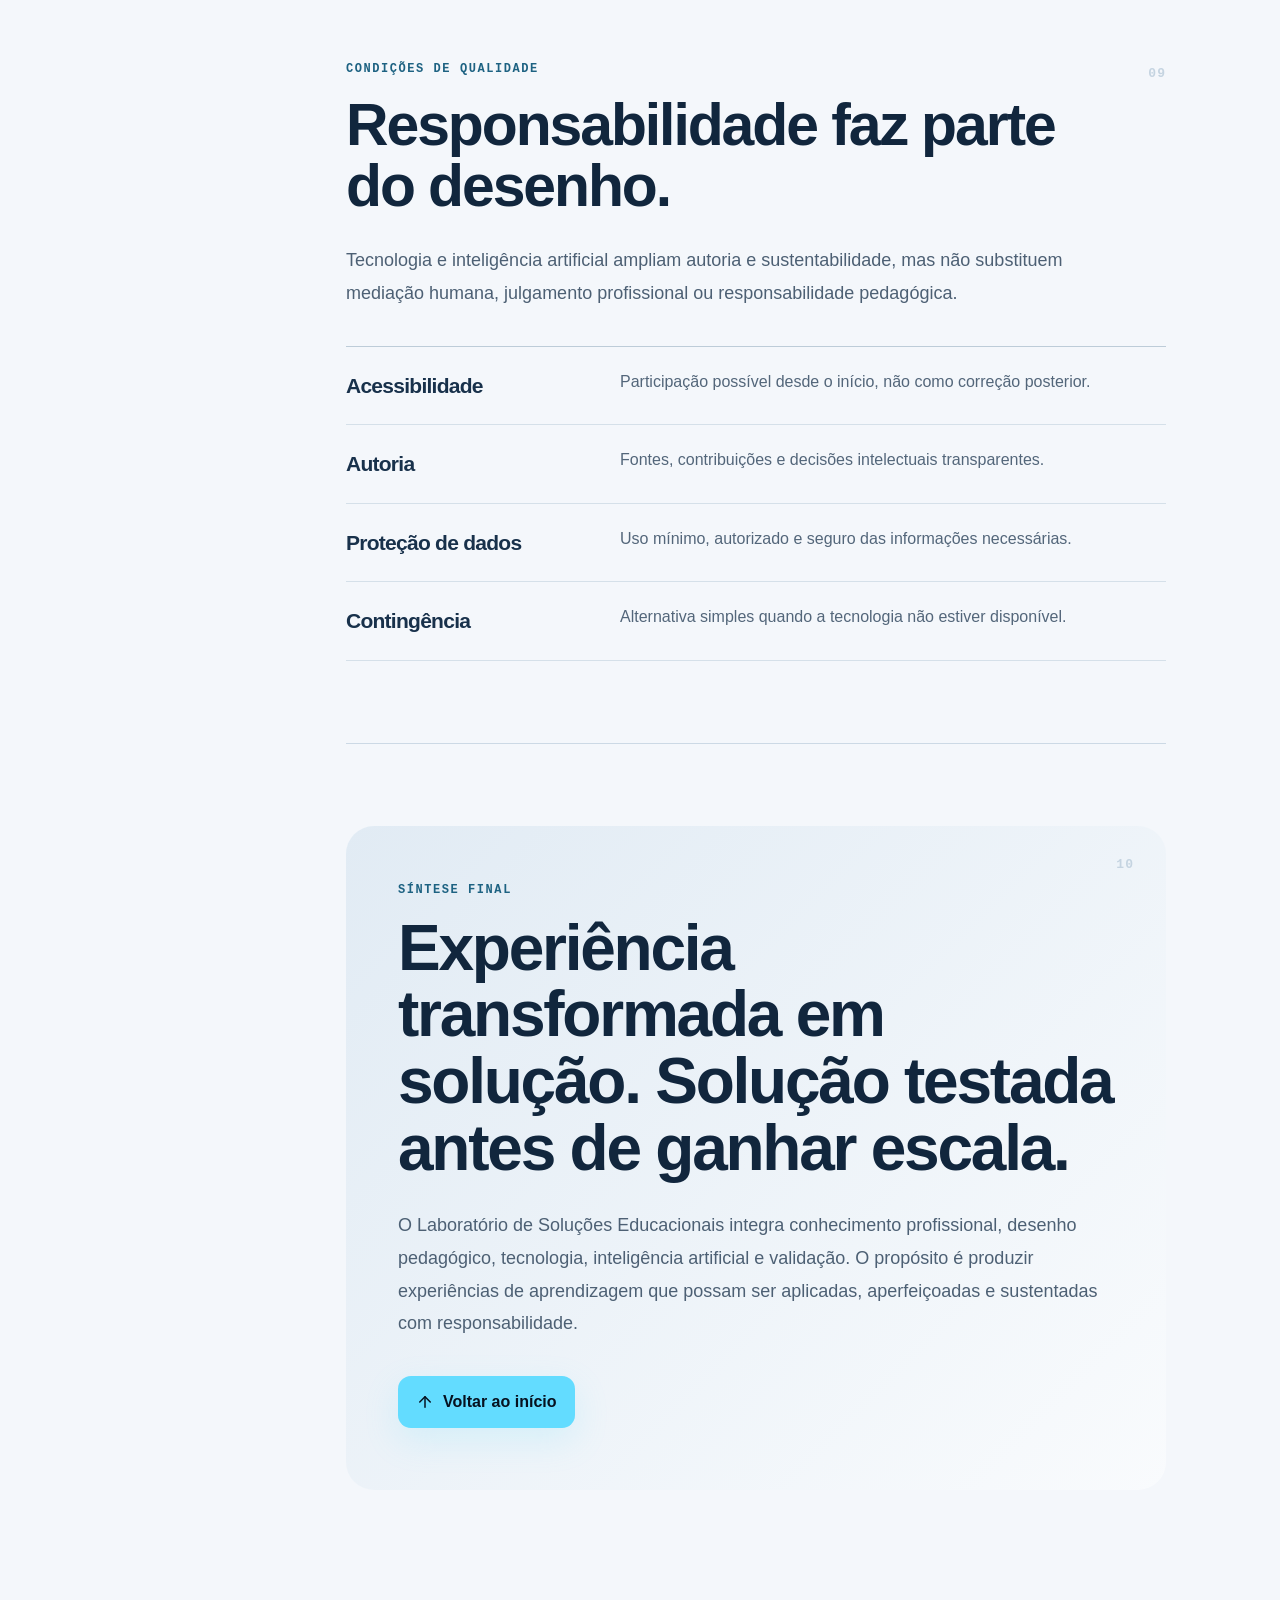
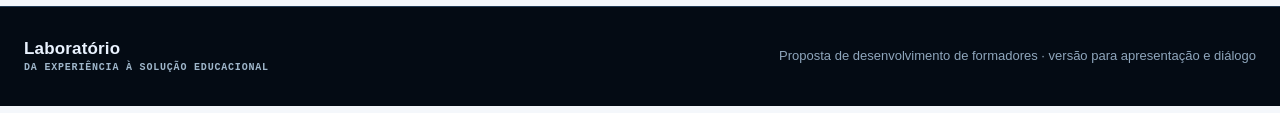
<file: laboratorio-solucoes-educacionais/index.html>
<!doctype html>
<html lang="pt-BR">
<head>
  <meta charset="utf-8">
  <meta name="viewport" content="width=device-width, initial-scale=1">
  <meta name="description" content="Laboratório de Soluções Educacionais: um percurso acompanhado para transformar conhecimento profissional em experiências de aprendizagem aplicáveis, responsáveis e sustentáveis.">
  <meta name="theme-color" content="#071426">
  <title>Laboratório de Soluções Educacionais</title>
  <link rel="stylesheet" href="../assets/portal.css">
  <link rel="stylesheet" href="../assets/laboratorio.css">
  <script src="../vendor/lucide/lucide.min.js" defer></script>
  <script src="../assets/portal.js" defer></script>
</head>
<body class="lab-page">
  <a class="skip-link" href="#conteudo">Ir para o conteúdo</a>
  <header class="lab-header" data-sticky-header>
    <a class="brand lab-wordmark" href="#inicio" aria-label="Laboratório de Soluções Educacionais, início"><span><strong>Laboratório</strong><small>Soluções Educacionais</small></span></a>
    <button class="lab-nav-toggle nav-toggle" type="button" aria-label="Abrir menu" aria-expanded="false" aria-controls="lab-nav"><i data-lucide="menu" aria-hidden="true"></i></button>
    <nav id="lab-nav" class="lab-nav main-nav" aria-label="Navegação principal"><a href="#problema">Problema</a><a href="#competencia">Competência</a><a href="#percurso">Percurso</a><a href="#objetivos">Objetivos</a><a href="#publico">Público</a></nav>
  </header>
  <main id="conteudo">
    <header id="inicio" class="lab-hero">
      <div class="lab-grid-pattern" aria-hidden="true"></div>
      <div class="container lab-hero-grid">
        <div class="lab-hero-content">
          <p class="eyebrow">Desenvolvimento de formadores</p>
          <h1>Laboratório de <span>Soluções Educacionais</span></h1>
          <p class="lab-lead">Um percurso para ajudar profissionais experientes a transformar conhecimento e prática em experiências de aprendizagem estruturadas, apoiadas por tecnologia e inteligência artificial.</p>
          <p class="lab-intro">Cada participante parte de um problema real, desenha uma solução coerente, produz um protótipo, testa com um público e revisa com base em evidências. Somente depois da validação, estrutura formatos de oferta e disseminação.</p>
          <a class="button button-primary" href="#texto"><i data-lucide="book-open" aria-hidden="true"></i>Ler a proposta</a>
        </div>
        <figure class="lab-hero-photo">
          <img src="../assets/laboratorio-encontro.jpg" alt="Três profissionais reunidos durante um encontro de trabalho e aprendizagem" width="960" height="1280">
          <figcaption>Conhecimento compartilhado, experiência transformada em aprendizagem.</figcaption>
        </figure>
      </div>
    </header>
    <div id="texto" class="lab-reading-shell">
      <aside class="lab-toc" aria-label="Sumário da página">
        <p>Conteúdo</p><a href="#sintese">Síntese do projeto</a><a href="#problema">Problema e oportunidade</a><a href="#competencia">Competência central</a><a href="#percurso">Arquitetura do percurso</a><a href="#coerencia">Coerência pedagógica</a><a href="#objetivos">Objetivos do projeto</a><a href="#entregas">Entregas progressivas</a><a href="#publico">Público do projeto</a><a href="#qualidade">Condições de qualidade</a><a href="#encerramento">Síntese final</a>
      </aside>
      <article class="lab-article">
        <section id="sintese" class="lab-text-section">
          <p class="section-number">01</p><p class="eyebrow">Síntese do projeto</p><h2>Da experiência profissional à solução educacional</h2>
          <p>O Laboratório de Soluções Educacionais é um percurso de desenvolvimento de formadores que ajuda profissionais experientes a transformar seus conhecimentos em experiências de aprendizagem estruturadas, apoiadas por tecnologia e inteligência artificial.</p>
          <p>Cada participante parte de um problema real, desenha uma solução coerente, produz um protótipo, testa com um público, revisa com base em evidências e, somente depois da validação, estrutura formatos de oferta e disseminação.</p>
          <p>O resultado esperado não é apenas um conjunto de materiais, mas uma solução educacional aplicável, responsável e sustentável.</p>
          <div class="lab-highlight"><p><strong>Problema antes do conteúdo.</strong> A formação começa na realidade e retorna a ela.</p><p><strong>Pedagogia antes da ferramenta.</strong> A tecnologia responde a uma função explícita.</p><p><strong>Validação antes da escala.</strong> O produto é testado, observado e revisado.</p></div>
        </section>
        <section id="problema" class="lab-text-section">
          <p class="section-number">02</p><p class="eyebrow">Problema e oportunidade</p><h2>Conhecer muito não garante uma boa experiência de aprendizagem.</h2>
          <p>Profissionais com domínio técnico e experiência relevante nem sempre conseguem converter esse repertório em uma solução educacional consistente, atualizável e aplicável. Entre os obstáculos mais comuns, encontram-se:</p>
          <ul class="lab-prose-list"><li><strong>Foco insuficiente:</strong> expertise ampla, mas pouco delimitada em relação a um problema e a um público.</li><li><strong>Exposição sem evidência:</strong> conteúdos organizados para falar, sem competência, experiência e evidência claramente definidas.</li><li><strong>Tecnologia sem função:</strong> ferramentas escolhidas pela novidade, sem contribuição pedagógica explícita.</li><li><strong>Materiais desconectados:</strong> recursos isolados, difíceis de manter, reutilizar e atualizar com coerência.</li><li><strong>Ausência de teste:</strong> soluções apresentadas como prontas sem piloto, observação ou critérios comuns de qualidade.</li><li><strong>Oferta pouco clara:</strong> dificuldade para explicar a solução a instituições, parceiros ou contratantes.</li><li><strong>Governança indefinida:</strong> dúvidas sobre autoria, marca, licenças, remuneração e proteção de dados.</li></ul>
          <p>O Laboratório responde a essa lacuna criando um percurso acompanhado de concepção, produção, validação e disseminação.</p>
        </section>
        <section id="competencia" class="lab-text-section lab-feature-section">
          <p class="section-number">03</p><p class="eyebrow">Competência central</p><h2>Conceber, implementar, avaliar e apresentar uma solução educacional baseada em uma necessidade real.</h2>
          <p class="feature-copy">O participante articula <strong>competência, metodologia, mediação, evidências, tecnologias, inteligência artificial, acessibilidade, proteção de dados e condições de aplicação</strong>.</p>
          <div class="lab-note"><i data-lucide="circle-alert" aria-hidden="true"></i><p>Essa competência é complexa. Ela não deve ser prometida como resultado de uma oficina isolada. Seu desenvolvimento exige encontros formativos, produção acompanhada, aplicação-piloto, feedback e revisão.</p></div>
        </section>
        <section id="percurso" class="lab-text-section">
          <p class="section-number">04</p><p class="eyebrow">Arquitetura do desenvolvimento</p><h2>Da experiência profissional à solução validada</h2>
          <p>O Laboratório organiza um ciclo completo de decisão, produção e aprendizagem. Cada etapa gera uma entrega observável e prepara a próxima.</p>
          <ol class="lab-stages"><li><div><span>Etapa 1</span><h3>Problema real</h3></div><p>Delimitar público, contexto, necessidade e transformação esperada.</p></li><li><div><span>Etapa 2</span><h3>Competência</h3></div><p>Explicitar o desempenho e os saberes mobilizados na prática.</p></li><li><div><span>Etapa 3</span><h3>Desenho pedagógico</h3></div><p>Alinhar objetivos, conteúdos, ações, interação, evidências e avaliação.</p></li><li><div><span>Etapa 4</span><h3>Protótipo</h3></div><p>Materializar a experiência com recursos viáveis, acessíveis e atualizáveis.</p></li><li><div><span>Etapa 5</span><h3>Aplicação-piloto</h3></div><p>Testar com público real ou situação simulada e observar o que acontece.</p></li><li><div><span>Etapa 6</span><h3>Feedback e revisão</h3></div><p>Comparar evidências com critérios e aperfeiçoar a solução.</p></li><li><div><span>Etapa 7</span><h3>Oferta e disseminação</h3></div><p>Apresentar formatos de aplicação somente depois da validação.</p></li></ol>
        </section>
        <section id="coerencia" class="lab-text-section">
          <p class="section-number">05</p><p class="eyebrow">Coerência pedagógica</p><h2>A tecnologia entra quando sua função já pode ser explicada.</h2>
          <p>Antes de selecionar uma ferramenta, o formador precisa saber que ação ela melhora, que evidência torna visível e que custo acrescenta à experiência.</p>
          <ol class="lab-prose-list lab-numbered-list"><li><strong>Necessidade:</strong> que situação precisa mudar?</li><li><strong>Competência:</strong> o que a pessoa deverá mobilizar?</li><li><strong>Experiência:</strong> que ação significativa realizará?</li><li><strong>Evidência:</strong> como o desempenho ficará visível?</li><li><strong>Tecnologia:</strong> que função pedagógica cumprirá?</li><li><strong>Feedback:</strong> como poderá revisar e melhorar?</li><li><strong>Transferência:</strong> como aplicará no trabalho?</li></ol>
        </section>
        <section id="objetivos" class="lab-text-section">
          <p class="section-number">06</p><p class="eyebrow">Objetivos do projeto</p><h2>O que cada participante será acompanhado para construir</h2>
          <p>O foco não está em acumular materiais, mas em tomar decisões justificadas e produzir um conjunto coerente, testável e reutilizável. Ao longo do percurso, cada participante será acompanhado para:</p>
          <ol class="lab-prose-list lab-numbered-list"><li>Identificar um problema formativo relevante e um público prioritário.</li><li>Delimitar a expertise em uma proposta de valor educacional responsável.</li><li>Formular competência, objetivos e resultados observáveis de aprendizagem.</li><li>Desenhar experiências, atividades, mediação e avaliação coerentes.</li><li>Produzir materiais, ambientes e instrumentos acessíveis e reutilizáveis.</li><li>Aplicar IA com autoria, transparência, verificação e proteção de dados.</li><li>Testar o protótipo com público real ou em situação simulada.</li><li>Revisar a solução com base em evidências, critérios e feedback.</li><li>Estruturar formatos de aplicação, apresentação institucional e oferta.</li><li>Integrar uma rede de formadores e parceiros com padrões comuns de qualidade.</li></ol>
        </section>
        <section id="entregas" class="lab-text-section">
          <p class="section-number">07</p><p class="eyebrow">Entregas progressivas</p><h2>Uma solução educacional, não apenas um conjunto de arquivos.</h2>
          <p>O resultado integra decisões pedagógicas, recursos, aplicação e apresentação. Os artefatos são meios para tornar a solução utilizável, verificável e sustentável.</p>
          <div class="lab-subsections"><section><h3>Mapa da solução</h3><p>Problema, público, competência, objetivos, proposta de valor e jornada.</p></section><section><h3>Protótipo funcional</h3><p>Roteiro, atividades, materiais, ambiente, instrumentos e plano alternativo.</p></section><section><h3>Evidências do piloto</h3><p>Registros de desempenho, experiência, feedback e melhorias implementadas.</p></section><section><h3>Oferta validada</h3><p>Ficha técnica, formatos de aplicação, apresentação e condições de realização.</p></section></div>
        </section>
        <section id="publico" class="lab-text-section">
          <p class="section-number">08</p><p class="eyebrow">Público do projeto</p><h2>Profissionais que desejam transformar experiência em aprendizagem.</h2>
          <p>O Laboratório é dirigido a especialistas interessados em atuar como formadores, palestrantes, facilitadores ou consultores e dispostos a produzir, testar e revisar uma solução educacional.</p><p>Espera-se que os participantes reúnam as seguintes condições:</p>
          <ul class="lab-prose-list"><li>Domínio de um campo de conhecimento ou prática profissional relevante.</li><li>Disponibilidade para encontros e atividades de produção entre eles.</li><li>Abertura para feedback, aplicação-piloto e revisão.</li><li>Compromisso com autoria, ética, privacidade e qualidade.</li></ul>
        </section>
        <section id="qualidade" class="lab-text-section">
          <p class="section-number">09</p><p class="eyebrow">Condições de qualidade</p><h2>Responsabilidade faz parte do desenho.</h2>
          <p>Tecnologia e inteligência artificial ampliam autoria e sustentabilidade, mas não substituem mediação humana, julgamento profissional ou responsabilidade pedagógica.</p>
          <div class="lab-subsections"><section><h3>Acessibilidade</h3><p>Participação possível desde o início, não como correção posterior.</p></section><section><h3>Autoria</h3><p>Fontes, contribuições e decisões intelectuais transparentes.</p></section><section><h3>Proteção de dados</h3><p>Uso mínimo, autorizado e seguro das informações necessárias.</p></section><section><h3>Contingência</h3><p>Alternativa simples quando a tecnologia não estiver disponível.</p></section></div>
        </section>
        <section id="encerramento" class="lab-text-section lab-closing-section">
          <p class="section-number">10</p><p class="eyebrow">Síntese final</p><h2>Experiência transformada em solução. Solução testada antes de ganhar escala.</h2>
          <p>O Laboratório de Soluções Educacionais integra conhecimento profissional, desenho pedagógico, tecnologia, inteligência artificial e validação. O propósito é produzir experiências de aprendizagem que possam ser aplicadas, aperfeiçoadas e sustentadas com responsabilidade.</p>
          <a class="button button-primary" href="#inicio"><i data-lucide="arrow-up" aria-hidden="true"></i>Voltar ao início</a>
        </section>
      </article>
    </div>
  </main>
  <footer class="lab-footer"><div class="container"><div class="brand lab-wordmark"><span><strong>Laboratório</strong><small>Da experiência à solução educacional</small></span></div><p>Proposta de desenvolvimento de formadores · versão para apresentação e diálogo</p></div></footer>
</body>
</html>
</file>
<file: assets/portal.css>
:root{
  --bg:#071426;--bg-deep:#040b14;--surface:#0d1d31;--surface-2:#112740;--paper:#f5f8fc;
  --ink:#eaf3ff;--ink-dark:#13243a;--muted:#a7bbcf;--muted-dark:#5f7084;--line:#29425e;
  --cyan:#63dcff;--blue:#2678ff;--violet:#875cff;--pink:#ff5cc8;--orange:#ff9c52;--green:#69d29b;
  --font-display:"Space Grotesk","Aptos Display","Segoe UI Variable Display","Segoe UI",sans-serif;
  --font-body:"Inter","Aptos","Segoe UI Variable","Segoe UI",sans-serif;
  --font-mono:"IBM Plex Mono","Cascadia Mono","SFMono-Regular",Consolas,monospace;
  --radius:24px;--radius-sm:14px;--shadow:0 28px 80px rgba(0,0,0,.3);--container:1240px;
}
*{box-sizing:border-box}html{scroll-behavior:smooth;scroll-padding-top:92px}body{margin:0;background:var(--paper);color:var(--ink-dark);font-family:var(--font-body);line-height:1.6}body::selection{background:var(--cyan);color:var(--bg)}img{max-width:100%;display:block}a{color:inherit}button,input{font:inherit}.container{width:min(var(--container),calc(100% - 48px));margin-inline:auto}.sr-only{position:absolute;width:1px;height:1px;padding:0;margin:-1px;overflow:hidden;clip:rect(0,0,0,0);white-space:nowrap;border:0}.skip-link{position:fixed;z-index:200;top:12px;left:12px;translate:0 -180%;padding:10px 14px;border-radius:10px;background:#fff;color:var(--bg);font-weight:800}.skip-link:focus{translate:0}.site-header{position:fixed;z-index:100;top:0;left:0;right:0;display:flex;align-items:center;justify-content:space-between;gap:28px;padding:15px max(24px,calc((100vw - var(--container))/2));color:var(--ink);background:rgba(4,11,20,.78);border-bottom:1px solid rgba(99,220,255,.15);backdrop-filter:blur(18px);transition:.25s ease}.site-header.scrolled{background:rgba(4,11,20,.94);box-shadow:0 14px 42px rgba(0,0,0,.22)}.brand{display:inline-flex;align-items:center;gap:12px;text-decoration:none}.brand img{width:48px;height:48px;border-radius:13px;object-fit:cover}.brand span{display:grid}.brand strong{font:700 15px/1 var(--font-display);letter-spacing:.08em}.brand small{margin-top:5px;color:var(--muted);font-size:11px}.main-nav{display:flex;align-items:center;gap:6px}.main-nav a{padding:9px 12px;border-radius:999px;color:#c9d7e5;text-decoration:none;font-size:14px;font-weight:700}.main-nav a:hover,.main-nav a:focus-visible{background:rgba(99,220,255,.12);color:#fff;outline:2px solid var(--cyan);outline-offset:2px}.nav-toggle{display:none;border:1px solid var(--line);border-radius:12px;padding:10px;background:var(--surface);color:#fff}.nav-toggle svg,.button svg,.status svg,.text-button svg,.pending-note svg,.site-footer svg{width:18px;height:18px;stroke-width:2}.hero{position:relative;min-height:820px;display:grid;align-items:center;overflow:hidden;background:var(--bg-deep);color:var(--ink)}.hero-media{position:absolute;inset:0;background:linear-gradient(90deg,rgba(4,11,20,.98) 0%,rgba(4,11,20,.82) 48%,rgba(4,11,20,.16) 100%),url("./imagens/fofo-tech-aprendizagem-em-rede.png") 64% center/cover no-repeat}.pattern-grid{position:absolute;inset:0;opacity:.12;background-image:linear-gradient(rgba(99,220,255,.25) 1px,transparent 1px),linear-gradient(90deg,rgba(99,220,255,.25) 1px,transparent 1px);background-size:48px 48px;mask-image:linear-gradient(to right,#000,transparent 72%)}.hero-content{position:relative;z-index:2;padding-top:120px;padding-bottom:84px}.eyebrow{margin:0 0 17px;color:#1d6282;font:750 12px/1.4 var(--font-mono);letter-spacing:.13em;text-transform:uppercase}.hero .eyebrow,.section-dark .eyebrow{color:var(--cyan)}h1,h2,h3,p{margin-top:0}h1,h2,h3{font-family:var(--font-display);letter-spacing:-.035em}h1{max-width:900px;margin-bottom:24px;font-size:clamp(56px,7.2vw,106px);line-height:.96}h1 span{display:block;color:var(--cyan)}.hero-lead{max-width:760px;margin-bottom:34px;color:#bfd0e0;font-size:clamp(19px,1.8vw,27px);line-height:1.5}.hero-actions,.card-actions{display:flex;flex-wrap:wrap;gap:12px}.button{display:inline-flex;align-items:center;justify-content:center;gap:9px;min-height:48px;padding:12px 17px;border:1px solid transparent;border-radius:13px;text-decoration:none;font-weight:800;transition:transform .2s ease,box-shadow .2s ease,background .2s ease}.button:hover,.button:focus-visible{transform:translateY(-2px);outline:3px solid rgba(99,220,255,.25);outline-offset:3px}.button-primary{background:var(--cyan);color:#06111f;box-shadow:0 12px 34px rgba(99,220,255,.18)}.button-ghost{border-color:#49627c;background:rgba(13,29,49,.62);color:#fff}.button-link{border-color:#35516d;color:var(--cyan)}.button-dark{background:var(--bg);color:#fff}.hero-facts{display:grid;grid-template-columns:repeat(3,minmax(0,220px));gap:18px;margin:64px 0 0;padding:0;list-style:none}.hero-facts li{padding-top:13px;border-top:1px solid #34516f;color:#afc2d5;font-size:13px}.hero-facts span{display:block;margin-bottom:8px;color:var(--pink);font:700 13px var(--font-mono)}.section{padding:104px 0}.section-dark{background:var(--bg);color:var(--ink)}.section-accent{background:#eaf1f8}.section-heading{display:flex;align-items:end;justify-content:space-between;gap:48px;margin-bottom:44px}.section-heading h2{max-width:790px;margin:0;font-size:clamp(40px,5vw,70px);line-height:1.02}.section-heading>p{max-width:430px;margin:0;color:var(--muted-dark);font-size:17px}.section-dark .section-heading>p{color:var(--muted)}.principles-grid,.guide-grid{display:grid;grid-template-columns:repeat(4,1fr);gap:15px}.glass-card{min-height:240px;padding:25px;border:1px solid #d8e2ec;border-radius:var(--radius);background:rgba(255,255,255,.74);box-shadow:0 14px 38px rgba(18,45,74,.07)}.glass-card svg,.guide-grid article>svg{width:32px;height:32px;color:#137899}.glass-card h3,.guide-grid h3{margin:54px 0 10px;font-size:23px;line-height:1.12}.glass-card p,.guide-grid p{margin:0;color:var(--muted-dark);font-size:15px}.diagram-card{margin:28px 0 0;border:1px solid #d3dfe9;border-radius:var(--radius);overflow:hidden;background:var(--bg);box-shadow:0 20px 60px rgba(9,26,45,.13);cursor:zoom-in}.diagram-card img{width:100%;aspect-ratio:1440/620;object-fit:contain}.diagram-card figcaption{display:flex;align-items:center;justify-content:space-between;gap:20px;padding:16px 20px;color:#dce8f4;background:#0b1a2d;border-top:1px solid #29425e;font-weight:700}.text-button{display:inline-flex;align-items:center;gap:8px;border:0;padding:7px 8px;border-radius:9px;background:transparent;color:var(--cyan);cursor:pointer;font-weight:800}.text-button:focus-visible{outline:2px solid var(--cyan)}.day-grid{display:grid;grid-template-columns:1.15fr .85fr;gap:18px}.day-card{position:relative;min-height:480px;padding:31px;border:1px solid var(--line);border-radius:28px;background:rgba(13,29,49,.8);overflow:hidden}.day-card::after{content:"";position:absolute;width:220px;height:220px;right:-100px;bottom:-100px;border:1px solid rgba(99,220,255,.2);border-radius:50%;box-shadow:0 0 0 44px rgba(99,220,255,.03)}.day-available{border-color:#337aa0;background:linear-gradient(145deg,#102841,#0b1b2e)}.day-pending{opacity:.83}.day-top{position:relative;z-index:2;display:flex;align-items:center;justify-content:space-between}.day-number{color:var(--cyan);font:700 54px/1 var(--font-mono)}.status{display:inline-flex;align-items:center;gap:7px;padding:7px 10px;border:1px solid #445e79;border-radius:999px;color:#b9cadb;font:700 11px var(--font-mono);text-transform:uppercase}.status-ready{border-color:#346f62;color:#8ee8bd}.day-label{position:relative;z-index:2;margin:72px 0 8px;color:var(--pink);font:700 12px var(--font-mono);letter-spacing:.12em;text-transform:uppercase}.day-card h3{position:relative;z-index:2;max-width:650px;margin-bottom:15px;font-size:clamp(29px,3vw,43px);line-height:1.06}.day-card>p:not(.day-label):not(.pending-note){position:relative;z-index:2;max-width:660px;color:#adc0d3}.tag-list{position:relative;z-index:2;display:flex;flex-wrap:wrap;gap:7px;margin:20px 0 25px;padding:0;list-style:none}.tag-list li{padding:6px 9px;border-radius:999px;background:#122f4e;color:#9bdfff;font-size:12px}.card-actions{position:relative;z-index:2}.pending-note{position:relative;z-index:2;display:flex;gap:9px;margin-top:24px;color:#94aac0;font-size:13px}.resource-preview{display:grid;grid-template-columns:1.55fr .65fr;gap:24px;align-items:stretch}.resource-preview .diagram-card{margin:0}.resource-summary{display:flex;flex-direction:column;justify-content:center;padding:32px;border:1px solid #d5e0eb;border-radius:var(--radius);background:#fff}.mono-label,.step-index{color:#167996;font:700 12px var(--font-mono);letter-spacing:.12em}.resource-summary blockquote{margin:22px 0 30px;font:650 clamp(25px,2.5vw,38px)/1.2 var(--font-display);letter-spacing:-.025em}.resource-summary .button{align-self:flex-start}.guide-grid article{position:relative;min-height:265px;padding:25px;border:1px solid #cedbe7;border-radius:var(--radius);background:#fff}.guide-grid .step-index{position:absolute;right:22px;top:22px;color:#d05eae}.guide-grid h3{margin-top:58px}.site-footer{padding:34px 0;color:#cbd9e7;background:var(--bg-deep);border-top:1px solid #223b55}.footer-grid{display:grid;grid-template-columns:1fr auto auto;align-items:center;gap:30px}.site-footer p{margin:0;color:#8fa6bc;font-size:13px}.site-footer>a,.site-footer a{display:inline-flex;align-items:center;gap:8px;color:var(--cyan);font-weight:750;text-decoration:none}.lightbox{width:min(94vw,1440px);max-width:none;padding:0;border:1px solid #3d5872;border-radius:20px;background:#06101d;color:#fff;box-shadow:0 30px 120px #000}.lightbox::backdrop{background:rgba(0,5,12,.9);backdrop-filter:blur(6px)}.lightbox-stage{display:grid;place-items:center;padding:52px 20px 20px}.lightbox-stage img{max-width:100%;max-height:78vh;object-fit:contain}.lightbox-stage p{margin:14px 0 0;color:#b9cadb;text-align:center}.lightbox-close{position:absolute;right:14px;top:14px;display:grid;place-items:center;width:40px;height:40px;border:1px solid #526b83;border-radius:50%;background:#10243b;color:#fff;cursor:pointer}.lightbox-close:focus-visible{outline:3px solid var(--cyan);outline-offset:3px}

/* Página do dia */
.subpage{background:#081423;color:var(--ink)}.subpage .site-header{position:sticky}.day-hero{padding:82px 0 68px;background:radial-gradient(circle at 85% 20%,rgba(135,92,255,.2),transparent 27%),linear-gradient(140deg,#071426,#0d2440)}.breadcrumb{display:flex;flex-wrap:wrap;gap:8px;margin-bottom:40px;color:#8fa8bd;font-size:13px}.breadcrumb a{color:var(--cyan)}.day-hero-grid{display:grid;grid-template-columns:1.15fr .65fr;gap:70px;align-items:end}.day-hero h1{font-size:clamp(49px,6vw,86px)}.day-hero h1 span{color:var(--cyan)}.day-hero .hero-lead{margin-bottom:0}.day-panel{padding:25px;border:1px solid #31506e;border-radius:22px;background:rgba(15,34,57,.74)}.day-panel dl{margin:0}.day-panel div{display:grid;grid-template-columns:120px 1fr;gap:14px;padding:13px 0;border-bottom:1px solid #29425d}.day-panel div:last-child{border-bottom:0}.day-panel dt{color:#7f98af;font:700 11px var(--font-mono);text-transform:uppercase}.day-panel dd{margin:0;color:#e5eef7;font-weight:650}.subpage .section{background:#f4f7fb;color:var(--ink-dark);scroll-margin-top:150px}.subpage .section:nth-of-type(even){background:#eaf0f6}.anchor-nav{position:sticky;z-index:40;top:79px;background:#0b192b;border-block:1px solid #273f58}.anchor-nav .container{display:flex;gap:5px;overflow-x:auto;padding-block:10px}.anchor-nav a{flex:0 0 auto;padding:8px 11px;border-radius:9px;color:#adc2d5;text-decoration:none;font-size:13px;font-weight:750}.anchor-nav a:hover,.anchor-nav a:focus-visible{background:#16324f;color:#fff;outline:2px solid var(--cyan)}.outcome-grid{display:grid;grid-template-columns:repeat(3,1fr);gap:15px}.outcome-card{padding:24px;border:1px solid #d4e0ea;border-radius:20px;background:#fff}.outcome-card .mono-label{display:block;margin-bottom:16px}.outcome-card h3{font-size:22px}.outcome-card p,.outcome-card li{color:var(--muted-dark);font-size:15px}.outcome-card ul{margin:0;padding-left:18px}.method-list{counter-reset:method;display:grid;grid-template-columns:repeat(2,1fr);gap:10px;margin:0;padding:0;list-style:none}.method-list li{counter-increment:method;display:grid;grid-template-columns:48px 1fr;align-items:center;gap:12px;padding:14px;border:1px solid #d5e0ea;border-radius:15px;background:#fff}.method-list li::before{content:counter(method,decimal-leading-zero);display:grid;place-items:center;width:42px;height:42px;border-radius:12px;background:#102f50;color:var(--cyan);font:700 12px var(--font-mono)}.activity-list{display:grid;gap:16px}.activity-card{padding:28px;border:1px solid #d3dfea;border-radius:22px;background:#fff}.activity-card header{display:flex;justify-content:space-between;gap:20px}.activity-card h3{font-size:27px}.activity-card .status{color:#28664c;border-color:#acd5c3}.activity-core{display:grid;grid-template-columns:1.1fr 1fr;gap:22px;margin-top:20px}.activity-core>div{padding:18px;border-radius:14px;background:#edf3f8}.activity-core h4{margin:0 0 8px;font:750 12px var(--font-mono);letter-spacing:.08em;color:#176e8a;text-transform:uppercase}.activity-core p{margin:0;color:#4e6175}.activity-meta-grid{display:grid;grid-template-columns:repeat(4,1fr);gap:9px;margin-top:10px}.activity-meta-grid div{padding:13px;border:1px solid #d6e1eb;border-radius:12px}.activity-meta-grid b{display:block;color:#6a7d90;font:700 10px var(--font-mono);text-transform:uppercase}.activity-meta-grid span{font-size:14px}.resource-grid{display:grid;grid-template-columns:repeat(2,1fr);gap:16px}.resource-card{display:grid;grid-template-columns:86px 1fr;gap:20px;padding:25px;border:1px solid #d4e0ea;border-radius:22px;background:#fff}.resource-icon{display:grid;place-items:center;width:82px;height:82px;border-radius:22px;color:#fff;background:linear-gradient(145deg,#123b61,#1a7696)}.resource-icon svg{width:38px;height:38px}.resource-card h3{margin-bottom:8px;font-size:26px}.resource-card>div>p{color:var(--muted-dark)}.resource-facts{display:grid;gap:8px;margin:16px 0}.resource-facts p{margin:0;padding:10px 12px;border-radius:10px;background:#eef3f8;color:#42566a;font-size:13px}.resource-facts b{color:#132f4b}.resource-card .card-actions{margin-top:18px}.notice{display:flex;gap:15px;padding:20px;border:1px solid #efcfab;border-radius:16px;background:#fff7ec;color:#68401c}.notice svg{flex:0 0 auto;color:#bc6417}.materials-grid{display:grid;grid-template-columns:repeat(3,1fr);gap:14px}.material-card{padding:24px;border:1px solid #d4e0ea;border-radius:20px;background:#fff}.material-card svg{width:30px;color:#167996}.material-card h3{margin:30px 0 8px;font-size:21px}.material-card p{color:var(--muted-dark)}.matrix-wrap{overflow-x:auto;border:1px solid #d1dde8;border-radius:18px;background:#fff}.matrix-table{width:100%;min-width:980px;border-collapse:collapse}.matrix-table th,.matrix-table td{padding:15px 16px;border-bottom:1px solid #dce5ed;text-align:left;vertical-align:top}.matrix-table th{color:#fff;background:#102f50;font:700 11px var(--font-mono);letter-spacing:.07em;text-transform:uppercase}.matrix-table td{color:#4c6074;font-size:14px}.matrix-table td:first-child{color:#122f4b;font-weight:800}.matrix-table tr:last-child td{border-bottom:0}

@media(max-width:980px){.principles-grid,.guide-grid{grid-template-columns:repeat(2,1fr)}.section-heading{display:block}.section-heading>p{margin-top:15px}.day-grid,.resource-preview,.day-hero-grid{grid-template-columns:1fr}.day-card{min-height:auto}.resource-summary{min-height:330px}.footer-grid{grid-template-columns:1fr 1fr}.site-footer p{grid-column:1/-1;grid-row:2}.outcome-grid{grid-template-columns:1fr 1fr}.activity-meta-grid{grid-template-columns:1fr 1fr}.resource-grid{grid-template-columns:1fr}}
@media(max-width:720px){.container{width:min(100% - 32px,var(--container))}.site-header{padding:12px 16px}.nav-toggle{display:grid;place-items:center}.main-nav{position:absolute;top:74px;left:12px;right:12px;display:none;align-items:stretch;padding:10px;border:1px solid var(--line);border-radius:16px;background:#091728;box-shadow:var(--shadow)}.main-nav.open{display:grid}.main-nav a{padding:12px}.hero{min-height:760px}.hero-media{background:linear-gradient(90deg,rgba(4,11,20,.97),rgba(4,11,20,.6)),url("./imagens/fofo-tech-aprendizagem-em-rede.png") 68% center/cover no-repeat;opacity:.62}.hero-content{padding-top:125px}.hero h1{font-size:40px;overflow-wrap:normal;word-break:normal}.hero-facts{grid-template-columns:1fr;gap:12px;margin-top:45px}.section{padding:72px 0}.section-heading h2{font-size:clamp(36px,11vw,50px)}.principles-grid,.guide-grid,.outcome-grid,.method-list,.activity-core,.materials-grid{grid-template-columns:1fr}.day-card{padding:24px}.day-label{margin-top:48px}.diagram-card figcaption{align-items:flex-start;flex-direction:column}.footer-grid{grid-template-columns:1fr}.site-footer p{grid-column:auto;grid-row:auto}.anchor-nav{top:72px}.day-hero{padding-top:54px}.day-panel div{grid-template-columns:1fr}.activity-card{padding:21px}.activity-card header{display:block}.activity-meta-grid{grid-template-columns:1fr}.resource-card{grid-template-columns:1fr}.resource-icon{width:64px;height:64px}.lightbox-stage{padding-inline:8px}.lightbox-stage img{max-height:72vh}}
@media(prefers-reduced-motion:reduce){html{scroll-behavior:auto}*,*::before,*::after{animation:none!important;transition:none!important}}
</file>
<file: vendor/reveal/reveal.css>
.reveal .stretch,.reveal .r-stretch{max-width:none;max-height:none}.reveal pre.stretch code,.reveal pre.r-stretch code{box-sizing:border-box;height:100%;max-height:100%}.reveal .r-fit-text{white-space:nowrap;display:inline-block}.reveal .r-stack{grid-template-rows:100%;display:grid}.reveal .r-stack>*{grid-area:1/1;margin:auto}.reveal .r-vstack,.reveal .r-hstack{display:flex}.reveal .r-vstack img,.reveal .r-vstack video,.reveal .r-hstack img,.reveal .r-hstack video{object-fit:contain;min-width:0;min-height:0}.reveal .r-vstack{flex-direction:column;justify-content:center;align-items:center}.reveal .r-hstack{flex-direction:row;justify-content:center;align-items:center}.reveal .items-stretch{align-items:stretch}.reveal .items-start{align-items:flex-start}.reveal .items-center{align-items:center}.reveal .items-end{align-items:flex-end}.reveal .justify-between{justify-content:space-between}.reveal .justify-around{justify-content:space-around}.reveal .justify-start{justify-content:flex-start}.reveal .justify-center{justify-content:center}.reveal .justify-end{justify-content:flex-end}html.reveal-full-page{width:100%;height:100vh;height:calc(var(--vh,1vh) * 100);height:100dvh;overflow:hidden}.reveal-viewport{color:#000;--r-controls-spacing:12px;--r-overlay-header-height:40px;--r-overlay-margin:0px;--r-overlay-padding:6px;--r-overlay-gap:5px;background-color:#fff;height:100%;margin:0;line-height:1;position:relative;overflow:hidden}@media screen and (width<=1024px),(height<=768px){.reveal-viewport{--r-overlay-header-height:26px}}.reveal-viewport:fullscreen{width:100%!important;height:100%!important;top:0!important;left:0!important;transform:none!important}.reveal .fragment{transition:all .2s}.reveal .fragment:not(.custom){opacity:0;visibility:hidden;will-change:opacity}.reveal .fragment.visible{opacity:1;visibility:inherit}.reveal .fragment.disabled{transition:none}.reveal .fragment.grow{opacity:1;visibility:inherit}.reveal .fragment.grow.visible{transform:scale(1.3)}.reveal .fragment.shrink{opacity:1;visibility:inherit}.reveal .fragment.shrink.visible{transform:scale(.7)}.reveal .fragment.zoom-in{transform:scale(.1)}.reveal .fragment.zoom-in.visible{transform:none}.reveal .fragment.fade-out{opacity:1;visibility:inherit}.reveal .fragment.fade-out.visible{opacity:0;visibility:hidden}.reveal .fragment.semi-fade-out{opacity:1;visibility:inherit}.reveal .fragment.semi-fade-out.visible{opacity:.5;visibility:inherit}.reveal .fragment.strike{opacity:1;visibility:inherit}.reveal .fragment.strike.visible{text-decoration:line-through}.reveal .fragment.fade-up{transform:translateY(40px)}.reveal .fragment.fade-up.visible{transform:translate(0)}.reveal .fragment.fade-down{transform:translateY(-40px)}.reveal .fragment.fade-down.visible{transform:translate(0)}.reveal .fragment.fade-right{transform:translate(-40px)}.reveal .fragment.fade-right.visible{transform:translate(0)}.reveal .fragment.fade-left{transform:translate(40px)}.reveal .fragment.fade-left.visible{transform:translate(0)}.reveal .fragment.fade-in-then-out,.reveal .fragment.current-visible{opacity:0;visibility:hidden}.reveal .fragment.fade-in-then-out.current-fragment,.reveal .fragment.current-visible.current-fragment{opacity:1;visibility:inherit}.reveal .fragment.fade-in-then-semi-out{opacity:0;visibility:hidden}.reveal .fragment.fade-in-then-semi-out.visible{opacity:.5;visibility:inherit}.reveal .fragment.fade-in-then-semi-out.current-fragment,.reveal .fragment.highlight-red,.reveal .fragment.highlight-current-red,.reveal .fragment.highlight-green,.reveal .fragment.highlight-current-green,.reveal .fragment.highlight-blue,.reveal .fragment.highlight-current-blue{opacity:1;visibility:inherit}.reveal .fragment.highlight-red.visible{color:#ff2c2d}.reveal .fragment.highlight-green.visible{color:#17ff2e}.reveal .fragment.highlight-blue.visible{color:#1b91ff}.reveal .fragment.highlight-current-red.current-fragment{color:#ff2c2d}.reveal .fragment.highlight-current-green.current-fragment{color:#17ff2e}.reveal .fragment.highlight-current-blue.current-fragment{color:#1b91ff}.reveal:after{content:"";font-style:italic}.reveal iframe{z-index:1}.reveal a{position:relative}@keyframes bounce-right{0%,10%,25%,40%,50%{transform:translate(0)}20%{transform:translate(10px)}30%{transform:translate(-5px)}}@keyframes bounce-left{0%,10%,25%,40%,50%{transform:translate(0)}20%{transform:translate(-10px)}30%{transform:translate(5px)}}@keyframes bounce-down{0%,10%,25%,40%,50%{transform:translateY(0)}20%{transform:translateY(10px)}30%{transform:translateY(-5px)}}.reveal .controls{top:auto;bottom:var(--r-controls-spacing);right:var(--r-controls-spacing);z-index:11;color:#000;pointer-events:none;font-size:10px;display:none;position:absolute;left:auto}.reveal .controls button{cursor:pointer;color:currentColor;z-index:2;pointer-events:auto;font-size:inherit;visibility:hidden;opacity:0;-webkit-appearance:none;-webkit-tap-highlight-color:#0000;background-color:#0000;border:0;outline:0;padding:0;transition:color .2s,opacity .2s,transform .2s;position:absolute;transform:scale(.9999)}.reveal .controls .controls-arrow:before,.reveal .controls .controls-arrow:after{content:"";transform-origin:.2em;will-change:transform;background-color:currentColor;border-radius:.25em;width:2.6em;height:.5em;transition:all .15s,background-color .8s;position:absolute;top:0;left:0}.reveal .controls .controls-arrow{width:3.6em;height:3.6em;position:relative}.reveal .controls .controls-arrow:before{transform:translate(.5em)translateY(1.55em)rotate(45deg)}.reveal .controls .controls-arrow:after{transform:translate(.5em)translateY(1.55em)rotate(-45deg)}.reveal .controls .controls-arrow:hover:before{transform:translate(.5em)translateY(1.55em)rotate(40deg)}.reveal .controls .controls-arrow:hover:after{transform:translate(.5em)translateY(1.55em)rotate(-40deg)}.reveal .controls .controls-arrow:active:before{transform:translate(.5em)translateY(1.55em)rotate(36deg)}.reveal .controls .controls-arrow:active:after{transform:translate(.5em)translateY(1.55em)rotate(-36deg)}.reveal .controls .navigate-left{bottom:3.2em;right:6.4em;transform:translate(-10px)}.reveal .controls .navigate-left.highlight{animation:2s ease-out 50 both bounce-left}.reveal .controls .navigate-right{bottom:3.2em;right:0;transform:translate(10px)}.reveal .controls .navigate-right .controls-arrow{transform:rotate(180deg)}.reveal .controls .navigate-right.highlight{animation:2s ease-out 50 both bounce-right}.reveal .controls .navigate-up{bottom:6.4em;right:3.2em;transform:translateY(-10px)}.reveal .controls .navigate-up .controls-arrow{transform:rotate(90deg)}.reveal .controls .navigate-down{padding-bottom:1.4em;bottom:-1.4em;right:3.2em;transform:translateY(10px)}.reveal .controls .navigate-down .controls-arrow{transform:rotate(-90deg)}.reveal .controls .navigate-down.highlight{animation:2s ease-out 50 both bounce-down}.reveal .controls[data-controls-back-arrows=faded] .navigate-up.enabled{opacity:.3}.reveal .controls[data-controls-back-arrows=faded] .navigate-up.enabled:hover{opacity:1}.reveal .controls[data-controls-back-arrows=hidden] .navigate-up.enabled{opacity:0;visibility:hidden}.reveal .controls .enabled{visibility:visible;opacity:.9;cursor:pointer;transform:none}.reveal .controls .enabled.fragmented{opacity:.5}.reveal .controls .enabled:hover,.reveal .controls .enabled.fragmented:hover{opacity:1}.reveal:not(.rtl) .controls[data-controls-back-arrows=faded] .navigate-left.enabled{opacity:.3}.reveal:not(.rtl) .controls[data-controls-back-arrows=faded] .navigate-left.enabled:hover{opacity:1}.reveal:not(.rtl) .controls[data-controls-back-arrows=hidden] .navigate-left.enabled{opacity:0;visibility:hidden}.reveal.rtl .controls[data-controls-back-arrows=faded] .navigate-right.enabled{opacity:.3}.reveal.rtl .controls[data-controls-back-arrows=faded] .navigate-right.enabled:hover{opacity:1}.reveal.rtl .controls[data-controls-back-arrows=hidden] .navigate-right.enabled{opacity:0;visibility:hidden}.reveal[data-navigation-mode=linear].has-horizontal-slides .navigate-up,.reveal[data-navigation-mode=linear].has-horizontal-slides .navigate-down{display:none}.reveal[data-navigation-mode=linear].has-horizontal-slides .navigate-left,.reveal:not(.has-vertical-slides) .controls .navigate-left{bottom:1.4em;right:5.5em}.reveal[data-navigation-mode=linear].has-horizontal-slides .navigate-right,.reveal:not(.has-vertical-slides) .controls .navigate-right{bottom:1.4em;right:.5em}.reveal:not(.has-horizontal-slides) .controls .navigate-up{bottom:5em;right:1.4em}.reveal:not(.has-horizontal-slides) .controls .navigate-down{bottom:.5em;right:1.4em}.reveal.has-dark-background .controls{color:#fff}.reveal.has-light-background .controls{color:#000}.reveal.no-hover .controls .controls-arrow:hover:before,.reveal.no-hover .controls .controls-arrow:active:before{transform:translate(.5em)translateY(1.55em)rotate(45deg)}.reveal.no-hover .controls .controls-arrow:hover:after,.reveal.no-hover .controls .controls-arrow:active:after{transform:translate(.5em)translateY(1.55em)rotate(-45deg)}@media screen and (width>=500px){.reveal-viewport{--r-controls-spacing:.8em}.reveal .controls[data-controls-layout=edges]{inset:0}.reveal .controls[data-controls-layout=edges] .navigate-left,.reveal .controls[data-controls-layout=edges] .navigate-right,.reveal .controls[data-controls-layout=edges] .navigate-up,.reveal .controls[data-controls-layout=edges] .navigate-down{bottom:auto;right:auto}.reveal .controls[data-controls-layout=edges] .navigate-left{top:50%;left:var(--r-controls-spacing);margin-top:-1.8em}.reveal .controls[data-controls-layout=edges] .navigate-right{top:50%;right:var(--r-controls-spacing);margin-top:-1.8em}.reveal .controls[data-controls-layout=edges] .navigate-up{top:var(--r-controls-spacing);margin-left:-1.8em;left:50%}.reveal .controls[data-controls-layout=edges] .navigate-down{bottom:calc(var(--r-controls-spacing) - 1.4em + .3em);margin-left:-1.8em;left:50%}}.reveal .progress{z-index:10;color:#fff;background-color:#0003;width:100%;height:3px;display:none;position:absolute;bottom:0;left:0}.reveal .progress:after{content:"";width:100%;height:10px;display:block;position:absolute;top:-10px}.reveal .progress span{transform-origin:0 0;background-color:currentColor;width:100%;height:100%;transition:transform .8s cubic-bezier(.26,.86,.44,.985);display:block;transform:scaleX(0)}.reveal .slide-number{z-index:31;color:#fff;background-color:#0006;padding:5px;font-family:Helvetica,sans-serif;font-size:12px;line-height:1;display:block;position:absolute;bottom:8px;right:8px}.reveal .slide-number a{color:currentColor}.reveal .slide-number-delimiter{margin:0 3px}.reveal{touch-action:pinch-zoom;width:100%;height:100%;position:relative;overflow:hidden}.reveal.embedded{touch-action:pan-y}.reveal.embedded.is-vertical-slide{touch-action:none}.reveal .slides{pointer-events:none;z-index:1;text-align:center;perspective:600px;perspective-origin:50% 40%;width:100%;height:100%;margin:auto;position:absolute;inset:0;overflow:visible}.reveal .slides>section{perspective:600px}.reveal .slides>section,.reveal .slides>section>section{pointer-events:auto;z-index:10;transform-style:flat;width:100%;transition:transform-origin .8s cubic-bezier(.26,.86,.44,.985),transform .8s cubic-bezier(.26,.86,.44,.985),visibility .8s cubic-bezier(.26,.86,.44,.985),opacity .8s cubic-bezier(.26,.86,.44,.985);display:none;position:absolute}.reveal[data-transition-speed=fast] .slides section{transition-duration:.4s}.reveal[data-transition-speed=slow] .slides section{transition-duration:1.2s}.reveal .slides section[data-transition-speed=fast]{transition-duration:.4s}.reveal .slides section[data-transition-speed=slow]{transition-duration:1.2s}.reveal .slides>section.stack{pointer-events:none;height:100%;padding-top:0;padding-bottom:0}.reveal .slides>section.present,.reveal .slides>section>section.present{z-index:11;opacity:1;display:block}.reveal .slides>section:empty,.reveal .slides>section>section:empty,.reveal .slides>section[data-background-interactive],.reveal .slides>section>section[data-background-interactive]{pointer-events:none}.reveal.center,.reveal.center .slides,.reveal.center .slides section{min-height:0!important}.reveal .slides>section:not(.present),.reveal .slides>section>section:not(.present){pointer-events:none}.reveal.overview .slides>section,.reveal.overview .slides>section>section{pointer-events:auto}.reveal .slides>section.past,.reveal .slides>section.future,.reveal .slides>section.past>section,.reveal .slides>section.future>section,.reveal .slides>section>section.past,.reveal .slides>section>section.future{opacity:0}.reveal .slides>section[data-transition=slide].past,.reveal .slides>section[data-transition~=slide-out].past,.reveal.slide .slides>section:not([data-transition]).past{transform:translate(-150%)}.reveal .slides>section[data-transition=slide].future,.reveal .slides>section[data-transition~=slide-in].future,.reveal.slide .slides>section:not([data-transition]).future{transform:translate(150%)}.reveal .slides>section>section[data-transition=slide].past,.reveal .slides>section>section[data-transition~=slide-out].past,.reveal.slide .slides>section>section:not([data-transition]).past{transform:translateY(-150%)}.reveal .slides>section>section[data-transition=slide].future,.reveal .slides>section>section[data-transition~=slide-in].future,.reveal.slide .slides>section>section:not([data-transition]).future{transform:translateY(150%)}.reveal .slides>section[data-transition=linear].past,.reveal .slides>section[data-transition~=linear-out].past,.reveal.linear .slides>section:not([data-transition]).past{transform:translate(-150%)}.reveal .slides>section[data-transition=linear].future,.reveal .slides>section[data-transition~=linear-in].future,.reveal.linear .slides>section:not([data-transition]).future{transform:translate(150%)}.reveal .slides>section>section[data-transition=linear].past,.reveal .slides>section>section[data-transition~=linear-out].past,.reveal.linear .slides>section>section:not([data-transition]).past{transform:translateY(-150%)}.reveal .slides>section>section[data-transition=linear].future,.reveal .slides>section>section[data-transition~=linear-in].future,.reveal.linear .slides>section>section:not([data-transition]).future{transform:translateY(150%)}.reveal .slides section[data-transition=default].stack,.reveal.default .slides section.stack{transform-style:preserve-3d}.reveal .slides>section[data-transition=default].past,.reveal .slides>section[data-transition~=default-out].past,.reveal.default .slides>section:not([data-transition]).past{transform:translate(-100%)rotateY(-90deg)translate(-100%)}.reveal .slides>section[data-transition=default].future,.reveal .slides>section[data-transition~=default-in].future,.reveal.default .slides>section:not([data-transition]).future{transform:translate(100%)rotateY(90deg)translate(100%)}.reveal .slides>section>section[data-transition=default].past,.reveal .slides>section>section[data-transition~=default-out].past,.reveal.default .slides>section>section:not([data-transition]).past{transform:translateY(-300px)rotateX(70deg)translateY(-300px)}.reveal .slides>section>section[data-transition=default].future,.reveal .slides>section>section[data-transition~=default-in].future,.reveal.default .slides>section>section:not([data-transition]).future{transform:translateY(300px)rotateX(-70deg)translateY(300px)}.reveal .slides section[data-transition=convex].stack,.reveal.convex .slides section.stack{transform-style:preserve-3d}.reveal .slides>section[data-transition=convex].past,.reveal .slides>section[data-transition~=convex-out].past,.reveal.convex .slides>section:not([data-transition]).past{transform:translate(-100%)rotateY(-90deg)translate(-100%)}.reveal .slides>section[data-transition=convex].future,.reveal .slides>section[data-transition~=convex-in].future,.reveal.convex .slides>section:not([data-transition]).future{transform:translate(100%)rotateY(90deg)translate(100%)}.reveal .slides>section>section[data-transition=convex].past,.reveal .slides>section>section[data-transition~=convex-out].past,.reveal.convex .slides>section>section:not([data-transition]).past{transform:translateY(-300px)rotateX(70deg)translateY(-300px)}.reveal .slides>section>section[data-transition=convex].future,.reveal .slides>section>section[data-transition~=convex-in].future,.reveal.convex .slides>section>section:not([data-transition]).future{transform:translateY(300px)rotateX(-70deg)translateY(300px)}.reveal .slides section[data-transition=concave].stack,.reveal.concave .slides section.stack{transform-style:preserve-3d}.reveal .slides>section[data-transition=concave].past,.reveal .slides>section[data-transition~=concave-out].past,.reveal.concave .slides>section:not([data-transition]).past{transform:translate(-100%)rotateY(90deg)translate(-100%)}.reveal .slides>section[data-transition=concave].future,.reveal .slides>section[data-transition~=concave-in].future,.reveal.concave .slides>section:not([data-transition]).future{transform:translate(100%)rotateY(-90deg)translate(100%)}.reveal .slides>section>section[data-transition=concave].past,.reveal .slides>section>section[data-transition~=concave-out].past,.reveal.concave .slides>section>section:not([data-transition]).past{transform:translateY(-80%)rotateX(-70deg)translateY(-80%)}.reveal .slides>section>section[data-transition=concave].future,.reveal .slides>section>section[data-transition~=concave-in].future,.reveal.concave .slides>section>section:not([data-transition]).future{transform:translateY(80%)rotateX(70deg)translateY(80%)}.reveal .slides section[data-transition=zoom],.reveal.zoom .slides section:not([data-transition]){transition-timing-function:ease}.reveal .slides>section[data-transition=zoom].past,.reveal .slides>section[data-transition~=zoom-out].past,.reveal.zoom .slides>section:not([data-transition]).past{visibility:hidden;transform:scale(16)}.reveal .slides>section[data-transition=zoom].future,.reveal .slides>section[data-transition~=zoom-in].future,.reveal.zoom .slides>section:not([data-transition]).future{visibility:hidden;transform:scale(.2)}.reveal .slides>section>section[data-transition=zoom].past,.reveal .slides>section>section[data-transition~=zoom-out].past,.reveal.zoom .slides>section>section:not([data-transition]).past{transform:scale(16)}.reveal .slides>section>section[data-transition=zoom].future,.reveal .slides>section>section[data-transition~=zoom-in].future,.reveal.zoom .slides>section>section:not([data-transition]).future{transform:scale(.2)}.reveal.cube .slides{perspective:1300px}.reveal.cube .slides section{backface-visibility:hidden;box-sizing:border-box;min-height:700px;transform-style:preserve-3d;padding:30px}.reveal.center.cube .slides section{min-height:0}.reveal.cube .slides section:not(.stack):before{content:"";background:#0000001a;border-radius:4px;width:100%;height:100%;display:block;position:absolute;top:0;left:0;transform:translateZ(-20px)}.reveal.cube .slides section:not(.stack):after{content:"";z-index:1;background:0 0;border-radius:4px;width:90%;height:30px;display:block;position:absolute;bottom:0;left:5%;transform:translateZ(-90px)rotateX(65deg);box-shadow:0 95px 25px #0003}.reveal.cube .slides>section.stack{background:0 0;padding:0}.reveal.cube .slides>section.past{transform-origin:100% 0;transform:translate(-100%)rotateY(-90deg)}.reveal.cube .slides>section.future{transform-origin:0 0;transform:translate(100%)rotateY(90deg)}.reveal.cube .slides>section>section.past{transform-origin:0 100%;transform:translateY(-100%)rotateX(90deg)}.reveal.cube .slides>section>section.future{transform-origin:0 0;transform:translateY(100%)rotateX(-90deg)}.reveal.page .slides{perspective-origin:0%;perspective:3000px}.reveal.page .slides section{box-sizing:border-box;min-height:700px;transform-style:preserve-3d;padding:30px}.reveal.page .slides section.past{z-index:12}.reveal.page .slides section:not(.stack):before{content:"";background:#0000001a;width:100%;height:100%;display:block;position:absolute;top:0;left:0;transform:translateZ(-20px)}.reveal.page .slides section:not(.stack):after{content:"";z-index:1;background:0 0;border-radius:4px;width:90%;height:30px;display:block;position:absolute;bottom:0;left:5%;transform:translateZ(-90px)rotateX(65deg);box-shadow:0 95px 25px #0003}.reveal.page .slides>section.stack{background:0 0;padding:0}.reveal.page .slides>section.past{transform-origin:0 0;transform:translate(-40%)rotateY(-80deg)}.reveal.page .slides>section.future{transform-origin:100% 0;transform:translate(0,0)}.reveal.page .slides>section>section.past{transform-origin:0 0;transform:translateY(-40%)rotateX(80deg)}.reveal.page .slides>section>section.future{transform-origin:0 100%;transform:translate(0,0)}.reveal .slides section[data-transition=fade],.reveal.fade .slides section:not([data-transition]),.reveal.fade .slides>section>section:not([data-transition]){transition:opacity .5s;transform:none}.reveal.fade.overview .slides section,.reveal.fade.overview .slides>section>section{transition:none}.reveal .slides section[data-transition=none],.reveal.none .slides section:not([data-transition]){transition:none;transform:none}.reveal .pause-overlay{visibility:hidden;opacity:0;z-index:100;background:#000;width:100%;height:100%;transition:all 1s;position:absolute;top:0;left:0}.reveal .pause-overlay .resume-button{color:#ccc;cursor:pointer;background:0 0;border:2px solid #ccc;border-radius:2px;padding:6px 14px;font-size:16px;position:absolute;bottom:20px;right:20px}.reveal .pause-overlay .resume-button:hover{color:#fff;border-color:#fff}.reveal.paused .pause-overlay{visibility:visible;opacity:1}.reveal .no-transition,.reveal .no-transition *,.reveal .slides.disable-slide-transitions section{transition:none!important}.reveal .slides.disable-slide-transitions section{transform:none!important}.reveal .backgrounds{perspective:600px;width:100%;height:100%;position:absolute;top:0;left:0}.reveal .slide-background{opacity:0;visibility:hidden;background-color:#0000;width:100%;height:100%;transition:all .8s cubic-bezier(.26,.86,.44,.985);display:none;position:absolute;overflow:hidden}.reveal .slide-background-content{background-position:50%;background-repeat:no-repeat;background-size:cover;width:100%;height:100%;position:absolute}.reveal .slide-background.stack{display:block}.reveal .slide-background.present{opacity:1;visibility:visible;z-index:2}.print-pdf .reveal .slide-background{opacity:1!important;visibility:visible!important}.reveal .slide-background video{object-fit:cover;width:100%;max-width:none;height:100%;max-height:none;position:absolute;top:0;left:0}.reveal .slide-background[data-background-size=contain] video{object-fit:contain}.reveal[data-background-transition=none]>.backgrounds .slide-background:not([data-background-transition]),.reveal>.backgrounds .slide-background[data-background-transition=none]{transition:none}.reveal[data-background-transition=slide]>.backgrounds .slide-background:not([data-background-transition]),.reveal>.backgrounds .slide-background[data-background-transition=slide]{opacity:1}.reveal[data-background-transition=slide]>.backgrounds .slide-background.past:not([data-background-transition]),.reveal>.backgrounds .slide-background.past[data-background-transition=slide]{transform:translate(-100%)}.reveal[data-background-transition=slide]>.backgrounds .slide-background.future:not([data-background-transition]),.reveal>.backgrounds .slide-background.future[data-background-transition=slide]{transform:translate(100%)}.reveal[data-background-transition=slide]>.backgrounds .slide-background>.slide-background.past:not([data-background-transition]),.reveal>.backgrounds .slide-background>.slide-background.past[data-background-transition=slide]{transform:translateY(-100%)}.reveal[data-background-transition=slide]>.backgrounds .slide-background>.slide-background.future:not([data-background-transition]),.reveal>.backgrounds .slide-background>.slide-background.future[data-background-transition=slide]{transform:translateY(100%)}.reveal[data-background-transition=convex]>.backgrounds .slide-background.past:not([data-background-transition]),.reveal>.backgrounds .slide-background.past[data-background-transition=convex]{opacity:0;transform:translate(-100%)rotateY(-90deg)translate(-100%)}.reveal[data-background-transition=convex]>.backgrounds .slide-background.future:not([data-background-transition]),.reveal>.backgrounds .slide-background.future[data-background-transition=convex]{opacity:0;transform:translate(100%)rotateY(90deg)translate(100%)}.reveal[data-background-transition=convex]>.backgrounds .slide-background>.slide-background.past:not([data-background-transition]),.reveal>.backgrounds .slide-background>.slide-background.past[data-background-transition=convex]{opacity:0;transform:translateY(-100%)rotateX(90deg)translateY(-100%)}.reveal[data-background-transition=convex]>.backgrounds .slide-background>.slide-background.future:not([data-background-transition]),.reveal>.backgrounds .slide-background>.slide-background.future[data-background-transition=convex]{opacity:0;transform:translateY(100%)rotateX(-90deg)translateY(100%)}.reveal[data-background-transition=concave]>.backgrounds .slide-background.past:not([data-background-transition]),.reveal>.backgrounds .slide-background.past[data-background-transition=concave]{opacity:0;transform:translate(-100%)rotateY(90deg)translate(-100%)}.reveal[data-background-transition=concave]>.backgrounds .slide-background.future:not([data-background-transition]),.reveal>.backgrounds .slide-background.future[data-background-transition=concave]{opacity:0;transform:translate(100%)rotateY(-90deg)translate(100%)}.reveal[data-background-transition=concave]>.backgrounds .slide-background>.slide-background.past:not([data-background-transition]),.reveal>.backgrounds .slide-background>.slide-background.past[data-background-transition=concave]{opacity:0;transform:translateY(-100%)rotateX(-90deg)translateY(-100%)}.reveal[data-background-transition=concave]>.backgrounds .slide-background>.slide-background.future:not([data-background-transition]),.reveal>.backgrounds .slide-background>.slide-background.future[data-background-transition=concave]{opacity:0;transform:translateY(100%)rotateX(90deg)translateY(100%)}.reveal[data-background-transition=zoom]>.backgrounds .slide-background:not([data-background-transition]),.reveal>.backgrounds .slide-background[data-background-transition=zoom]{transition-timing-function:ease}.reveal[data-background-transition=zoom]>.backgrounds .slide-background.past:not([data-background-transition]),.reveal>.backgrounds .slide-background.past[data-background-transition=zoom]{opacity:0;visibility:hidden;transform:scale(16)}.reveal[data-background-transition=zoom]>.backgrounds .slide-background.future:not([data-background-transition]),.reveal>.backgrounds .slide-background.future[data-background-transition=zoom]{opacity:0;visibility:hidden;transform:scale(.2)}.reveal[data-background-transition=zoom]>.backgrounds .slide-background>.slide-background.past:not([data-background-transition]),.reveal>.backgrounds .slide-background>.slide-background.past[data-background-transition=zoom]{opacity:0;visibility:hidden;transform:scale(16)}.reveal[data-background-transition=zoom]>.backgrounds .slide-background>.slide-background.future:not([data-background-transition]),.reveal>.backgrounds .slide-background>.slide-background.future[data-background-transition=zoom]{opacity:0;visibility:hidden;transform:scale(.2)}.reveal[data-transition-speed=fast]>.backgrounds .slide-background{transition-duration:.4s}.reveal[data-transition-speed=slow]>.backgrounds .slide-background{transition-duration:1.2s}.reveal [data-auto-animate-target^=unmatched]{will-change:opacity}.reveal section[data-auto-animate]:not(.stack):not([data-auto-animate=running]) [data-auto-animate-target^=unmatched]{opacity:0}.reveal.overview{perspective-origin:50%;perspective:700px}.reveal.overview .slides section{cursor:pointer;box-sizing:border-box;height:100%;overflow:hidden;opacity:1!important;visibility:visible!important;top:0!important}.reveal.overview .slides section:hover,.reveal.overview .slides section.present{outline-offset:10px;outline:10px solid #96969699}.reveal.overview .slides section.present{outline:10px solid var(--r-link-color)}.reveal.overview .slides section .fragment{opacity:1;transition:none}.reveal.overview .slides section:after,.reveal.overview .slides section:before{display:none!important}.reveal.overview .slides>section.stack{background:0 0;outline:none;padding:0;overflow:visible;top:0!important}.reveal.overview .backgrounds{perspective:inherit}.reveal.overview .backgrounds .slide-background{opacity:1;visibility:visible;outline-offset:10px;outline:10px solid #9696961a}.reveal.overview .backgrounds .slide-background.stack{overflow:visible}.reveal.overview .slides section,.reveal.overview-deactivating .slides section,.reveal.overview .backgrounds .slide-background,.reveal.overview-deactivating .backgrounds .slide-background{transition:none}.reveal.rtl .slides,.reveal.rtl .slides h1,.reveal.rtl .slides h2,.reveal.rtl .slides h3,.reveal.rtl .slides h4,.reveal.rtl .slides h5,.reveal.rtl .slides h6{direction:rtl;font-family:sans-serif}.reveal.rtl pre,.reveal.rtl code{direction:ltr}.reveal.rtl ol,.reveal.rtl ul{text-align:right}.reveal.rtl .progress span{transform-origin:100% 0}.reveal.has-parallax-background .backgrounds{transition:all .8s}.reveal.has-parallax-background[data-transition-speed=fast] .backgrounds{transition-duration:.4s}.reveal.has-parallax-background[data-transition-speed=slow] .backgrounds{transition-duration:1.2s}@keyframes fade-in{0%{opacity:0}to{opacity:1}}@keyframes scale-up{0%{transform:scale(.95)}to{transform:scale(1)}}.reveal [data-preview-image],.reveal [data-preview-video],.reveal [data-preview-link]:not(a):not([data-preview-link=false]){cursor:zoom-in}.r-overlay{top:var(--r-overlay-margin);right:var(--r-overlay-margin);bottom:var(--r-overlay-margin);left:var(--r-overlay-margin);border-radius:min(var(--r-overlay-margin), 6px);z-index:99;-webkit-backdrop-filter:blur(10px);backdrop-filter:blur(10px);color:#fff;background:#000000f2;font-family:ui-sans-serif,system-ui,-apple-system,Helvetica,sans-serif;transition:all .3s;animation:.3s fade-in;position:absolute}.r-overlay-viewport{top:var(--r-overlay-padding);right:var(--r-overlay-padding);bottom:var(--r-overlay-padding);left:var(--r-overlay-padding);gap:var(--r-overlay-gap);flex-direction:column;display:flex;position:absolute}.r-overlay-header{z-index:2;box-sizing:border-box;height:var(--r-overlay-header-height);justify-content:flex-end;align-items:center;gap:6px;display:flex}.r-overlay-header .r-overlay-header-button{all:unset;min-width:var(--r-overlay-header-height);min-height:var(--r-overlay-header-height);padding:0 calc(var(--r-overlay-header-height) / 4);opacity:1;cursor:pointer;box-sizing:border-box;border-radius:6px;justify-content:center;align-items:center;gap:8px;font-size:18px;display:flex}.r-overlay-header .r-overlay-header-button:hover{opacity:1;background-color:#ffffff26}.r-overlay-header .icon{background-position:50%;background-repeat:no-repeat;background-size:100%;width:20px;height:20px;display:inline-block}.r-overlay-close .icon{background-image:url([data-uri])}.r-overlay-external .icon{background-image:url([data-uri])}.r-overlay-content{background-color:#141414cc;border-radius:6px;flex-grow:1;place-items:center;animation:.5s cubic-bezier(.26,.86,.44,.985) scale-up;display:grid;position:relative;overflow:hidden}.r-overlay-spinner{z-index:10;visibility:hidden;opacity:0;background-image:url([data-uri]%2F%2F%2F6%2Bvr8nJybW1tcDAwOjo6Nvb26ioqKOjo7Ozs%2FLy8vz8%2FAAAAAAAAAAAACH%2FC05FVFNDQVBFMi4wAwEAAAAh%2FhpDcmVhdGVkIHdpdGggYWpheGxvYWQuaW5mbwAh%[base64]%2FV%2FnmOM82XiHRLYKhKP1oZmADdEAAAh%2BQQJCgAAACwAAAAAIAAgAAAE6hDISWlZpOrNp1lGNRSdRpDUolIGw5RUYhhHukqFu8DsrEyqnWThGvAmhVlteBvojpTDDBUEIFwMFBRAmBkSgOrBFZogCASwBDEY%2FCZSg7GSE0gSCjQBMVG023xWBhklAnoEdhQEfyNqMIcKjhRsjEdnezB%2BA4k8gTwJhFuiW4dokXiloUepBAp5qaKpp6%2BHo7aWW54wl7obvEe0kRuoplCGepwSx2jJvqHEmGt6whJpGpfJCHmOoNHKaHx61WiSR92E4lbFoq%2BB6QDtuetcaBPnW6%2BO7wDHpIiK9SaVK5GgV543tzjgGcghAgAh%[base64]%2B%2BG%2Bw48edZPK%2BM6hLJpQg484enXIdQFSS1u6UhksENEQAAIfkECQoAAAAsAAAAACAAIAAABOcQyEmpGKLqzWcZRVUQnZYg1aBSh2GUVEIQ2aQOE%2BG%2BcD4ntpWkZQj1JIiZIogDFFyHI0UxQwFugMSOFIPJftfVAEoZLBbcLEFhlQiqGp1Vd140AUklUN3eCA51C1EWMzMCezCBBmkxVIVHBWd3HHl9JQOIJSdSnJ0TDKChCwUJjoWMPaGqDKannasMo6WnM562R5YluZRwur0wpgqZE7NKUm%2BFNRPIhjBJxKZteWuIBMN4zRMIVIhffcgojwCF117i4nlLnY5ztRLsnOk%2BaV%2BoJY7V7m76PdkS4trKcdg0Zc0tTcKkRAAAIfkECQoAAAAsAAAAACAAIAAABO4QyEkpKqjqzScpRaVkXZWQEximw1BSCUEIlDohrft6cpKCk5xid5MNJTaAIkekKGQkWyKHkvhKsR7ARmitkAYDYRIbUQRQjWBwJRzChi9CRlBcY1UN4g0%[base64]%[base64]%2BE71SRQeyqUToLA7VxF0JDyIQh%2FMVVPMt1ECZlfcjZJ9mIKoaTl1MRIl5o4CUKXOwmyrCInCKqcWtvadL2SYhyASyNDJ0uIiRMDjI0Fd30%2FiI2UA5GSS5UDj2l6NoqgOgN4gksEBgYFf0FDqKgHnyZ9OX8HrgYHdHpcHQULXAS2qKpENRg7eAMLC7kTBaixUYFkKAzWAAnLC7FLVxLWDBLKCwaKTULgEwbLA4hJtOkSBNqITT3xEgfLpBtzE%2FjiuL04RGEBgwWhShRgQExHBAAh%2BQQJCgAAACwAAAAAIAAgAAAE7xDISWlSqerNpyJKhWRdlSAVoVLCWk6JKlAqAavhO9UkUHsqlE6CwO1cRdCQ8iEIfzFVTzLdRAmZX3I2SfZiCqGk5dTESJeaOAlClzsJsqwiJwiqnFrb2nS9kmIcgEsjQydLiIlHehhpejaIjzh9eomSjZR%[base64]%2BE71SRQeyqUToLA7VxF0JDyIQh%[base64]%2BE71SRQeyqUToLA7VxF0JDyIQh%2FMVVPMt1ECZlfcjZJ9mIKoaTl1MRIl5o4CUKXOwmyrCInCKqcWtvadL2SYhyASyNDJ0uIiUd6GAULDJCRiXo1CpGXDJOUjY%2BYip9DhToJA4RBLwMLCwVDfRgbBAaqqoZ1XBMHswsHtxtFaH1iqaoGNgAIxRpbFAgfPQSqpbgGBqUD1wBXeCYp1AYZ19JJOYgH1KwA4UBvQwXUBxPqVD9L3sbp2BNk2xvvFPJd%2BMFCN6HAAIKgNggY0KtEBAAh%[base64]%2BvsYMDAzZQPC9VCNkDWUhGkuE5PxJNwiUK4UfLzOlD4WvzAHaoG9nxPi5d%2BjYUqfAhhykOFwJWiAAAIfkECQoAAAAsAAAAACAAIAAABPAQyElpUqnqzaciSoVkXVUMFaFSwlpOCcMYlErAavhOMnNLNo8KsZsMZItJEIDIFSkLGQoQTNhIsFehRww2CQLKF0tYGKYSg%2BygsZIuNqJksKgbfgIGepNo2cIUB3V1B3IvNiBYNQaDSTtfhhx0CwVPI0UJe0%2Bbm4g5VgcGoqOcnjmjqDSdnhgEoamcsZuXO1aWQy8KAwOAuTYYGwi7w5h%2BKr0SJ8MFihpNbx%2B4Erq7BYBuzsdiH1jCAzoSfl0rVirNbRXlBBlLX%2BBP0XJLAPGzTkAuAOqb0WT5AH7OcdCm5B8TgRwSRKIHQtaLCwg1RAAAOwAAAAAAAAAAAA%3D%3D);width:32px;height:32px;margin:-16px 0 0 -16px;display:block;position:absolute;top:50%;left:50%}.r-overlay-preview .r-overlay-content iframe{opacity:0;visibility:hidden;border:0;width:100%;max-width:100%;height:100%;max-height:100%;transition:all .3s}.r-overlay-preview[data-state=loaded] iframe{opacity:1;visibility:visible}.r-overlay-preview .r-overlay-content img,.r-overlay-preview .r-overlay-content video{object-fit:scale-down;width:100%;max-width:100%;height:100%;max-height:100%;margin:0;position:absolute}.r-overlay-preview[data-preview-fit=none] img,.r-overlay-preview[data-preview-fit=none] video{object-fit:none}.r-overlay-preview[data-preview-fit=scale-down] img,.r-overlay-preview[data-preview-fit=scale-down] video{object-fit:scale-down}.r-overlay-preview[data-preview-fit=contain] img,.r-overlay-preview[data-preview-fit=contain] video{object-fit:contain}.r-overlay-preview[data-preview-fit=cover] img,.r-overlay-preview[data-preview-fit=cover] video{object-fit:cover}.r-overlay-preview[data-state=loaded] .r-overlay-content-inner{z-index:-1;text-align:center;letter-spacing:normal;width:100%;position:absolute;top:45%;left:0}.r-overlay-preview .r-overlay-error{color:orange;font-size:18px}.r-overlay-preview .x-frame-error{opacity:0;transition:opacity .3s .3s}.r-overlay-preview[data-state=loaded] .x-frame-error{opacity:1}.r-overlay-preview[data-state=loading] .r-overlay-spinner{opacity:.6;visibility:visible}.r-overlay-help .r-overlay-content{overflow:auto}.r-overlay-help-content{text-align:center;letter-spacing:normal;max-width:560px;margin:auto;padding:20px 0}.r-overlay-help-content .title{margin-top:0;font-size:20px}.r-overlay-help .r-overlay-help-content table{border-collapse:collapse;text-align:left;border:1px solid #fff;font-size:16px}.r-overlay-help .r-overlay-help-content table th,.r-overlay-help .r-overlay-help-content table td{vertical-align:middle;border:1px solid #fff;width:240px;padding:14px}.r-overlay-help .r-overlay-help-content table th{padding-top:20px;padding-bottom:20px}.reveal .playback{z-index:30;cursor:pointer;-webkit-tap-highlight-color:#0000;transition:all .4s;position:absolute;bottom:20px;left:15px}.reveal.overview .playback{opacity:0;visibility:hidden}.reveal .hljs{min-height:100%}.reveal .hljs table{margin:initial}.reveal .hljs-ln-code,.reveal .hljs-ln-numbers{border:0;padding:0}.reveal .hljs-ln-numbers{opacity:.6;text-align:right;vertical-align:top;padding-right:.75em}.reveal .hljs.has-highlights tr:not(.highlight-line){opacity:.4}.reveal .hljs.has-highlights.fragment{transition:all .2s}.reveal .hljs:not(:first-child).fragment{box-sizing:border-box;width:100%;position:absolute;top:0;left:0}.reveal pre[data-auto-animate-target]{overflow:hidden}.reveal pre[data-auto-animate-target] code{height:100%}.reveal .roll{vertical-align:top;perspective:400px;perspective-origin:50%;line-height:1.2;display:inline-block;overflow:hidden}.reveal .roll:hover{text-shadow:none;background:0 0}.reveal .roll span{pointer-events:none;transform-origin:50% 0;transform-style:preserve-3d;backface-visibility:hidden;padding:0 2px;transition:all .4s;display:block;position:relative}.reveal .roll:hover span{background:#00000080;transform:translateZ(-45px)rotateX(90deg)}.reveal .roll span:after{content:attr(data-title);backface-visibility:hidden;transform-origin:50% 0;padding:0 2px;display:block;position:absolute;top:0;left:0;transform:translateY(110%)rotateX(-90deg)}.reveal aside.notes{display:none}.reveal .speaker-notes{z-index:1;color:#222;box-sizing:border-box;text-align:left;-webkit-overflow-scrolling:touch;background-color:#f5f5f5;border:1px solid #0000000d;width:33.3333%;height:100%;padding:14px 18px;font-family:Helvetica,sans-serif;font-size:18px;line-height:1.4;display:none;position:absolute;top:0;left:100%;overflow:auto}.reveal .speaker-notes .notes-placeholder{color:#ccc;font-style:italic}.reveal .speaker-notes:focus{outline:none}.reveal .speaker-notes:before{content:"Speaker notes";opacity:.5;margin-bottom:10px;display:block}.reveal.show-notes{max-width:75%;overflow:visible}.reveal.show-notes .speaker-notes{display:block}@media screen and (width>=1600px){.reveal .speaker-notes{font-size:20px}}@media screen and (width<=1024px){.reveal.show-notes{border-left:0;max-width:none;max-height:70vh;overflow:visible}.reveal.show-notes .speaker-notes{border:0;width:100%;height:30vh;top:100%;left:0}}@media screen and (width<=600px){.reveal.show-notes{max-height:60vh}.reveal.show-notes .speaker-notes{height:40vh;top:100%}.reveal .speaker-notes{font-size:14px}}.reveal .jump-to-slide{z-index:30;-webkit-tap-highlight-color:#0000;font-size:32px;position:absolute;top:15px;left:15px}.reveal .jump-to-slide-input{font-size:inherit;color:currentColor;background:0 0;border:0;padding:8px}.reveal .jump-to-slide-input::placeholder{color:currentColor;opacity:.5}.reveal.has-dark-background .jump-to-slide-input{color:#fff}.reveal.has-light-background .jump-to-slide-input{color:#222}.reveal .jump-to-slide-input:focus{outline:none}.reveal .r-overlay-button{all:unset;z-index:30;cursor:pointer;-webkit-tap-highlight-color:#0000;appearance:none;color:#fff;background:#000000b3;border-radius:5px;justify-content:center;align-items:center;padding:10px;font-size:.4em;display:flex;position:absolute}.reveal .r-overlay-button:hover{background:#000000e6}.reveal.has-light-background .r-overlay-button{color:#222;background:#ffffffb3}.reveal.has-light-background .r-overlay-button:hover{background:#ffffffe6}.reveal .r-media-play-button{bottom:20px;left:15px}.zoomed .reveal *,.zoomed .reveal :before,.zoomed .reveal :after{backface-visibility:visible!important}.zoomed .reveal .progress,.zoomed .reveal .controls{opacity:0}.zoomed .reveal .roll span{background:0 0}.zoomed .reveal .roll span:after,.reveal-viewport.loading-scroll-mode{visibility:hidden}.reveal-viewport.reveal-scroll{z-index:1;--r-scrollbar-width:7px;--r-scrollbar-trigger-size:5px;--r-controls-spacing:8px;margin:0 auto;overflow:hidden auto}@media screen and (width<=500px){.reveal-viewport.reveal-scroll{--r-scrollbar-width:3px;--r-scrollbar-trigger-size:3px}}.reveal-viewport.reveal-scroll .controls,.reveal-viewport.reveal-scroll .progress,.reveal-viewport.reveal-scroll .playback,.reveal-viewport.reveal-scroll .backgrounds,.reveal-viewport.reveal-scroll .slide-number,.reveal-viewport.reveal-scroll .speaker-notes{display:none!important}.reveal-viewport.reveal-scroll .r-overlay,.reveal-viewport.reveal-scroll .pause-overlay,.reveal-viewport.reveal-scroll .r-media-play-button{position:fixed}.reveal-viewport.reveal-scroll .reveal{touch-action:manipulation;overflow:visible}.reveal-viewport.reveal-scroll .slides{pointer-events:initial;perspective:none;perspective-origin:50%;margin:0;padding:0;display:block;position:static;top:auto;left:auto;overflow:visible;width:100%!important}.reveal-viewport.reveal-scroll .scroll-page{width:100%;height:calc(var(--page-height) + var(--page-scroll-padding));z-index:1;position:relative;overflow:visible}.reveal-viewport.reveal-scroll .scroll-page-sticky{height:var(--page-height);position:sticky;top:0}.reveal-viewport.reveal-scroll .scroll-page-content{width:100%;height:100%;position:absolute;top:0;left:0;overflow:hidden}.reveal-viewport.reveal-scroll .scroll-page section{visibility:visible!important;width:var(--slide-width)!important;height:var(--slide-height)!important;opacity:1!important;transform:scale(var(--slide-scale)) translate(-50%, -50%)!important;transform-style:flat!important;transform-origin:0 0!important;display:block!important;position:absolute!important;top:50%!important;left:50%!important}.reveal-viewport.reveal-scroll .slide-background{visibility:visible;opacity:1;touch-action:manipulation;width:100%;height:100%;position:absolute;top:0;left:0;z-index:auto!important;display:block!important}.reveal-viewport.reveal-scroll[data-scrollbar=true]::-webkit-scrollbar{display:none}.reveal-viewport.reveal-scroll[data-scrollbar=auto]::-webkit-scrollbar{display:none}.reveal-viewport.reveal-scroll[data-scrollbar=true],.reveal-viewport.reveal-scroll[data-scrollbar=auto]{scrollbar-width:none}.reveal.has-dark-background,.reveal-viewport.has-dark-background{--r-overlay-element-bg-color:240, 240, 240;--r-overlay-element-fg-color:0, 0, 0}.reveal.has-light-background,.reveal-viewport.has-light-background{--r-overlay-element-bg-color:0, 0, 0;--r-overlay-element-fg-color:240, 240, 240}.reveal-viewport.reveal-scroll .scrollbar{z-index:20;opacity:0;transition:all .3s;position:sticky;top:50%}.reveal-viewport.reveal-scroll .scrollbar.visible,.reveal-viewport.reveal-scroll .scrollbar:hover{opacity:1}.reveal-viewport.reveal-scroll .scrollbar .scrollbar-inner{width:var(--r-scrollbar-width);height:calc(var(--viewport-height) - var(--r-controls-spacing) * 2);right:var(--r-controls-spacing);border-radius:var(--r-scrollbar-width);z-index:10;position:absolute;top:0;transform:translateY(-50%)}.reveal-viewport.reveal-scroll .scrollbar .scrollbar-playhead{width:var(--r-scrollbar-width);height:var(--r-scrollbar-width);border-radius:var(--r-scrollbar-width);background-color:rgba(var(--r-overlay-element-bg-color), 1);z-index:11;transition:background-color .2s;position:absolute;top:0;left:0}.reveal-viewport.reveal-scroll .scrollbar .scrollbar-slide{background-color:rgba(var(--r-overlay-element-bg-color), .2);width:100%;box-shadow:0 0 0px 1px rgba(var(--r-overlay-element-fg-color), .1);border-radius:var(--r-scrollbar-width);transition:background-color .2s;position:absolute}.reveal-viewport.reveal-scroll .scrollbar .scrollbar-slide:after{content:"";z-index:-1;background:0 0;width:200%;height:100%;position:absolute;top:0;left:-50%}.reveal-viewport.reveal-scroll .scrollbar .scrollbar-slide:hover,.reveal-viewport.reveal-scroll .scrollbar .scrollbar-slide.active{background-color:rgba(var(--r-overlay-element-bg-color), .4)}.reveal-viewport.reveal-scroll .scrollbar .scrollbar-trigger{width:100%;transition:background-color .2s;position:absolute}.reveal-viewport.reveal-scroll .scrollbar .scrollbar-slide.active.has-triggers{background-color:rgba(var(--r-overlay-element-bg-color), .4);z-index:10}.reveal-viewport.reveal-scroll .scrollbar .scrollbar-slide.active .scrollbar-trigger:after{content:"";width:var(--r-scrollbar-trigger-size);height:var(--r-scrollbar-trigger-size);background-color:rgba(var(--r-overlay-element-bg-color), 1);opacity:.4;border-radius:20px;transition:transform .2s,opacity .2s;position:absolute;top:50%;left:50%;transform:translate(-50%,-50%)}.reveal-viewport.reveal-scroll .scrollbar .scrollbar-slide.active .scrollbar-trigger.active:after,.reveal-viewport.reveal-scroll .scrollbar .scrollbar-slide.active .scrollbar-trigger.active~.scrollbar-trigger:after{opacity:1}.reveal-viewport.reveal-scroll .scrollbar .scrollbar-slide.active .scrollbar-trigger~.scrollbar-trigger.active:after{transform:translate(calc(var(--r-scrollbar-width) * -2), 0);background-color:rgba(var(--r-overlay-element-bg-color), 1)}@media (pointer:coarse){.reveal .controls{font-size:clamp(10px,2.5vmin,40px)}.reveal .progress{height:clamp(3px,.75vmin,10px)}.reveal .r-overlay-button{padding:clamp(.2em,2vmin,1em);font-size:clamp(.4em,3vmin,1em)}}html.reveal-print *{-webkit-print-color-adjust:exact}html.reveal-print{width:100%;height:100%;overflow:visible}html.reveal-print body{border:0;padding:0;overflow:visible;float:none!important;margin:0 auto!important}html.reveal-print .nestedarrow,html.reveal-print .reveal .controls,html.reveal-print .reveal .progress,html.reveal-print .reveal .playback,html.reveal-print .reveal.overview,html.reveal-print .state-background{display:none!important}html.reveal-print .reveal pre code{overflow:hidden!important}html.reveal-print .reveal{width:auto!important;height:auto!important;overflow:hidden!important}html.reveal-print .reveal .slides{pointer-events:initial;perspective:none;perspective-origin:50%;display:block;position:static;top:auto;left:auto;overflow:visible;zoom:1!important;width:100%!important;height:auto!important;margin:0!important;padding:0!important}html.reveal-print .reveal .slides .pdf-page{z-index:1;page-break-after:always;position:relative;overflow:hidden}html.reveal-print .reveal .slides .pdf-page:last-of-type{page-break-after:avoid}html.reveal-print .reveal .slides section{min-height:1px;visibility:visible!important;box-sizing:border-box!important;opacity:1!important;transform-style:flat!important;margin:0!important;padding:0!important;display:block!important;position:absolute!important;transform:none!important}html.reveal-print .reveal section.stack{page-break-after:avoid!important;height:auto!important;min-height:auto!important;margin:0!important;padding:0!important;position:relative!important}html.reveal-print .reveal img{box-shadow:none}html.reveal-print .reveal .backgrounds{display:none}html.reveal-print .reveal .slide-background{width:100%;height:100%;position:absolute;top:0;left:0;z-index:auto!important;display:block!important}html.reveal-print .reveal.show-notes{max-width:none;max-height:none}html.reveal-print .reveal .speaker-notes-pdf{z-index:100;width:100%;height:auto;max-height:none;display:block;inset:auto}html.reveal-print .reveal .speaker-notes-pdf[data-layout=separate-page]{color:inherit;page-break-after:always;background-color:#0000;border:0;padding:20px;position:relative}html.reveal-print .reveal .slide-number-pdf{visibility:visible;font-size:14px;display:block;position:absolute}html.reveal-print .aria-status{display:none}@media print{html:not(.print-pdf){width:auto;height:auto;overflow:visible}html:not(.print-pdf) body{margin:0;padding:0;overflow:visible}html:not(.print-pdf) .reveal{background:#fff;font-size:20pt}html:not(.print-pdf) .reveal .controls,html:not(.print-pdf) .reveal .state-background,html:not(.print-pdf) .reveal .progress,html:not(.print-pdf) .reveal .backgrounds,html:not(.print-pdf) .reveal .slide-number{display:none!important}html:not(.print-pdf) .reveal p,html:not(.print-pdf) .reveal td,html:not(.print-pdf) .reveal li{color:#000;font-size:20pt!important}html:not(.print-pdf) .reveal h1,html:not(.print-pdf) .reveal h2,html:not(.print-pdf) .reveal h3,html:not(.print-pdf) .reveal h4,html:not(.print-pdf) .reveal h5,html:not(.print-pdf) .reveal h6{text-align:left;letter-spacing:normal;height:auto;line-height:normal;color:#000!important}html:not(.print-pdf) .reveal h1{font-size:28pt!important}html:not(.print-pdf) .reveal h2{font-size:24pt!important}html:not(.print-pdf) .reveal h3{font-size:22pt!important}html:not(.print-pdf) .reveal h4{font-variant:small-caps;font-size:22pt!important}html:not(.print-pdf) .reveal h5{font-size:21pt!important}html:not(.print-pdf) .reveal h6{font-style:italic;font-size:20pt!important}html:not(.print-pdf) .reveal a:link,html:not(.print-pdf) .reveal a:visited{font-weight:700;text-decoration:underline;color:#000!important}html:not(.print-pdf) .reveal ul,html:not(.print-pdf) .reveal ol,html:not(.print-pdf) .reveal div,html:not(.print-pdf) .reveal p{visibility:visible;width:auto;height:auto;margin:0;display:block;position:static;overflow:visible;text-align:left!important}html:not(.print-pdf) .reveal pre,html:not(.print-pdf) .reveal table{margin-left:0;margin-right:0}html:not(.print-pdf) .reveal pre code{padding:20px}html:not(.print-pdf) .reveal blockquote{margin:20px 0}html:not(.print-pdf) .reveal .slides{perspective:none;perspective-origin:50%;zoom:1!important;text-align:left!important;width:auto!important;height:auto!important;margin-top:0!important;margin-left:0!important;padding:0!important;display:block!important;position:static!important;top:0!important;left:0!important;overflow:visible!important;transform:none!important}html:not(.print-pdf) .reveal .slides section{visibility:visible!important;z-index:auto!important;opacity:1!important;page-break-after:always!important;transform-style:flat!important;width:auto!important;height:auto!important;margin-top:0!important;margin-left:0!important;padding:60px 20px!important;transition:none!important;display:block!important;position:static!important;top:0!important;left:0!important;overflow:visible!important;transform:none!important}html:not(.print-pdf) .reveal .slides section.stack{padding:0!important}html:not(.print-pdf) .reveal .slides section:last-of-type{page-break-after:avoid!important}html:not(.print-pdf) .reveal .slides section .fragment{opacity:1!important;visibility:visible!important;transform:none!important}html:not(.print-pdf) .reveal .r-fit-text{white-space:normal!important}html:not(.print-pdf) .reveal section img{box-shadow:none;background:#fff;border:1px solid #666;margin:15px 0;display:block}html:not(.print-pdf) .reveal section small{font-size:.8em}html:not(.print-pdf) .reveal .hljs{white-space:pre-wrap;word-wrap:break-word;word-break:break-word;max-height:100%;font-size:15pt}html:not(.print-pdf) .reveal .hljs .hljs-ln-numbers{white-space:nowrap}html:not(.print-pdf) .reveal .hljs td{font-size:inherit!important;color:inherit!important}}
</file>
<file: assets/slides.css>
:root{--bg:#071426;--deep:#040b14;--surface:#0d1f35;--surface-2:#122a47;--ink:#f1f7ff;--muted:#a8bdd1;--line:#2b4763;--cyan:#63dcff;--blue:#3482ff;--violet:#8c65ff;--pink:#ff5cc8;--orange:#ff9c52;--green:#65d39a;--display:"Space Grotesk","Aptos Display","Segoe UI Variable Display","Segoe UI",sans-serif;--body:"Inter","Aptos","Segoe UI Variable","Segoe UI",sans-serif;--mono:"IBM Plex Mono","Cascadia Mono",Consolas,monospace}
*{box-sizing:border-box}html,body{width:100%;height:100%;margin:0;background:var(--deep);font-family:var(--body)}.reveal{color:var(--ink);font-family:var(--body);font-size:30px;background:var(--deep)}.reveal::before{content:"";position:fixed;inset:0;pointer-events:none;background-image:linear-gradient(rgba(99,220,255,.05) 1px,transparent 1px),linear-gradient(90deg,rgba(99,220,255,.05) 1px,transparent 1px);background-size:48px 48px}.reveal .slides{text-align:left}.reveal .slides section{height:100%;padding:58px 74px 70px;display:grid!important;align-content:center;overflow:hidden;background:radial-gradient(circle at 92% 12%,rgba(140,101,255,.14),transparent 25%),radial-gradient(circle at 8% 92%,rgba(99,220,255,.09),transparent 25%),var(--bg);text-align:left}.reveal .slides section::after{content:"";position:absolute;right:-100px;bottom:-110px;width:330px;height:330px;border:1px solid rgba(99,220,255,.15);border-radius:50%;box-shadow:0 0 0 55px rgba(99,220,255,.025),0 0 0 110px rgba(140,101,255,.018)}.reveal .slides section>*{position:relative;z-index:2}.reveal h1,.reveal h2,.reveal h3,.reveal p{margin:0}.reveal h1,.reveal h2,.reveal h3{font-family:var(--display);text-transform:none;letter-spacing:-.04em}.reveal h1{font-size:92px;line-height:.96}.reveal h2{max-width:1320px;font-size:62px;line-height:1.02}.reveal h3{font-size:29px;line-height:1.1}.reveal p{line-height:1.42}.reveal .blue{color:var(--cyan)}.reveal .green{color:var(--green)}.reveal .orange{color:var(--orange)}.reveal .cyan{color:var(--cyan)}.lead{max-width:1120px;margin-top:24px!important;color:var(--muted);font-size:27px;line-height:1.4!important}.micro{color:var(--muted);font-size:17px}.kicker{display:flex;align-items:center;gap:12px;margin-bottom:18px;color:var(--cyan);font:750 14px var(--mono);letter-spacing:.14em;text-transform:uppercase}.kicker::before{content:"";width:34px;height:2px;background:var(--pink)}
.reveal .slides section.cover{color:#fff;background:linear-gradient(90deg,rgba(4,11,20,.97),rgba(4,11,20,.62)),url("./imagens/fofo-tech-aprendizagem-em-rede.png") 63% center/cover no-repeat}.cover .cover-grid{display:grid;grid-template-columns:1.25fr .55fr;gap:80px;align-items:center}.cover h1 span{display:block;margin-top:12px;color:var(--cyan);font-size:.68em;line-height:1.03}.cover .lead{color:#c4d5e5}.logo-stage{display:grid;place-items:center;min-height:520px}.logo-stage img{width:320px;aspect-ratio:1;object-fit:cover;border:1px solid rgba(255,255,255,.3);border-radius:30px;box-shadow:0 30px 80px rgba(0,0,0,.38)}.pill{display:inline-flex;margin-top:25px;padding:10px 14px;border:1px solid #315675;border-radius:999px;background:rgba(11,34,57,.75);color:#ccecff;font:700 14px var(--mono)}
.split{display:grid;grid-template-columns:1.08fr .72fr;gap:64px;align-items:center}.portrait{height:650px;overflow:hidden;border:1px solid #375573;border-radius:26px;background:#0d223a;box-shadow:0 25px 70px rgba(0,0,0,.3)}.portrait img{width:100%;height:100%;object-fit:cover;object-position:center top}.bio h2{font-size:67px}.bio p{margin-top:18px;color:var(--muted);font-size:20px}.tags{display:flex;flex-wrap:wrap;gap:8px;margin-top:24px}.tag{padding:7px 10px;border:1px solid #31516f;border-radius:999px;background:#102743;color:#98ddf4;font:700 12px var(--mono)}
.grid{display:grid;grid-template-columns:repeat(var(--cols,3),1fr);gap:15px;margin-top:28px}.card{min-height:150px;padding:22px;border:1px solid var(--line);border-radius:19px;background:rgba(13,31,53,.88);box-shadow:0 14px 35px rgba(0,0,0,.12)}.card b{display:block;margin-bottom:12px;color:var(--cyan);font:750 12px var(--mono);letter-spacing:.1em;text-transform:uppercase}.card p{font-size:21px;line-height:1.3}.card small{display:block;margin-top:9px;color:var(--muted);font-size:15px;line-height:1.35}.card.orange{border-top:4px solid var(--orange)}.card.green{border-top:4px solid var(--green)}.card.cyan{border-top:4px solid var(--cyan)}
.flow{display:flex;gap:11px;margin-top:32px}.step{position:relative;flex:1;display:grid;place-items:center;min-height:132px;padding:20px 15px;border:1px solid var(--line);border-radius:18px;background:var(--surface);text-align:center;font-size:19px;font-weight:750}.step:not(:last-child)::after{content:"›";position:absolute;z-index:4;right:-15px;top:50%;translate:0 -50%;display:grid;place-items:center;width:29px;height:29px;border-radius:50%;background:var(--pink);color:#fff;font-size:24px}.step span{display:block;margin-bottom:8px;color:var(--cyan);font:700 11px var(--mono)}.step.hot{border-color:var(--cyan);background:#143d60}.agenda{display:grid;grid-template-columns:1fr 1fr;gap:10px 34px;margin-top:26px}.agenda div{display:grid;grid-template-columns:78px 1fr;align-items:center;padding:13px 0;border-bottom:1px solid var(--line);font-size:20px}.agenda strong{color:var(--cyan);font-family:var(--mono)}.agenda span{color:var(--muted)}
.case{max-width:1320px;padding:32px 38px;border-left:6px solid var(--orange);border-radius:0 22px 22px 0;background:#12243a;box-shadow:0 22px 60px rgba(0,0,0,.24);font-size:31px;line-height:1.35}.case em{color:var(--cyan);font-style:normal;font-weight:800}.activity::before{content:"ATIVIDADE";position:absolute;right:72px;top:54px;color:var(--pink);font:700 12px var(--mono);letter-spacing:.14em}.activity-meta{display:flex;flex-wrap:wrap;gap:8px;margin-top:20px}.activity-meta span{padding:7px 10px;border:1px solid #64456d;border-radius:999px;background:#231631;color:#ffc4eb;font:700 12px var(--mono)}.activity-guide{display:grid;grid-template-columns:repeat(var(--cols,3),1fr);gap:14px;margin-top:26px}.activity-guide>div{padding:20px;border:1px solid var(--line);border-radius:17px;background:var(--surface)}.activity-guide b{display:block;color:var(--cyan);font:750 12px var(--mono);letter-spacing:.09em;text-transform:uppercase}.activity-guide p,.activity-guide li{margin-top:9px;font-size:18px;line-height:1.35}.activity-guide ol,.activity-guide ul{margin:8px 0 0;padding-left:20px}
.quote{max-width:1260px;font:700 68px/1.08 var(--display);letter-spacing:-.04em}.quote strong{color:var(--cyan)}.network{position:relative;width:690px;aspect-ratio:1;margin:auto}.network svg{position:absolute;inset:0;width:100%;height:100%}.network line{stroke:#42617e;stroke-width:2}.network-core{position:absolute;left:50%;top:50%;translate:-50% -50%;display:grid;place-items:center;width:30%;aspect-ratio:1;padding:17px;border:1px solid var(--cyan);border-radius:50%;background:#133d61;color:#fff;text-align:center;font-size:24px;font-weight:800}.node{position:absolute;width:31%;min-height:92px;display:grid;place-items:center;padding:13px;border:1px solid var(--line);border-radius:16px;background:var(--surface);text-align:center;font-size:16px;font-weight:750}.n1{left:34.5%;top:0}.n2{right:0;top:25%}.n3{right:6%;bottom:8%}.n4{left:6%;bottom:8%}.n5{left:0;top:25%}
.reveal .slides section.menti-entry{padding:28px 48px;background:#fff}.reveal .slides section.menti-entry::after{display:none}.menti-entry img{display:block;width:100%;height:100%;object-fit:contain;object-position:center;border:0;background:#fff}.formula.mediated div:nth-child(7){border-color:var(--green);background:#173d39}.formula.mediated div:nth-child(8){border-color:var(--orange);background:#3b2718}
.dialogue{display:grid;grid-template-columns:.88fr 1.12fr;gap:22px;margin-top:28px;align-items:stretch}.dialogue-question{display:flex;align-items:center;padding:28px 30px;border:1px solid #4b456f;border-radius:22px;background:linear-gradient(145deg,#201a3c,#152640);font:700 34px/1.16 var(--display);letter-spacing:-.025em}.dialogue-answer{padding:28px 32px;border-left:5px solid var(--cyan);border-radius:0 22px 22px 0;background:#112942;color:#d9e8f4;font-size:23px;line-height:1.45}.dialogue-answer p{font-size:inherit;line-height:inherit}.dialogue-answer ul,.dialogue-answer ol{margin:0;padding-left:24px}.dialogue-answer li{margin:8px 0}.worked-example{display:grid;grid-template-columns:190px 1fr;gap:24px;align-items:center;margin-top:24px;padding:20px 25px;border:1px solid #4a5e75;border-radius:18px;background:rgba(13,31,53,.92)}.worked-example span{color:var(--orange);font:750 12px/1.3 var(--mono);letter-spacing:.1em;text-transform:uppercase}.worked-example p{font-size:21px;line-height:1.4}.conversation-table{display:grid;gap:10px;margin-top:26px}.conversation-table>div{display:grid;grid-template-columns:210px 1.2fr 1fr;gap:22px;align-items:center;padding:15px 18px;border:1px solid var(--line);border-radius:14px;background:rgba(13,31,53,.88)}.conversation-table strong{color:var(--cyan);font:750 13px/1.3 var(--mono);letter-spacing:.06em;text-transform:uppercase}.conversation-table p{font-size:19px;line-height:1.32}.conversation-table em{color:var(--muted);font-size:17px;line-height:1.35;font-style:normal}.two-scenarios{display:grid;grid-template-columns:1fr 1fr;gap:18px;margin-top:28px}.two-scenarios article{padding:27px;border:1px solid var(--line);border-radius:20px;background:var(--surface)}.two-scenarios article:first-child{border-top:4px solid var(--orange)}.two-scenarios article:last-child{border-top:4px solid var(--green)}.two-scenarios span{display:block;margin-bottom:16px;color:var(--cyan);font:750 12px var(--mono);letter-spacing:.1em}.two-scenarios p{font-size:20px;line-height:1.4}.two-scenarios strong{display:block;margin-top:18px;color:#fff;font-size:17px}.visual-dialogue{display:grid;grid-template-columns:1fr .9fr;gap:45px;align-items:center}.visual-dialogue>div>p{max-width:750px;margin-top:24px;color:var(--muted);font-size:28px;line-height:1.42}.visual-dialogue>div>strong{display:block;margin-top:28px;color:var(--cyan);font:700 35px var(--display)}.visual-dialogue img{width:100%;max-height:620px;object-fit:cover;border:1px solid #375573;border-radius:26px;box-shadow:0 24px 70px rgba(0,0,0,.35)}
.intro-slide{display:grid!important;grid-template-columns:.9fr .85fr;gap:48px;align-items:center}.intro-copy{min-width:0}.intro-command{max-width:780px;margin:28px 0 0;font:700 41px/1.16 var(--display);letter-spacing:-.025em}.intro-action{margin:24px 0 0;color:var(--cyan);font-size:22px;font-weight:750}.intro-qr{display:grid;justify-items:center;margin:0}.intro-qr img{display:block;width:100%;height:auto;max-height:650px;object-fit:contain;border:1px solid #375573;border-radius:24px;background:#fff;box-shadow:0 24px 70px rgba(0,0,0,.35)}.intro-qr figcaption{margin-top:10px;color:var(--muted);font:700 12px var(--mono)}
.matrix{width:100%;margin-top:25px;border-collapse:separate;border-spacing:0;overflow:hidden;border:1px solid var(--line);border-radius:18px;background:var(--surface);font-size:16px}.matrix th,.matrix td{padding:13px 15px;text-align:left;vertical-align:top;border-bottom:1px solid var(--line)}.matrix th{background:#143652;color:#fff;font:700 12px var(--mono);text-transform:uppercase;letter-spacing:.06em}.matrix tr:last-child td{border-bottom:0}.matrix td+td{border-left:1px solid var(--line)}.matrix td:first-child{color:var(--cyan);font-weight:800}.formula{display:grid;grid-template-columns:repeat(8,1fr);gap:8px;margin-top:30px}.formula div{position:relative;display:grid;place-items:center;min-height:118px;padding:12px;border:1px solid var(--line);border-radius:14px;background:var(--surface);text-align:center;font-size:16px;font-weight:750}.formula div:not(:last-child)::after{content:"›";position:absolute;right:-11px;z-index:3;color:var(--pink);font-size:25px}.formula div:nth-child(7){border-color:var(--cyan);background:#123451}.formula div:nth-child(8){border-color:var(--pink);background:#321942}
.lab{display:grid;grid-template-columns:.78fr 1.22fr;gap:26px;margin-top:23px}.lab-side{padding:25px;border:1px solid #386182;border-radius:21px;background:linear-gradient(145deg,#102d4b,#123d62)}.lab-side span{color:var(--cyan);font:700 11px var(--mono);letter-spacing:.11em;text-transform:uppercase}.lab-side h3{margin-top:13px;font-size:38px}.lab-side p{margin-top:16px;color:#c0d3e3;font-size:17px;line-height:1.4}.lab-body{display:grid;grid-template-columns:1fr 1fr;gap:13px}.lab-body div{padding:19px;border:1px solid var(--line);border-radius:17px;background:var(--surface)}.lab-body b{display:block;margin-bottom:9px;color:var(--orange);font:700 11px var(--mono);letter-spacing:.09em;text-transform:uppercase}.lab-body p{font-size:17px;line-height:1.36}.check{display:grid;gap:9px;margin-top:25px}.check div{display:grid;grid-template-columns:32px 1fr;gap:12px;align-items:center;padding:12px 14px;border:1px solid var(--line);border-radius:13px;background:var(--surface);font-size:18px}.check div::before{content:"✓";display:grid;place-items:center;width:28px;height:28px;border-radius:50%;background:#173d39;color:var(--green);font-weight:900}.bigword{font:800 156px/.82 var(--display);letter-spacing:-.075em;color:var(--cyan)}.circuit{position:absolute!important;z-index:1!important;right:40px;bottom:35px;width:560px;height:300px;opacity:.12}.circuit path{fill:none;stroke:var(--cyan);stroke-width:2}.circuit circle{fill:var(--pink)}
.reveal .controls{color:var(--cyan)}.reveal .progress{height:4px;color:var(--cyan);background:#172a40}.reveal .slide-number{right:26px;bottom:17px;padding:5px 8px;border-radius:8px;background:#0c1b2d;color:#bcd0e2;font:700 12px var(--mono)}.portal-return{position:fixed;z-index:100;left:18px;top:17px;padding:9px 12px;border:1px solid #39536d;border-radius:10px;background:rgba(6,16,29,.84);color:#d4e6f5;text-decoration:none;font:700 12px var(--mono);backdrop-filter:blur(10px)}.portal-return:hover,.portal-return:focus-visible{color:#fff;border-color:var(--cyan);outline:2px solid var(--cyan);outline-offset:2px}.slide-skip{position:fixed;z-index:120;left:16px;top:12px;translate:0 -160%;padding:10px 13px;border-radius:8px;background:#fff;color:#071426;font-weight:800}.slide-skip:focus{translate:0}.facilitator-tools{position:fixed;z-index:90;left:50%;bottom:14px;translate:-50% 0;display:flex;align-items:center;gap:6px;max-width:calc(100vw - 18px);padding:5px;border:1px solid #314b65;border-radius:999px;background:rgba(6,16,29,.9);box-shadow:0 10px 34px rgba(0,0,0,.28);backdrop-filter:blur(12px);overflow-x:auto;scrollbar-width:none}.facilitator-tools::-webkit-scrollbar{display:none}.facilitator-tools button{flex:0 0 auto;min-width:38px;height:34px;padding:0 10px;border:0;border-radius:999px;background:transparent;color:#d8e8f6;cursor:pointer;font:700 12px var(--mono)}.facilitator-tools .nav-button{font-size:25px;line-height:1}.facilitator-tools button:hover,.facilitator-tools button:focus-visible{background:#163653;color:#fff;outline:2px solid var(--cyan);outline-offset:1px}.facilitator-tools button[aria-pressed="true"]{background:#184a61;color:var(--cyan)}.tool-separator{flex:0 0 auto;width:1px;height:22px;background:#314b65}.sr-only{position:absolute!important;width:1px!important;height:1px!important;padding:0!important;margin:-1px!important;overflow:hidden!important;clip:rect(0,0,0,0)!important;white-space:nowrap!important;border:0!important}#timerDisplay{min-width:74px;color:var(--cyan)}.facilitator-tools.done{border-color:var(--orange);background:#351b16}.facilitator-tools.running{border-color:var(--green)}.timer-dialog{width:min(92vw,430px);padding:0;border:1px solid #395674;border-radius:20px;background:#0b1b2e;color:#fff;box-shadow:0 28px 90px #000}.timer-dialog::backdrop{background:rgba(0,5,12,.78)}.timer-dialog form{position:relative;display:grid;grid-template-columns:1fr 1fr;gap:14px;padding:28px}.timer-dialog h2{grid-column:1/-1;margin:0 0 8px;font:700 29px var(--display)}.timer-dialog label{display:grid;gap:7px;color:#a8bdd1;font:700 11px var(--mono);text-transform:uppercase}.timer-dialog input{width:100%;padding:10px;border:1px solid #395674;border-radius:11px;background:#071426;color:#fff;font:700 24px var(--mono);text-align:center}.dialog-close{position:absolute;right:12px;top:10px;border:0;background:transparent;color:#fff;font-size:26px;cursor:pointer}.timer-presets{grid-column:1/-1;display:flex;gap:6px}.timer-presets button,.timer-apply{padding:9px;border:1px solid #395674;border-radius:9px;background:#112a46;color:#d8e8f6;cursor:pointer}.timer-presets button{flex:1;font:700 11px var(--mono)}.timer-apply{grid-column:1/-1;border:0;background:var(--cyan);color:#06111f;font-weight:800}
@media(max-width:900px){.portal-return{left:10px;top:10px}.facilitator-tools{bottom:8px}.reveal .slides section{padding:52px 48px 74px}.reveal h1{font-size:78px}.reveal h2{font-size:54px}.cover .cover-grid,.split,.lab,.dialogue,.visual-dialogue{grid-template-columns:1fr}.logo-stage,.portrait{display:none}.grid{--cols:2!important}.formula{grid-template-columns:repeat(4,1fr)}.activity-guide{--cols:2!important}.lab-body{grid-template-columns:1fr 1fr}.intro-slide{grid-template-columns:.95fr .72fr;gap:28px}.intro-command{font-size:34px}.intro-qr img{max-height:560px}.conversation-table>div{grid-template-columns:170px 1fr 1fr}.dialogue-question{font-size:29px}.visual-dialogue img{display:none}}
@media(max-width:520px){.facilitator-tools{gap:2px;padding:4px}.facilitator-tools button{min-width:34px;height:32px;padding:0 7px}.facilitator-tools .nav-button{font-size:22px}#timerDisplay{min-width:62px}.tool-separator{height:18px}.reveal .controls{transform:scale(.78);transform-origin:bottom right}}
@media(prefers-reduced-motion:reduce){*,*::before,*::after{animation:none!important;transition:none!important}.reveal .slides section{transition:none!important}}
</file>
<file: assets/gestao-em-pratica.css>
.gep-page{--navy:#071426;--deep:#030b14;--teal:#51d5c1;--cyan:#63dcff;--gold:#f0b45f;--paper:#f4f7fa;--ink:#15283d;--muted:#587085;background:var(--paper);color:var(--ink)}
.gep-page h1,.gep-page h2,.gep-page h3{letter-spacing:-.035em}.gep-page p{line-height:1.65}.gep-page svg{stroke-width:1.9}.gep-section{padding:104px 0;scroll-margin-top:82px}.gep-section-light{background:#f5f8fb}.gep-section-accent{background:#e8f0f4}.gep-section-dark{background:var(--navy);color:#eef7ff}.gep-section-dark .eyebrow{color:#83eadc}.gep-section-dark .gep-section-heading>p{color:#a9becf}.gep-section-heading{display:grid;grid-template-columns:1.35fr .65fr;gap:72px;align-items:end;margin-bottom:44px}.gep-section-heading h2{max-width:820px;margin:0;font-size:clamp(40px,4.7vw,67px);line-height:1.02}.gep-section-heading>p{margin:0;color:var(--muted);font-size:17px}.eyebrow{color:#08757d;font:800 11px var(--font-mono);letter-spacing:.11em;text-transform:uppercase}
.gep-header{position:fixed;z-index:100;top:0;left:0;right:0;display:flex;align-items:center;justify-content:space-between;gap:22px;padding:13px max(24px,calc((100vw - var(--container))/2));border-bottom:1px solid rgba(99,220,255,.17);background:rgba(3,11,20,.88);backdrop-filter:blur(18px)}.gep-brand{display:inline-flex;align-items:center;gap:12px;color:#fff;text-decoration:none}.gep-brand-mark{display:block;width:46px;height:46px;filter:drop-shadow(0 7px 15px rgba(0,0,0,.25))}.gep-brand>span{display:grid}.gep-brand strong{font:700 15px/1 var(--font-display);letter-spacing:.02em}.gep-brand small{margin-top:5px;color:#9fb5c8;font-size:10px;letter-spacing:.06em;text-transform:uppercase}.gep-nav{display:flex;gap:3px}.gep-nav a{padding:8px 9px;border-radius:999px;color:#c4d3e0;text-decoration:none;font-size:12px;font-weight:750}.gep-nav a:hover,.gep-nav a:focus-visible{background:rgba(81,213,193,.13);color:#fff;outline:2px solid var(--teal);outline-offset:2px}.gep-nav-toggle{display:none}
.gep-hero{position:relative;min-height:900px;display:grid;align-items:center;overflow:hidden;background:var(--deep);color:#eef7ff}.gep-hero-media{position:absolute;inset:0;background:linear-gradient(90deg,rgba(3,11,20,.99) 0%,rgba(3,11,20,.88) 43%,rgba(3,11,20,.3) 74%,rgba(3,11,20,.08) 100%),url("./gestao-em-pratica-hero.webp") 58% center/cover no-repeat}.gep-grid-pattern{position:absolute;inset:0;opacity:.1;background-image:linear-gradient(rgba(81,213,193,.3) 1px,transparent 1px),linear-gradient(90deg,rgba(81,213,193,.3) 1px,transparent 1px);background-size:50px 50px;mask-image:linear-gradient(100deg,#000,transparent 66%)}.gep-hero-content{position:relative;z-index:2;padding-top:145px;padding-bottom:80px}.gep-status{display:inline-flex;align-items:center;gap:8px;margin:0 0 26px;padding:8px 11px;border:1px solid rgba(240,180,95,.42);border-radius:999px;background:rgba(240,180,95,.1);color:#ffdca8;font:750 11px var(--font-mono);letter-spacing:.05em;text-transform:uppercase}.gep-status svg{width:16px}.gep-hero h1{max-width:820px;margin:18px 0 26px;font-size:clamp(58px,7vw,104px);line-height:.93}.gep-hero h1 span{display:block;color:var(--teal)}.gep-hero-lead{max-width:750px;margin-bottom:32px;color:#cadbe8;font-size:clamp(21px,2vw,29px);line-height:1.5}.gep-actions{display:flex;flex-wrap:wrap;gap:11px}.gep-hero-facts{display:grid;grid-template-columns:repeat(3,minmax(0,180px));gap:18px;margin:64px 0 0;padding:0;list-style:none}.gep-hero-facts li{padding-top:13px;border-top:1px solid #33516d;color:#aabdd0;font-size:13px}.gep-hero-facts span{display:block;margin-bottom:6px;color:var(--gold);font:750 13px var(--font-mono)}
.gep-big-idea{padding:72px 0;background:linear-gradient(120deg,#0a3447,#0b5360);color:#fff}.gep-big-idea-grid{display:grid;grid-template-columns:180px 1fr;gap:50px;align-items:start}.gep-big-idea .eyebrow{color:#a5f3e7}.gep-big-idea blockquote{max-width:1050px;margin:0;padding:0;border:0;font-family:var(--font-display);font-size:clamp(28px,3.2vw,47px);font-weight:650;line-height:1.22;letter-spacing:-.03em}.gep-big-idea strong{color:#ffe0a8}
.gep-problem-grid{display:grid;grid-template-columns:repeat(3,1fr);gap:14px}.gep-problem-grid article{position:relative;min-height:235px;padding:25px;border:1px solid #ccdbe5;border-radius:21px;background:#fff;box-shadow:0 14px 34px rgba(18,48,73,.08)}.gep-problem-grid article>span{position:absolute;top:22px;right:22px;color:#9aacba;font:800 11px var(--font-mono)}.gep-problem-grid svg{width:33px;height:33px;color:#0b8384}.gep-problem-grid p{margin:58px 0 0;color:#3f586d;font-size:17px;font-weight:650;line-height:1.55}
.gep-objective{display:grid;grid-template-columns:.85fr 1.15fr;gap:80px;align-items:center}.gep-objective h2{margin:10px 0 0;font-size:clamp(42px,5vw,70px);line-height:1.02}.gep-objective blockquote{margin:0;padding:34px;border:1px solid #2d5867;border-left:6px solid var(--gold);border-radius:0 24px 24px 0;background:linear-gradient(145deg,#0a2539,#0b4051);color:#cfe2eb;font-size:clamp(21px,2.2vw,31px);line-height:1.55}.gep-objective strong{color:#fff}
.gep-source-grid{display:grid;grid-template-columns:repeat(2,1fr);gap:13px}.gep-source-grid article{display:grid;grid-template-columns:58px 1fr;gap:18px;padding:24px;border:1px solid #cad9e3;border-radius:19px;background:#fff}.gep-source-grid svg{width:33px;height:33px;color:#0a7d80}.gep-source-grid h3{margin:0 0 7px;font-size:22px}.gep-source-grid p{margin:0;color:#5a7083;font-size:15px}
.gep-adkar{display:grid;grid-template-columns:repeat(5,1fr);gap:12px;margin:0;padding:0;list-style:none}.gep-adkar li{position:relative;min-height:330px;padding:23px;border:1px solid #b7ccd7;border-radius:21px;background:#fff;box-shadow:0 15px 34px rgba(18,48,73,.09)}.gep-adkar li:not(:last-child)::after{content:"→";position:absolute;z-index:3;top:42px;right:-19px;display:grid;place-items:center;width:28px;height:28px;border-radius:50%;background:#0d5061;color:#fff}.gep-adkar li>span{display:grid;place-items:center;width:56px;height:56px;border-radius:17px;background:#0b4055;color:#91eee1;font:800 24px var(--font-display)}.gep-adkar h3{margin:40px 0 8px;font-size:25px}.gep-adkar strong{display:block;color:#0a6f75;font-size:14px;line-height:1.4}.gep-adkar p{margin:12px 0 0;color:#5b7082;font-size:14px}
.gep-phase-grid{display:grid;grid-template-columns:1fr 1fr;gap:18px}.gep-phase{overflow:hidden;border:2px solid #bfd2dc;border-radius:25px;background:#fff;box-shadow:0 18px 45px rgba(20,45,70,.1)}.gep-phase header{min-height:225px;padding:31px;background:linear-gradient(145deg,#0a2a40,#0b4d58);color:#fff}.gep-phase-two header{background:linear-gradient(145deg,#372d1f,#795a2e)}.gep-phase header span{color:#a9f5e8;font:800 11px var(--font-mono);letter-spacing:.1em;text-transform:uppercase}.gep-phase-two header span{color:#ffe0a8}.gep-phase h3{margin:20px 0 10px;font-size:36px;line-height:1.08}.gep-phase header p{margin:0;color:#caddE6}.gep-phase ul{display:grid;gap:0;margin:0;padding:8px 28px 25px;list-style:none}.gep-phase li{position:relative;padding:16px 0 16px 28px;border-bottom:1px solid #dce5eb;color:#415a6e;line-height:1.5}.gep-phase li:last-child{border-bottom:0}.gep-phase li::before{content:"✓";position:absolute;left:0;color:#078080;font-weight:900}.gep-phase-two li::before{color:#a46b18}.gep-phase-gate{display:flex;gap:16px;align-items:center;margin-top:20px;padding:20px 24px;border:1px solid #d4b777;border-radius:17px;background:#fff7e7}.gep-phase-gate svg{flex:0 0 auto;color:#976317}.gep-phase-gate p{margin:0;color:#654e2f}
.gep-component-grid{display:grid;grid-template-columns:repeat(2,1fr);gap:12px}.gep-component-grid article{display:grid;grid-template-columns:54px 1fr;gap:16px;padding:22px;border:1px solid #294860;border-radius:18px;background:linear-gradient(145deg,#0b2135,#0a1b2d)}.gep-component-grid svg{width:30px;color:var(--teal)}.gep-component-grid h3{margin:0 0 6px;color:#fff;font-size:22px}.gep-component-grid p{margin:0 0 11px;color:#a9bdcc;font-size:14px}.gep-component-grid strong{display:block;color:#f3c67e;font-size:12px;line-height:1.5;text-transform:uppercase}.gep-newsletter-link{display:flex;align-items:center;justify-content:space-between;gap:30px;margin-top:24px;padding:28px;border:1px solid #316379;border-radius:22px;background:linear-gradient(110deg,#0b3348,#0c5261)}.gep-newsletter-link h3{margin:5px 0;color:#fff;font-size:27px}.gep-newsletter-link p:last-child{margin:0;color:#bad0da}.gep-newsletter-link .button{flex:0 0 auto}
.gep-axis-grid{display:grid;grid-template-columns:repeat(4,1fr);gap:13px}.gep-axis-grid article{position:relative;min-height:330px;padding:24px;border:1px solid #c8d8e2;border-radius:23px;background:#fff;box-shadow:0 14px 34px rgba(18,48,73,.08)}.gep-axis-grid article>span{position:absolute;top:22px;right:22px;color:#92a7b6;font:750 11px var(--font-mono)}.gep-axis-grid svg{width:34px;color:#087e80}.gep-axis-grid h3{margin:82px 0 12px;font-size:27px;line-height:1.08}.gep-axis-grid p{color:#597083;font-size:15px}
.gep-audience-list{display:grid;border-top:1px solid #b8ccd7}.gep-audience-list article{display:grid;grid-template-columns:.9fr 1.1fr;gap:55px;padding:30px 0;border-bottom:1px solid #c7d7df}.gep-audience-list span{color:#08757d;font:750 11px var(--font-mono);letter-spacing:.08em;text-transform:uppercase}.gep-audience-list h3{margin:6px 0 0;font-size:26px}.gep-audience-list p{margin:0;color:#526b7d;font-size:17px}
.gep-pilot-header{display:grid;grid-template-columns:1fr .42fr;gap:60px;align-items:end;margin-bottom:42px}.gep-pilot-header h2{margin:0;font-size:clamp(43px,5.4vw,76px);line-height:1}.gep-pilot-header h2 span{color:var(--gold);font-size:1.35em}.gep-pilot-header>p{color:#a9bdcd;font-size:18px}.gep-pilot-grid{display:grid;grid-template-columns:repeat(3,1fr);gap:14px}.gep-pilot-grid article{min-height:290px;padding:27px;border:1px solid #2b4d66;border-radius:22px;background:#0c2136}.gep-pilot-grid span,.gep-pilot-metrics span{color:var(--gold);font:750 11px var(--font-mono);letter-spacing:.08em;text-transform:uppercase}.gep-pilot-grid h3{margin:66px 0 12px;font-size:27px}.gep-pilot-grid p{color:#a7bdcc;font-size:15px}.gep-pilot-metrics{display:grid;grid-template-columns:1fr 1fr;gap:14px;margin-top:16px}.gep-pilot-metrics article{padding:25px;border:1px solid #356177;border-radius:18px;background:#0b3448}.gep-pilot-metrics p{margin:10px 0 0;color:#d5e5eb;font-size:17px;font-weight:650}
.gep-evaluation{display:grid;grid-template-columns:repeat(5,1fr);gap:0;margin:0;padding:0;list-style:none}.gep-evaluation li{position:relative;padding:25px 22px 28px;border-top:5px solid #0c7380;background:#fff;box-shadow:0 12px 30px rgba(18,48,73,.08)}.gep-evaluation li:nth-child(even){border-top-color:#d69b42;background:#fbfdff}.gep-evaluation li+li{border-left:1px solid #d8e2e8}.gep-evaluation li>span{color:#839aaa;font:800 11px var(--font-mono)}.gep-evaluation h3{margin:42px 0 8px;font-size:25px}.gep-evaluation strong{display:block;color:#0a7075;font-size:14px;line-height:1.4}.gep-evaluation p{margin:12px 0 0;color:#5d7284;font-size:14px}
.gep-risk-grid{display:grid;grid-template-columns:repeat(2,1fr);gap:12px}.gep-risk-grid article{display:grid;grid-template-columns:.9fr 1.1fr;gap:25px;padding:22px;border:1px solid #c6d7df;border-radius:18px;background:#fff}.gep-risk-grid article>div{display:flex;gap:12px;align-items:flex-start}.gep-risk-grid svg{flex:0 0 auto;width:22px;color:#bb7921}.gep-risk-grid h3{margin:0;font-size:20px}.gep-risk-grid p{margin:0;color:#536b7d;font-size:15px}
.gep-closing{padding:120px 0;background:radial-gradient(circle at 88% 20%,rgba(81,213,193,.18),transparent 25%),linear-gradient(140deg,#06111e,#0b2940);color:#eef7ff}.gep-closing h2{max-width:1050px;font-size:clamp(45px,6vw,79px);line-height:1.02}.gep-closing>div>p:not(.eyebrow){max-width:820px;color:#adbfce;font-size:18px}.gep-closing .button{margin-top:18px}.gep-footer{padding:35px 0;border-top:1px solid #223d55;background:#030b14;color:#c9d7e4}.gep-footer .container{display:flex;align-items:end;justify-content:space-between;gap:40px}.gep-footer p{max-width:570px;margin:4px 0 0;color:#91a8bb;font-size:13px}.gep-footer strong{color:#fff;font-family:var(--font-display);font-size:16px}
.gep-present-button{display:inline-flex;align-items:center;gap:7px;margin-left:7px;padding:8px 13px;border:1px solid rgba(99,220,255,.38);border-radius:999px;background:rgba(81,213,193,.12);color:#eafaff;font:750 12px var(--font-body);cursor:pointer}.gep-present-button svg{width:16px;height:16px;color:var(--teal)}.gep-present-button:hover,.gep-present-button:focus-visible{border-color:var(--teal);background:var(--teal);color:#061725;outline:2px solid #fff;outline-offset:2px}.gep-present-button:hover svg,.gep-present-button:focus-visible svg{color:#061725}
.gep-presentation-controls{position:fixed;z-index:1000;right:22px;bottom:20px;left:22px;display:none;align-items:center;gap:18px;min-height:72px;padding:13px 16px 13px 20px;border:1px solid rgba(120,211,220,.3);border-radius:20px;background:rgba(3,16,28,.92);color:#fff;box-shadow:0 18px 55px rgba(0,0,0,.35);backdrop-filter:blur(18px)}.gep-presentation-controls[aria-hidden="false"]{display:flex}.gep-presentation-progress{position:absolute;top:0;right:18px;left:18px;height:3px;overflow:hidden;border-radius:0 0 4px 4px;background:rgba(255,255,255,.14)}.gep-presentation-progress span{display:block;width:0;height:100%;border-radius:inherit;background:linear-gradient(90deg,var(--cyan),var(--teal));transition:width .3s ease}.gep-presentation-meta{display:grid;min-width:260px}.gep-presentation-meta span{color:var(--gold);font:800 11px var(--font-mono);letter-spacing:.07em}.gep-presentation-meta strong{margin-top:3px;color:#fff;font-family:var(--font-display);font-size:16px}.gep-presentation-actions{display:flex;gap:7px;margin-left:auto}.gep-presentation-actions button{display:grid;place-items:center;width:44px;height:44px;border:1px solid #35546b;border-radius:13px;background:#0a2539;color:#fff;cursor:pointer}.gep-presentation-actions button:hover,.gep-presentation-actions button:focus-visible{border-color:var(--teal);background:#155267;outline:2px solid var(--teal);outline-offset:2px}.gep-presentation-actions button:disabled{cursor:not-allowed;opacity:.35}.gep-presentation-actions svg{width:20px;height:20px}.gep-presentation-help{margin:0;color:#94aabd;font-size:11px}
.gep-presenting{overflow:hidden;background:#030b14}.gep-presenting .gep-header,.gep-presenting .gep-footer{display:none}.gep-presenting main{position:fixed;z-index:900;inset:0;overflow:hidden;background:#030b14}.gep-presenting [data-presentation-slide]{position:absolute;z-index:1;inset:0;display:grid;align-items:center;width:100%;height:100%;min-height:0;padding-top:84px;padding-bottom:118px;overflow-x:hidden;overflow-y:auto;opacity:0;visibility:hidden;pointer-events:none;transform:translateX(5%);transition:opacity .35s ease,transform .45s cubic-bezier(.2,.75,.25,1),visibility 0s linear .45s}.gep-presenting[data-slide-direction="previous"] [data-presentation-slide]{transform:translateX(-5%)}.gep-presenting [data-presentation-slide].is-presentation-active{z-index:2;opacity:1;visibility:visible;pointer-events:auto;transform:translateX(0);transition-delay:0s}.gep-presenting .gep-hero{padding-top:0;padding-bottom:0}.gep-presenting .gep-hero-content{padding-top:80px;padding-bottom:115px}.gep-presenting .gep-big-idea{padding-top:80px;padding-bottom:115px}.gep-presenting .gep-closing{padding-top:80px;padding-bottom:115px}.gep-presenting .gep-section-heading{margin-bottom:34px}.gep-presenting .gep-section-heading h2{font-size:clamp(36px,4vw,60px)}.gep-presenting [data-presentation-slide]:focus{outline:none}
@media(max-width:1100px){.gep-nav a{padding-inline:6px;font-size:11px}.gep-problem-grid{grid-template-columns:repeat(2,1fr)}.gep-adkar{grid-template-columns:repeat(5,minmax(180px,1fr));overflow-x:auto;padding-bottom:16px}.gep-adkar li:not(:last-child)::after{display:none}.gep-axis-grid{grid-template-columns:repeat(2,1fr)}.gep-evaluation{grid-template-columns:repeat(5,minmax(210px,1fr));overflow-x:auto;padding-bottom:16px}}
@media(max-width:780px){.gep-header{padding:11px 16px}.gep-nav-toggle{display:grid}.gep-nav{position:absolute;top:70px;left:12px;right:12px;display:none;padding:10px;border:1px solid #294760;border-radius:16px;background:#071426;box-shadow:var(--shadow)}.gep-nav.open{display:grid}.gep-nav a{padding:11px;font-size:13px}.gep-brand small{display:none}.gep-hero{min-height:840px}.gep-hero-media{background:linear-gradient(90deg,rgba(3,11,20,.96),rgba(3,11,20,.6)),url("./gestao-em-pratica-hero.webp") 67% center/cover no-repeat;opacity:.78}.gep-hero-content{padding-top:122px}.gep-hero h1{font-size:50px}.gep-hero-lead{font-size:20px}.gep-hero-facts{grid-template-columns:1fr;gap:10px;margin-top:44px}.gep-section{padding:72px 0}.gep-section-heading,.gep-objective,.gep-pilot-header{grid-template-columns:1fr;gap:22px}.gep-section-heading h2,.gep-objective h2{font-size:40px}.gep-big-idea-grid{grid-template-columns:1fr;gap:18px}.gep-big-idea blockquote{font-size:28px}.gep-problem-grid,.gep-source-grid,.gep-phase-grid,.gep-component-grid,.gep-axis-grid,.gep-pilot-grid,.gep-pilot-metrics,.gep-risk-grid{grid-template-columns:1fr}.gep-problem-grid article{min-height:205px}.gep-objective blockquote{padding:25px;font-size:20px}.gep-adkar{grid-template-columns:1fr;overflow:visible}.gep-adkar li{min-height:0}.gep-adkar h3{margin-top:25px}.gep-phase header{min-height:0}.gep-phase h3{font-size:31px}.gep-newsletter-link{align-items:flex-start;flex-direction:column}.gep-newsletter-link .button{width:100%;justify-content:center}.gep-axis-grid article{min-height:270px}.gep-audience-list article{grid-template-columns:1fr;gap:12px}.gep-pilot-header h2{font-size:45px}.gep-pilot-grid article{min-height:240px}.gep-evaluation{grid-template-columns:1fr;overflow:visible}.gep-risk-grid article{grid-template-columns:1fr;gap:13px}.gep-footer .container{align-items:flex-start;flex-direction:column}}
@media(prefers-reduced-motion:reduce){html{scroll-behavior:auto}.gep-page *,.gep-page *::before,.gep-page *::after{transition:none!important}}
@media(max-width:780px){.gep-present-button{justify-content:center;margin:5px 0 0;padding:11px}.gep-presentation-controls{right:8px;bottom:8px;left:8px;gap:8px;padding:11px;border-radius:16px}.gep-presentation-meta{min-width:0;flex:1}.gep-presentation-meta strong{max-width:125px;overflow:hidden;font-size:13px;text-overflow:ellipsis;white-space:nowrap}.gep-presentation-actions{gap:4px}.gep-presentation-actions button{width:38px;height:38px;border-radius:11px}.gep-presentation-actions svg{width:18px}.gep-presentation-help{display:none}.gep-presenting [data-presentation-slide]{padding-top:42px;padding-bottom:92px}.gep-presenting .gep-hero-content{padding-top:45px;padding-bottom:100px}.gep-presenting .gep-big-idea,.gep-presenting .gep-closing{padding-top:45px;padding-bottom:100px}}
</file>
<file: assets/gestao-na-pratica-apresentacao.css>
:root{--navy:#06182a;--navy-2:#0a263d;--navy-3:#0e3850;--paper:#edf5f8;--white:#fff;--ink:#10283b;--muted:#6f8796;--line:#c8d9df;--teal:#16a6a2;--cyan:#4fd6ed;--gold:#e2b74f;--coral:#f06e5c;--green:#5cc78d;--display:"Aptos Display","Segoe UI Variable Display","Segoe UI",sans-serif;--body:"Aptos","Segoe UI Variable","Segoe UI",sans-serif;--mono:"Cascadia Mono","IBM Plex Mono",Consolas,monospace}
*{box-sizing:border-box}html,body{width:100%;height:100%;margin:0;background:#03101c;font-family:var(--body)}body{overflow:hidden}.reveal{color:var(--ink);font-family:var(--body);font-size:30px;background:#03101c}.reveal .slides{text-align:left}.reveal .slides section{display:grid!important;align-content:center;height:100%;padding:66px 86px 78px;overflow:hidden;background:radial-gradient(circle at 92% 7%,rgba(79,214,237,.16),transparent 22%),linear-gradient(135deg,#f7fbfc,#e9f2f6);text-align:left}.reveal .slides section::before{content:attr(data-movement);position:absolute;z-index:5;left:86px;top:38px;color:#53707f;font:750 12px var(--mono);letter-spacing:.15em;text-transform:uppercase}.reveal .slides section::after{content:"";position:absolute;right:-135px;bottom:-165px;width:460px;height:460px;border:1px solid rgba(22,166,162,.15);border-radius:50%;box-shadow:0 0 0 70px rgba(22,166,162,.035),0 0 0 140px rgba(22,166,162,.02)}.reveal .slides section>*{position:relative;z-index:2}.reveal h1,.reveal h2,.reveal h3,.reveal p{margin:0}.reveal h1,.reveal h2,.reveal h3{font-family:var(--display);letter-spacing:-.045em;text-transform:none}.reveal h1{font-size:104px;line-height:.9}.reveal h2{max-width:1300px;font-size:66px;line-height:1.02}.reveal h2 span,.reveal h1 span{color:var(--teal)}.reveal h3{font-size:29px;line-height:1.08}.reveal p{line-height:1.4}.kicker{display:flex;align-items:center;gap:12px;margin-bottom:18px!important;color:var(--teal);font:800 13px var(--mono);letter-spacing:.14em;text-transform:uppercase}.kicker::before{content:"";width:36px;height:3px;background:var(--gold)}
.reveal .slides section.cover,.reveal .slides section.closing,.reveal .slides section.support-divider{color:#fff;background:radial-gradient(circle at 82% 15%,rgba(79,214,237,.24),transparent 24%),radial-gradient(circle at 10% 90%,rgba(226,183,79,.12),transparent 28%),linear-gradient(140deg,#04111e,#092b45 62%,#0b4050)}.reveal .slides section.cover::before{display:none}.cover-lockup{max-width:1180px;margin:auto;text-align:center}.cover-lockup img{display:block;width:132px;height:132px;margin:0 auto 24px;filter:drop-shadow(0 18px 32px rgba(0,0,0,.25))}.cover .kicker{justify-content:center;color:var(--cyan)}.cover h1 span{color:var(--cyan)}.cover-subtitle{margin-top:26px!important;color:#c8dce7;font-size:30px}.cover-line{width:120px;height:4px;margin:32px auto;background:var(--gold)}.status-pill{display:inline-flex;padding:10px 17px;border:1px solid rgba(255,255,255,.22);border-radius:999px;background:rgba(255,255,255,.06);color:#bcd3df;font:700 13px var(--mono)}
.statement h2{max-width:1100px}.triple-statement{display:grid;gap:10px}.triple-statement strong{font:800 84px/.98 var(--display);letter-spacing:-.055em}.triple-statement span{color:var(--teal)}
.orbit{position:relative;width:750px;height:500px;margin:20px auto 0}.orbit-ring{position:absolute;left:50%;top:50%;translate:-50% -50%;border:2px solid rgba(22,166,162,.22);border-radius:50%}.orbit-ring-one{width:570px;height:330px}.orbit-ring-two{width:740px;height:470px;border-style:dashed}.orbit-core{position:absolute;left:50%;top:50%;translate:-50% -50%;display:grid;place-items:center;width:210px;height:210px;border-radius:50%;background:linear-gradient(145deg,var(--navy-2),var(--navy-3));color:#fff;box-shadow:0 24px 55px rgba(8,39,61,.25);font:800 24px var(--mono);letter-spacing:.08em}.orbit-node{position:absolute;display:grid;place-items:center;min-width:180px;min-height:62px;padding:12px 18px;border:1px solid var(--line);border-radius:16px;background:#fff;box-shadow:0 15px 34px rgba(18,48,64,.1);text-align:center;font-size:18px;font-weight:800}.orbit-n1{left:285px;top:2px}.orbit-n2{right:15px;top:95px}.orbit-n3{right:0;bottom:75px}.orbit-n4{left:275px;bottom:0}.orbit-n5{left:-45px;bottom:80px}.orbit-n6{left:0;top:95px}
.process-line{display:grid;grid-template-columns:repeat(4,1fr);gap:16px;margin-top:48px}.process-line>div{position:relative;min-height:160px;padding:25px;border:1px solid var(--line);border-radius:22px;background:#fff;box-shadow:0 18px 38px rgba(18,48,64,.08)}.process-line>div:not(:last-child)::after{content:"›";position:absolute;right:-22px;top:50%;translate:0 -50%;z-index:4;display:grid;place-items:center;width:30px;height:30px;border-radius:50%;background:var(--navy);color:#fff;font-size:26px}.process-line small{display:block;color:var(--teal);font:800 13px var(--mono)}.process-line strong{display:block;margin-top:34px;font:800 30px var(--display)}.process-line .accent{border:2px solid var(--teal);background:var(--navy-2);color:#fff}.process-line .accent small{color:var(--cyan)}
.comparison{display:grid;grid-template-columns:1fr 1fr;margin-top:35px;overflow:hidden;border:1px solid var(--line);border-radius:24px;background:#fff;box-shadow:0 22px 48px rgba(18,48,64,.1)}.comparison>div{padding:18px 28px;border-bottom:1px solid var(--line);font-size:22px}.comparison>div:nth-last-child(-n+2){border-bottom:0}.comparison>div:nth-child(2n){border-left:1px solid var(--line);background:#eefafa;color:#0e5b5a;font-weight:800}.comparison-head{font:800 14px var(--mono)!important;letter-spacing:.13em;text-transform:uppercase}.comparison-head.muted{background:#e7eef1;color:#607482}.comparison-head.accent{background:var(--teal)!important;color:#fff!important}
.equation-slide{place-content:center;text-align:center!important}.equation-slide .kicker{justify-content:center}.equation{display:flex;align-items:center;justify-content:center;gap:50px;font:800 130px/.9 var(--display);letter-spacing:-.07em}.equation b{color:var(--coral);font-size:.72em}.equation strong{color:var(--teal)}.equation-caption{margin-top:42px!important;color:var(--muted);font-size:25px}
.vertical-flow{display:grid;justify-items:center;gap:8px;margin-top:26px}.vertical-flow>div{width:720px;padding:14px 25px;border:1px solid var(--line);border-radius:16px;background:#fff;box-shadow:0 10px 28px rgba(18,48,64,.07)}.vertical-flow .strong{border-color:transparent;background:var(--navy-2);color:#fff}.vertical-flow small{display:inline-block;width:130px;color:var(--teal);font:800 11px var(--mono);letter-spacing:.1em;text-transform:uppercase}.vertical-flow .strong small{color:var(--cyan)}.vertical-flow strong{font-size:23px}.vertical-flow i{width:3px;height:22px;background:var(--gold)}
.three-blocks{display:grid;grid-template-columns:repeat(3,1fr);gap:18px;margin-top:45px}.three-blocks article{position:relative;min-height:250px;padding:30px;border:1px solid var(--line);border-radius:24px;background:#fff;box-shadow:0 22px 48px rgba(18,48,64,.1)}.three-blocks article:not(:last-child)::after{content:"→";position:absolute;right:-29px;top:50%;translate:0 -50%;z-index:3;color:var(--gold);font-size:34px}.three-blocks span{font:800 14px var(--mono);color:var(--teal)}.three-blocks h3{margin-top:52px;font-size:36px}.three-blocks p{margin-top:16px;color:var(--muted);font-size:19px}.three-blocks .accent-card{border-color:var(--teal);background:var(--navy-2);color:#fff}.three-blocks .accent-card p{color:#bdd2dd}.three-blocks .accent-card span{color:var(--cyan)}
.adkar{display:grid;grid-template-columns:repeat(5,1fr);gap:10px;margin-top:55px}.adkar>div{position:relative;min-height:225px;padding:25px 18px;border:1px solid var(--line);border-radius:20px;background:#fff;text-align:center}.adkar>div:not(:last-child)::after{content:"›";position:absolute;right:-15px;top:50%;translate:0 -50%;z-index:3;display:grid;place-items:center;width:29px;height:29px;border-radius:50%;background:var(--gold);color:var(--navy);font-size:24px}.adkar small{display:grid;place-items:center;width:50px;height:50px;margin:0 auto 28px;border-radius:50%;background:#e4f4f4;color:var(--teal);font:900 20px var(--mono)}.adkar strong{display:block;font:800 25px var(--display)}.adkar span{display:block;margin-top:14px;color:var(--muted);font-size:16px}.adkar .adkar-bridge{border:2px solid var(--teal);background:var(--navy-2);color:#fff}.adkar .adkar-bridge small{background:var(--teal);color:#fff}.adkar .adkar-bridge span{color:#bdd2dd}
.cycle-eight{position:relative;width:840px;height:540px;margin:18px auto 0}.cycle-ring{position:absolute;z-index:0;left:50%;top:50%;translate:-50% -50%;width:620px;height:390px;border:4px solid rgba(22,166,162,.28);border-radius:50%}.cycle-ring::after{content:"➤";position:absolute;right:35px;top:28px;color:var(--teal);font-size:35px;rotate:20deg}.cycle-center{position:absolute;z-index:3;left:50%;top:50%;translate:-50% -50%;display:grid;place-items:center;width:180px;height:180px;border-radius:50%;background:var(--navy-2);color:#fff;box-shadow:0 20px 50px rgba(18,48,64,.2);font:800 23px var(--mono)}.cycle-center span{color:var(--cyan);font-family:var(--body)}.cycle-item{position:absolute;z-index:2;display:flex;align-items:center;gap:9px;min-width:175px;padding:13px 16px;border:1px solid var(--line);border-radius:15px;background:#fff;box-shadow:0 12px 28px rgba(18,48,64,.1);font-size:17px;font-weight:800}.cycle-item small{color:var(--teal);font:800 11px var(--mono)}.ci1{left:332px;top:0}.ci2{right:40px;top:75px}.ci3{right:0;top:225px}.ci4{right:75px;bottom:48px}.ci5{left:335px;bottom:0}.ci6{left:60px;bottom:48px}.ci7{left:0;top:225px}.ci8{left:40px;top:75px}
.pilot-slide{grid-template-columns:.65fr 1.35fr!important;gap:80px;align-items:center}.pilot-number{display:flex;align-items:flex-end;color:var(--navy)}.pilot-number strong{font:900 280px/.75 var(--display);letter-spacing:-.1em}.pilot-number span{margin:0 0 8px 10px;color:var(--teal);font:800 40px var(--display)}.pilot-copy h2{font-size:58px}.pilot-cycles{display:grid;gap:10px;margin-top:28px}.pilot-cycles article{display:grid;grid-template-columns:95px 1fr;gap:16px;padding:14px 18px;border:1px solid var(--line);border-radius:14px;background:#fff}.pilot-cycles small{color:var(--teal);font:800 11px var(--mono);text-transform:uppercase}.pilot-cycles strong{font-size:19px}.pilot-evidence{display:inline-flex;margin-top:20px!important;padding:9px 15px;border-radius:999px;background:var(--gold);color:var(--navy);font:800 13px var(--mono);text-transform:uppercase}
.metric-slide{place-content:center}.metric-formula{display:flex;align-items:center;justify-content:center;gap:34px}.metric-formula>strong{color:var(--teal);font:900 190px/.8 var(--display)}.metric-formula p{max-width:850px;font:800 52px/1.08 var(--display);letter-spacing:-.04em}.metric-formula span{color:var(--teal)}.metric-levels{display:flex;justify-content:center;gap:10px;margin-top:55px}.metric-levels span{padding:10px 16px;border:1px solid var(--line);border-radius:999px;background:#fff;color:var(--muted);font-size:15px;font-weight:800}.metric-levels .active{border-color:var(--teal);background:var(--teal);color:#fff}
.foundation{margin-top:40px;text-align:center}.advanced{display:flex;justify-content:center;gap:15px}.advanced span{min-width:210px;padding:22px;border:2px solid var(--teal);border-radius:18px;background:#fff;color:var(--teal);font:800 24px var(--display);box-shadow:0 16px 36px rgba(18,48,64,.08)}.foundation-arrow{height:55px;color:var(--gold);font-size:48px;line-height:55px}.base{display:grid;grid-template-columns:repeat(6,1fr);gap:8px;padding:22px;border-radius:20px;background:var(--navy-2);box-shadow:0 22px 48px rgba(18,48,64,.16)}.base span{padding:15px 8px;border:1px solid rgba(255,255,255,.16);border-radius:12px;color:#fff;font-size:16px;font-weight:800}.foundation-caption{margin-top:24px!important;color:var(--muted);font-size:21px;text-align:center}
.governance-wheel{position:relative;width:860px;height:450px;margin:12px auto 0}.governance-core{position:absolute;z-index:3;left:50%;top:50%;translate:-50% -50%;display:grid;place-items:center;width:190px;height:190px;border-radius:50%;background:var(--navy-2);color:#fff;text-align:center;font:900 24px var(--mono);box-shadow:0 22px 48px rgba(18,48,64,.2)}.governance-core span{color:var(--cyan);font:700 17px var(--body)}.gov-node{position:absolute;display:grid;place-items:center;min-width:185px;height:62px;padding:10px;border:1px solid var(--line);border-radius:15px;background:#fff;box-shadow:0 12px 28px rgba(18,48,64,.1);text-align:center;font-size:17px;font-weight:800}.gv1{left:337px;top:0}.gv2{right:60px;top:70px}.gv3{right:0;top:190px}.gv4{right:120px;bottom:15px}.gv5{left:120px;bottom:15px}.gv6{left:0;top:190px}.gv7{left:60px;top:70px}.guardrail{margin-top:4px!important;color:var(--muted);font:800 14px var(--mono);text-align:center;letter-spacing:.03em}
.decision-list{display:grid;gap:10px;margin:34px 0 0;padding:0;list-style:none}.decision-list li{display:grid;grid-template-columns:72px 1fr;align-items:center;min-height:67px;border-bottom:1px solid var(--line)}.decision-list span{color:var(--teal);font:900 15px var(--mono)}.decision-list strong{font:800 28px var(--display)}
.closing{place-content:center}.closing::before{content:"7 · Decisão e fechamento"!important;color:#a9c6d3!important}.closing-words{display:grid;gap:3px}.closing-words strong{font:800 76px/.98 var(--display);letter-spacing:-.055em}.closing-words span{color:var(--cyan)}.decision-callout{display:grid;grid-template-columns:200px 1fr;gap:28px;align-items:center;margin-top:48px;padding-top:25px;border-top:1px solid rgba(255,255,255,.18)}.decision-callout small{color:var(--gold);font:800 12px var(--mono);letter-spacing:.12em;text-transform:uppercase}.decision-callout p{max-width:900px;color:#d2e2e9;font-size:24px}
.support-divider{place-content:center;text-align:center!important}.support-divider .kicker{justify-content:center;color:var(--cyan)}.support-divider h2 span{color:var(--cyan)}.support-divider>p:last-child{margin-top:24px!important;color:#bdd2dd;font-size:27px}
.component-matrix{display:grid;grid-template-columns:.9fr .8fr 1.3fr;margin-top:27px;overflow:hidden;border:1px solid var(--line);border-radius:20px;background:#fff;font-size:16px}.component-matrix>*{padding:10px 16px;border-bottom:1px solid var(--line)}.component-matrix>*:not(:nth-child(3n+1)){border-left:1px solid var(--line)}.component-matrix>*:nth-last-child(-n+3){border-bottom:0}.component-matrix .matrix-head{background:var(--navy-2);color:#fff;font:800 11px var(--mono);letter-spacing:.09em;text-transform:uppercase}.component-matrix strong{color:var(--teal)}.component-matrix em{color:var(--muted);font-style:normal}
.axes{display:grid;grid-template-columns:repeat(2,1fr);gap:18px;margin-top:45px}.axes article{display:flex;align-items:center;gap:26px;min-height:160px;padding:28px;border:1px solid var(--line);border-radius:22px;background:#fff;box-shadow:0 18px 38px rgba(18,48,64,.08)}.axes span{display:grid;place-items:center;width:62px;height:62px;border-radius:50%;background:var(--navy-2);color:var(--cyan);font:900 14px var(--mono)}.axes h3{font-size:34px}
.audiences{display:grid;grid-template-columns:1.35fr 1fr;gap:16px;margin-top:40px}.audiences article{min-height:170px;padding:28px;border:1px solid var(--line);border-radius:22px;background:#fff;box-shadow:0 18px 38px rgba(18,48,64,.08)}.audiences small{display:block;margin-bottom:28px;color:var(--teal);font:800 11px var(--mono);letter-spacing:.09em;text-transform:uppercase}.audiences strong{font:800 28px/1.15 var(--display)}
.evidence-cards{display:grid;grid-template-columns:repeat(3,1fr);gap:18px;margin-top:45px}.evidence-cards article{min-height:290px;padding:28px;border:1px solid var(--line);border-top:5px solid var(--teal);border-radius:22px;background:#fff;box-shadow:0 18px 38px rgba(18,48,64,.08)}.evidence-cards small{color:var(--teal);font:800 12px var(--mono);text-transform:uppercase}.evidence-cards h3{margin-top:30px;font-size:32px}.evidence-cards p{margin-top:20px;color:var(--muted);font-size:19px}
.value-chain{display:grid;grid-template-columns:repeat(5,1fr);gap:12px;margin-top:45px}.value-chain div{position:relative;display:grid;place-items:center;min-height:105px;padding:15px;border:1px solid var(--line);border-radius:16px;background:#fff;text-align:center;font-size:17px;font-weight:800}.value-chain div:not(:nth-child(5n))::after{content:"›";position:absolute;right:-12px;z-index:3;color:var(--gold);font-size:24px}.value-chain .active{border:2px solid var(--teal);background:var(--navy-2);color:#fff}
.risk-grid{display:grid;grid-template-columns:repeat(2,1fr);gap:10px 16px;margin-top:25px}.risk-grid article{display:grid;grid-template-columns:1fr 1fr;gap:14px;align-items:center;min-height:72px;padding:13px 18px;border:1px solid var(--line);border-radius:15px;background:#fff}.risk-grid strong{font-size:16px}.risk-grid span{padding-left:14px;border-left:3px solid var(--teal);color:var(--muted);font-size:15px}
.reveal .controls{color:var(--teal)}.reveal .progress{height:4px;color:var(--teal);background:rgba(6,24,42,.12)}.reveal .slide-number{right:25px;bottom:17px;padding:6px 9px;border-radius:8px;background:var(--navy);color:#c9dde6;font:800 12px var(--mono)}.portal-return{position:fixed;z-index:100;right:18px;top:17px;padding:9px 12px;border:1px solid rgba(255,255,255,.22);border-radius:10px;background:rgba(6,24,42,.88);color:#d4e6ee;text-decoration:none;font:800 12px var(--mono);backdrop-filter:blur(10px)}.portal-return:hover,.portal-return:focus-visible{border-color:var(--cyan);color:#fff;outline:2px solid var(--cyan);outline-offset:2px}.slide-skip{position:fixed;z-index:120;left:16px;top:12px;translate:0 -160%;padding:10px 13px;border-radius:8px;background:#fff;color:var(--navy);font-weight:800}.slide-skip:focus{translate:0}.facilitator-tools{position:fixed;z-index:90;left:50%;bottom:14px;translate:-50% 0;display:flex;align-items:center;gap:6px;max-width:calc(100vw - 18px);padding:5px;border:1px solid #315064;border-radius:999px;background:rgba(6,24,42,.92);box-shadow:0 10px 34px rgba(0,0,0,.3);backdrop-filter:blur(12px);overflow-x:auto;scrollbar-width:none}.facilitator-tools button{flex:0 0 auto;min-width:38px;height:34px;padding:0 10px;border:0;border-radius:999px;background:transparent;color:#d8e8ee;cursor:pointer;font:800 12px var(--mono)}.facilitator-tools .nav-button{font-size:25px;line-height:1}.facilitator-tools button:hover,.facilitator-tools button:focus-visible{background:#17455d;color:#fff;outline:2px solid var(--cyan);outline-offset:1px}.facilitator-tools button[aria-pressed="true"]{background:#176064;color:var(--cyan)}.tool-separator{width:1px;height:22px;background:#315064}.sr-only{position:absolute!important;width:1px!important;height:1px!important;padding:0!important;margin:-1px!important;overflow:hidden!important;clip:rect(0,0,0,0)!important;white-space:nowrap!important;border:0!important}#timerDisplay{min-width:74px;color:var(--cyan)}.facilitator-tools.done{border-color:var(--coral);background:#361a18}.facilitator-tools.running{border-color:var(--green)}.timer-dialog{width:min(92vw,430px);padding:0;border:1px solid #395b70;border-radius:20px;background:var(--navy);color:#fff;box-shadow:0 28px 90px #000}.timer-dialog::backdrop{background:rgba(0,5,12,.78)}.timer-dialog form{position:relative;display:grid;grid-template-columns:1fr 1fr;gap:14px;padding:28px}.timer-dialog h2{grid-column:1/-1;margin:0 0 8px;font:800 29px var(--display)}.timer-dialog label{display:grid;gap:7px;color:#a8c0cc;font:800 11px var(--mono);text-transform:uppercase}.timer-dialog input{width:100%;padding:10px;border:1px solid #395b70;border-radius:11px;background:#041421;color:#fff;font:800 24px var(--mono);text-align:center}.dialog-close{position:absolute;right:12px;top:10px;border:0;background:transparent;color:#fff;font-size:26px;cursor:pointer}.timer-presets{grid-column:1/-1;display:flex;gap:6px}.timer-presets button,.timer-apply{padding:9px;border:1px solid #395b70;border-radius:9px;background:#11354e;color:#d8e8ee;cursor:pointer}.timer-presets button{flex:1;font:800 11px var(--mono)}.timer-apply{grid-column:1/-1;border:0;background:var(--cyan);color:var(--navy);font-weight:900}
@media(max-width:900px){.reveal .slides section{padding:58px 55px 80px}.reveal .slides section::before{left:55px}.reveal h1{font-size:84px}.reveal h2{font-size:56px}.portal-return{right:10px;top:10px}.facilitator-tools{bottom:8px}.pilot-slide{grid-template-columns:.55fr 1.45fr!important;gap:45px}.pilot-number strong{font-size:220px}.orbit{scale:.88}.adkar>div{padding:20px 12px}.adkar strong{font-size:21px}.cycle-eight{scale:.86}.governance-wheel{scale:.88}.closing-words strong{font-size:68px}}
@media(max-width:520px){.facilitator-tools{gap:2px;padding:4px}.facilitator-tools button{min-width:34px;height:32px;padding:0 7px}.facilitator-tools .nav-button{font-size:22px}#timerDisplay{min-width:62px}.tool-separator{height:18px}.reveal .controls{transform:scale(.78);transform-origin:bottom right}}
@media(prefers-reduced-motion:reduce){*,*::before,*::after{animation:none!important;transition:none!important}.reveal .slides section{transition:none!important}}
</file>
<file: assets/guias.css>
.guides-page{background:#071426;color:#eaf3ff}
.guides-header{position:absolute;z-index:10;top:0;left:0;right:0;display:flex;align-items:center;justify-content:space-between;gap:24px;padding:18px max(24px,calc((100vw - var(--container))/2));border-bottom:1px solid rgba(99,220,255,.18);background:rgba(4,11,20,.68);backdrop-filter:blur(16px)}
.guides-header .brand{color:#fff}.guides-header .header-label{color:#9cb3c9;font:700 11px var(--font-mono);letter-spacing:.1em;text-transform:uppercase}
.guides-hero{position:relative;min-height:690px;display:grid;align-items:center;overflow:hidden;background:radial-gradient(circle at 82% 25%,rgba(135,92,255,.28),transparent 27%),radial-gradient(circle at 70% 72%,rgba(255,92,200,.14),transparent 29%),linear-gradient(140deg,#040b14,#0a2038)}
.guides-grid-pattern{position:absolute;inset:0;opacity:.15;background-image:linear-gradient(rgba(99,220,255,.25) 1px,transparent 1px),linear-gradient(90deg,rgba(99,220,255,.25) 1px,transparent 1px);background-size:48px 48px;mask-image:linear-gradient(100deg,#000,transparent 88%)}
.guides-hero::after{content:"";position:absolute;right:-120px;top:120px;width:520px;height:520px;border:1px solid rgba(99,220,255,.18);border-radius:50%;box-shadow:0 0 0 70px rgba(99,220,255,.025),0 0 0 140px rgba(135,92,255,.025)}
.guides-hero-content{position:relative;z-index:2;padding-top:145px;padding-bottom:80px}
.guides-hero h1{max-width:920px;margin-bottom:24px;font-size:clamp(58px,8vw,108px);line-height:.93}.guides-hero h1 span{color:var(--cyan)}
.guides-lead{max-width:760px;margin-bottom:46px;color:#bed0e1;font-size:clamp(18px,1.7vw,25px);line-height:1.55}
.course-quote{max-width:850px;margin:0;padding:24px 28px;border-left:4px solid var(--pink);border-radius:0 18px 18px 0;background:rgba(13,29,49,.72)}
.course-quote p{margin:0 0 9px;font:650 clamp(21px,2.5vw,34px)/1.28 var(--font-display);letter-spacing:-.02em}.course-quote cite{color:#9db2c8;font:700 12px var(--font-mono);letter-spacing:.1em;text-transform:uppercase}
.guides-section{padding:100px 0 110px;background:#f5f8fc;color:#13243a}.guides-heading{margin-bottom:42px}.guides-heading h2,.notebooks-layout h2{margin:0;font-size:clamp(42px,5vw,68px);line-height:1}
.guides-cards{display:grid;grid-template-columns:repeat(3,1fr);gap:18px}.guide-card{--accent:var(--cyan);position:relative;display:flex;min-height:520px;flex-direction:column;padding:30px;border:1px solid #d5e1ec;border-radius:28px;background:#fff;box-shadow:0 18px 52px rgba(12,34,57,.09);overflow:hidden}.guide-card::after{content:"";position:absolute;width:220px;height:220px;right:-120px;top:-105px;border-radius:50%;background:var(--accent);opacity:.1}.guide-card-violet{--accent:var(--violet)}.guide-card-orange{--accent:var(--orange)}
.guide-card-top{display:flex;align-items:center;justify-content:space-between;color:var(--accent)}.guide-card-top>svg{width:36px;height:36px;stroke-width:1.7}.guide-day{font:700 64px/1 var(--font-mono)}
.guide-kicker{margin:72px 0 8px;color:var(--accent);font:750 12px var(--font-mono);letter-spacing:.12em;text-transform:uppercase}.guide-card h3{margin-bottom:16px;font-size:clamp(27px,2.5vw,38px);line-height:1.06}.guide-card>p:not(.guide-kicker){color:#5f7084;font-size:16px}.guide-button{display:inline-flex;align-items:center;justify-content:center;gap:10px;min-height:56px;margin-top:auto;padding:13px 16px;border-radius:14px;background:#071426;color:#fff;text-align:center;text-decoration:none;font-weight:800}.guide-button svg{width:20px;color:var(--accent)}.guide-button:hover,.guide-button:focus-visible{transform:translateY(-2px);outline:3px solid color-mix(in srgb,var(--accent) 35%,transparent);outline-offset:3px}
.notebooks-section{padding:100px 0;background:linear-gradient(145deg,#071426,#0d2742)}.notebooks-layout{display:grid;grid-template-columns:.8fr 1.2fr;gap:70px;align-items:center}.notebooks-layout>div:first-child>p:last-child{max-width:520px;color:#a9bdd1;font-size:17px}.notebook-actions{display:grid;gap:14px}.notebook-button{display:grid;grid-template-columns:64px 1fr 28px;align-items:center;gap:18px;padding:22px;border:1px solid #31516f;border-radius:21px;background:rgba(13,34,57,.85);color:#fff;text-decoration:none;transition:.2s ease}.notebook-button:hover,.notebook-button:focus-visible{translate:0 -3px;border-color:var(--cyan);outline:3px solid rgba(99,220,255,.16);outline-offset:3px}.notebook-icon{display:grid;place-items:center;width:62px;height:62px;border-radius:18px;background:linear-gradient(145deg,#5c4be8,#c650cf)}.notebook-microsoft .notebook-icon{background:linear-gradient(145deg,#0078d4,#16a0a9)}.notebook-icon svg{width:30px;height:30px}.notebook-button span:nth-child(2){display:grid}.notebook-button small{color:#9eb3c7;font:700 11px var(--font-mono);letter-spacing:.09em;text-transform:uppercase}.notebook-button strong{margin-top:5px;font:700 25px var(--font-display)}.notebook-button>svg{color:var(--cyan)}
.access-note{display:flex;align-items:center;gap:9px;margin:4px 2px 0;color:#8fa6bc;font-size:13px}.access-note svg{width:17px;height:17px;color:var(--cyan)}
.guides-footer{padding:34px 0;background:#040b14;border-top:1px solid #223b55}.guides-footer .container{display:flex;align-items:center;justify-content:space-between;gap:30px}.guides-footer p{margin:0;color:#8fa6bc;font-size:13px}
@media(max-width:980px){.guides-cards{grid-template-columns:1fr}.guide-card{min-height:430px}.guide-kicker{margin-top:42px}.notebooks-layout{grid-template-columns:1fr;gap:35px}}
@media(max-width:720px){.guides-header{padding:13px 16px}.guides-header .header-label{display:none}.guides-hero{min-height:720px}.guides-hero-content{padding-top:125px}.guides-hero h1{font-size:47px}.guides-lead{font-size:18px}.course-quote{padding:20px}.guides-section,.notebooks-section{padding:72px 0}.guide-card{min-height:470px;padding:24px}.notebook-button{grid-template-columns:54px 1fr 22px;padding:17px}.notebook-icon{width:52px;height:52px}.notebook-button strong{font-size:20px}.guides-footer .container{align-items:flex-start;flex-direction:column}.guides-footer p{max-width:320px}}
</file>
<file: assets/laboratorio.css>
.lab-page{background:#f4f7fb;color:#17283c}.lab-header{position:fixed;z-index:100;top:0;left:0;right:0;display:flex;align-items:center;justify-content:space-between;gap:24px;padding:14px max(24px,calc((100vw - var(--container))/2));border-bottom:1px solid rgba(99,220,255,.16);background:rgba(4,11,20,.9);backdrop-filter:blur(18px)}.lab-header .brand{color:#fff}.lab-wordmark{gap:0}.lab-wordmark span{display:grid}.lab-wordmark strong{font-size:17px;letter-spacing:.01em}.lab-wordmark small{color:#9fb6ca;font:700 10px var(--font-mono);letter-spacing:.08em;text-transform:uppercase}.lab-nav{display:flex;gap:5px}.lab-nav a{padding:9px 11px;border-radius:999px;color:#b9cadb;text-decoration:none;font-size:13px;font-weight:750}.lab-nav a:hover,.lab-nav a:focus-visible{background:rgba(99,220,255,.12);color:#fff;outline:2px solid var(--cyan);outline-offset:2px}.lab-nav-toggle{display:none;place-items:center;width:44px;height:44px;border:1px solid #36506a;border-radius:12px;background:#0d1d31;color:#fff}.lab-nav-toggle svg{width:22px}
.lab-hero{position:relative;padding:150px 0 94px;overflow:hidden;background:radial-gradient(circle at 78% 28%,rgba(135,92,255,.23),transparent 28%),linear-gradient(140deg,#040b14,#0a2038);color:#eaf3ff}.lab-grid-pattern{position:absolute;inset:0;opacity:.13;background-image:linear-gradient(rgba(99,220,255,.25) 1px,transparent 1px),linear-gradient(90deg,rgba(99,220,255,.25) 1px,transparent 1px);background-size:48px 48px;mask-image:linear-gradient(115deg,#000,transparent 80%)}.lab-hero-grid{position:relative;z-index:2;display:grid;grid-template-columns:minmax(0,1.2fr) minmax(310px,.62fr);gap:64px;align-items:center}.lab-hero-content{min-width:0}.lab-hero h1{max-width:820px;margin:0 0 30px;font-size:clamp(56px,6.4vw,96px);line-height:.94}.lab-hero h1 span{display:block;color:var(--cyan)}.lab-lead{max-width:790px;margin:0 0 22px;color:#c5d7e7;font-size:clamp(20px,1.8vw,27px);line-height:1.5}.lab-intro{max-width:760px;margin:0 0 36px;color:#9fb3c6;font-size:17px;line-height:1.75}.lab-hero-photo{position:relative;margin:0;padding:10px;border:1px solid rgba(99,220,255,.28);border-radius:28px;background:rgba(8,25,43,.7);box-shadow:0 28px 80px rgba(0,0,0,.32)}.lab-hero-photo::before{content:"";position:absolute;z-index:-1;inset:-18px 18px 18px -18px;border:1px solid rgba(135,92,255,.25);border-radius:30px}.lab-hero-photo img{display:block;width:100%;height:auto;border-radius:20px}.lab-hero-photo figcaption{padding:13px 10px 5px;color:#9fb6ca;font-size:12px;line-height:1.5}
.lab-reading-shell{display:grid;grid-template-columns:220px minmax(0,820px);gap:76px;width:min(1180px,calc(100% - 48px));margin:0 auto;padding:92px 0 116px}.lab-toc{position:sticky;top:104px;align-self:start;display:grid;gap:3px;padding:18px 0;border-top:3px solid #173d61}.lab-toc p{margin:0 0 10px;color:#147999;font:800 12px var(--font-mono);letter-spacing:.1em;text-transform:uppercase}.lab-toc a{padding:7px 10px;border-left:2px solid #d4e0ea;color:#5c6d80;text-decoration:none;font-size:13px;line-height:1.35}.lab-toc a:hover,.lab-toc a:focus-visible{border-color:#1684a6;background:#e8f3f7;color:#173d61;outline:none}.lab-article{min-width:0}.lab-text-section{position:relative;padding:0 0 82px;margin:0 0 82px;border-bottom:1px solid #ccd9e5;scroll-margin-top:112px}.lab-text-section:last-child{margin-bottom:0}.section-number{position:absolute;top:5px;right:0;margin:0;color:#c5d4e1;font:800 13px var(--font-mono);letter-spacing:.08em}.lab-text-section .eyebrow{margin-bottom:16px}.lab-text-section h2{max-width:780px;margin:0 0 28px;color:#11263d;font-size:clamp(38px,4.6vw,62px);line-height:1.04;letter-spacing:-.035em}.lab-text-section>p:not(.eyebrow):not(.section-number){max-width:760px;color:#4d6074;font-size:18px;line-height:1.82}.lab-text-section strong{color:#172d45}.lab-highlight{display:grid;gap:0;margin:38px 0 0;border-top:1px solid #b9cbd9;border-bottom:1px solid #b9cbd9}.lab-highlight p{margin:0;padding:17px 0;border-bottom:1px solid #d9e3eb;color:#475b70;font-size:16px}.lab-highlight p:last-child{border-bottom:0}.lab-prose-list{display:grid;gap:11px;margin:28px 0 30px;padding-left:24px}.lab-prose-list li{padding-left:8px;color:#4d6074;font-size:17px;line-height:1.7}.lab-prose-list li::marker{color:#1684a6}.lab-numbered-list{padding-left:30px}.lab-numbered-list li::marker{font-weight:800}
.lab-feature-section{padding:50px 48px 58px;border:1px solid #294c6b;border-radius:28px;background:linear-gradient(145deg,#081728,#0c2944);color:#eaf3ff}.lab-feature-section .section-number{top:28px;right:30px;color:#57728b}.lab-feature-section h2{color:#fff}.lab-feature-section .feature-copy{color:#bfd0df!important;font-size:21px!important}.lab-feature-section strong{color:#fff}.lab-note{display:flex;gap:15px;align-items:flex-start;margin-top:30px;padding:20px;border:1px solid rgba(255,156,82,.38);border-radius:15px;background:rgba(255,156,82,.09)}.lab-note svg{flex:0 0 auto;width:24px;color:var(--orange)}.lab-note p{margin:0;color:#ead9ca;font-size:15px;line-height:1.65}.lab-stages{display:grid;gap:0;margin:38px 0 0;padding:0;list-style:none;border-top:1px solid #bdccd8}.lab-stages li{display:grid;grid-template-columns:250px 1fr;gap:34px;padding:25px 0;border-bottom:1px solid #d5e0e9}.lab-stages span{display:block;margin-bottom:5px;color:#15809f;font:800 11px var(--font-mono);letter-spacing:.08em;text-transform:uppercase}.lab-stages h3{margin:0;color:#18314b;font-size:22px}.lab-stages p{margin:0;color:#53667a;font-size:16px;line-height:1.65}.lab-subsections{display:grid;gap:0;margin-top:36px;border-top:1px solid #bdccd8}.lab-subsections section{display:grid;grid-template-columns:240px 1fr;gap:34px;padding:22px 0;border-bottom:1px solid #d5e0e9}.lab-subsections h3{margin:0;color:#18314b;font-size:21px}.lab-subsections p{margin:0;color:#53667a;font-size:16px;line-height:1.65}.neutral-note{border-color:#c7d7e4;background:#eef4f8}.neutral-note svg{color:#7856d9}.neutral-note p{color:#4c6074}.lab-closing-section{padding:56px 52px 62px;border:0;border-radius:28px;background:linear-gradient(135deg,#e1ebf4,#f9fbfd)}.lab-closing-section .section-number{top:31px;right:32px}.lab-closing-section h2{font-size:clamp(40px,5vw,66px)}.lab-closing-section .button{margin-top:18px}.lab-footer{padding:33px 0;border-top:1px solid #223b55;background:#040b14;color:#eaf3ff}.lab-footer .container{display:flex;align-items:center;justify-content:space-between;gap:30px}.lab-footer p{margin:0;color:#8fa6bc;font-size:13px}
@media(max-width:980px){.lab-hero-grid{grid-template-columns:1fr;gap:48px}.lab-hero-photo{max-width:560px}.lab-reading-shell{grid-template-columns:1fr;gap:34px}.lab-toc{position:static;grid-template-columns:repeat(2,1fr);padding:18px;border:1px solid #d3dfea;border-radius:18px;background:#fff}.lab-toc p{grid-column:1/-1}.lab-feature-section,.lab-closing-section{padding:42px 34px 48px}}
@media(max-width:780px){.lab-header{padding:12px 16px}.lab-nav-toggle{display:grid}.lab-nav{position:absolute;top:76px;left:12px;right:12px;display:none;padding:10px;border:1px solid #294560;border-radius:16px;background:#091728;box-shadow:var(--shadow)}.lab-nav.open{display:grid}.lab-nav a{padding:12px}.lab-hero{padding:125px 0 70px}.lab-hero h1{font-size:48px}.lab-hero-grid{gap:38px}.lab-hero-photo{padding:8px;border-radius:22px}.lab-hero-photo img{border-radius:15px}.lab-reading-shell{width:min(100% - 32px,820px);padding:56px 0 76px}.lab-toc{grid-template-columns:1fr}.lab-text-section{padding-bottom:58px;margin-bottom:58px}.lab-text-section h2{font-size:38px}.lab-text-section>p:not(.eyebrow):not(.section-number){font-size:17px}.lab-feature-section,.lab-closing-section{padding:38px 24px 42px}.lab-feature-section .section-number,.lab-closing-section .section-number{display:none}.lab-stages li,.lab-subsections section{grid-template-columns:1fr;gap:8px}.lab-footer .container{align-items:flex-start;flex-direction:column}.lab-footer p{max-width:330px}}
@media(prefers-reduced-motion:reduce){html{scroll-behavior:auto}.lab-page *,.lab-page *::before,.lab-page *::after{transition:none!important}}
</file>
